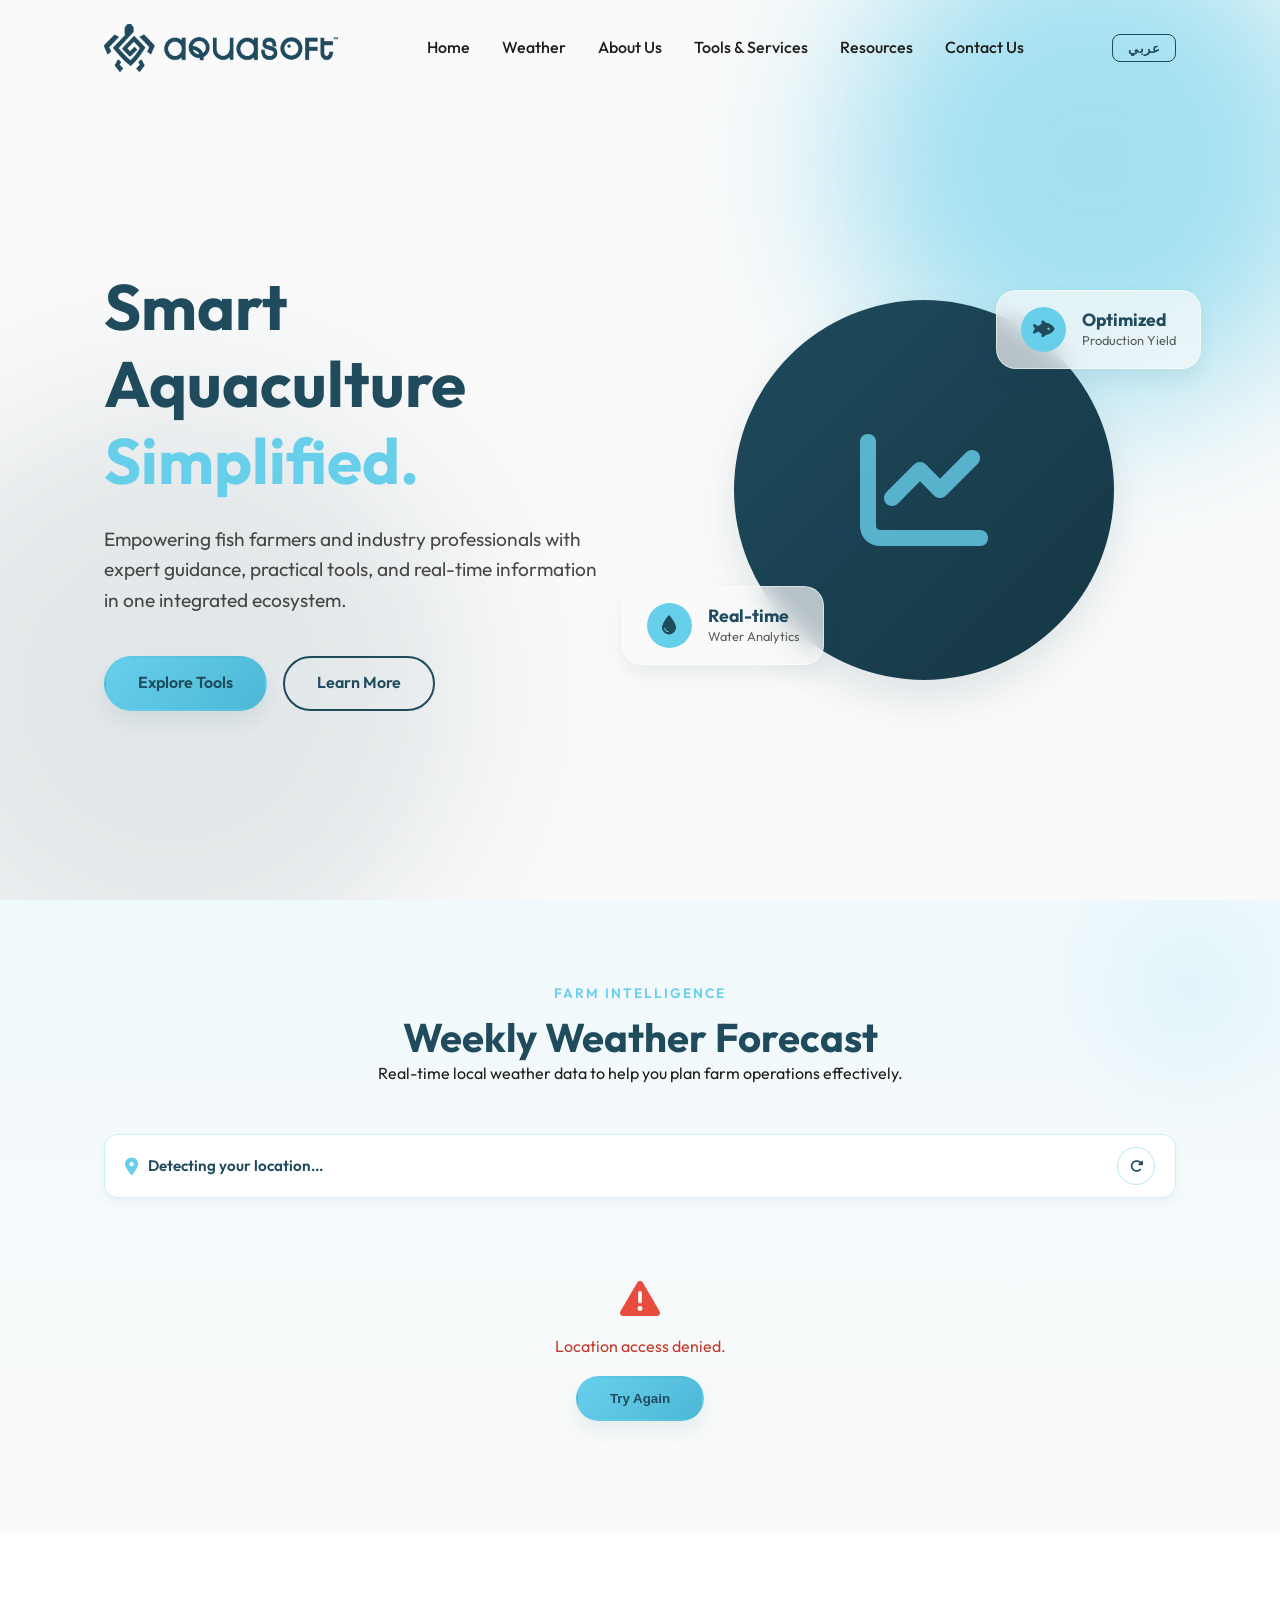
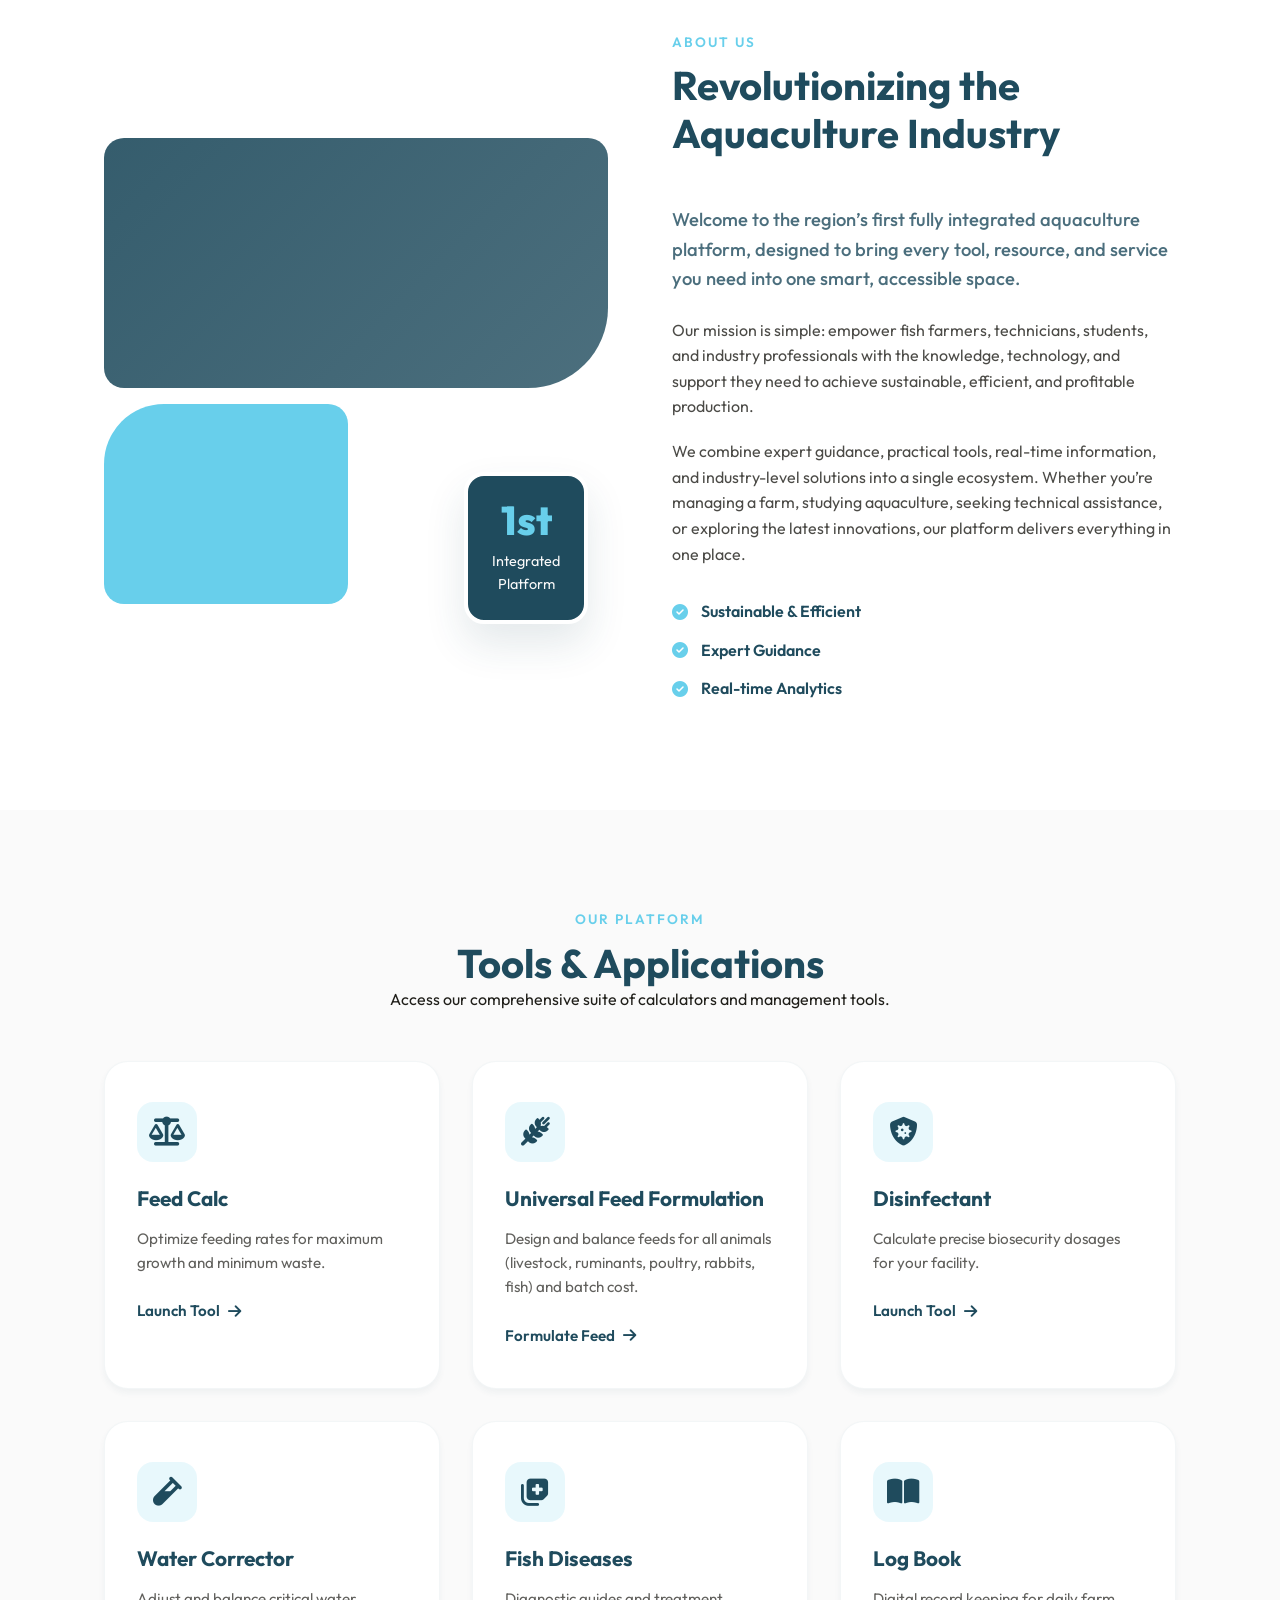
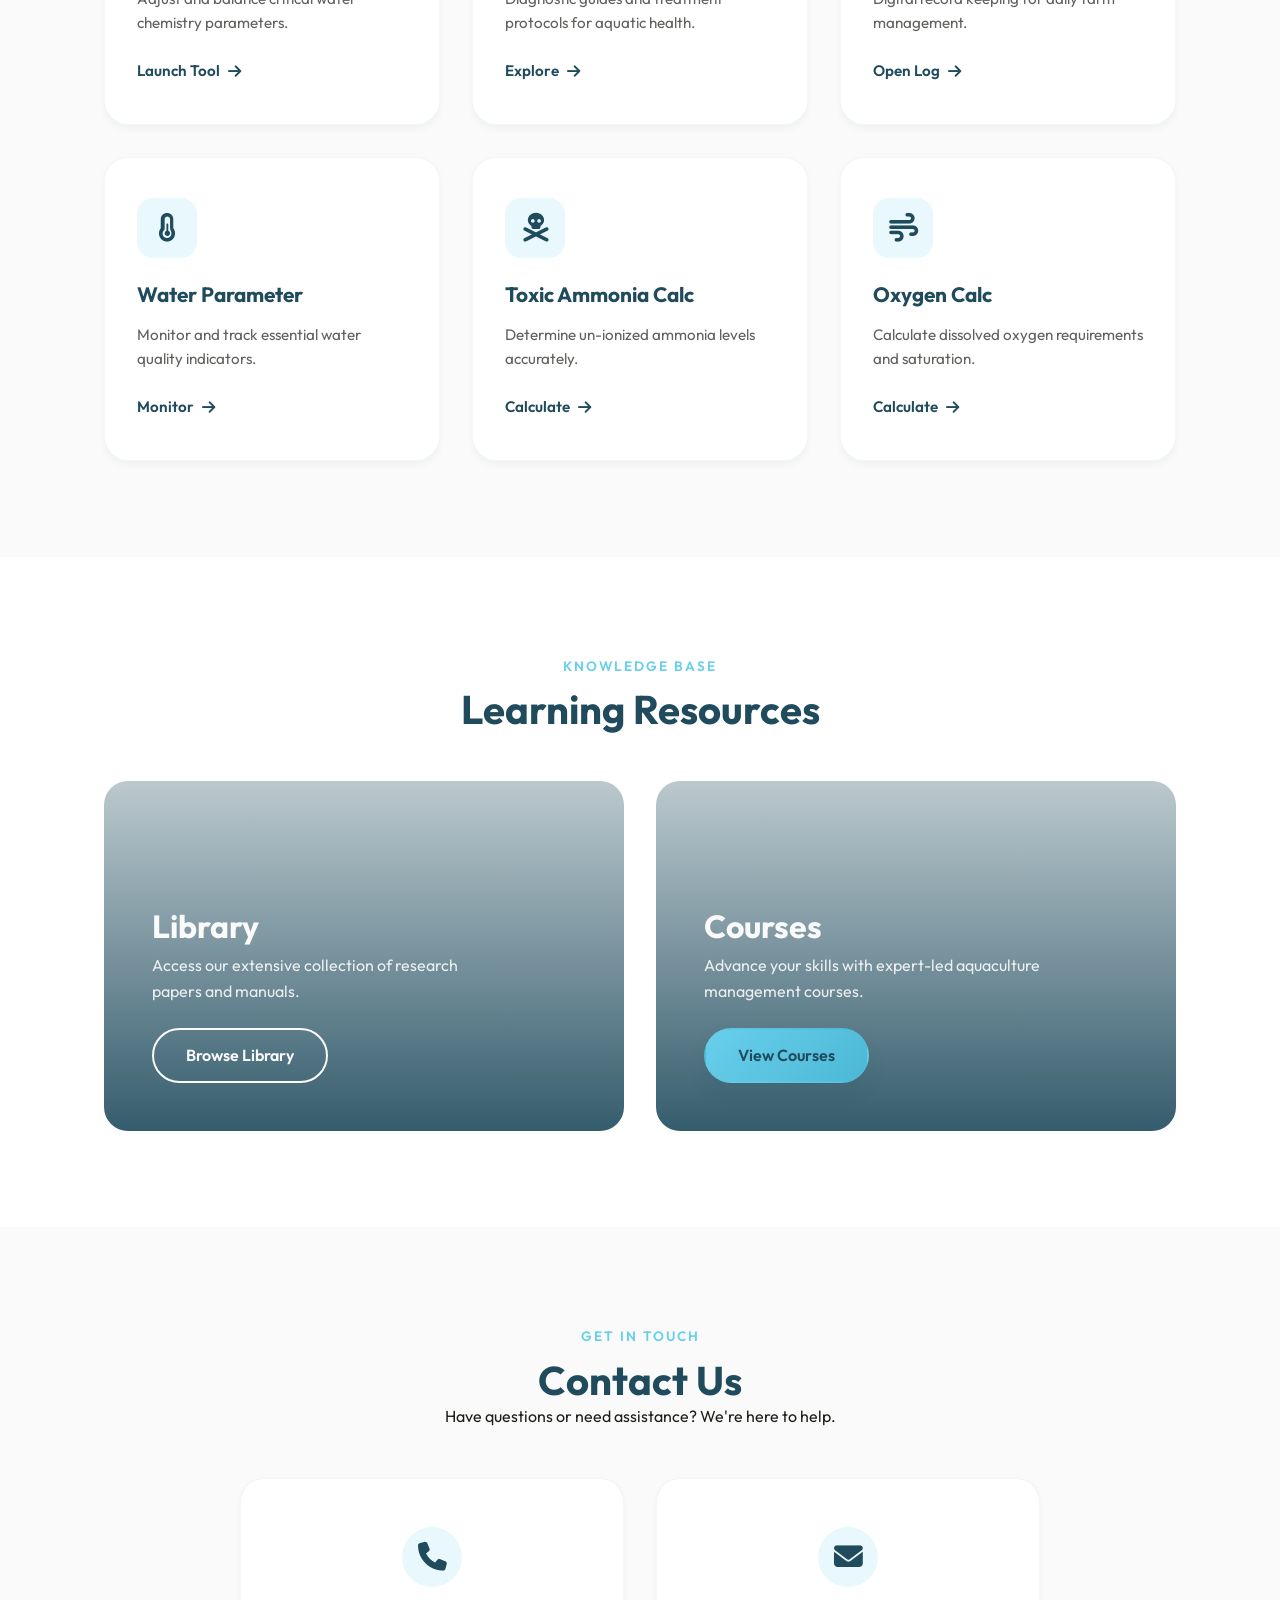
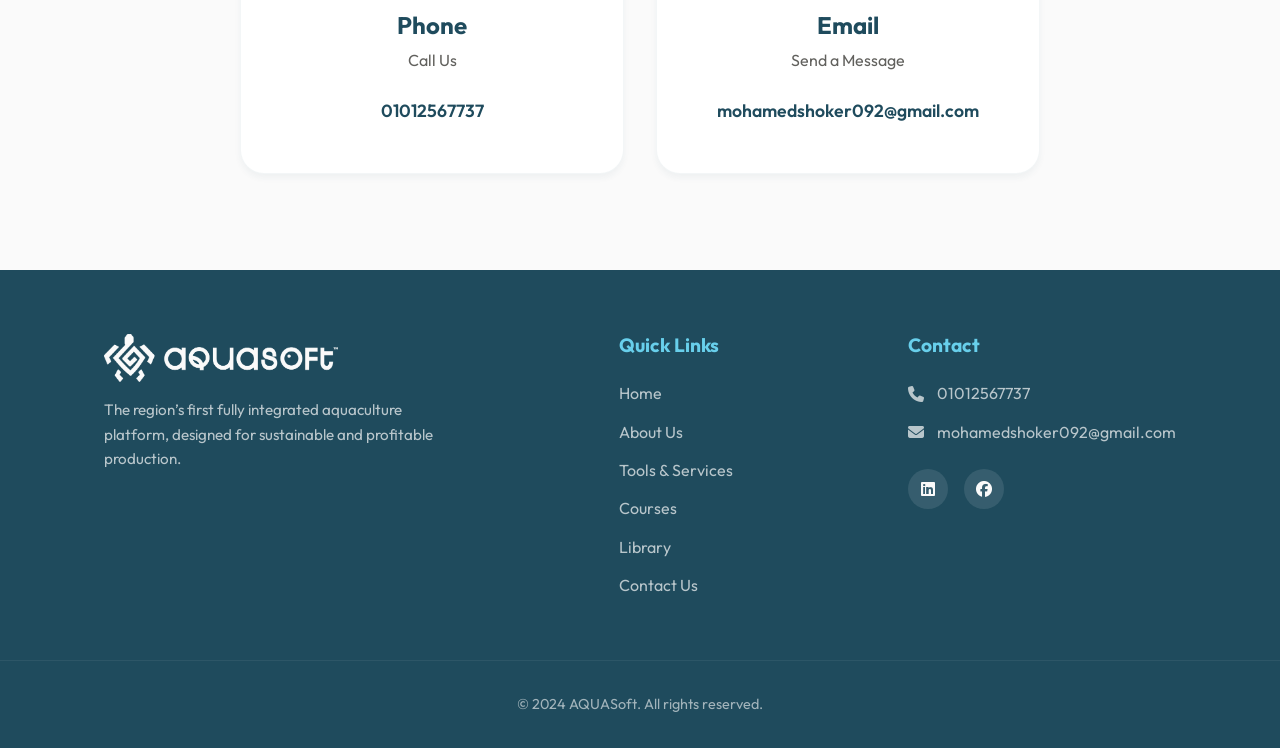
<file: index.html>
<!DOCTYPE html>
<html lang="en">

<head>
    <meta charset="UTF-8">
    <meta name="viewport" content="width=device-width, initial-scale=1.0">
    <title>AQUASoft | Integrated Aquaculture Platform</title>
    <meta name="description"
        content="The region's first fully integrated aquaculture platform for fish farmers, technicians, students, and industry professionals.">
    <link rel="preconnect" href="https://fonts.googleapis.com">
    <link rel="preconnect" href="https://fonts.gstatic.com" crossorigin>
    <link href="https://fonts.googleapis.com/css2?family=Outfit:wght@300;400;500;600;700;800&display=swap"
        rel="stylesheet">
    <link href="https://fonts.googleapis.com/css2?family=Tajawal:wght@300;400;500;700;800&display=swap"
        rel="stylesheet">
    <!-- PWA Setup -->
    <link rel="manifest" href="manifest.json">
    <meta name="theme-color" content="#1F4B5D">
    <link rel="apple-touch-icon" href="icons/icon-192x192.png">
    <link rel="stylesheet" href="style.css">
    <!-- FontAwesome for icons -->
    <link rel="stylesheet" href="https://cdnjs.cloudflare.com/ajax/libs/font-awesome/6.4.0/css/all.min.css">

</head>

<body>
    <!-- Navbar -->
    <nav class="navbar">
        <div class="container nav-container">
            <a href="#" class="logo">
                <img src="images/in ob.png" alt="AQUASoft Logo" class="site-logo">
            </a>
            <ul class="nav-links">
                <li><a href="#home" data-i18n="nav_home">Home</a></li>
                <li><a href="#weather" data-i18n="nav_weather">Weather</a></li>
                <li><a href="#about" data-i18n="nav_about">About Us</a></li>
                <li><a href="#tools" data-i18n="nav_tools">Tools &amp; Services</a></li>
                <li><a href="#resources" data-i18n="nav_resources">Resources</a></li>
                <li><a href="#contact" data-i18n="nav_contact">Contact Us</a></li>
            </ul>
            <div class="nav-actions">
                <!-- PWA Install Button -->
                <button id="pwa-install-btn" class="btn-pwa-install">
                    <i class="fa-solid fa-download"></i>
                    <span data-i18n="pwa_install">Install App</span>
                </button>
                <!-- Language Toggle -->
                <div class="lang-switcher">
                    <button id="lang-toggle" class="btn btn-outline"
                        style="padding: 5px 15px; font-size: 13px; font-weight: 700;">&#1593;&#1585;&#1576;&#1610;</button>
                </div>
            </div>
            <div class="mobile-menu-btn">
                <i class="fa-solid fa-bars"></i>
            </div>
        </div>
    </nav>

    <!-- Hero Section -->
    <section id="home" class="hero">
        <div class="hero-bg-shapes">
            <div class="shape shape-1"></div>
            <div class="shape shape-2"></div>
        </div>
        <div class="container hero-content">
            <div class="hero-text">
                <h1 data-i18n="hero_title">Smart Aquaculture <span>Simplified.</span></h1>
                <p data-i18n="hero_desc">Empowering fish farmers and industry professionals with expert guidance,
                    practical tools, and real-time information in one integrated ecosystem.</p>
                <div class="hero-actions">
                    <a href="#tools" class="btn btn-primary" data-i18n="btn_explore">Explore Tools</a>
                    <a href="#about" class="btn btn-outline" data-i18n="btn_learn">Learn More</a>
                </div>
            </div>
            <div class="hero-image-wrapper">
                <div class="glass-card main-stats-card">
                    <div class="stat-icon"><i class="fa-solid fa-fish-fins"></i></div>
                    <div class="stat-info">
                        <h3 data-i18n="stat1_title">Optimized</h3>
                        <p data-i18n="stat1_desc">Production Yield</p>
                    </div>
                </div>
                <div class="glass-card secondary-stats-card">
                    <div class="stat-icon"><i class="fa-solid fa-droplet"></i></div>
                    <div class="stat-info">
                        <h3 data-i18n="stat2_title">Real-time</h3>
                        <p data-i18n="stat2_desc">Water Analytics</p>
                    </div>
                </div>
                <div class="hero-visual-circle">
                    <i class="fa-solid fa-chart-line placeholder-icon"></i>
                </div>
            </div>
        </div>
    </section>

    <!-- Weather Section -->
    <section id="weather" class="weather-section">
        <div class="container">
            <div class="section-header center">
                <span class="subtitle" data-i18n="weather_subtitle">Farm Intelligence</span>
                <h2 data-i18n="weather_title">Weekly Weather Forecast</h2>
                <p data-i18n="weather_desc">Real-time local weather data to help you plan farm operations effectively.</p>
            </div>

            <!-- Location Bar -->
            <div class="weather-location-bar">
                <div id="weather-location-info">
                    <i class="fa-solid fa-location-dot"></i>
                    <span id="weather-location-text" data-i18n="weather_detecting">Detecting your location...</span>
                </div>
                <button id="weather-refresh-btn" class="btn-weather-refresh" title="Refresh">
                    <i class="fa-solid fa-rotate-right"></i>
                </button>
            </div>

            <!-- Loading State -->
            <div id="weather-loading" class="weather-loading">
                <div class="weather-spinner"></div>
                <p data-i18n="weather_loading">Loading weather data...</p>
            </div>

            <!-- Error State -->
            <div id="weather-error" class="weather-error" style="display:none;">
                <i class="fa-solid fa-triangle-exclamation"></i>
                <p id="weather-error-msg" data-i18n="weather_error">Could not retrieve weather data. Please allow location access.</p>
                <button id="weather-retry-btn" class="btn btn-primary" data-i18n="weather_retry">Try Again</button>
            </div>

            <!-- Weather Cards -->
            <div id="weather-cards" class="weather-cards-grid" style="display:none;"></div>

            <!-- Weather Summary Bar -->
            <div id="weather-summary" class="weather-summary-bar" style="display:none;">
                <div class="summary-item">
                    <i class="fa-solid fa-temperature-high"></i>
                    <div>
                        <span class="summary-label" data-i18n="w_avg_temp">Avg. Temperature</span>
                        <span id="w-avg-temp" class="summary-value">--</span>
                    </div>
                </div>
                <div class="summary-item">
                    <i class="fa-solid fa-cloud-rain"></i>
                    <div>
                        <span class="summary-label" data-i18n="w_total_rain">Total Rainfall</span>
                        <span id="w-total-rain" class="summary-value">--</span>
                    </div>
                </div>
                <div class="summary-item">
                    <i class="fa-solid fa-wind"></i>
                    <div>
                        <span class="summary-label" data-i18n="w_avg_wind">Avg. Wind Speed</span>
                        <span id="w-avg-wind" class="summary-value">--</span>
                    </div>
                </div>
                <div class="summary-item">
                    <i class="fa-solid fa-sun"></i>
                    <div>
                        <span class="summary-label" data-i18n="w_uv">Max UV Index</span>
                        <span id="w-max-uv" class="summary-value">--</span>
                    </div>
                </div>
            </div>
        </div>
    </section>

    <!-- About Us Section -->
    <section id="about" class="about">
        <div class="container about-container">
            <div class="about-image">
                <div class="image-grid">
                    <div class="grid-item img-1"></div>
                    <div class="grid-item img-2"></div>
                </div>
                <div class="experience-badge">
                    <span data-i18n="badge_span">1st</span>
                    <p data-i18n="badge_p">Integrated<br>Platform</p>
                </div>
            </div>
            <div class="about-text">
                <div class="section-header">
                    <span class="subtitle" data-i18n="about_subtitle">About Us</span>
                    <h2 data-i18n="about_title">Revolutionizing the Aquaculture Industry</h2>
                </div>
                <p class="lead-text" data-i18n="about_lead">Welcome to the region's first fully integrated aquaculture
                    platform, designed to bring every tool, resource, and service you need into one smart, accessible space.
                </p>
                <p data-i18n="about_p1">Our mission is simple: empower fish farmers, technicians, students, and industry
                    professionals with the knowledge, technology, and support they need to achieve sustainable, efficient,
                    and profitable production.</p>
                <p data-i18n="about_p2">We combine expert guidance, practical tools, real-time information, and
                    industry-level solutions into a single ecosystem. Whether you're managing a farm, studying aquaculture,
                    seeking technical assistance, or exploring the latest innovations, our platform delivers everything in
                    one place.</p>

                <ul class="features-list">
                    <li data-i18n="feat1"><i class="fa-solid fa-circle-check"></i> Sustainable &amp; Efficient</li>
                    <li data-i18n="feat2"><i class="fa-solid fa-circle-check"></i> Expert Guidance</li>
                    <li data-i18n="feat3"><i class="fa-solid fa-circle-check"></i> Real-time Analytics</li>
                </ul>
            </div>
        </div>
    </section>

    <!-- Tools Section -->
    <section id="tools" class="tools">
        <div class="container">
            <div class="section-header center">
                <span class="subtitle" data-i18n="tools_subtitle">Our Platform</span>
                <h2 data-i18n="tools_title">Tools &amp; Applications</h2>
                <p data-i18n="tools_desc">Access our comprehensive suite of calculators and management tools.</p>
            </div>

            <div class="tools-grid">
                <!-- Feed Calc -->
                <a href="tools/feed.html" class="tool-card">
                    <div class="tool-icon"><i class="fa-solid fa-scale-balanced"></i></div>
                    <h3 data-i18n="tool1_title">Feed Calc</h3>
                    <p data-i18n="tool1_desc">Optimize feeding rates for maximum growth and minimum waste.</p>
                    <span class="tool-link" data-i18n="tool1_link">Launch Tool <i class="fa-solid fa-arrow-right"></i></span>
                </a>

                <!-- Universal Feed Formulation -->
                <a href="tools/feed-formulation.html" class="tool-card">
                    <div class="tool-icon"><i class="fa-solid fa-wheat-awn"></i></div>
                    <h3 data-i18n="tool_formulation_title">Universal Feed Formulation</h3>
                    <p data-i18n="tool_formulation_desc">Design and balance feeds for all animals (livestock, ruminants, poultry, rabbits, fish) and batch cost.</p>
                    <span class="tool-link" data-i18n="tool_formulation_link">Formulate Feed <i class="fa-solid fa-arrow-right"></i></span>
                </a>

                <!-- Disinfectant -->
                <a href="tools/disinfectans.html" class="tool-card">
                    <div class="tool-icon"><i class="fa-solid fa-shield-virus"></i></div>
                    <h3 data-i18n="tool2_title">Disinfectant</h3>
                    <p data-i18n="tool2_desc">Calculate precise biosecurity dosages for farm protection.</p>
                    <span class="tool-link" data-i18n="tool2_link">Launch Tool <i class="fa-solid fa-arrow-right"></i></span>
                </a>

                <!-- Water Corrector -->
                <a href="tools/water-corrector.html" class="tool-card">
                    <div class="tool-icon"><i class="fa-solid fa-vial"></i></div>
                    <h3 data-i18n="tool3_title">Water Corrector</h3>
                    <p data-i18n="tool3_desc">Adjust and balance critical water chemistry parameters.</p>
                    <span class="tool-link" data-i18n="tool3_link">Launch Tool <i class="fa-solid fa-arrow-right"></i></span>
                </a>

                <!-- Fish Diseases -->
                <a href="tools/coming-soon.html" class="tool-card">
                    <div class="tool-icon"><i class="fa-solid fa-notes-medical"></i></div>
                    <h3 data-i18n="tool4_title">Fish Diseases</h3>
                    <p data-i18n="tool4_desc">Diagnostic guides and treatment protocols for aquatic health.</p>
                    <span class="tool-link" data-i18n="tool4_link">Explore <i class="fa-solid fa-arrow-right"></i></span>
                </a>

                <!-- Log Book -->
                <a href="tools/log-book.html" class="tool-card">
                    <div class="tool-icon"><i class="fa-solid fa-book-open"></i></div>
                    <h3 data-i18n="tool5_title">Log Book</h3>
                    <p data-i18n="tool5_desc">Digital record keeping for daily farm management.</p>
                    <span class="tool-link" data-i18n="tool5_link">Open Log <i class="fa-solid fa-arrow-right"></i></span>
                </a>

                <!-- Water Parameter -->
                <a href="tools/water-parameter.html" class="tool-card">
                    <div class="tool-icon"><i class="fa-solid fa-temperature-half"></i></div>
                    <h3 data-i18n="tool6_title">Water Parameter</h3>
                    <p data-i18n="tool6_desc">Monitor and track essential water quality indicators.</p>
                    <span class="tool-link" data-i18n="tool6_link">Monitor <i class="fa-solid fa-arrow-right"></i></span>
                </a>

                <!-- Toxic Ammonia Calc -->
                <a href="tools/ammonia.html" class="tool-card">
                    <div class="tool-icon"><i class="fa-solid fa-skull-crossbones"></i></div>
                    <h3 data-i18n="tool7_title">Toxic Ammonia Calc</h3>
                    <p data-i18n="tool7_desc">Determine un-ionized ammonia levels accurately.</p>
                    <span class="tool-link" data-i18n="tool7_link">Calculate <i class="fa-solid fa-arrow-right"></i></span>
                </a>

                <!-- Oxygen Calc -->
                <a href="tools/oxygen.html" class="tool-card">
                    <div class="tool-icon"><i class="fa-solid fa-wind"></i></div>
                    <h3 data-i18n="tool8_title">Oxygen Calc</h3>
                    <p data-i18n="tool8_desc">Calculate dissolved oxygen requirements for your fish stock.</p>
                    <span class="tool-link" data-i18n="tool8_link">Calculate <i class="fa-solid fa-arrow-right"></i></span>
                </a>
            </div>
        </div>
    </section>

    <!-- Resources Section -->
    <section id="resources" class="resources">
        <div class="container">
            <div class="section-header center">
                <span class="subtitle" data-i18n="res_subtitle">Knowledge Base</span>
                <h2 data-i18n="res_title">Learning Resources</h2>
            </div>
            <div class="resources-grid">
                <div class="resource-card">
                    <div class="resource-bg lib-bg"></div>
                    <div class="resource-content">
                        <h3 data-i18n="res1_title">Library</h3>
                        <p data-i18n="res1_desc">Access our extensive collection of research papers, manuals, and
                            industry guides.</p>
                        <a href="tools/library.html" class="btn btn-outline btn-light" data-i18n="res1_link">Browse Library</a>
                    </div>
                </div>
                <div class="resource-card">
                    <div class="resource-bg course-bg"></div>
                    <div class="resource-content">
                        <h3 data-i18n="res2_title">Courses</h3>
                        <p data-i18n="res2_desc">Advance your skills with expert-led courses in aquaculture management.</p>
                        <a href="tools/course.html" class="btn btn-primary" data-i18n="res2_link">View Courses</a>
                    </div>
                </div>
            </div>
        </div>
    </section>

    <!-- Contact Section -->
    <section id="contact" class="contact">
        <div class="container contact-container">
            <div class="section-header center">
                <span class="subtitle" data-i18n="contact_subtitle">Get In Touch</span>
                <h2 data-i18n="contact_title">Contact Us</h2>
                <p data-i18n="contact_desc">Have questions or need assistance? We're here to help.</p>
            </div>
            <div class="contact-cards">
                <div class="contact-card">
                    <div class="contact-icon"><i class="fa-solid fa-phone"></i></div>
                    <h3 data-i18n="contact1_title">Phone</h3>
                    <p data-i18n="contact1_desc">Give us a call</p>
                    <a href="tel:01012567737" class="contact-link">01012567737</a>
                </div>
                <div class="contact-card">
                    <div class="contact-icon"><i class="fa-solid fa-envelope"></i></div>
                    <h3 data-i18n="contact2_title">Email</h3>
                    <p data-i18n="contact2_desc">Send us a message</p>
                    <a href="mailto:mohamedshoker092@gmail.com" class="contact-link">mohamedshoker092@gmail.com</a>
                </div>
            </div>
        </div>
    </section>

    <!-- Footer -->
    <footer>
        <div class="container footer-container">
            <div class="footer-brand">
                <a href="#" class="logo footer-logo">
                    <img src="images/in white.png" alt="AQUASoft Logo" class="site-logo">
                </a>
                <p data-i18n="footer_desc">The region's first fully integrated aquaculture platform, designed for sustainable and profitable production.</p>
            </div>
            <div class="footer-links">
                <h4 data-i18n="footer_quick">Quick Links</h4>
                <ul>
                    <li><a href="#home" data-i18n="nav_home">Home</a></li>
                    <li><a href="#about" data-i18n="nav_about">About Us</a></li>
                    <li><a href="#tools" data-i18n="nav_tools">Tools &amp; Services</a></li>
                    <li><a href="tools/course.html" data-i18n="res2_title">Courses</a></li>
                    <li><a href="tools/library.html" data-i18n="res1_title">Library</a></li>
                    <li><a href="#contact" data-i18n="nav_contact">Contact Us</a></li>
                </ul>
            </div>
            <div class="footer-contact">
                <h4 data-i18n="footer_contact">Contact</h4>
                <p><i class="fa-solid fa-phone"></i> 01012567737</p>
                <p><i class="fa-solid fa-envelope"></i> mohamedshoker092@gmail.com</p>
                <div class="social-links">
                    <a href="https://www.linkedin.com/in/mohamed-karam-0a1b27256/" target="_blank"><i class="fa-brands fa-linkedin"></i></a>
                    <a href="https://www.facebook.com/mesh.mohamed.karam?locale=ar_AR" target="_blank"><i class="fa-brands fa-facebook"></i></a>
                </div>
            </div>
        </div>
        <div class="footer-bottom">
            <p data-i18n="footer_rights">&copy; 2024 AQUASoft. All rights reserved.</p>
        </div>
    </footer>

    <script src="translations.js"></script>
    <script src="script.js"></script>
</body>

</html>
</file>
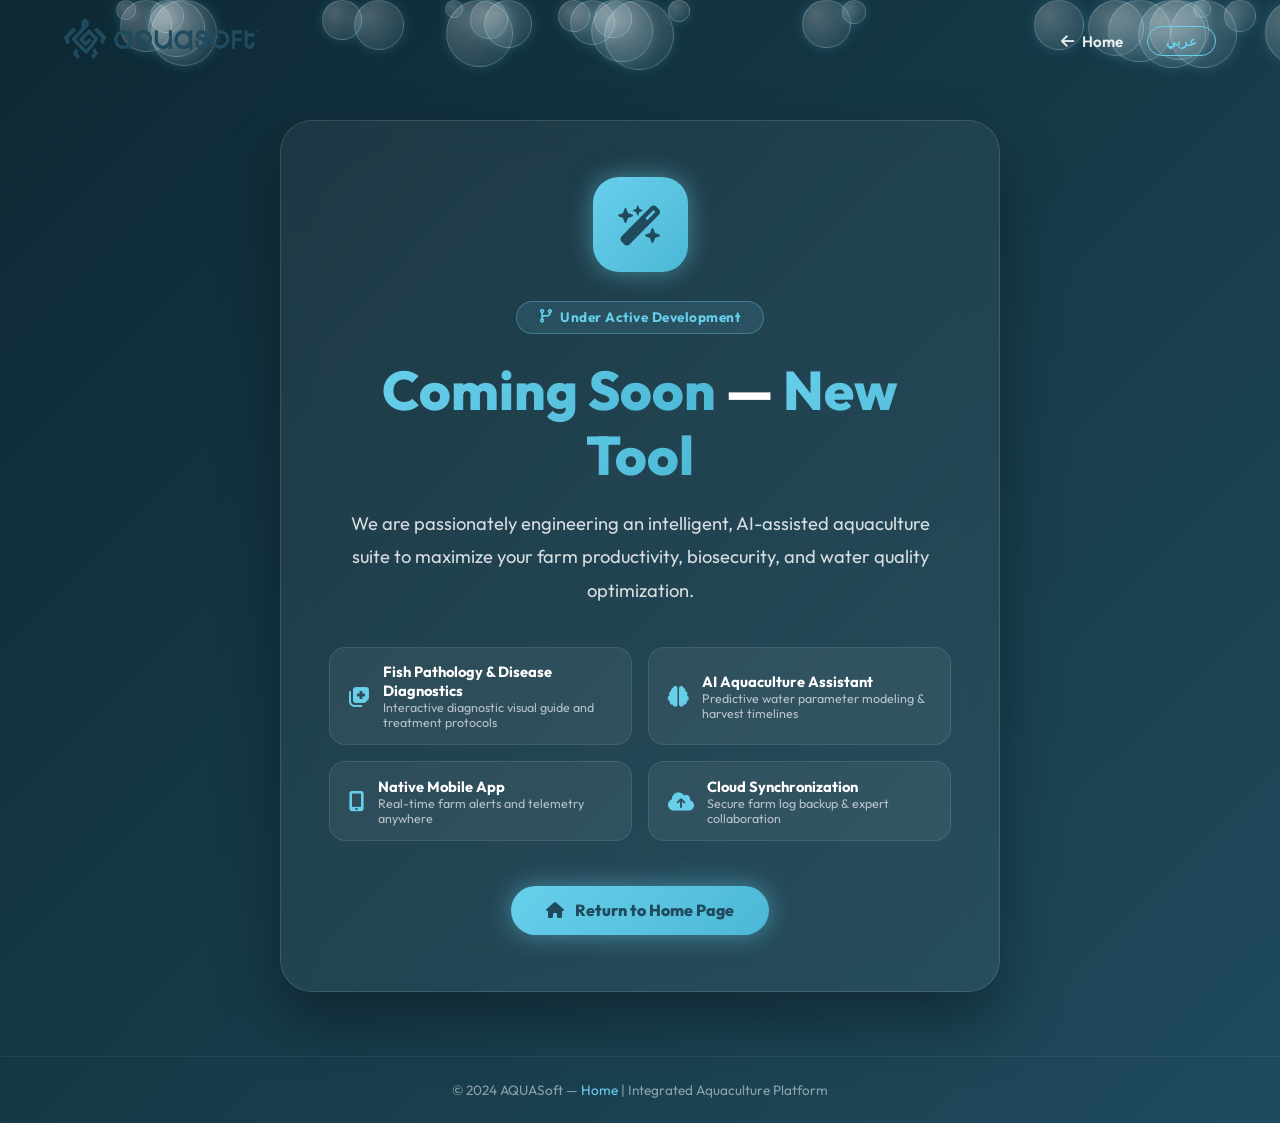
<file: tools/coming-soon.html>
<!DOCTYPE html>
<html lang="ar" dir="rtl">
<head>
  <link rel="manifest" href="../manifest.json">
  <meta name="theme-color" content="#1F4B5D">
  <link rel="apple-touch-icon" href="../icons/icon-192x192.png">
  <meta charset="UTF-8">
  <meta name="viewport" content="width=device-width, initial-scale=1.0">
  <title>AQUASoft | قريباً - أداة قادمة</title>

  <!-- Fonts -->
  <link rel="preconnect" href="https://fonts.googleapis.com">
  <link rel="preconnect" href="https://fonts.gstatic.com" crossorigin>
  <link href="https://fonts.googleapis.com/css2?family=Outfit:wght@300;400;500;600;700;800&display=swap" rel="stylesheet">
  <link href="https://fonts.googleapis.com/css2?family=Tajawal:wght@300;400;500;700;800&display=swap" rel="stylesheet">

  <!-- FontAwesome -->
  <link rel="stylesheet" href="https://cdnjs.cloudflare.com/ajax/libs/font-awesome/6.4.0/css/all.min.css">

  <style>
    /* ===== Design Tokens (matching AQUASoft theme) ===== */
    :root {
      --color-ocean-blue: #1F4B5D;
      --color-aqua: #68CFEB;
      --color-soft-white: #FAFAFA;
      --color-charcoal: #1F1E19;
      --gradient-primary: linear-gradient(135deg, #1F4B5D 0%, #153644 100%);
      --gradient-accent: linear-gradient(135deg, #68CFEB 0%, #4cb8d6 100%);
      --shadow-sm: 0 4px 6px rgba(31, 75, 93, 0.05);
      --shadow-md: 0 10px 20px rgba(31, 75, 93, 0.08);
      --shadow-lg: 0 20px 40px rgba(31, 75, 93, 0.12);
      --shadow-glow: 0 0 25px rgba(104, 207, 235, 0.5);
      --transition: 0.3s cubic-bezier(0.4, 0, 0.2, 1);
    }

    * {
      margin: 0;
      padding: 0;
      box-sizing: border-box;
    }

    body {
      font-family: 'Tajawal', sans-serif;
      background: linear-gradient(135deg, #0d2833 0%, #153644 40%, #1F4B5D 100%);
      color: #fff;
      min-height: 100vh;
      display: flex;
      flex-direction: column;
      justify-content: space-between;
      position: relative;
      overflow-x: hidden;
    }

    body.ltr {
      font-family: 'Outfit', sans-serif;
    }

    a { text-decoration: none; color: inherit; transition: var(--transition); }

    /* ===== Animated Water Bubbles ===== */
    .bubbles-container {
      position: fixed;
      top: 0; left: 0;
      width: 100%; height: 100%;
      overflow: hidden;
      z-index: 1;
      pointer-events: none;
    }

    .bubble {
      position: absolute;
      border-radius: 50%;
      background: radial-gradient(circle at 30% 30%, rgba(255, 255, 255, 0.25), rgba(104, 207, 235, 0.08));
      border: 1px solid rgba(255, 255, 255, 0.18);
      box-shadow: 0 0 12px rgba(104, 207, 235, 0.2);
      animation: floatUp linear infinite;
    }

    @keyframes floatUp {
      0% {
        transform: translateY(105vh) scale(0.3);
        opacity: 0;
      }
      15% {
        opacity: 0.45;
      }
      85% {
        opacity: 0.45;
      }
      100% {
        transform: translateY(-80px) scale(1);
        opacity: 0;
      }
    }

    /* ===== Navbar ===== */
    .navbar {
      position: fixed;
      top: 0; left: 0; right: 0;
      z-index: 1000;
      padding: 1.2rem 0;
      transition: var(--transition);
      background: transparent;
    }

    .navbar.scrolled {
      background: rgba(21, 54, 68, 0.85);
      backdrop-filter: blur(12px);
      box-shadow: 0 4px 20px rgba(0,0,0,0.25);
      padding: 0.8rem 0;
    }

    .nav-container {
      max-width: 1300px;
      margin: 0 auto;
      padding: 0 5%;
      display: flex;
      align-items: center;
      justify-content: space-between;
    }

    .logo img {
      height: 40px;
      width: auto;
    }

    .nav-right {
      display: flex;
      align-items: center;
      gap: 1.5rem;
    }

    .back-btn {
      display: flex;
      align-items: center;
      gap: 0.5rem;
      color: rgba(255,255,255,0.9);
      font-weight: 600;
      font-size: 0.95rem;
      transition: var(--transition);
    }

    .back-btn:hover {
      color: var(--color-aqua);
      transform: translateX(-3px);
    }

    html[dir="ltr"] .back-btn:hover {
      transform: translateX(3px);
    }

    #lang-toggle {
      padding: 6px 18px;
      font-size: 13px;
      font-weight: 700;
      border: 1.5px solid var(--color-aqua);
      background: transparent;
      color: var(--color-aqua);
      border-radius: 50px;
      cursor: pointer;
      transition: var(--transition);
      font-family: inherit;
      letter-spacing: 0.3px;
    }

    #lang-toggle:hover {
      background: var(--color-aqua);
      color: var(--color-ocean-blue);
    }

    /* ===== Main Hero Center Section ===== */
    .main-section {
      position: relative;
      z-index: 10;
      display: flex;
      align-items: center;
      justify-content: center;
      padding: 7.5rem 5% 4rem;
      min-height: calc(100vh - 80px);
    }

    .coming-card {
      background: rgba(255, 255, 255, 0.05);
      backdrop-filter: blur(16px);
      -webkit-backdrop-filter: blur(16px);
      border: 1px solid rgba(255, 255, 255, 0.12);
      border-radius: 32px;
      padding: 3.5rem 3rem;
      max-width: 720px;
      width: 100%;
      text-align: center;
      box-shadow: 0 30px 60px rgba(0, 0, 0, 0.35);
      animation: cardFade 0.8s ease-out;
    }

    @keyframes cardFade {
      from { opacity: 0; transform: translateY(30px); }
      to   { opacity: 1; transform: translateY(0); }
    }

    .icon-halo {
      width: 95px;
      height: 95px;
      margin: 0 auto 1.8rem;
      border-radius: 26px;
      background: var(--gradient-accent);
      display: flex;
      align-items: center;
      justify-content: center;
      font-size: 2.5rem;
      color: var(--color-ocean-blue);
      box-shadow: var(--shadow-glow);
      animation: pulseGlow 3s infinite alternate ease-in-out;
    }

    @keyframes pulseGlow {
      from { transform: scale(1); box-shadow: 0 0 20px rgba(104, 207, 235, 0.4); }
      to   { transform: scale(1.05); box-shadow: 0 0 35px rgba(104, 207, 235, 0.8); }
    }

    .hero-badge {
      display: inline-flex;
      align-items: center;
      gap: 0.5rem;
      background: rgba(104, 207, 235, 0.12);
      border: 1px solid rgba(104, 207, 235, 0.35);
      color: var(--color-aqua);
      padding: 0.4rem 1.4rem;
      border-radius: 50px;
      font-size: 0.85rem;
      font-weight: 700;
      letter-spacing: 0.5px;
      margin-bottom: 1.5rem;
    }

    .coming-card h1 {
      font-size: clamp(2.3rem, 5vw, 3.4rem);
      font-weight: 800;
      margin-bottom: 1.2rem;
      line-height: 1.2;
    }

    .coming-card h1 span {
      background: var(--gradient-accent);
      -webkit-background-clip: text;
      -webkit-text-fill-color: transparent;
      background-clip: text;
    }

    .coming-card p.lead {
      color: rgba(255, 255, 255, 0.82);
      font-size: 1.15rem;
      line-height: 1.8;
      max-width: 580px;
      margin: 0 auto 2.5rem;
    }

    /* ===== Upcoming Feature Badges ===== */
    .features-grid {
      display: grid;
      grid-template-columns: repeat(auto-fit, minmax(240px, 1fr));
      gap: 1rem;
      margin-bottom: 2.8rem;
    }

    .feature-pill {
      background: rgba(255, 255, 255, 0.06);
      border: 1px solid rgba(255, 255, 255, 0.1);
      border-radius: 16px;
      padding: 0.9rem 1.2rem;
      display: flex;
      align-items: center;
      gap: 0.8rem;
      text-align: right;
      transition: var(--transition);
    }

    html[dir="ltr"] .feature-pill {
      text-align: left;
    }

    .feature-pill:hover {
      background: rgba(104, 207, 235, 0.12);
      border-color: rgba(104, 207, 235, 0.4);
      transform: translateY(-2px);
    }

    .feature-pill i {
      font-size: 1.3rem;
      color: var(--color-aqua);
      flex-shrink: 0;
    }

    .feature-pill-title {
      font-weight: 700;
      font-size: 0.92rem;
      color: #fff;
    }

    .feature-pill-desc {
      font-size: 0.78rem;
      color: rgba(255, 255, 255, 0.65);
    }

    /* ===== Actions ===== */
    .btn-return-home {
      display: inline-flex;
      align-items: center;
      gap: 0.7rem;
      background: var(--gradient-accent);
      color: var(--color-ocean-blue);
      font-weight: 800;
      font-size: 1rem;
      padding: 0.9rem 2.2rem;
      border-radius: 50px;
      box-shadow: var(--shadow-glow);
      transition: var(--transition);
    }

    .btn-return-home:hover {
      transform: translateY(-3px);
      box-shadow: 0 0 30px rgba(104, 207, 235, 0.8);
      color: #0c2d3a;
    }

    /* ===== Footer ===== */
    .page-footer {
      position: relative;
      z-index: 10;
      text-align: center;
      padding: 1.5rem;
      font-size: 0.85rem;
      color: rgba(255, 255, 255, 0.5);
      border-top: 1px solid rgba(255, 255, 255, 0.06);
    }

    .page-footer a { color: var(--color-aqua); }

    @media (max-width: 600px) {
      .coming-card { padding: 2.5rem 1.5rem; }
      .features-grid { grid-template-columns: 1fr; }
    }
  </style>
</head>
<body>

  <!-- Bubbles Canvas -->
  <div class="bubbles-container" id="bubblesContainer"></div>

  <!-- Navbar -->
  <nav class="navbar" id="navbar">
    <div class="nav-container">
      <a href="../index.html" class="logo">
        <img src="../images/in ob.png" alt="AQUASoft Logo">
      </a>
      <div class="nav-right">
        <a href="../index.html" class="back-btn" id="back-link">
          <i class="fa-solid fa-arrow-right" id="back-icon"></i>
          <span data-i18n="back">الصفحة الرئيسية</span>
        </a>
        <button id="lang-toggle">English</button>
      </div>
    </div>
  </nav>

  <!-- Main Content -->
  <main class="main-section">
    <div class="coming-card">
      <div class="icon-halo">
        <i class="fa-solid fa-wand-magic-sparkles"></i>
      </div>

      <div class="hero-badge">
        <i class="fa-solid fa-code-branch"></i>
        <span data-i18n="badge_text">قيد التطوير والبرمجة</span>
      </div>

      <h1>
        <span data-i18n="title_part1">قريباً</span> &mdash; <span data-i18n="title_part2">أداة جديدة</span>
      </h1>

      <p class="lead" data-i18n="lead_desc">
        نعمل بكل شغف على تطوير وإطلاق مجموعة من الأنظمة التفاعلية والذكية المدعومة بالذكاء الاصطناعي لرفع كفاءة وإنتاجية مزرعتك المائية إلى أعلى المستويات.
      </p>

      <!-- Features Preview Grid -->
      <div class="features-grid">
        <div class="feature-pill">
          <i class="fa-solid fa-notes-medical"></i>
          <div>
            <div class="feature-pill-title" data-i18n="feat1_title">تشخيص أمراض الأسماك</div>
            <div class="feature-pill-desc" data-i18n="feat1_desc">دليل تشخيصي تفاعلي بالصور وبروتوكولات العلاج</div>
          </div>
        </div>

        <div class="feature-pill">
          <i class="fa-solid fa-brain"></i>
          <div>
            <div class="feature-pill-title" data-i18n="feat2_title">مساعد الذكاء الاصطناعي</div>
            <div class="feature-pill-desc" data-i18n="feat2_desc">تحليلات تنبؤية لمؤشرات المياه ومواعيد الحصاد</div>
          </div>
        </div>

        <div class="feature-pill">
          <i class="fa-solid fa-mobile-screen-button"></i>
          <div>
            <div class="feature-pill-title" data-i18n="feat3_title">تطبيق الهواتف الذكية</div>
            <div class="feature-pill-desc" data-i18n="feat3_desc">إدارة وتنبيهات فورية لمزرعتك من أي مكان</div>
          </div>
        </div>

        <div class="feature-pill">
          <i class="fa-solid fa-cloud-arrow-up"></i>
          <div>
            <div class="feature-pill-title" data-i18n="feat4_title">المزامنة السحابية</div>
            <div class="feature-pill-desc" data-i18n="feat4_desc">حفظ السجلات ومشاركتها مع فريق العمل والخبراء</div>
          </div>
        </div>
      </div>

      <!-- Return Button -->
      <div>
        <a href="../index.html" class="btn-return-home">
          <i class="fa-solid fa-house"></i>
          <span data-i18n="btn_return">العودة إلى الصفحة الرئيسية</span>
        </a>
      </div>
    </div>
  </main>

  <!-- Footer -->
  <footer class="page-footer">
    <p>&copy; 2024 AQUASoft &mdash; <a href="../index.html" data-i18n="footer_home">الصفحة الرئيسية</a> | Integrated Aquaculture Platform</p>
  </footer>

  <script>
    // ============================================================
    // TRANSLATIONS DICTIONARY
    // ============================================================
    const t = {
      ar: {
        back: 'الصفحة الرئيسية',
        badge_text: 'قيد التطوير والبرمجة',
        title_part1: 'قريباً',
        title_part2: 'أداة جديدة',
        lead_desc: 'نعمل بكل شغف على تطوير وإطلاق مجموعة من الأنظمة التفاعلية والذكية المدعومة بالذكاء الاصطناعي لرفع كفاءة وإنتاجية مزرعتك المائية إلى أعلى المستويات.',
        feat1_title: 'تشخيص أمراض الأسماك',
        feat1_desc: 'دليل تشخيصي تفاعلي بالصور وبروتوكولات العلاج',
        feat2_title: 'مساعد الذكاء الاصطناعي',
        feat2_desc: 'تحليلات تنبؤية لمؤشرات المياه ومواعيد الحصاد',
        feat3_title: 'تطبيق الهواتف الذكية',
        feat3_desc: 'إدارة وتنبيهات فورية لمزرعتك من أي مكان',
        feat4_title: 'المزامنة السحابية',
        feat4_desc: 'حفظ السجلات ومشاركتها مع فريق العمل والخبراء',
        btn_return: 'العودة إلى الصفحة الرئيسية',
        footer_home: 'الصفحة الرئيسية'
      },
      en: {
        back: 'Home',
        badge_text: 'Under Active Development',
        title_part1: 'Coming Soon',
        title_part2: 'New Tool',
        lead_desc: 'We are passionately engineering an intelligent, AI-assisted aquaculture suite to maximize your farm productivity, biosecurity, and water quality optimization.',
        feat1_title: 'Fish Pathology & Disease Diagnostics',
        feat1_desc: 'Interactive diagnostic visual guide and treatment protocols',
        feat2_title: 'AI Aquaculture Assistant',
        feat2_desc: 'Predictive water parameter modeling & harvest timelines',
        feat3_title: 'Native Mobile App',
        feat3_desc: 'Real-time farm alerts and telemetry anywhere',
        feat4_title: 'Cloud Synchronization',
        feat4_desc: 'Secure farm log backup & expert collaboration',
        btn_return: 'Return to Home Page',
        footer_home: 'Home'
      }
    };

    // ============================================================
    // STATE & LOGIC
    // ============================================================
    let currentLang = localStorage.getItem('aqasoft_lang') || 'ar';

    function applyLang(lang) {
      currentLang = lang;
      localStorage.setItem('aqasoft_lang', lang);

      const isAr = lang === 'ar';
      document.documentElement.lang = lang;
      document.documentElement.dir = isAr ? 'rtl' : 'ltr';
      document.body.classList.toggle('ltr', !isAr);

      document.getElementById('lang-toggle').textContent = isAr ? 'English' : 'عربي';

      const backIcon = document.getElementById('back-icon');
      if (backIcon) {
        backIcon.className = isAr ? 'fa-solid fa-arrow-right' : 'fa-solid fa-arrow-left';
      }

      // Translate tagged elements
      document.querySelectorAll('[data-i18n]').forEach(el => {
        const key = el.getAttribute('data-i18n');
        if (t[lang] && t[lang][key] !== undefined) {
          el.innerHTML = t[lang][key];
        }
      });
    }

    document.getElementById('lang-toggle').addEventListener('click', () => {
      applyLang(currentLang === 'ar' ? 'en' : 'ar');
    });

    // ============================================================
    // BUBBLES GENERATOR
    // ============================================================
    function createBubbles() {
      const container = document.getElementById('bubblesContainer');
      const bubbleCount = 28;
      for (let i = 0; i < bubbleCount; i++) {
        const b = document.createElement('div');
        b.className = 'bubble';
        const size = Math.random() * 65 + 15;
        const posX = Math.random() * 100;
        const duration = Math.random() * 10 + 7;
        const delay = Math.random() * 12;

        b.style.width = `${size}px`;
        b.style.height = `${size}px`;
        b.style.left = `${posX}%`;
        b.style.animationDuration = `${duration}s`;
        b.style.animationDelay = `${delay}s`;

        container.appendChild(b);
      }
    }

    window.addEventListener('scroll', () => {
      document.getElementById('navbar').classList.toggle('scrolled', window.scrollY > 30);
    });

    // Init
    createBubbles();
    applyLang(currentLang);
  </script>
</body>
</html>
</file>
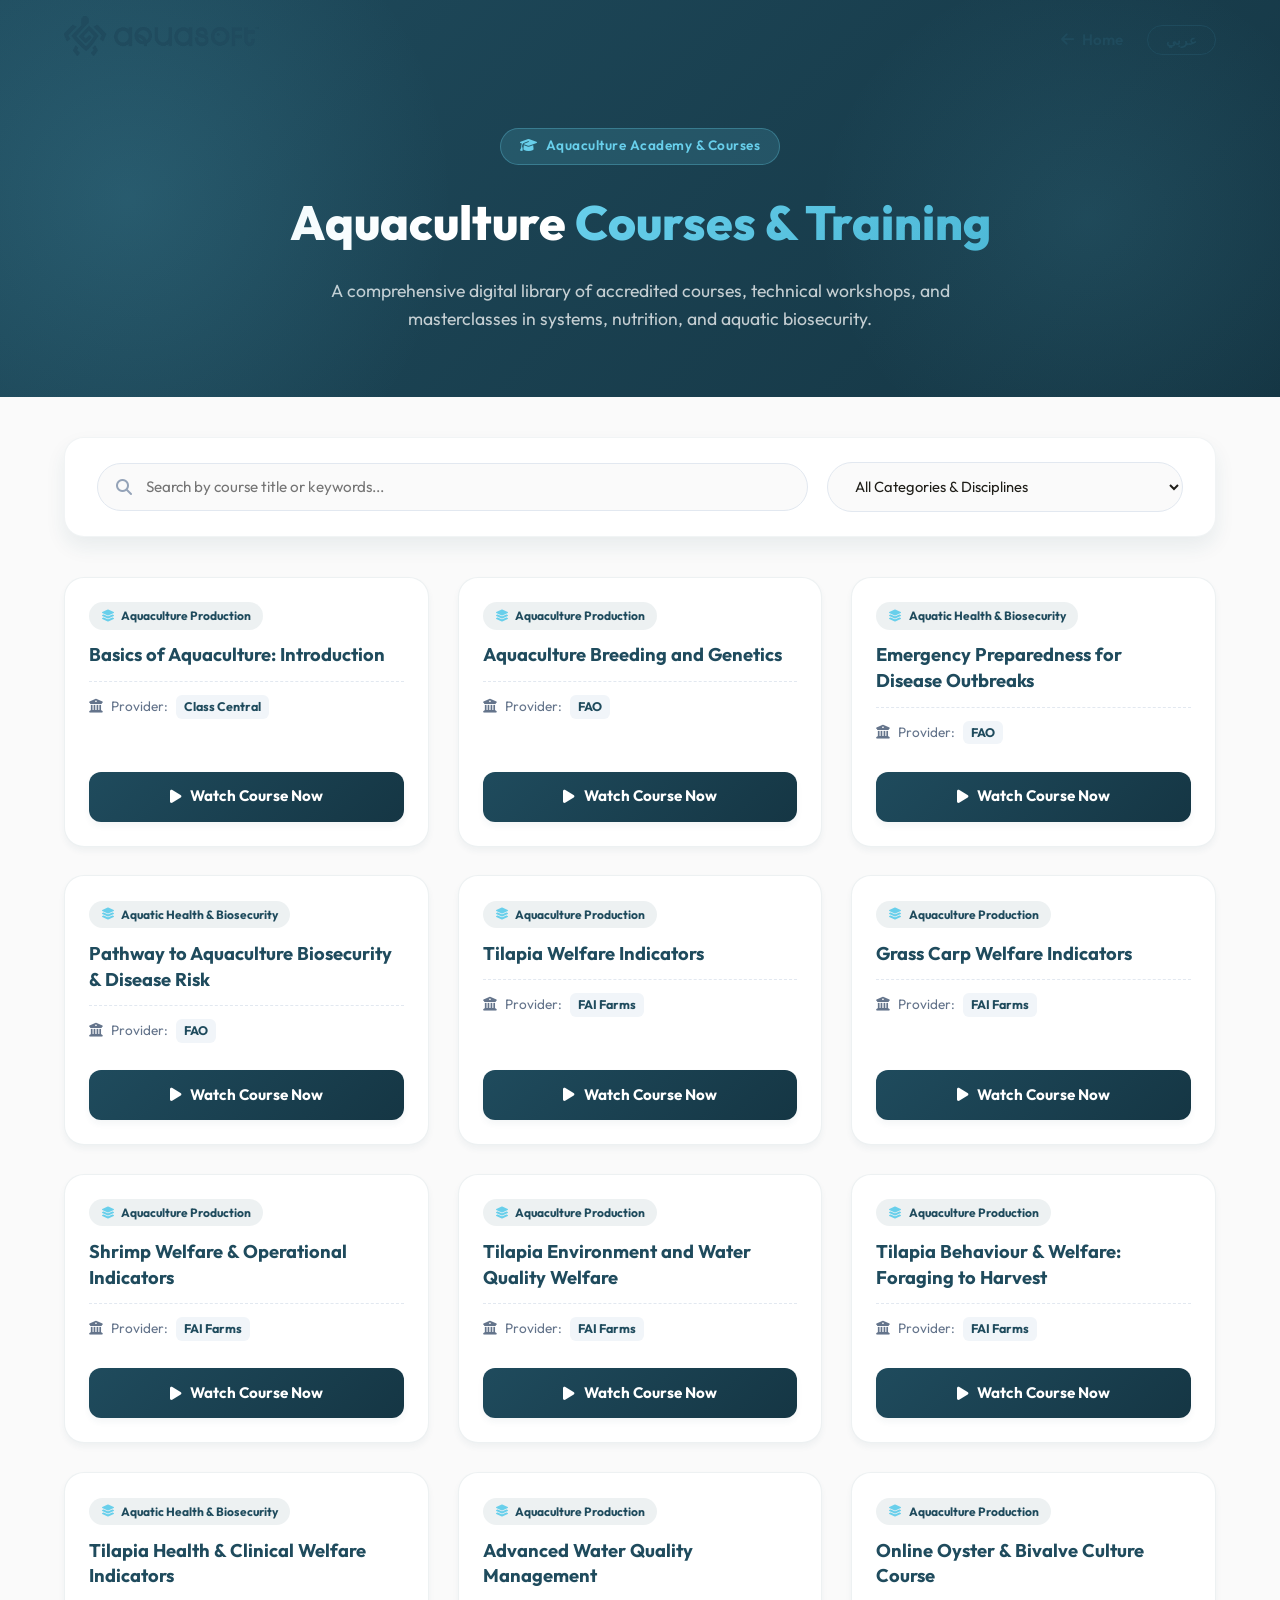
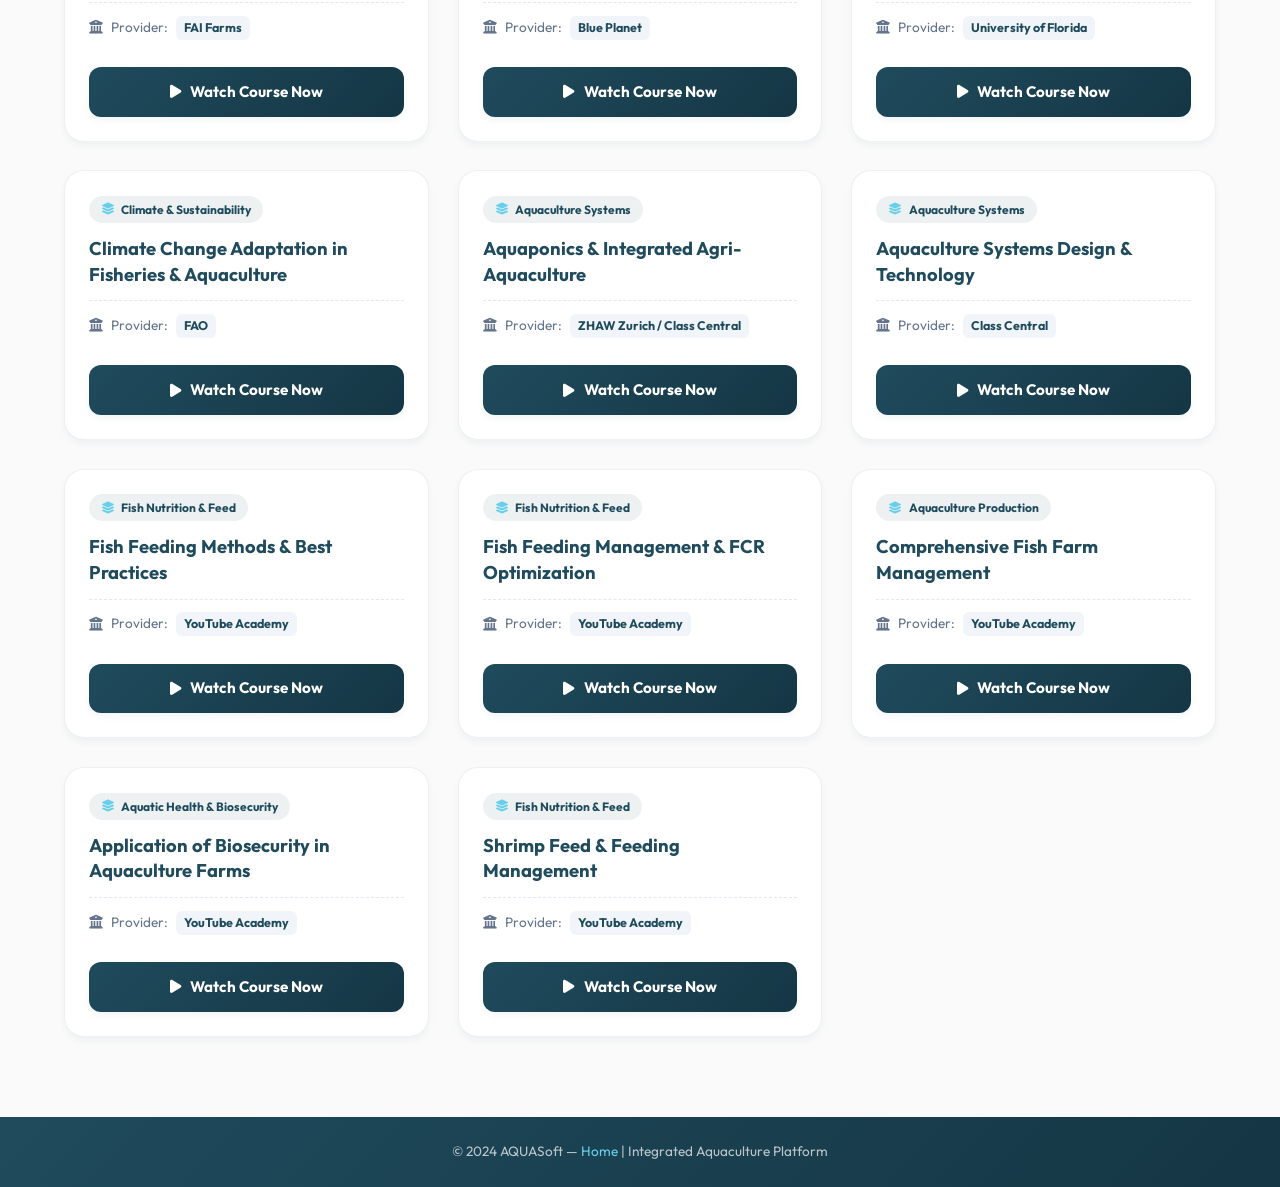
<file: tools/course.html>
<!DOCTYPE html>
<html lang="ar" dir="rtl">
<head>
  <link rel="manifest" href="../manifest.json">
  <meta name="theme-color" content="#1F4B5D">
  <link rel="apple-touch-icon" href="../icons/icon-192x192.png">
  <meta charset="UTF-8">
  <meta name="viewport" content="width=device-width, initial-scale=1.0">
  <title>AQUASoft | دورات الاستزراع المائي</title>

  <!-- Fonts -->
  <link rel="preconnect" href="https://fonts.googleapis.com">
  <link rel="preconnect" href="https://fonts.gstatic.com" crossorigin>
  <link href="https://fonts.googleapis.com/css2?family=Outfit:wght@300;400;500;600;700;800&display=swap" rel="stylesheet">
  <link href="https://fonts.googleapis.com/css2?family=Tajawal:wght@300;400;500;700;800&display=swap" rel="stylesheet">

  <!-- FontAwesome -->
  <link rel="stylesheet" href="https://cdnjs.cloudflare.com/ajax/libs/font-awesome/6.4.0/css/all.min.css">

  <style>
    /* ===== Design Tokens (matching AQUASoft theme) ===== */
    :root {
      --color-ocean-blue: #1F4B5D;
      --color-aqua: #68CFEB;
      --color-soft-white: #FAFAFA;
      --color-charcoal: #1F1E19;
      --gradient-primary: linear-gradient(135deg, #1F4B5D 0%, #153644 100%);
      --gradient-accent: linear-gradient(135deg, #68CFEB 0%, #4cb8d6 100%);
      --shadow-sm: 0 4px 6px rgba(31, 75, 93, 0.05);
      --shadow-md: 0 10px 20px rgba(31, 75, 93, 0.08);
      --shadow-lg: 0 20px 40px rgba(31, 75, 93, 0.12);
      --shadow-glow: 0 0 20px rgba(104, 207, 235, 0.4);
      --transition: 0.3s cubic-bezier(0.4, 0, 0.2, 1);
    }

    * {
      margin: 0;
      padding: 0;
      box-sizing: border-box;
    }

    html { scroll-behavior: smooth; }

    body {
      font-family: 'Tajawal', sans-serif;
      background: var(--color-soft-white);
      color: var(--color-charcoal);
      line-height: 1.6;
      min-height: 100vh;
      overflow-x: hidden;
    }

    body.ltr {
      font-family: 'Outfit', sans-serif;
    }

    a { text-decoration: none; color: inherit; transition: var(--transition); }
    ul { list-style: none; }

    /* ===== Navbar ===== */
    .navbar {
      position: fixed;
      top: 0; left: 0; right: 0;
      z-index: 1000;
      padding: 1rem 0;
      transition: var(--transition);
      background: transparent;
    }

    .navbar.scrolled {
      background: rgba(250, 250, 250, 0.95);
      backdrop-filter: blur(10px);
      box-shadow: var(--shadow-sm);
      padding: 0.7rem 0;
    }

    .nav-container {
      max-width: 1300px;
      margin: 0 auto;
      padding: 0 5%;
      display: flex;
      align-items: center;
      justify-content: space-between;
    }

    .logo img {
      height: 40px;
      width: auto;
    }

    .nav-right {
      display: flex;
      align-items: center;
      gap: 1.5rem;
    }

    .back-btn {
      display: flex;
      align-items: center;
      gap: 0.5rem;
      color: var(--color-ocean-blue);
      font-weight: 600;
      font-size: 0.95rem;
      transition: var(--transition);
    }

    .back-btn:hover { opacity: 0.75; }

    #lang-toggle {
      padding: 6px 18px;
      font-size: 13px;
      font-weight: 700;
      border: 1.5px solid var(--color-ocean-blue);
      background: transparent;
      color: var(--color-ocean-blue);
      border-radius: 50px;
      cursor: pointer;
      transition: var(--transition);
      font-family: inherit;
      letter-spacing: 0.3px;
    }

    #lang-toggle:hover {
      background: var(--color-ocean-blue);
      color: #fff;
    }

    /* ===== Page Hero ===== */
    .page-hero {
      background: var(--gradient-primary);
      padding: 8rem 5% 4rem;
      text-align: center;
      position: relative;
      overflow: hidden;
    }

    .page-hero::before {
      content: '';
      position: absolute;
      top: -50%; left: -20%;
      width: 60%;
      height: 200%;
      background: radial-gradient(ellipse, rgba(104,207,235,0.15) 0%, transparent 60%);
      pointer-events: none;
    }

    .page-hero::after {
      content: '';
      position: absolute;
      bottom: -30%; right: -10%;
      width: 50%;
      height: 150%;
      background: radial-gradient(ellipse, rgba(104,207,235,0.1) 0%, transparent 60%);
      pointer-events: none;
    }

    .hero-badge {
      display: inline-flex;
      align-items: center;
      gap: 0.5rem;
      background: rgba(104, 207, 235, 0.15);
      border: 1px solid rgba(104, 207, 235, 0.3);
      color: var(--color-aqua);
      padding: 0.4rem 1.2rem;
      border-radius: 50px;
      font-size: 0.85rem;
      font-weight: 600;
      letter-spacing: 0.5px;
      margin-bottom: 1.2rem;
    }

    .page-hero h1 {
      color: #fff;
      font-size: clamp(2rem, 5vw, 3rem);
      font-weight: 800;
      margin-bottom: 1rem;
    }

    .page-hero h1 span {
      background: var(--gradient-accent);
      -webkit-background-clip: text;
      -webkit-text-fill-color: transparent;
      background-clip: text;
    }

    .page-hero p {
      color: rgba(255,255,255,0.75);
      font-size: 1.1rem;
      max-width: 650px;
      margin: 0 auto;
    }

    /* ===== Main Content Layout ===== */
    .main-content {
      max-width: 1300px;
      margin: 0 auto;
      padding: 2.5rem 5% 5rem;
    }

    /* ===== Search & Filter Controls ===== */
    .controls-card {
      background: #fff;
      border-radius: 20px;
      padding: 1.5rem 2rem;
      box-shadow: var(--shadow-md);
      border: 1px solid rgba(31, 75, 93, 0.06);
      margin-bottom: 2.5rem;
      display: flex;
      gap: 1.2rem;
      flex-wrap: wrap;
      align-items: center;
      justify-content: space-between;
    }

    .search-box {
      flex: 2;
      min-width: 260px;
      position: relative;
    }

    .search-box i {
      position: absolute;
      top: 50%;
      right: 1.2rem;
      transform: translateY(-50%);
      color: #94a3b8;
      font-size: 1rem;
    }

    html[dir="ltr"] .search-box i {
      right: auto;
      left: 1.2rem;
    }

    .search-box input {
      width: 100%;
      padding: 0.85rem 3rem 0.85rem 1.2rem;
      border-radius: 50px;
      border: 1.5px solid #e2e8f0;
      font-size: 0.95rem;
      font-family: inherit;
      color: var(--color-charcoal);
      background: var(--color-soft-white);
      transition: var(--transition);
      outline: none;
    }

    html[dir="ltr"] .search-box input {
      padding: 0.85rem 1.2rem 0.85rem 3rem;
    }

    .search-box input:focus {
      border-color: var(--color-aqua);
      box-shadow: 0 0 0 3px rgba(104, 207, 235, 0.2);
      background: #fff;
    }

    .filter-box {
      flex: 1;
      min-width: 220px;
    }

    .filter-box select {
      width: 100%;
      padding: 0.85rem 1.4rem;
      border-radius: 50px;
      border: 1.5px solid #e2e8f0;
      font-size: 0.92rem;
      font-family: inherit;
      color: var(--color-charcoal);
      background: var(--color-soft-white);
      transition: var(--transition);
      outline: none;
      cursor: pointer;
    }

    .filter-box select:focus {
      border-color: var(--color-aqua);
      box-shadow: 0 0 0 3px rgba(104, 207, 235, 0.2);
    }

    /* ===== Courses Grid ===== */
    .courses-grid {
      display: grid;
      grid-template-columns: repeat(auto-fill, minmax(340px, 1fr));
      gap: 1.8rem;
    }

    .course-card {
      background: #fff;
      border-radius: 20px;
      box-shadow: var(--shadow-sm);
      border: 1px solid rgba(31, 75, 93, 0.08);
      overflow: hidden;
      display: flex;
      flex-direction: column;
      justify-content: space-between;
      transition: var(--transition);
      position: relative;
    }

    .course-card:hover {
      transform: translateY(-6px);
      box-shadow: var(--shadow-lg);
      border-color: rgba(104, 207, 235, 0.4);
    }

    .course-header {
      padding: 1.5rem 1.5rem 0.5rem;
    }

    .category-badge {
      display: inline-flex;
      align-items: center;
      gap: 0.4rem;
      padding: 4px 12px;
      border-radius: 50px;
      font-size: 0.75rem;
      font-weight: 700;
      background: rgba(31, 75, 93, 0.08);
      color: var(--color-ocean-blue);
      margin-bottom: 0.8rem;
    }

    .course-title {
      font-size: 1.15rem;
      font-weight: 700;
      color: var(--color-ocean-blue);
      line-height: 1.4;
      margin-bottom: 0.5rem;
    }

    .course-source-bar {
      display: flex;
      align-items: center;
      gap: 0.5rem;
      font-size: 0.85rem;
      color: #64748b;
      margin-top: 0.8rem;
      padding-top: 0.8rem;
      border-top: 1px dashed #e2e8f0;
    }

    .source-tag {
      font-weight: 700;
      color: var(--color-ocean-blue);
      background: #f1f5f9;
      padding: 2px 8px;
      border-radius: 6px;
      font-size: 0.78rem;
    }

    .course-footer {
      padding: 1.2rem 1.5rem 1.5rem;
    }

    .btn-watch {
      display: flex;
      align-items: center;
      justify-content: center;
      gap: 0.6rem;
      width: 100%;
      padding: 0.8rem 1.2rem;
      background: var(--gradient-primary);
      color: #fff;
      border-radius: 12px;
      font-weight: 700;
      font-size: 0.95rem;
      transition: var(--transition);
      box-shadow: var(--shadow-sm);
    }

    .btn-watch:hover {
      background: var(--gradient-accent);
      color: var(--color-ocean-blue);
      box-shadow: var(--shadow-glow);
    }

    .empty-state {
      grid-column: 1 / -1;
      text-align: center;
      padding: 4rem 1rem;
      color: #64748b;
    }

    .empty-state i {
      font-size: 3rem;
      color: #cbd5e1;
      margin-bottom: 1rem;
    }

    /* ===== Footer ===== */
    .page-footer {
      background: var(--gradient-primary);
      color: rgba(255,255,255,0.7);
      text-align: center;
      padding: 1.5rem;
      font-size: 0.85rem;
    }

    .page-footer a { color: var(--color-aqua); }
  </style>
</head>
<body>

  <!-- Navbar -->
  <nav class="navbar" id="navbar">
    <div class="nav-container">
      <a href="../index.html" class="logo">
        <img src="../images/in ob.png" alt="AQUASoft Logo">
      </a>
      <div class="nav-right">
        <a href="../index.html" class="back-btn" id="back-link">
          <i class="fa-solid fa-arrow-right" id="back-icon"></i>
          <span data-i18n="back">الصفحة الرئيسية</span>
        </a>
        <button id="lang-toggle">English</button>
      </div>
    </div>
  </nav>

  <!-- Page Hero -->
  <section class="page-hero">
    <div class="hero-badge">
      <i class="fa-solid fa-graduation-cap"></i>
      <span data-i18n="hero_badge">أكاديمية ودورات الاستزراع المائي</span>
    </div>
    <h1 data-i18n="page_title">دورات <span>الاستزراع المائي والتدريب</span></h1>
    <p data-i18n="page_subtitle">مكتبة رقمية شاملة من الدورات التدريبية المعتمدة والمحاضرات العلمية المتخصصة في نظم الاستزراع، التغذية، والأمان الحيوي.</p>
  </section>

  <!-- Main Content -->
  <main class="main-content">

    <!-- Search & Filter Controls -->
    <div class="controls-card">
      <div class="search-box">
        <i class="fa-solid fa-magnifying-glass"></i>
        <input type="text" id="searchInput" placeholder="ابحث باسم الدورة أو الكلمات المفتاحية..." data-placeholder-ar="ابحث باسم الدورة أو الكلمات المفتاحية..." data-placeholder-en="Search by course title or keywords...">
      </div>

      <div class="filter-box">
        <select id="categoryFilter">
          <option value="all" data-i18n="cat_all">جميع الفئات والتخصصات</option>
          <option value="systems" data-i18n="cat_systems">أنظمة الاستزراع المائي (RAS & Aquaponics)</option>
          <option value="production" data-i18n="cat_production">إنتاج وإدارة المزارع السمكية</option>
          <option value="disease" data-i18n="cat_disease">أمراض الأسماك والأمان الحيوي</option>
          <option value="nutrition" data-i18n="cat_nutrition">تغذية الأسماك وإدارة الأعلاف</option>
          <option value="other" data-i18n="cat_other">التغير المناخي والاستدامة</option>
        </select>
      </div>
    </div>

    <!-- Courses Grid -->
    <div class="courses-grid" id="courseList">
      <!-- Dynamically filled by JavaScript -->
    </div>

  </main>

  <!-- Footer -->
  <footer class="page-footer">
    <p>&copy; 2024 AQUASoft &mdash; <a href="../index.html" data-i18n="footer_home">الصفحة الرئيسية</a> | Integrated Aquaculture Platform</p>
  </footer>

  <script>
    // ============================================================
    // TRANSLATIONS DICTIONARY
    // ============================================================
    const t = {
      ar: {
        back: 'الصفحة الرئيسية',
        hero_badge: 'أكاديمية ودورات الاستزراع المائي',
        page_title: 'دورات <span>الاستزراع المائي والتدريب</span>',
        page_subtitle: 'مكتبة رقمية شاملة من الدورات التدريبية المعتمدة والمحاضرات العلمية المتخصصة في نظم الاستزراع، التغذية، والأمان الحيوي.',
        cat_all: 'جميع الفئات والتخصصات',
        cat_systems: 'أنظمة الاستزراع المائي (RAS & Aquaponics)',
        cat_production: 'إنتاج وإدارة المزارع السمكية',
        cat_disease: 'أمراض الأسماك والأمان الحيوي',
        cat_nutrition: 'تغذية الأسماك وإدارة الأعلاف',
        cat_other: 'التغير المناخي والاستدامة',
        btn_watch: 'شاهد الدورة الآن',
        lbl_source: 'الجهة المنظمة:',
        empty_title: 'لم يتم العثور على دورات تطابق بحثك',
        empty_sub: 'يرجى تجربة كلمات بحث أخرى أو تغيير الفئة المختارة.',
        footer_home: 'الصفحة الرئيسية'
      },
      en: {
        back: 'Home',
        hero_badge: 'Aquaculture Academy & Courses',
        page_title: 'Aquaculture <span>Courses & Training</span>',
        page_subtitle: 'A comprehensive digital library of accredited courses, technical workshops, and masterclasses in systems, nutrition, and aquatic biosecurity.',
        cat_all: 'All Categories & Disciplines',
        cat_systems: 'Aquaculture Systems (RAS & Aquaponics)',
        cat_production: 'Aquaculture Production & Management',
        cat_disease: 'Aquatic Health & Biosecurity',
        cat_nutrition: 'Fish Nutrition & Feed Management',
        cat_other: 'Climate Change & Sustainability',
        btn_watch: 'Watch Course Now',
        lbl_source: 'Provider:',
        empty_title: 'No matching courses found',
        empty_sub: 'Try adjusting your search keywords or switching category filters.',
        footer_home: 'Home'
      }
    };

    // ============================================================
    // COURSES DATABASE
    // ============================================================
    const courses = [
      {
        titleAr: "أساسيات الاستزراع المائي (Introduction to Aquaculture)",
        titleEn: "Basics of Aquaculture: Introduction",
        categoryKey: "production",
        categoryAr: "إنتاج وإدارة المزارع السمكية",
        categoryEn: "Aquaculture Production",
        file: "https://www.classcentral.com/classroom/youtube-aquaculture-introduction-to-aquaculture-179653",
        source: "Class Central"
      },
      {
        titleAr: "التحسين الوراثي والتفريخ في المزارع المائية",
        titleEn: "Aquaculture Breeding and Genetics",
        categoryKey: "production",
        categoryAr: "إنتاج وإدارة المزارع السمكية",
        categoryEn: "Aquaculture Production",
        file: "https://elearning.fao.org/course/view.php?id=1259",
        source: "FAO"
      },
      {
        titleAr: "الجاهزية للطوارئ وإدارة تفشي الأمراض في المزارع",
        titleEn: "Emergency Preparedness for Disease Outbreaks",
        categoryKey: "disease",
        categoryAr: "أمراض الأسماك والأمان الحيوي",
        categoryEn: "Aquatic Health & Biosecurity",
        file: "https://elearning.fao.org/course/view.php?id=1197",
        source: "FAO"
      },
      {
        titleAr: "مسار الأمان الحيوي وإدارة المخاطر المرضية في سلاسل الإمداد",
        titleEn: "Pathway to Aquaculture Biosecurity & Disease Risk",
        categoryKey: "disease",
        categoryAr: "أمراض الأسماك والأمان الحيوي",
        categoryEn: "Aquatic Health & Biosecurity",
        file: "https://elearning.fao.org/course/view.php?id=979",
        source: "FAO"
      },
      {
        titleAr: "مؤشرات رعاية وصحة سمك البلطي النيلي",
        titleEn: "Tilapia Welfare Indicators",
        categoryKey: "production",
        categoryAr: "إنتاج وإدارة المزارع السمكية",
        categoryEn: "Aquaculture Production",
        file: "https://enterprise.faifarms.com/catalog/tilapia-welfare-indicators",
        source: "FAI Farms"
      },
      {
        titleAr: "مؤشرات رعاية مبروك الحشائش (Grass Carp)",
        titleEn: "Grass Carp Welfare Indicators",
        categoryKey: "production",
        categoryAr: "إنتاج وإدارة المزارع السمكية",
        categoryEn: "Aquaculture Production",
        file: "https://enterprise.faifarms.com/catalog/4e23227c9ec3c027661920f1385fc832",
        source: "FAI Farms"
      },
      {
        titleAr: "مؤشرات جودة ورعاية استزراع الجمبري / الروبيان",
        titleEn: "Shrimp Welfare & Operational Indicators",
        categoryKey: "production",
        categoryAr: "إنتاج وإدارة المزارع السمكية",
        categoryEn: "Aquaculture Production",
        file: "https://enterprise.faifarms.com/catalog/shrimp-welfare-indicators-2023-en",
        source: "FAI Farms"
      },
      {
        titleAr: "بيئة البلطي وجودة المياه في الأحواض",
        titleEn: "Tilapia Environment and Water Quality Welfare",
        categoryKey: "production",
        categoryAr: "إنتاج وإدارة المزارع السمكية",
        categoryEn: "Aquaculture Production",
        file: "https://enterprise.faifarms.com/catalog/tilapia-environmental-welfare",
        source: "FAI Farms"
      },
      {
        titleAr: "سلوك البلطي: من التغذية إلى الحصاد الإنساني",
        titleEn: "Tilapia Behaviour & Welfare: Foraging to Harvest",
        categoryKey: "production",
        categoryAr: "إنتاج وإدارة المزارع السمكية",
        categoryEn: "Aquaculture Production",
        file: "https://enterprise.faifarms.com/catalog/tilapia-behaviour-welfare-2023-en",
        source: "FAI Farms"
      },
      {
        titleAr: "مؤشرات الصحة والأمراض لأسماك البلطي",
        titleEn: "Tilapia Health & Clinical Welfare Indicators",
        categoryKey: "disease",
        categoryAr: "أمراض الأسماك والأمان الحيوي",
        categoryEn: "Aquatic Health & Biosecurity",
        file: "https://enterprise.faifarms.com/catalog/tilapia-health-welfare-2023-en",
        source: "FAI Farms"
      },
      {
        titleAr: "دورة إدارة جودة المياه المتقدمة (Water Quality)",
        titleEn: "Advanced Water Quality Management",
        categoryKey: "production",
        categoryAr: "إنتاج وإدارة المزارع السمكية",
        categoryEn: "Aquaculture Production",
        file: "https://app.blueplanetacademy.com/courses/5c4bd047-4fc9-4b4b-a41d-54f22d3cea42/variants/e31e79b7-218c-46d1-8c75-e9409e83b4e5",
        source: "Blue Planet"
      },
      {
        titleAr: "استزراع المحار والرخويات البحرية (Oyster Culture)",
        titleEn: "Online Oyster & Bivalve Culture Course",
        categoryKey: "production",
        categoryAr: "إنتاج وإدارة المزارع السمكية",
        categoryEn: "Aquaculture Production",
        file: "https://oyster-culture.teachable.com/p/online-oyster-course",
        source: "University of Florida"
      },
      {
        titleAr: "التغير المناخي وتأثيره على قطاع المصايد والاستزراع",
        titleEn: "Climate Change Adaptation in Fisheries & Aquaculture",
        categoryKey: "other",
        categoryAr: "التغير المناخي والاستدامة",
        categoryEn: "Climate & Sustainability",
        file: "https://elearning.fao.org/course/view.php?id=579",
        source: "FAO"
      },
      {
        titleAr: "الزراعة التكاملية مع الأسماك (Aquaponics Systems)",
        titleEn: "Aquaponics & Integrated Agri-Aquaculture",
        categoryKey: "systems",
        categoryAr: "أنظمة الاستزراع المائي",
        categoryEn: "Aquaculture Systems",
        file: "https://www.classcentral.com/course/food-science-zhaw-zurich-university-of-applied-sc-21911",
        source: "ZHAW Zurich / Class Central"
      },
      {
        titleAr: "تصميم وهندسة أنظمة الاستزراع المائي المكثف",
        titleEn: "Aquaculture Systems Design & Technology",
        categoryKey: "systems",
        categoryAr: "أنظمة الاستزراع المائي",
        categoryEn: "Aquaculture Systems",
        file: "https://www.classcentral.com/course/food-science-zhaw-zurich-university-of-applied-sc-21911",
        source: "Class Central"
      },
      {
        titleAr: "طرق وأساليب تغذية الأسماك في المزارع",
        titleEn: "Fish Feeding Methods & Best Practices",
        categoryKey: "nutrition",
        categoryAr: "تغذية الأسماك وإدارة الأعلاف",
        categoryEn: "Fish Nutrition & Feed",
        file: "https://youtu.be/mQKMt-TF9DU?si=JTTYtQcF_0e_IOhK",
        source: "YouTube Academy"
      },
      {
        titleAr: "إدارة التغذية ومعدلات التحويل الغذائي (FCR)",
        titleEn: "Fish Feeding Management & FCR Optimization",
        categoryKey: "nutrition",
        categoryAr: "تغذية الأسماك وإدارة الأعلاف",
        categoryEn: "Fish Nutrition & Feed",
        file: "https://youtu.be/BI8tMcU7POk?si=skMRpaLmKtLAMsYy",
        source: "YouTube Academy"
      },
      {
        titleAr: "الإدارة التشغيلية الشاملة لمزارع الأسماك",
        titleEn: "Comprehensive Fish Farm Management",
        categoryKey: "production",
        categoryAr: "إنتاج وإدارة المزارع السمكية",
        categoryEn: "Aquaculture Production",
        file: "https://youtu.be/bCmuOqq-km8?si=0X98pKiY3TpYyjLm",
        source: "YouTube Academy"
      },
      {
        titleAr: "تطبيق بروتوكولات الأمان الحيوي والوقاية في المزارع",
        titleEn: "Application of Biosecurity in Aquaculture Farms",
        categoryKey: "disease",
        categoryAr: "أمراض الأسماك والأمان الحيوي",
        categoryEn: "Aquatic Health & Biosecurity",
        file: "https://youtu.be/srap-zxXmfM?si=yz84rvQvGWm6zcUm",
        source: "YouTube Academy"
      },
      {
        titleAr: "إدارة وتغذية مزارع الجمبري والروبيان المكثف",
        titleEn: "Shrimp Feed & Feeding Management",
        categoryKey: "nutrition",
        categoryAr: "تغذية الأسماك وإدارة الأعلاف",
        categoryEn: "Fish Nutrition & Feed",
        file: "https://youtu.be/FZ1uuUZAVfk?si=Il_g3J39RfopwKuR",
        source: "YouTube Academy"
      }
    ];

    // ============================================================
    // STATE & LOGIC
    // ============================================================
    let currentLang = localStorage.getItem('aqasoft_lang') || 'ar';

    function applyLang(lang) {
      currentLang = lang;
      localStorage.setItem('aqasoft_lang', lang);

      const isAr = lang === 'ar';
      document.documentElement.lang = lang;
      document.documentElement.dir = isAr ? 'rtl' : 'ltr';
      document.body.classList.toggle('ltr', !isAr);

      document.getElementById('lang-toggle').textContent = isAr ? 'English' : 'عربي';

      const backIcon = document.getElementById('back-icon');
      if (backIcon) {
        backIcon.className = isAr ? 'fa-solid fa-arrow-right' : 'fa-solid fa-arrow-left';
      }

      // Translate tagged elements
      document.querySelectorAll('[data-i18n]').forEach(el => {
        const key = el.getAttribute('data-i18n');
        if (t[lang] && t[lang][key] !== undefined) {
          el.innerHTML = t[lang][key];
        }
      });

      // Translate search placeholder
      const searchInput = document.getElementById('searchInput');
      searchInput.placeholder = isAr ? searchInput.getAttribute('data-placeholder-ar') : searchInput.getAttribute('data-placeholder-en');

      // Retranslate select options
      document.querySelectorAll('#categoryFilter option[data-i18n]').forEach(opt => {
        const key = opt.getAttribute('data-i18n');
        if (key && t[lang][key]) opt.textContent = t[lang][key];
      });

      displayCourses();
    }

    document.getElementById('lang-toggle').addEventListener('click', () => {
      applyLang(currentLang === 'ar' ? 'en' : 'ar');
    });

    // ============================================================
    // DISPLAY COURSES
    // ============================================================
    function displayCourses() {
      const courseContainer = document.getElementById("courseList");
      const searchTerm = document.getElementById("searchInput").value.trim().toLowerCase();
      const selectedCategory = document.getElementById("categoryFilter").value;
      const lang = currentLang;
      const isAr = lang === 'ar';

      courseContainer.innerHTML = "";

      const filtered = courses.filter(course => {
        const titleMatch = (course.titleAr.toLowerCase().includes(searchTerm)) || (course.titleEn.toLowerCase().includes(searchTerm));
        const catMatch = selectedCategory === "all" || course.categoryKey === selectedCategory;
        return titleMatch && catMatch;
      });

      if (filtered.length === 0) {
        courseContainer.innerHTML = `
          <div class="empty-state">
            <i class="fa-solid fa-folder-open"></i>
            <h3>${t[lang].empty_title}</h3>
            <p>${t[lang].empty_sub}</p>
          </div>
        `;
        return;
      }

      filtered.forEach(course => {
        const title = isAr ? course.titleAr : course.titleEn;
        const category = isAr ? course.categoryAr : course.categoryEn;

        const card = document.createElement("div");
        card.className = "course-card";

        card.innerHTML = `
          <div class="course-header">
            <div class="category-badge">
              <i class="fa-solid fa-layer-group" style="color: var(--color-aqua);"></i>
              ${category}
            </div>
            <h3 class="course-title">${title}</h3>
            <div class="course-source-bar">
              <i class="fa-solid fa-building-columns"></i>
              <span>${t[lang].lbl_source}</span>
              <span class="source-tag">${course.source}</span>
            </div>
          </div>
          <div class="course-footer">
            <a href="${course.file}" target="_blank" rel="noopener noreferrer" class="btn-watch">
              <i class="fa-solid fa-play"></i>
              <span>${t[lang].btn_watch}</span>
            </a>
          </div>
        `;

        courseContainer.appendChild(card);
      });
    }

    document.getElementById("searchInput").addEventListener("input", displayCourses);
    document.getElementById("categoryFilter").addEventListener("change", displayCourses);

    window.addEventListener('scroll', () => {
      document.getElementById('navbar').classList.toggle('scrolled', window.scrollY > 50);
    });

    // Init
    applyLang(currentLang);
  </script>
</body>
</html>
</file>
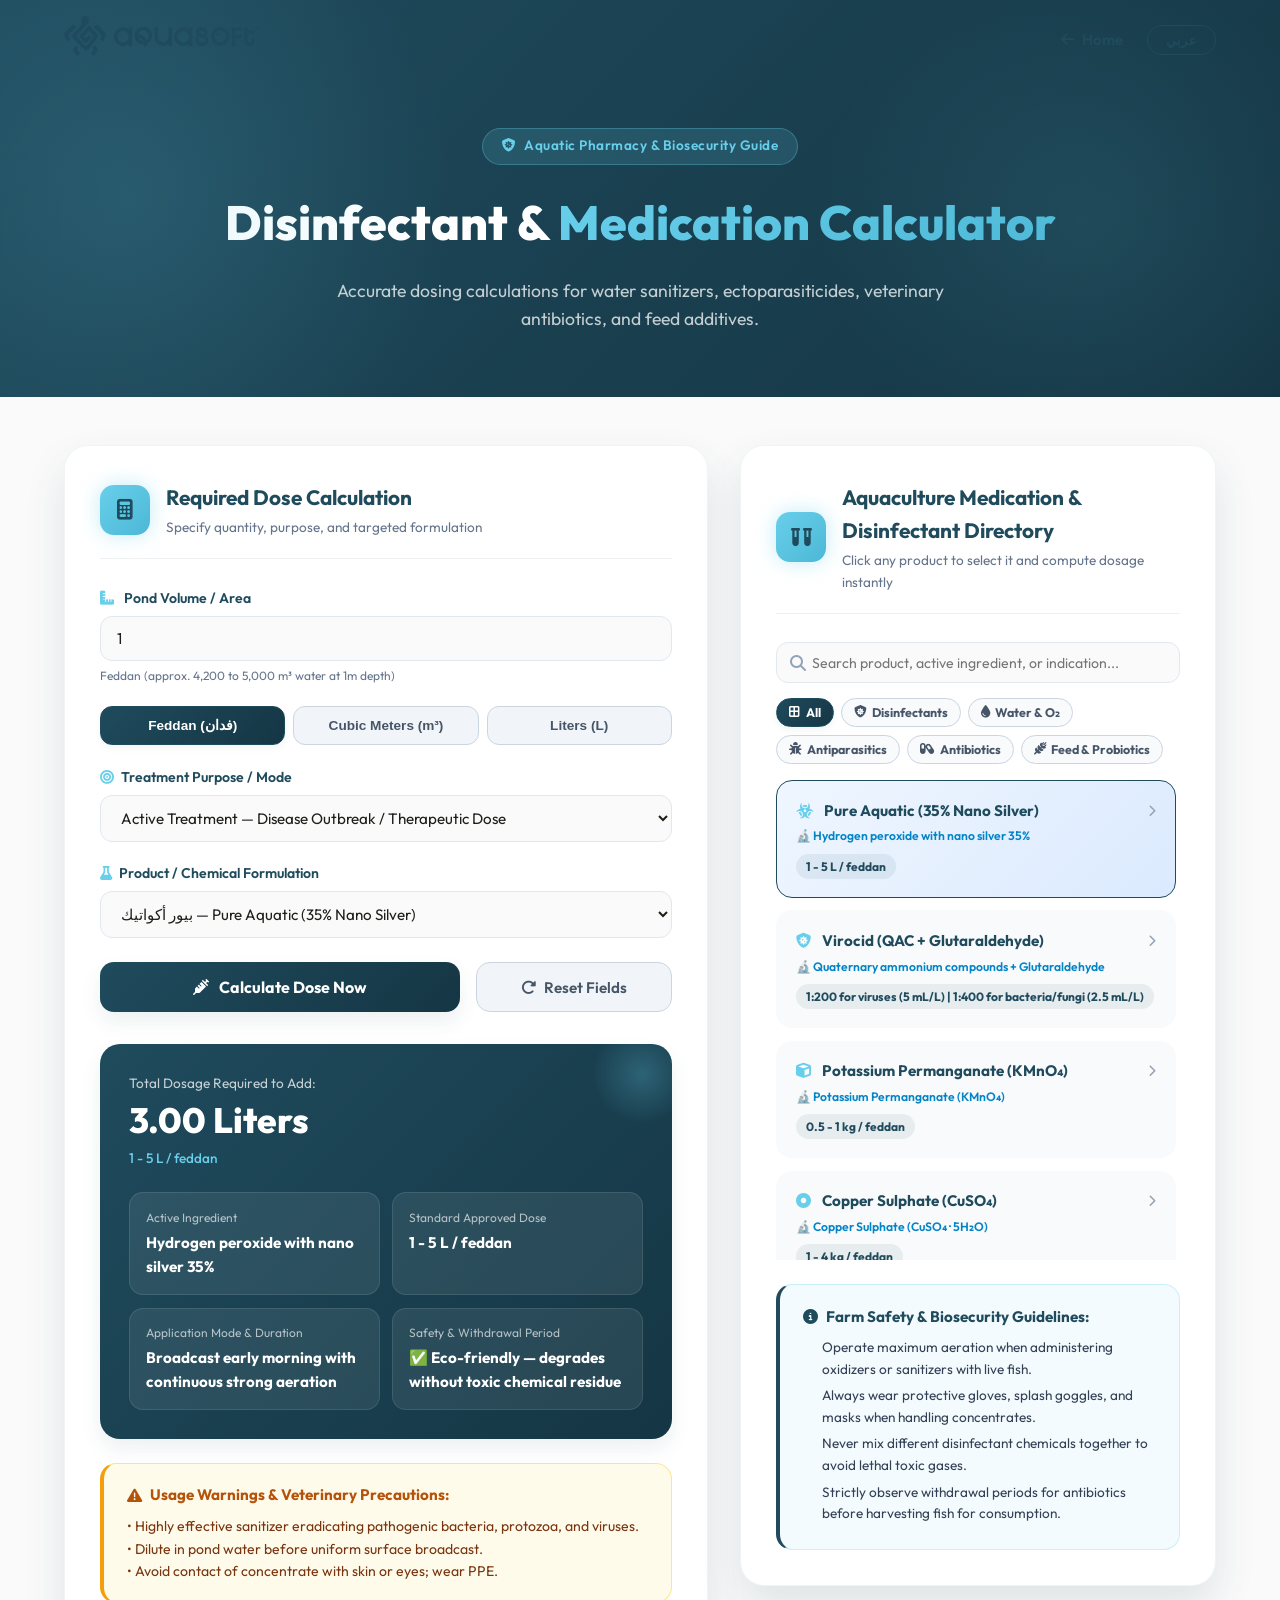
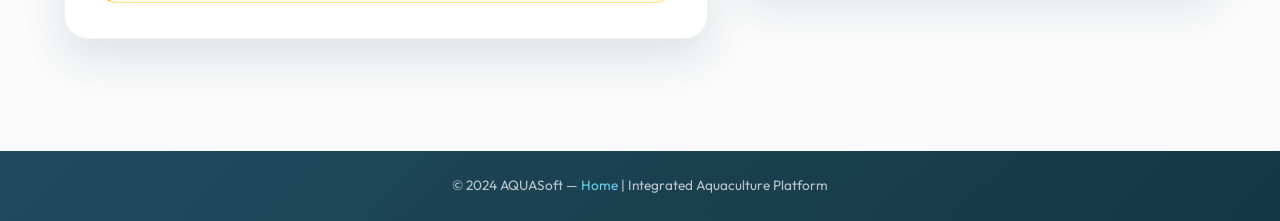
<file: tools/disinfectans.html>
<!DOCTYPE html>
<html lang="ar" dir="rtl">
<head>
  <link rel="manifest" href="../manifest.json">
  <meta name="theme-color" content="#1F4B5D">
  <link rel="apple-touch-icon" href="../icons/icon-192x192.png">
  <meta charset="UTF-8">
  <meta name="viewport" content="width=device-width, initial-scale=1.0">
  <title>AQUASoft | حاسبة المطهرات</title>

  <!-- Fonts -->
  <link rel="preconnect" href="https://fonts.googleapis.com">
  <link rel="preconnect" href="https://fonts.gstatic.com" crossorigin>
  <link href="https://fonts.googleapis.com/css2?family=Outfit:wght@300;400;500;600;700;800&display=swap" rel="stylesheet">
  <link href="https://fonts.googleapis.com/css2?family=Tajawal:wght@300;400;500;700;800&display=swap" rel="stylesheet">

  <!-- FontAwesome -->
  <link rel="stylesheet" href="https://cdnjs.cloudflare.com/ajax/libs/font-awesome/6.4.0/css/all.min.css">

  <style>
    /* ===== Design Tokens (matching AQUASoft theme) ===== */
    :root {
      --color-ocean-blue: #1F4B5D;
      --color-aqua: #68CFEB;
      --color-soft-white: #FAFAFA;
      --color-charcoal: #1F1E19;
      --gradient-primary: linear-gradient(135deg, #1F4B5D 0%, #153644 100%);
      --gradient-accent: linear-gradient(135deg, #68CFEB 0%, #4cb8d6 100%);
      --shadow-sm: 0 4px 6px rgba(31, 75, 93, 0.05);
      --shadow-md: 0 10px 20px rgba(31, 75, 93, 0.08);
      --shadow-lg: 0 20px 40px rgba(31, 75, 93, 0.12);
      --shadow-glow: 0 0 20px rgba(104, 207, 235, 0.4);
      --transition: 0.3s cubic-bezier(0.4, 0, 0.2, 1);
      --color-danger: #e53e3e;
      --color-warning: #d97706;
      --color-safe: #059669;
    }

    * {
      margin: 0;
      padding: 0;
      box-sizing: border-box;
    }

    html { scroll-behavior: smooth; }

    body {
      font-family: 'Tajawal', sans-serif;
      background: var(--color-soft-white);
      color: var(--color-charcoal);
      line-height: 1.6;
      min-height: 100vh;
      overflow-x: hidden;
    }

    body.ltr {
      font-family: 'Outfit', sans-serif;
    }

    a { text-decoration: none; color: inherit; transition: var(--transition); }
    ul { list-style: none; }

    /* ===== Navbar ===== */
    .navbar {
      position: fixed;
      top: 0; left: 0; right: 0;
      z-index: 1000;
      padding: 1rem 0;
      transition: var(--transition);
      background: transparent;
    }

    .navbar.scrolled {
      background: rgba(250, 250, 250, 0.95);
      backdrop-filter: blur(10px);
      box-shadow: var(--shadow-sm);
      padding: 0.7rem 0;
    }

    .nav-container {
      max-width: 1300px;
      margin: 0 auto;
      padding: 0 5%;
      display: flex;
      align-items: center;
      justify-content: space-between;
    }

    .logo img {
      height: 40px;
      width: auto;
    }

    .nav-right {
      display: flex;
      align-items: center;
      gap: 1.5rem;
    }

    .back-btn {
      display: flex;
      align-items: center;
      gap: 0.5rem;
      color: var(--color-ocean-blue);
      font-weight: 600;
      font-size: 0.95rem;
      transition: var(--transition);
    }

    .back-btn:hover { opacity: 0.75; }

    #lang-toggle {
      padding: 6px 18px;
      font-size: 13px;
      font-weight: 700;
      border: 1.5px solid var(--color-ocean-blue);
      background: transparent;
      color: var(--color-ocean-blue);
      border-radius: 50px;
      cursor: pointer;
      transition: var(--transition);
      font-family: inherit;
      letter-spacing: 0.3px;
    }

    #lang-toggle:hover {
      background: var(--color-ocean-blue);
      color: #fff;
    }

    /* ===== Page Hero ===== */
    .page-hero {
      background: var(--gradient-primary);
      padding: 8rem 5% 4rem;
      text-align: center;
      position: relative;
      overflow: hidden;
    }

    .page-hero::before {
      content: '';
      position: absolute;
      top: -50%; left: -20%;
      width: 60%;
      height: 200%;
      background: radial-gradient(ellipse, rgba(104,207,235,0.15) 0%, transparent 60%);
      pointer-events: none;
    }

    .page-hero::after {
      content: '';
      position: absolute;
      bottom: -30%; right: -10%;
      width: 50%;
      height: 150%;
      background: radial-gradient(ellipse, rgba(104,207,235,0.1) 0%, transparent 60%);
      pointer-events: none;
    }

    .hero-badge {
      display: inline-flex;
      align-items: center;
      gap: 0.5rem;
      background: rgba(104, 207, 235, 0.15);
      border: 1px solid rgba(104, 207, 235, 0.3);
      color: var(--color-aqua);
      padding: 0.4rem 1.2rem;
      border-radius: 50px;
      font-size: 0.85rem;
      font-weight: 600;
      letter-spacing: 0.5px;
      margin-bottom: 1.2rem;
    }

    .page-hero h1 {
      color: #fff;
      font-size: clamp(2rem, 5vw, 3rem);
      font-weight: 800;
      margin-bottom: 1rem;
    }

    .page-hero h1 span {
      background: var(--gradient-accent);
      -webkit-background-clip: text;
      -webkit-text-fill-color: transparent;
      background-clip: text;
    }

    .page-hero p {
      color: rgba(255,255,255,0.75);
      font-size: 1.1rem;
      max-width: 650px;
      margin: 0 auto;
    }

    /* ===== Main Content Layout ===== */
    .main-content {
      max-width: 1300px;
      margin: 0 auto;
      padding: 3rem 5% 5rem;
    }

    .two-columns {
      display: grid;
      grid-template-columns: 1.15fr 0.85fr;
      gap: 2rem;
      align-items: start;
    }

    @media (max-width: 950px) {
      .two-columns {
        grid-template-columns: 1fr;
      }
    }

    /* ===== Cards Style ===== */
    .card {
      background: #fff;
      border-radius: 24px;
      padding: 2.2rem;
      box-shadow: var(--shadow-lg);
      border: 1px solid rgba(31, 75, 93, 0.06);
      margin-bottom: 2rem;
    }

    .card-header-bar {
      display: flex;
      align-items: center;
      gap: 1rem;
      margin-bottom: 1.8rem;
      padding-bottom: 1.2rem;
      border-bottom: 1px solid rgba(31, 75, 93, 0.08);
    }

    .card-icon {
      width: 50px;
      height: 50px;
      background: var(--gradient-accent);
      border-radius: 14px;
      display: flex;
      align-items: center;
      justify-content: center;
      font-size: 1.3rem;
      color: var(--color-ocean-blue);
      flex-shrink: 0;
      box-shadow: var(--shadow-glow);
    }

    .card-header-bar h2, .card-header-bar h3 {
      font-size: 1.3rem;
      color: var(--color-ocean-blue);
      font-weight: 700;
    }

    .card-header-bar p {
      color: #64748b;
      font-size: 0.85rem;
      margin-top: 0.15rem;
    }

    /* ===== Form Inputs ===== */
    .input-group {
      margin-bottom: 1.3rem;
    }

    .input-group label {
      display: block;
      font-weight: 600;
      color: var(--color-ocean-blue);
      font-size: 0.88rem;
      margin-bottom: 0.4rem;
    }

    .input-group label i {
      color: var(--color-aqua);
      margin-left: 0.4rem;
    }

    html[dir="ltr"] .input-group label i {
      margin-left: 0;
      margin-right: 0.4rem;
    }

    .input-group input,
    .input-group select {
      width: 100%;
      padding: 0.75rem 1rem;
      border-radius: 12px;
      border: 1.5px solid #e2e8f0;
      font-size: 0.95rem;
      font-family: inherit;
      color: var(--color-charcoal);
      background: var(--color-soft-white);
      transition: var(--transition);
      outline: none;
    }

    .input-group input:focus,
    .input-group select:focus {
      border-color: var(--color-aqua);
      box-shadow: 0 0 0 3px rgba(104, 207, 235, 0.2);
      background: #fff;
    }

    .unit-hint {
      font-size: 0.75rem;
      color: #64748b;
      margin-top: 0.3rem;
    }

    /* ===== Unit Selector Pills ===== */
    .unit-selector {
      display: flex;
      gap: 0.5rem;
      margin-bottom: 1.3rem;
      flex-wrap: wrap;
    }

    .unit-btn {
      flex: 1;
      min-width: 85px;
      padding: 0.65rem 0.75rem;
      text-align: center;
      background: #f1f5f9;
      border: 1.5px solid #cbd5e1;
      border-radius: 12px;
      cursor: pointer;
      font-size: 0.85rem;
      font-weight: 600;
      color: #475569;
      transition: var(--transition);
    }

    .unit-btn.active {
      background: var(--gradient-primary);
      color: #fff;
      border-color: var(--color-ocean-blue);
      box-shadow: var(--shadow-sm);
    }

    .unit-btn:hover:not(.active) {
      background: #e2e8f0;
      color: var(--color-ocean-blue);
    }

    /* Category Filter Pills & Search */
    .category-pills {
      display: flex;
      flex-wrap: wrap;
      gap: 0.45rem;
      margin-bottom: 1rem;
    }

    .cat-pill {
      padding: 0.4rem 0.75rem;
      border-radius: 50px;
      font-size: 0.78rem;
      font-weight: 700;
      border: 1px solid #cbd5e1;
      background: #f8fafc;
      color: #475569;
      cursor: pointer;
      transition: var(--transition);
      display: inline-flex;
      align-items: center;
      gap: 0.35rem;
      font-family: inherit;
    }

    .cat-pill:hover {
      background: #e2e8f0;
      color: var(--color-ocean-blue);
    }

    .cat-pill.active {
      background: var(--gradient-primary);
      color: #fff;
      border-color: var(--color-ocean-blue);
      box-shadow: var(--shadow-sm);
    }

    .search-box-wrap {
      position: relative;
      margin-bottom: 0.9rem;
    }

    .search-box-wrap input {
      width: 100%;
      padding: 0.65rem 2.2rem 0.65rem 1rem;
      border-radius: 12px;
      border: 1.5px solid #e2e8f0;
      font-size: 0.88rem;
      outline: none;
      transition: var(--transition);
      background: var(--color-soft-white);
      font-family: inherit;
    }

    html[dir="ltr"] .search-box-wrap input {
      padding: 0.65rem 1rem 0.65rem 2.2rem;
    }

    .search-box-wrap input:focus {
      border-color: var(--color-aqua);
      box-shadow: 0 0 0 3px rgba(104, 207, 235, 0.2);
      background: #fff;
    }

    .search-box-wrap i {
      position: absolute;
      top: 50%;
      transform: translateY(-50%);
      right: 0.85rem;
      color: #94a3b8;
    }

    html[dir="ltr"] .search-box-wrap i {
      right: auto;
      left: 0.85rem;
    }

    .card-active-sub {
      font-size: 0.76rem;
      color: #0284c7;
      font-weight: 600;
      margin-top: 0.2rem;
    }

    /* ===== Action Buttons ===== */
    .actions-row {
      display: flex;
      gap: 1rem;
      margin-top: 1.5rem;
    }

    .btn-calc {
      flex: 2;
      padding: 0.9rem 1.5rem;
      background: var(--gradient-primary);
      color: #fff;
      border: none;
      border-radius: 14px;
      font-size: 1rem;
      font-weight: 700;
      cursor: pointer;
      transition: var(--transition);
      font-family: inherit;
      display: flex;
      align-items: center;
      justify-content: center;
      gap: 0.6rem;
      box-shadow: var(--shadow-md);
    }

    .btn-calc:hover {
      transform: translateY(-2px);
      box-shadow: 0 12px 24px rgba(31, 75, 93, 0.25);
    }

    .btn-reset {
      flex: 1;
      padding: 0.9rem 1.2rem;
      background: #f1f5f9;
      color: #475569;
      border: 1.5px solid #cbd5e1;
      border-radius: 14px;
      font-size: 0.95rem;
      font-weight: 600;
      cursor: pointer;
      transition: var(--transition);
      font-family: inherit;
      display: flex;
      align-items: center;
      justify-content: center;
      gap: 0.5rem;
    }

    .btn-reset:hover {
      background: #e2e8f0;
      color: var(--color-ocean-blue);
    }

    /* ===== Calculation Results Box ===== */
    .result-box-container {
      background: linear-gradient(135deg, #1F4B5D 0%, #153644 100%);
      border-radius: 20px;
      padding: 1.8rem;
      color: #fff;
      margin-top: 2rem;
      position: relative;
      overflow: hidden;
      box-shadow: var(--shadow-md);
    }

    .result-box-container::before {
      content: '';
      position: absolute;
      top: -20px; right: -20px;
      width: 100px; height: 100px;
      background: radial-gradient(circle, rgba(104, 207, 235, 0.25) 0%, transparent 70%);
      pointer-events: none;
    }

    .result-title-label {
      font-size: 0.85rem;
      color: rgba(255, 255, 255, 0.75);
      margin-bottom: 0.3rem;
    }

    .result-main-value {
      font-size: 2.2rem;
      font-weight: 800;
      color: #fff;
      line-height: 1.2;
    }

    .result-sub-desc {
      font-size: 0.85rem;
      color: var(--color-aqua);
      margin-top: 0.4rem;
      font-weight: 500;
    }

    .info-grid {
      display: grid;
      grid-template-columns: repeat(2, 1fr);
      gap: 0.8rem;
      margin-top: 1.4rem;
    }

    @media (max-width: 500px) {
      .info-grid {
        grid-template-columns: 1fr;
      }
    }

    .info-item {
      background: rgba(255, 255, 255, 0.08);
      padding: 0.9rem 1rem;
      border-radius: 14px;
      border: 1px solid rgba(255, 255, 255, 0.1);
    }

    .info-item-label {
      font-size: 0.75rem;
      color: rgba(255, 255, 255, 0.65);
    }

    .info-item-value {
      font-size: 0.95rem;
      font-weight: 700;
      color: #fff;
      margin-top: 0.25rem;
    }

    /* ===== Chemical Warning Box ===== */
    .warning-box {
      background: #fffbeb;
      border: 1px solid #fde68a;
      border-right: 4px solid #f59e0b;
      padding: 1.2rem 1.4rem;
      border-radius: 16px;
      margin-top: 1.5rem;
    }

    html[dir="ltr"] .warning-box {
      border-right: 1px solid #fde68a;
      border-left: 4px solid #f59e0b;
    }

    .warning-box h4 {
      color: #b45309;
      font-size: 0.95rem;
      margin-bottom: 0.5rem;
      display: flex;
      align-items: center;
      gap: 0.5rem;
    }

    .warning-box p {
      font-size: 0.88rem;
      color: #78350f;
      line-height: 1.6;
    }

    /* ===== Disinfectant Interactive List ===== */
    .disinfectant-list {
      max-height: 480px;
      overflow-y: auto;
      padding-left: 4px;
    }

    html[dir="ltr"] .disinfectant-list {
      padding-left: 0;
      padding-right: 4px;
    }

    .disinfectant-card {
      background: #f8fafc;
      border-radius: 16px;
      padding: 1.1rem 1.2rem;
      margin-bottom: 0.8rem;
      cursor: pointer;
      transition: var(--transition);
      border: 1.5px solid transparent;
    }

    .disinfectant-card:hover {
      transform: translateX(-4px);
      background: #f1f5f9;
      border-color: rgba(104, 207, 235, 0.4);
    }

    html[dir="ltr"] .disinfectant-card:hover {
      transform: translateX(4px);
    }

    .disinfectant-card.selected {
      border-color: var(--color-ocean-blue);
      background: linear-gradient(135deg, #eff6ff, #dbeafe);
    }

    .disinfectant-name-row {
      font-size: 0.95rem;
      font-weight: 700;
      color: var(--color-ocean-blue);
      display: flex;
      align-items: center;
      justify-content: space-between;
    }

    .disinfectant-details-row {
      font-size: 0.8rem;
      color: #64748b;
      margin-top: 0.5rem;
      display: flex;
      flex-wrap: wrap;
      gap: 0.8rem;
      align-items: center;
    }

    .badge-pill {
      display: inline-block;
      background: rgba(31, 75, 93, 0.08);
      color: var(--color-ocean-blue);
      padding: 3px 10px;
      border-radius: 20px;
      font-size: 0.75rem;
      font-weight: 700;
    }

    /* ===== General Biosecurity Card ===== */
    .biosecurity-box {
      background: rgba(104, 207, 235, 0.08);
      border: 1px solid rgba(104, 207, 235, 0.3);
      border-right: 4px solid var(--color-ocean-blue);
      padding: 1.2rem 1.4rem;
      border-radius: 16px;
      margin-top: 1.5rem;
    }

    html[dir="ltr"] .biosecurity-box {
      border-right: 1px solid rgba(104, 207, 235, 0.3);
      border-left: 4px solid var(--color-ocean-blue);
    }

    .biosecurity-box h4 {
      color: var(--color-ocean-blue);
      font-size: 0.95rem;
      margin-bottom: 0.5rem;
      display: flex;
      align-items: center;
      gap: 0.5rem;
    }

    .biosecurity-box ul {
      padding-right: 1.2rem;
      font-size: 0.85rem;
      color: #334155;
      line-height: 1.6;
    }

    html[dir="ltr"] .biosecurity-box ul {
      padding-right: 0;
      padding-left: 1.2rem;
    }

    .biosecurity-box li {
      margin-bottom: 0.3rem;
    }

    /* ===== Footer ===== */
    .page-footer {
      background: var(--gradient-primary);
      color: rgba(255,255,255,0.7);
      text-align: center;
      padding: 1.5rem;
      font-size: 0.85rem;
    }

    .page-footer a { color: var(--color-aqua); }

    @media (max-width: 640px) {
      .card { padding: 1.5rem; }
      .actions-row { flex-direction: column; }
      .page-hero { padding: 7rem 5% 3rem; }
    }
  </style>
</head>
<body>

  <!-- Navbar -->
  <nav class="navbar" id="navbar">
    <div class="nav-container">
      <a href="../index.html" class="logo">
        <img src="../images/in ob.png" alt="AQUASoft Logo">
      </a>
      <div class="nav-right">
        <a href="../index.html" class="back-btn" id="back-link">
          <i class="fa-solid fa-arrow-right" id="back-icon"></i>
          <span data-i18n="back">الصفحة الرئيسية</span>
        </a>
        <button id="lang-toggle">English</button>
      </div>
    </div>
  </nav>

  <!-- Page Hero -->
  <section class="page-hero">
    <div class="hero-badge">
      <i class="fa-solid fa-shield-virus"></i>
      <span data-i18n="hero_badge">دليل التعقيم والأمن الحيوي</span>
    </div>
    <h1 data-i18n="page_title">حاسبة <span>المطهرات والمعقمات</span></h1>
    <p data-i18n="page_subtitle">حساب الجرعات الدقيقة للمطهرات الكيميائية المستخدمة في تعقيم الأحواض، علاج الأسماك، وتطهير المعدات.</p>
  </section>

  <!-- Main Content -->
  <main class="main-content">
    <div class="two-columns">

      <!-- Left Column: Calculator Form & Results -->
      <div class="column-calculator">
        <div class="card">
          <div class="card-header-bar">
            <div class="card-icon">
              <i class="fa-solid fa-calculator"></i>
            </div>
            <div>
              <h2 data-i18n="calc_title">حساب الجرعة المطلوبة</h2>
              <p data-i18n="calc_sub">حدد الحجم والغرض ونوع المادة المطهرة</p>
            </div>
          </div>

          <div class="input-group">
            <label for="volume" id="volumeLabel"><i class="fa-solid fa-ruler-combined"></i><span data-i18n="lbl_volume">حجم الحوض / المساحة</span></label>
            <input type="number" id="volume" placeholder="1" data-placeholder-ar="1" data-placeholder-en="1" value="1" min="0" step="any">
            <div class="unit-hint" id="unitHint" data-i18n="hint_feddan">فدان (حوالي 4200 إلى 5000 م³ ماء)</div>
          </div>

          <div class="unit-selector" id="unitSelector">
            <!-- Dynamically populated based on substance type -->
            <button type="button" class="unit-btn active" data-unit="feddan" id="unitBtnFeddan" data-i18n="unit_btn_feddan">فدان (Feddan)</button>
            <button type="button" class="unit-btn" data-unit="m3" id="unitBtnM3" data-i18n="unit_btn_m3">متر مكعب (م³)</button>
            <button type="button" class="unit-btn" data-unit="liter" id="unitBtnL" data-i18n="unit_btn_liter">لتر (L)</button>
          </div>

          <div class="input-group">
            <label for="purpose"><i class="fa-solid fa-bullseye"></i><span data-i18n="lbl_purpose">الغرض / نوع المعاملة</span></label>
            <select id="purpose">
              <option value="treatment" data-i18n="opt_treatment">علاج — إصابة قائمة بالأسماك / جرعة علاجية</option>
              <option value="preventive" data-i18n="opt_preventive">تطهير وقائي — تعقيم دوري / جرعة وقائية</option>
              <option value="empty" data-i18n="opt_empty">تطهير حوض فارغ — قبل التشغيل والزراعة</option>
              <option value="equipment" data-i18n="opt_equipment">تطهير معدات وأدوات وشباك وحاضنات</option>
            </select>
          </div>

          <div class="input-group">
            <label for="disinfectantSelect"><i class="fa-solid fa-flask"></i><span data-i18n="lbl_chemical">المادة أو المستحضر المطلوب</span></label>
            <select id="disinfectantSelect">
              <optgroup label="🧪 مطهرات ومعقمات مائية | Water Disinfectants">
                <option value="pure_aquatic" selected>بيور أكواتيك — Pure Aquatic (35% Nano Silver)</option>
                <option value="virocid">فيروسيد — Virocid (QAC + Glutaraldehyde)</option>
                <option value="potassium">برمنجنات البوتاسيوم — Potassium Permanganate (KMnO₄)</option>
                <option value="copper">كبريتات النحاس — Copper Sulphate (CuSO₄)</option>
                <option value="tannic">حمض التانيك — Tannic Acid</option>
                <option value="formalin">فورمالين — Formalin 37%</option>
                <option value="chlorine">الكلورين — Chlorine / NaOCl</option>
                <option value="iodine">اليود / بيتادين — Povidone-Iodine</option>
                <option value="salt">ملح الطعام — Salt (NaCl)</option>
                <option value="malachite">مالاكيت جرين — Malachite Green (زينة فقط)</option>
              </optgroup>
              <optgroup label="💧 معالجات المياه والأكسجين | Water Quality & O₂">
                <option value="oxyguard">أوكسي جارد — Oxyguard (بيركربونات الصوديوم 95%)</option>
                <option value="yucca">أكوا يوكا — Aqua Yucca (طارد الأمونيا)</option>
                <option value="prot_w">برو W — Prot W (بروبيوتيك معالجة الأحواض)</option>
              </optgroup>
              <optgroup label="🐛 مضادات الطفيليات | Antiparasitics">
                <option value="butox">بيوتوكس — Butox (دلتامثرين لقمل السمك والإيزوبودا)</option>
                <option value="aquazin">أكوازين — Aquazin (مضاد طفيلي واسع)</option>
              </optgroup>
              <optgroup label="💊 مضادات حيوية بيطرية | Veterinary Antibiotics">
                <option value="oxytetracycline">أوكسي فيت — Oxyvet (أوكسي تتراسيكلين 50-55 مجم/كجم)</option>
                <option value="florfenicol">فلورفينيكول — Florfenicol (50 مجم/كجم)</option>
                <option value="neomycin">نيومايسين سلفات — Neomycin Sulfate (50 مجم/كجم)</option>
                <option value="erythromycin">إريثرومايسين — Erythromycin (50 مجم/كجم)</option>
              </optgroup>
              <optgroup label="🌾 إضافات الأعلاف والبروبيوتيك | Feed Additives & Probiotics">
                <option value="vitamin_c">فيتامين C — Vitamin C (مضاد الإجهاد الحراري)</option>
                <option value="prot_f">بروت F — Prot F (بروبيوتيك ومحسن هضم وتحويل)</option>
                <option value="min_mix">مين مكس — Min Mix (معادن ومضادات أكسدة ومناعة)</option>
                <option value="grofast">جروفست — Grofast (محفز نمو وبيتاجلوكان)</option>
                <option value="mold_nil">مولد نيل دراي — Mold Nil Dry (مضاد سموم فطرية)</option>
                <option value="oxy_nil">أوكسي نيل دراي — Oxy Nil Dry (مضاد أكسدة للعلف)</option>
              </optgroup>
            </select>
          </div>

          <div class="actions-row">
            <button class="btn-calc" id="calculateBtn">
              <i class="fa-solid fa-syringe"></i>
              <span data-i18n="btn_calc">احسب الجرعة الآن</span>
            </button>
            <button class="btn-reset" id="resetBtn">
              <i class="fa-solid fa-rotate-right"></i>
              <span data-i18n="btn_reset">مسح الحقول</span>
            </button>
          </div>

          <!-- Dynamic Result Box -->
          <div class="result-box-container" id="resultsBox">
            <div class="result-title-label" data-i18n="res_dose_title">الجرعة الكلية المطلوبة لإضافتها:</div>
            <div class="result-main-value" id="doseAmount">—</div>
            <div class="result-sub-desc" id="doseUnit"></div>

            <div class="info-grid">
              <div class="info-item">
                <div class="info-item-label" data-i18n="info_active">المادة الفعالة</div>
                <div class="info-item-value" id="activeIng">—</div>
              </div>
              <div class="info-item">
                <div class="info-item-label" data-i18n="info_conc">الجرعة المعتمدة</div>
                <div class="info-item-value" id="concentration">—</div>
              </div>
              <div class="info-item">
                <div class="info-item-label" data-i18n="info_duration">مدة المعاملة وطريقة الإضافة</div>
                <div class="info-item-value" id="duration">—</div>
              </div>
              <div class="info-item">
                <div class="info-item-label" data-i18n="info_safety">مستوى الأمان وفترة السحب</div>
                <div class="info-item-value" id="safety">—</div>
              </div>
            </div>
          </div>

          <!-- Warning Alerts for Chemical -->
          <div class="warning-box" id="warningBox">
            <h4>
              <i class="fa-solid fa-triangle-exclamation"></i>
              <span data-i18n="warn_title">تنبيهات الاستخدام والأمان:</span>
            </h4>
            <p id="warningText"></p>
          </div>
        </div>
      </div>

      <!-- Right Column: Disinfectants Catalog & Biosecurity Tips -->
      <div class="column-catalog">
        <div class="card">
          <div class="card-header-bar">
            <div class="card-icon">
              <i class="fa-solid fa-vials"></i>
            </div>
            <div>
              <h3 data-i18n="catalog_title">دليل الأدوية والكيماويات والمطهرات</h3>
              <p data-i18n="catalog_sub">اضغط على أي مستحضر لاختياره وحساب جرعته فوراً</p>
            </div>
          </div>

          <!-- Search Bar -->
          <div class="search-box-wrap">
            <i class="fa-solid fa-magnifying-glass"></i>
            <input type="text" id="chemSearch" placeholder="بحث عن مادة، اسم تجاري، أو استخدام..." oninput="onSearchInput()">
          </div>

          <!-- Category Filter Pills -->
          <div class="category-pills" id="categoryPills">
            <button type="button" class="cat-pill active" data-cat="all" onclick="filterCategory('all')"><i class="fa-solid fa-border-all"></i> <span data-i18n="cat_all">الكل</span></button>
            <button type="button" class="cat-pill" data-cat="disinfectant" onclick="filterCategory('disinfectant')"><i class="fa-solid fa-shield-virus"></i> <span data-i18n="cat_disinfectant">مطهرات ومعقمات</span></button>
            <button type="button" class="cat-pill" data-cat="water" onclick="filterCategory('water')"><i class="fa-solid fa-droplet"></i> <span data-i18n="cat_water">جودة مياه وأكسجين</span></button>
            <button type="button" class="cat-pill" data-cat="parasite" onclick="filterCategory('parasite')"><i class="fa-solid fa-bug"></i> <span data-i18n="cat_parasite">مضادات طفيليات</span></button>
            <button type="button" class="cat-pill" data-cat="antibiotic" onclick="filterCategory('antibiotic')"><i class="fa-solid fa-capsules"></i> <span data-i18n="cat_antibiotic">مضادات حيوية</span></button>
            <button type="button" class="cat-pill" data-cat="feed" onclick="filterCategory('feed')"><i class="fa-solid fa-wheat-awn"></i> <span data-i18n="cat_feed">إضافات وبروبيوتيك</span></button>
          </div>

          <div class="disinfectant-list" id="disinfectantList">
            <!-- Dynamically populated -->
          </div>

          <!-- General Guidelines Box -->
          <div class="biosecurity-box">
            <h4>
              <i class="fa-solid fa-circle-info"></i>
              <span data-i18n="bio_header">إرشادات السلامة والأمن الحيوي:</span>
            </h4>
            <ul>
              <li data-i18n="bio_tip_1">تأكد من تهوية المكان جيداً عند استخدام المطهرات الكيميائية سريعة التطاير.</li>
              <li data-i18n="bio_tip_2">ارتدِ القفازات والنظارات الواقية والكمامة عند التعامل مع المركزات.</li>
              <li data-i18n="bio_tip_3">يُمنع خلط أنواع مختلفة من المطهرات الكيميائية معاً لتفادي التفاعلات السامة.</li>
              <li data-i18n="bio_tip_4">توقف عن إطعام الأسماك قبل العلاج بـ 24 ساعة لتقليل استهلاك الأكسجين.</li>
            </ul>
          </div>
        </div>
      </div>

    </div>
  </main>

  <!-- Footer -->
  <footer class="page-footer">
    <p>&copy; 2024 AQUASoft &mdash; <a href="../index.html" data-i18n="footer_home">الصفحة الرئيسية</a> | Integrated Aquaculture Platform</p>
  </footer>

  <script>

    // ============================================================
    // TRANSLATIONS DICTIONARY
    // ============================================================
    const t = {
      ar: {
        back: 'الصفحة الرئيسية',
        hero_badge: 'دليل الأدوية والتعقيم والأمن الحيوي',
        page_title: 'حاسبة <span>المطهرات والأدوية البيطرية</span>',
        page_subtitle: 'حساب الجرعات الدقيقة للمطهرات والمعالجات المائية، مضادات الطفيليات، المضادات الحيوية، وإضافات الأعلاف.',
        calc_title: 'حساب الجرعة المطلوبة',
        calc_sub: 'حدد الحجم / الكمية والغرض والمستحضر المطلوب',
        lbl_volume: 'حجم الحوض / المساحة',
        lbl_volume_pond: 'حجم الحوض / مساحته',
        lbl_biomass: 'إجمالي وزن الأسماك المستهدفة (الكتلة الحية)',
        lbl_feed_batch: 'كمية تشغيلة العلف المراد خلطها',
        hint_feddan: 'فدان (حوالي 4200 إلى 5000 م³ ماء عند عمق 1م)',
        hint_m3: 'المتر المكعب (م³) — 1 م³ = 1000 لتر',
        hint_liter: 'اللتر (L) — 1000 لتر = 1 متر مكعب',
        hint_kg_fish: 'إجمالي الوزن الحي للأسماك بالكيلوجرام (كجم)',
        hint_ton_fish: 'إجمالي وزن الأسماك بالطن (1 طن = 1000 كجم)',
        hint_kg_feed: 'كمية العلف بالكيلوجرام المراد رش الإضافة عليها',
        hint_ton_feed: 'كمية العلف بالطن (1 طن علف = 1000 كجم)',
        unit_btn_feddan: 'فدان (Feddan)',
        unit_btn_m3: 'متر مكعب (م³)',
        unit_btn_liter: 'لتر (L)',
        unit_btn_kg: 'كجم (kg)',
        unit_btn_ton: 'طن (Ton)',
        lbl_purpose: 'الغرض / نوع المعاملة',
        opt_treatment: 'علاج — إصابة قائمة بالأسماك / جرعة علاجية',
        opt_preventive: 'تطهير وقائي — تعقيم دوري / جرعة وقائية',
        opt_empty: 'تطهير حوض فارغ — قبل التشغيل والزراعة',
        opt_equipment: 'تطهير معدات وأدوات وشباك وحاضنات',
        lbl_chemical: 'المادة أو المستحضر المطلوب',
        btn_calc: 'احسب الجرعة الآن',
        btn_reset: 'مسح الحقول',
        res_dose_title: 'الجرعة الكلية المطلوبة لإضافتها:',
        info_active: 'المادة الفعالة',
        info_conc: 'الجرعة المعتمدة',
        info_duration: 'طريقة الإضافة والمدة',
        info_safety: 'مستوى الأمان وفترة السحب',
        warn_title: 'تنبيهات الاستخدام والأمان البيطري:',
        catalog_title: 'دليل الأدوية والكيماويات والمطهرات',
        catalog_sub: 'اضغط على أي مستحضر لاختياره وحساب جرعته فوراً',
        bio_header: 'إرشادات السلامة والأمن الحيوي المزرعي:',
        bio_tip_1: 'تأكد من تشغيل التهوية القصوى عند استخدام المؤكسدات أو المطهرات في وجود الأسماك.',
        bio_tip_2: 'ارتدِ القفازات والنظارات الواقية والكمامة عند التعامل مع المركزات الكيميائية والأحماض.',
        bio_tip_3: 'يُمنع خلط أنواع مختلفة من المطهرات الكيميائية معاً لتفادي انبعاث غازات سامة مميتة.',
        bio_tip_4: 'التزم بفترات السحب البيطرية للمضادات الحيوية قبل حصاد الأسماك للاستهلاك الآدمي.',
        footer_home: 'الصفحة الرئيسية',
        err_volume: '⚠️ أدخل قيمة عددية صحيحة موجبة',
        cat_all: 'الكل',
        cat_disinfectant: 'مطهرات ومعقمات',
        cat_water: 'جودة مياه وأكسجين',
        cat_parasite: 'مضادات طفيليات',
        cat_antibiotic: 'مضادات حيوية',
        cat_feed: 'إضافات وبروبيوتيك',
        search_placeholder: 'بحث عن مادة، اسم تجاري، أو استخدام...',
        unit_gram: 'جرام (جم)',
        unit_mg: 'ملجم (مجم)',
        unit_kg: 'كجم',
        unit_ton: 'طن',
        unit_mgl: 'ملغم/لتر',
        unit_gl: 'جرام/لتر',
        unit_liter_abbr: 'لتر',
        unit_ml: 'مل (سم³)'
      },
      en: {
        back: 'Home',
        hero_badge: 'Aquatic Pharmacy & Biosecurity Guide',
        page_title: 'Disinfectant & <span>Medication Calculator</span>',
        page_subtitle: 'Accurate dosing calculations for water sanitizers, ectoparasiticides, veterinary antibiotics, and feed additives.',
        calc_title: 'Required Dose Calculation',
        calc_sub: 'Specify quantity, purpose, and targeted formulation',
        lbl_volume: 'Pond Volume / Quantity',
        lbl_volume_pond: 'Pond Volume / Area',
        lbl_biomass: 'Target Fish Biomass (Total Weight)',
        lbl_feed_batch: 'Feed Batch Quantity to Treat',
        hint_feddan: 'Feddan (approx. 4,200 to 5,000 m³ water at 1m depth)',
        hint_m3: 'Cubic Meters (m³) — 1 m³ = 1,000 Liters',
        hint_liter: 'Liters (L) — 1,000 Liters = 1 Cubic Meter',
        hint_kg_fish: 'Total live fish biomass in kilograms (kg)',
        hint_ton_fish: 'Total live fish biomass in tons (1 ton = 1,000 kg)',
        hint_kg_feed: 'Feed batch size in kilograms (kg)',
        hint_ton_feed: 'Feed batch size in metric tons (1 ton = 1,000 kg)',
        unit_btn_feddan: 'Feddan (فدان)',
        unit_btn_m3: 'Cubic Meters (m³)',
        unit_btn_liter: 'Liters (L)',
        unit_btn_kg: 'Kilograms (kg)',
        unit_btn_ton: 'Metric Tons (Ton)',
        lbl_purpose: 'Treatment Purpose / Mode',
        opt_treatment: 'Active Treatment — Disease Outbreak / Therapeutic Dose',
        opt_preventive: 'Preventive Disinfection — Routine Sanitization',
        opt_empty: 'Empty Pond / Tank Pre-stocking Sanitization',
        opt_equipment: 'Equipment, Nets & Hatchery Tool Sanitization',
        lbl_chemical: 'Product / Chemical Formulation',
        btn_calc: 'Calculate Dose Now',
        btn_reset: 'Reset Fields',
        res_dose_title: 'Total Dosage Required to Add:',
        info_active: 'Active Ingredient',
        info_conc: 'Standard Approved Dose',
        info_duration: 'Application Mode & Duration',
        info_safety: 'Safety & Withdrawal Period',
        warn_title: 'Usage Warnings & Veterinary Precautions:',
        catalog_title: 'Aquaculture Medication & Disinfectant Directory',
        catalog_sub: 'Click any product to select it and compute dosage instantly',
        bio_header: 'Farm Safety & Biosecurity Guidelines:',
        bio_tip_1: 'Operate maximum aeration when administering oxidizers or sanitizers with live fish.',
        bio_tip_2: 'Always wear protective gloves, splash goggles, and masks when handling concentrates.',
        bio_tip_3: 'Never mix different disinfectant chemicals together to avoid lethal toxic gases.',
        bio_tip_4: 'Strictly observe withdrawal periods for antibiotics before harvesting fish for consumption.',
        footer_home: 'Home',
        err_volume: '⚠️ Please enter a valid positive value',
        cat_all: 'All',
        cat_disinfectant: 'Disinfectants',
        cat_water: 'Water & O₂',
        cat_parasite: 'Antiparasitics',
        cat_antibiotic: 'Antibiotics',
        cat_feed: 'Feed & Probiotics',
        search_placeholder: 'Search product, active ingredient, or indication...',
        unit_gram: 'grams (g)',
        unit_mg: 'mg',
        unit_kg: 'kg',
        unit_ton: 'tons',
        unit_mgl: 'mg/L',
        unit_gl: 'g/L',
        unit_liter_abbr: 'Liters',
        unit_ml: 'mL'
      }
    };

    // ============================================================
    // DIRECTORY DATABASE (25 PRODUCTS)
    // ============================================================
    const disinfectants = {
      // --- 1. DISINFECTANTS & WATER SANITIZERS ---
      pure_aquatic: {
        category: 'disinfectant',
        nameAr: 'بيور أكواتيك (Pure Aquatic)',
        nameEn: 'Pure Aquatic (35% Nano Silver)',
        activeAr: 'بيروكسيد الهيدروجين مع نانو الفضة 35%',
        activeEn: 'Hydrogen peroxide with nano silver 35%',
        icon: 'fa-solid fa-biohazard',
        calcType: 'pond',
        doseStandardAr: '1 - 5 لتر / فدان',
        doseStandardEn: '1 - 5 L / feddan',
        treatmentDosePerFeddan: 3.0,
        preventiveDosePerFeddan: 1.5,
        durationAr: 'يُرش في الصباح الباكر مع تشغيل التهوية القصوى',
        durationEn: 'Broadcast early morning with continuous strong aeration',
        safetyAr: '✅ آمن وصديق للبيئة — يتحلل دون متبقيات كيميائية ضارة',
        safetyEn: '✅ Eco-friendly — degrades without toxic chemical residue',
        warningAr: '• مطهر ومؤكسد فعال للتخلص من البكتيريا والطفيليات والفيروسات.\n• يفضل تخفيفه بماء الحوض ورشه بالتساوي على كامل السطح.\n• تجنب ملامسة المركز للجلد أو العينين، وارتدِ معدات الوقاية.',
        warningEn: '• Highly effective sanitizer eradicating pathogenic bacteria, protozoa, and viruses.\n• Dilute in pond water before uniform surface broadcast.\n• Avoid contact of concentrate with skin or eyes; wear PPE.'
      },
      virocid: {
        category: 'disinfectant',
        nameAr: 'فيروسيد (Virocid)',
        nameEn: 'Virocid (QAC + Glutaraldehyde)',
        activeAr: 'مركبات الأمونيوم الرباعية + جلوترالدهيد',
        activeEn: 'Quaternary ammonium compounds + Glutaraldehyde',
        icon: 'fa-solid fa-shield-virus',
        calcType: 'dilution',
        doseStandardAr: '1:200 للفيروسات (5 مل/لتر) | 1:400 للبكتيريا والفطريات (2.5 مل/لتر)',
        doseStandardEn: '1:200 for viruses (5 mL/L) | 1:400 for bacteria/fungi (2.5 mL/L)',
        virusDoseMlPerL: 5.0,
        bacteriaDoseMlPerL: 2.5,
        durationAr: '15 - 30 دقيقة للشباك والمعدات والأحواض الفارغة',
        durationEn: '15 - 30 minutes immersion for nets, gear, and empty tanks',
        safetyAr: '⚠️ مطهر أمن حيوي خارجي — لا يُخلط مع العلف',
        safetyEn: '⚠️ External biosecurity sanitizer — not for feed addition',
        warningAr: '• مطهر فعال واسع المجال مثبت الكفاءة ضد الفيروسات، البكتيريا، الفطريات، والخمائر.\n• مثالي لتعقيم مغاطس الأقدام، الشباك، المفرخات، والمعدات والأحواض الفارغة.\n• تشطف المعدات بالماء النظيف بعد انتهاء فترة التطهير.',
        warningEn: '• Broad-spectrum certified veterinary sanitizer active against aquatic viruses, bacteria, fungi, and yeasts.\n• Ideal for footbaths, harvest nets, hatcheries, empty ponds, and vehicle disinfection.\n• Rinse equipment with fresh water after sanitation.'
      },
      potassium: {
        category: 'disinfectant',
        nameAr: 'برمنجنات البوتاسيوم (Potassium Permanganate)',
        nameEn: 'Potassium Permanganate (KMnO₄)',
        activeAr: 'KMNO₄ (99%)',
        activeEn: 'Potassium Permanganate (KMnO₄)',
        icon: 'fa-solid fa-cube',
        calcType: 'pond',
        doseStandardAr: '0.5 - 1 كجم / فدان',
        doseStandardEn: '0.5 - 1 kg / feddan',
        treatmentDosePerFeddan: 1.0,
        preventiveDosePerFeddan: 0.5,
        durationAr: '4 - 6 ساعات حتى يتحول اللون للبني الخفيف',
        durationEn: '4 - 6 hours until purple color turns wine/brown',
        safetyAr: '⚠️ مؤكسد قوي — يتطلب مراقبة مستمرة للون والأكسجين',
        safetyEn: '⚠️ Strong oxidizer — requires continuous DO and color monitoring',
        warningAr: '• تحسين جودة المياه وأكسدة المواد العضوية والقضاء على الطفيليات الخارجية (تريكودينا، كوستيا، الفطريات).\n• يُذاب تماماً ويوزع مع تشغيل البدالات في الصباح الباكر.\n• يمكن تحييد أي متبقي سريعاً باستخدام ثيوسلفات الصوديوم إذا لوحظ إجهاد على الأسماك.',
        warningEn: '• Improves water quality, oxidizes organic load, and eradicates external parasites (Trichodina, Costia, gill fungi).\n• Fully dissolve and broadcast early morning with strong paddlewheel aeration.\n• Neutralize promptly with sodium thiosulfate if fish exhibit piping or stress.'
      },
      copper: {
        category: 'disinfectant',
        nameAr: 'كبريتات النحاس (Copper Sulphate)',
        nameEn: 'Copper Sulphate (CuSO₄)',
        activeAr: 'COPPER SULPHATE (CuSO₄ · 5H₂O)',
        activeEn: 'Copper Sulphate (CuSO₄ · 5H₂O)',
        icon: 'fa-solid fa-circle-dot',
        calcType: 'pond',
        doseStandardAr: '1 - 4 كجم / فدان',
        doseStandardEn: '1 - 4 kg / feddan',
        treatmentDosePerFeddan: 2.0,
        preventiveDosePerFeddan: 1.0,
        durationAr: '24 - 48 ساعة حسب قلوية الماء الكلية',
        durationEn: '24 - 48 hours depending on total alkalinity',
        safetyAr: '🚨 ممنوع نهائياً في أحواض الجمبري والقشريات والماء عذب القلوية',
        safetyEn: '🚨 Strictly lethal to all shrimp, crustaceans, and in soft water (<50 ppm CaCO3)',
        warningAr: '• يستخدم للتعقيم والقضاء على الطفيليات الخارجية والتحكم في ازدهار الطحالب الخضراء المزرقة الضارة.\n• تزداد سميته بشدة عندما تقل قلوية الماء الكلية عن 50 ملغم/لتر.\n• احرص على تشغيل التهوية القصوى لأن تحلل الطحالب يستهلك الأكسجين الذائب.',
        warningEn: '• Disinfects water, eradicates protozoan parasites, and controls cyanobacteria algal blooms.\n• Toxicity increases drastically in soft water where total alkalinity < 50 mg/L CaCO3.\n• Run maximum aeration as decaying algal blooms rapidly consume dissolved oxygen.'
      },
      tannic: {
        category: 'disinfectant',
        nameAr: 'حمض التانيك (Tannic Acid)',
        nameEn: 'Tannic Acid',
        activeAr: 'Tannic acid',
        activeEn: 'Tannic acid',
        icon: 'fa-solid fa-vial',
        calcType: 'water_ppm',
        doseStandardAr: '0.05 - 0.25 جم / م³',
        doseStandardEn: '0.05 - 0.25 g / m³',
        treatmentPpm: 0.25,
        preventivePpm: 0.05,
        durationAr: 'معاملة مائية قصيرة أو غمر بيض تفريخ (3-5 دقائق)',
        durationEn: 'Short water bath or 3-5 min egg desticking rinse',
        safetyAr: '✅ آمن في التركيزات المعتمدة',
        safetyEn: '✅ Safe at recommended concentrations',
        warningAr: '• يعمل على تطهير المياه والتخلص من الندبات والمواد العضوية العالقة.\n• يُستخدم بكفاءة في المفرخات لإزالة التصاق بيض الأسماك لتفادي اختناقه وتسهيل تحضينه.\n• اضبط الجرعة بدقة لتفادي خفض درجة حموضة الماء (pH).',
        warningEn: '• Disinfects water, binds suspended organic matter, and clears turbidity.\n• Applied in fish hatcheries as an egg de-sticking agent to prevent clump suffocation.\n• Measure accurately to avoid sudden drop in water pH.'
      },
      formalin: {
        category: 'disinfectant',
        nameAr: 'فورمالين (Formalin 37%)',
        nameEn: 'Formalin 37%',
        activeAr: 'فورمالدهيد 37% (Formaldehyde)',
        activeEn: 'Formaldehyde 37%',
        icon: 'fa-solid fa-vial-circle-check',
        calcType: 'water_ppm',
        doseStandardAr: '15 - 25 ملغم/لتر (علاج) | 200 ملغم/لتر (حوض فارغ)',
        doseStandardEn: '15 - 25 mg/L (treatment) | 200 mg/L (empty pond)',
        treatmentPpm: 25.0,
        preventivePpm: 15.0,
        durationAr: '30 - 60 دقيقة في وجود الأسماك | 24 ساعة للحوض الفارغ',
        durationEn: '30 - 60 min with fish | 24 hrs for empty pond',
        safetyAr: '⚠️ شديد السمية — يستهلك الأكسجين بشدة',
        safetyEn: '⚠️ Highly toxic — severely depletes dissolved oxygen',
        warningAr: '• فعال ضد طفيليات الخياشيم والجلد (Costia, Trichodina, Flukes).\n• يستهلك الأكسجين المذاب بمعدل 1 ملغم/لتر لكل 5 ملغم/لتر فورمالين، لذا يلزم أقصى تهوية.\n• لا تستخدم العبوات التي بها رواسب بيضاء (البارافورمالدهيد السام).',
        warningEn: '• Highly effective against external gill/skin flukes, Costia, and Trichodina.\n• Consumes dissolved oxygen (1 mg/L DO per 5 mg/L formalin) — run maximum aeration.\n• Never use bottles with white paraformaldehyde precipitate.'
      },
      chlorine: {
        category: 'disinfectant',
        nameAr: 'الكلورين (Chlorine / NaOCl)',
        nameEn: 'Chlorine (Sodium Hypochlorite)',
        activeAr: 'هيبوكلوريت الصوديوم / كلور حر نشط',
        activeEn: 'Sodium Hypochlorite / Free Available Chlorine',
        icon: 'fa-solid fa-droplet',
        calcType: 'water_ppm',
        doseStandardAr: '50 - 100 ملغم/لتر (حوض فارغ ومعدات)',
        doseStandardEn: '50 - 100 mg/L (empty pond & gear)',
        treatmentPpm: 50.0,
        preventivePpm: 20.0,
        durationAr: '12 - 24 ساعة ثم المعادلة التامة بثيوسلفات الصوديوم',
        durationEn: '12 - 24 hrs followed by complete dechlorination',
        safetyAr: '🚨 قاتل وفتاك بالأسماك الحية — للأحواض الفارغة والمعدات فقط',
        safetyEn: '🚨 Lethal to live fish — sanitize empty systems and gear only',
        warningAr: '• يُمنع استخدامه بوجود الأسماك مطلقاً.\n• يجب معادلة بقايا الكلور تماماً وفحص صفر كلور قبل إنزال أي زريعة أو أسماك.\n• يُمنع خلطه مع الأحماض لتفادي انبعاث غاز الكلور السام الخانق.',
        warningEn: '• Never apply in tanks containing live fish or larvae.\n• Neutralize completely with sodium thiosulfate and verify zero residual before stocking.\n• Never mix with acids to prevent toxic chlorine gas emissions.'
      },
      iodine: {
        category: 'disinfectant',
        nameAr: 'اليود / بيتادين (Povidone-Iodine)',
        nameEn: 'Povidone-Iodine',
        activeAr: 'بوفيدون يودين نشط 10%',
        activeEn: 'Povidone-Iodine (Active Iodine 10%)',
        icon: 'fa-solid fa-briefcase-medical',
        calcType: 'water_ppm',
        doseStandardAr: '10 - 25 ملغم/لتر (حمامات وجروح) | 50-100 ملغم/لتر (بيض ومعدات)',
        doseStandardEn: '10 - 25 mg/L (wounds & baths) | 50-100 mg/L (eggs & gear)',
        treatmentPpm: 25.0,
        preventivePpm: 10.0,
        durationAr: '10 - 15 دقيقة لبيض الأسماك ومس موضعي للجروح',
        durationEn: '10 - 15 min for fish eggs or topical lesion swab',
        safetyAr: '✅ آمن وممتاز لتعقيم بيض الأسماك في المفرخات',
        safetyEn: '✅ Safe and ideal for egg disinfection and wound antisepsis',
        warningAr: '• المعيار البيطري لتعقيم بيض الأسماك وتطهير الجروح والتقرحات البكتيرية السطحية.\n• يقل مفعوله في المياه ذات الحمل العضوي المرتفع.\n• اضبط درجة حموضة ماء التعقيم قريباً من pH 7.0.',
        warningEn: '• Gold standard for fish egg disinfection in hatcheries and superficial ulcer swabbing.\n• Activity diminishes in water with heavy organic debris.\n• Maintain pH near 7.0 during egg sanitation.'
      },
      salt: {
        category: 'disinfectant',
        nameAr: 'ملح الطعام (Sodium Chloride - NaCl)',
        nameEn: 'Sodium Chloride (Common Salt)',
        activeAr: 'كلوريد الصوديوم النقي (NaCl)',
        activeEn: 'Sodium Chloride (NaCl)',
        icon: 'fa-solid fa-cubes-stacked',
        calcType: 'water_ppm',
        doseStandardAr: '1 - 3 كجم/م³ (حمام دائم) | 10 - 25 كجم/م³ (غمر 5-15 دقيقة)',
        doseStandardEn: '1 - 3 g/L (continuous) | 10 - 25 g/L (5-15 min dip)',
        treatmentPpm: 15000.0, // 15 g/L
        preventivePpm: 2000.0,  // 2 g/L
        durationAr: 'حمام دائم (1-3 جم/لتر) أو غمر قصير (5-15 دقيقة)',
        durationEn: 'Continuous bath (1-3 g/L) or short immersion (5-15 min)',
        safetyAr: '✅ آمن جداً — دعم أسموزي وعلاج طفيليات',
        safetyEn: '✅ Very safe — osmotic stabilizer and anti-parasitic',
        warningAr: '• يخفف الإجهاد الأسموزي ويمنع دخول النتريت السام إلى دم الأسماك عبر الخياشيم.\n• فعال ضد الفطريات والطفيليات وحيدات الخلية (Ich, Chilodonella, Costia).\n• استخدم ملحاً صخرياً أو بحرياً خالياً من اليود ومضادات التكتل الكيميائية.',
        warningEn: '• Alleviates osmotic stress and blocks branchial nitrite (NO2) uptake.\n• Effective against Ich, Chilodonella, and protozoan ectoparasites.\n• Use pure non-iodized salt free from synthetic anti-caking additives.'
      },
      malachite: {
        category: 'disinfectant',
        nameAr: 'مالاكيت جرين (Malachite Green)',
        nameEn: 'Malachite Green',
        activeAr: 'Malachite Green oxalate',
        activeEn: 'Malachite Green oxalate',
        icon: 'fa-solid fa-leaf',
        calcType: 'water_ppm',
        doseStandardAr: '0.1 - 0.2 ملغم/لتر (أحواض زينة وتفريخ فقط)',
        doseStandardEn: '0.1 - 0.2 mg/L (ornamentals & broodstock only)',
        treatmentPpm: 0.2,
        preventivePpm: 0.1,
        durationAr: '30 - 60 دقيقة في أحواض الزينة المغلقة',
        durationEn: '30 - 60 min bath in closed ornamental systems',
        safetyAr: '🔴 محظور تماماً لأسماك المائدة والاستهلاك الآدمي',
        safetyEn: '🔴 Strictly prohibited in commercial food fish',
        warningAr: '• مادة محظورة دولياً في استزراع أسماك الاستهلاك الآدمي بسبب بقائها بالأنسجة.\n• يقتصر الاستخدام فقط على أسماك الزينة أو أمهات التفريخ غير المخصصة للأكل.\n• يصبغ الأسطح والمعدات باللون الأخضر.',
        warningEn: '• Internationally banned in food fish aquaculture due to tissue residue persistence.\n• Restricted exclusively to ornamental aquariums and non-food broodstock.\n• Strongly dyes equipment and plastic containers.'
      },

      // --- 2. WATER CONDITIONERS & OXYGEN ---
      oxyguard: {
        category: 'water',
        nameAr: 'أوكسي جارد (Oxyguard)',
        nameEn: 'Oxyguard (Sodium Percarbonate 95%)',
        activeAr: 'Sodium percarbonate 95% (بيركربونات الصوديوم)',
        activeEn: 'Sodium percarbonate 95%',
        icon: 'fa-solid fa-wind',
        calcType: 'pond',
        doseStandardAr: '2 كجم (أو لتر) / فدان',
        doseStandardEn: '2 kg (or L) / feddan',
        treatmentDosePerFeddan: 2.0,
        preventiveDosePerFeddan: 1.0,
        durationAr: 'إضافة فورية عند هبوط الأكسجين الذائب عن 3 ملغم/لتر',
        durationEn: 'Immediate emergency broadcast when DO < 3 mg/L',
        safetyAr: '✅ آمن وسريع المفعول لإنقاذ الأسماك من الاختناق',
        safetyEn: '✅ Safe rapid oxygen release preventing fish suffocation',
        warningAr: '• تعويض الأكسجين السريع بالحوض خاصة عند انخفاض الأكسجين الذائب في الماء عن 3 مجم/لتر.\n• يساهم في أكسدة وتطهير رواسب قاع الحوض وتثبيط البكتيريا اللاهوائية الضارة.\n• يُوزع بانتظام على مساحة الحوض مع التركيز على أماكن تجمع الأسماك.',
        warningEn: '• Emergency DO generator releasing pure oxygen on contact when levels drop below 3 mg/L.\n• Oxidizes benthic sediment sludge and suppresses anaerobic pathogens.\n• Broadcast evenly with focus around aerators and fish clusters.'
      },
      yucca: {
        category: 'water',
        nameAr: 'أكوا يوكا (Aqua Yucca)',
        nameEn: 'Aqua Yucca (Ammonia Binder)',
        activeAr: 'Yucca schidigera extract (مستخلص نبات اليوكا سكيجديرا)',
        activeEn: 'Yucca schidigera extract',
        icon: 'fa-solid fa-seedling',
        calcType: 'pond',
        doseStandardAr: '250 مل / فدان',
        doseStandardEn: '250 ml / feddan',
        treatmentDosePerFeddan: 0.25,
        preventiveDosePerFeddan: 0.15,
        durationAr: 'يُخفف بماء الحوض ويُرش بالتساوي في فترات نشاط الغازات',
        durationEn: 'Dilute in pond water and broadcast across surface',
        safetyAr: '✅ مستخلص طبيعي 100% — آمن تماماً للأسماك والجمبري',
        safetyEn: '✅ 100% Natural — completely safe for fish and shrimp',
        warningAr: '• التخلص الفوري من الأمونيا الحرة السامة وتحسين جودة مياه الحوض بيولوجياً.\n• يقلل تركيز غاز كبريتيد الهيدروجين الخانق ويحسن تنفس وشهية الأسماك.\n• يُكرر استخدامه عند ارتفاع قراءات الأمونيا الكلية في الماء.',
        warningEn: '• Rapid binder of unionized toxic ammonia (NH3) and hydrogen sulfide gases.\n• Enhances overall water quality and aquatic animal welfare.\n• Repeat application as necessary based on water ammonia testing.'
      },
      prot_w: {
        category: 'water',
        nameAr: 'برو W (Prot W - بروبيوتيك الأحواض)',
        nameEn: 'Prot W (Pond Water Probiotic)',
        activeAr: 'Bacillus subtilis + Bacillus licheniformis',
        activeEn: 'Bacillus subtilis + Bacillus licheniformis',
        icon: 'fa-solid fa-bacteria',
        calcType: 'pond',
        doseStandardAr: '150 جم تخميرة قبل الزراعة بيومين + 50 جم كل 15 أو 30 يوم / فدان',
        doseStandardEn: '150 g pre-stocking fermentation + 50 g every 15-30 days / feddan',
        treatmentDosePerFeddan: 0.15,
        preventiveDosePerFeddan: 0.05,
        durationAr: 'تخمير 12-24 ساعة مع العسل والتهوية ثم إضافته صباحاً',
        durationEn: 'Aerate 12-24 hrs with molasses then apply in morning sun',
        safetyAr: '✅ بكتيريا نافعة حيوية — تحافظ على التوازن الميكروبي الطبيعي',
        safetyEn: '✅ Beneficial live probiotic bacteria — restores balance',
        warningAr: '• يحفز نمو الطحالب المفيدة ويمنع نمو الضارة في الحوض ويحد من استخدام المضادات والكيماويات.\n• يحمي الأسماك من الأمراض البيئية مثل زيادة الأمونيا والبيولوجية مثل STREPT, VIBRIO, AEROMONAS.\n• يُفضل توزيعه مع تشغيل البدالات لضمان انتشار البكتيريا في كامل عمود الماء.',
        warningEn: '• Stimulates beneficial algae while suppressing harmful blooms, minimizing chemical/antibiotic use.\n• Protects from environmental ammonia spikes and bacterial pathogens (Streptococcus, Vibrio, Aeromonas).\n• Broadcast with paddlewheels on to disperse spore-formers through water column.'
      },

      // --- 3. ANTIPARASITICS ---
      butox: {
        category: 'parasite',
        nameAr: 'بيوتوكس (Butox - دلتامثرين)',
        nameEn: 'Butox (Deltamethrin 25)',
        activeAr: 'Deltamethrin 25 (دلتامثرين 2.5%)',
        activeEn: 'Deltamethrin 25 (2.5%)',
        icon: 'fa-solid fa-bug',
        calcType: 'pond',
        doseStandardAr: '250 مل / 7.5 فدان (~ 33.3 مل / فدان)',
        doseStandardEn: '250 ml / 7.5 feddan (~ 33.3 ml / feddan)',
        treatmentDosePerFeddan: 0.03333,
        preventiveDosePerFeddan: 0.02,
        durationAr: 'معاملة مائية مسائية أو صباحية مع تشغيل التهوية',
        durationEn: 'Broadcast treatment with vigorous aeration operating',
        safetyAr: '⚠️ مبيد طفيليات متخصص — يُحظر مطلقاً استخدامه لأحواض الجمبري والقشريات',
        safetyEn: '⚠️ Potent ectoparasiticide — highly lethal to all shrimp and crustaceans',
        warningAr: '• علاج فعال وحاسم للطفيليات والقشريات الخارجية مثل قمل السمك (Lice / Argulus) والإيزوبودا (Isopoda).\n• ممنوع نهائياً ومطلقاً في أحواض الجمبري وسرطان البحر.\n• يُخفف في برميل ماء حوض ويوزع بانتظام على السطح مع التهوية.',
        warningEn: '• Decisive treatment against fish lice (Argulus), Lernaea, and parasitic Isopods.\n• Absolutely lethal to shrimp and crabs — never apply to crustacean ponds.\n• Dilute in a barrel of pond water and distribute evenly with aerators running.'
      },
      aquazin: {
        category: 'parasite',
        nameAr: 'أكوازين (Aquazin)',
        nameEn: 'Aquazin (Antiparasitic)',
        activeAr: 'Nidroxyzone semicarbazone derivative',
        activeEn: 'Nidroxyzone semicarbazone derivative',
        icon: 'fa-solid fa-shield-halved',
        calcType: 'biomass',
        doseStandardAr: '30 مجم / كجم وزن حي للأسماك',
        doseStandardEn: '30 mg / kg fish body weight',
        treatmentMgPerKg: 30.0,
        preventiveMgPerKg: 15.0,
        durationAr: 'يُخلط مع العلف اليومي لمدة 5 - 7 أيام متتالية',
        durationEn: 'Mix with daily feed for 5 - 7 consecutive days',
        safetyAr: '⚠️ علاج تخصصي مضاد للطفيليات — فترة سحب 14 يوماً',
        safetyEn: '⚠️ Specialized antiparasitic — 14-day withdrawal period',
        warningAr: '• مضاد طفيلي واسع المدى للسيطرة على الطفيليات المعوية والبروتوزوا الممرضة في الأسماك.\n• يُخلط بالعلف مع مادة لاصقة (زيت سمك) ويُجفف في الظل قبل التغذية.\n• لا تزيد عن الجرعة المقررة لحماية الكبد والجهاز الهضمي.',
        warningEn: '• Specialized antiparasitic chemotherapeutic targeting protozoan infections and systemic parasites.\n• Coat feed with fish oil or starch binder and dry in shade before feeding.\n• Do not exceed recommended dosage to protect fish liver function.'
      },

      // --- 4. VETERINARY ANTIBIOTICS ---
      oxytetracycline: {
        category: 'antibiotic',
        nameAr: 'أوكسي فيت (Oxyvet - Oxytetracycline)',
        nameEn: 'Oxyvet (Oxytetracycline)',
        activeAr: 'Oxytetracycline (أوكسي تتراسيكلين)',
        activeEn: 'Oxytetracycline',
        icon: 'fa-solid fa-capsules',
        calcType: 'biomass',
        doseStandardAr: '50 - 55 مجم / كجم وزن حي للأسماك لمدة 10 أيام',
        doseStandardEn: '50 - 55 mg / kg fish body weight for 10 days',
        treatmentMgPerKg: 55.0,
        preventiveMgPerKg: 30.0,
        durationAr: 'يومياً مع العلف لمدة 10 أيام متتالية دون انقطاع',
        durationEn: 'Daily with feed for 10 consecutive days without interruption',
        safetyAr: '⚠️ مضاد حيوي علاجي — فترة سحب إلزامية 21 يوماً قبل الحصاد',
        safetyEn: '⚠️ Prescription antibiotic — mandatory 21-day withdrawal period',
        warningAr: '• مضاد حيوي واسع المجال لعلاج التسمم الدموي البكتيري، تعفن الزعانف، ومرض الكولومنارس.\n• يجب استكمال كورس العلاج كاملاً (10 أيام) لمنع تكوّن سلالات بكتيرية مقاومة.\n• يُخلط بزيت السمك كمادة لاصقة على كمية علف تعادل 1-1.5% من وزن الأسماك لضمان استهلاك الجرعة بالكامل.',
        warningEn: '• Broad-spectrum antibiotic treating bacterial septicemia, fin rot, and Columnaris.\n• Complete the entire 10-day course to prevent bacterial resistance development.\n• Top-dress using fish oil onto 1-1.5% body weight feed ration to ensure full consumption.'
      },
      florfenicol: {
        category: 'antibiotic',
        nameAr: 'فلورفينيكول (Florfenicol)',
        nameEn: 'Florfenicol',
        activeAr: 'Florfenicol (فلورفينيكول بيطري)',
        activeEn: 'Florfenicol',
        icon: 'fa-solid fa-pills',
        calcType: 'biomass',
        doseStandardAr: '50 مجم / كجم وزن حي للأسماك لمدة 10 أيام',
        doseStandardEn: '50 mg / kg fish body weight for 10 days',
        treatmentMgPerKg: 50.0,
        preventiveMgPerKg: 25.0,
        durationAr: 'يومياً لمدة 10 أيام متتالية مع العلف',
        durationEn: 'Daily for 10 consecutive days top-dressed on feed',
        safetyAr: '⚠️ مضاد حيوي بيطري قوي — فترة سحب 15 - 21 يوماً',
        safetyEn: '⚠️ Powerful veterinary antibiotic — 15 to 21-day withdrawal',
        warningAr: '• مضاد حيوي واسع المجال فعال وفائق الكفاءة ضد التسمم الدموي، إيروموناس، فيبريو، وإدواردسيلا.\n• يتميز بامتصاص معوي سريع ومستوى تركيز نسيجي عالٍ داخل الأسماك.\n• يُمنع استخدامه لأسماك التفريخ الحاملة للبيض.',
        warningEn: '• Broad-spectrum antibiotic active against Aeromoniasis, Vibriosis, and Edwardsiella tarda.\n• Exhibits rapid intestinal absorption and high tissue bioavailability.\n• Avoid administering to gravid spawning broodstock.'
      },
      neomycin: {
        category: 'antibiotic',
        nameAr: 'نيومايسين سلفات (Neomycin Sulfate 20%)',
        nameEn: 'Neomycin Sulfate 20%',
        activeAr: 'Neomycin (نيومايسين سلفات)',
        activeEn: 'Neomycin',
        icon: 'fa-solid fa-tablets',
        calcType: 'biomass',
        doseStandardAr: '50 مجم / كجم وزن حي للأسماك',
        doseStandardEn: '50 mg / kg fish body weight',
        treatmentMgPerKg: 50.0,
        preventiveMgPerKg: 25.0,
        durationAr: 'يومياً مع العلف لمدة 5 - 7 أيام متتالية',
        durationEn: 'Daily with feed for 5 - 7 consecutive days',
        safetyAr: '⚠️ فترة سحب 20 يوماً قبل الحصاد والتسويق',
        safetyEn: '⚠️ Observe 20-day withdrawal period prior to harvest',
        warningAr: '• مضاد حيوي واسع المجال لعلاج العدوى الداخلية والالتهابات المعوية في الجهاز الهضمي.\n• ضعيف الامتصاص الجهازي مما يجعله عالي التركيز والفعالية داخل تجويف الأمعاء.\n• يُقدم مع الوجبة الصباحية الأولى للأسماك.',
        warningEn: '• Broad-spectrum antibiotic for controlling internal systemic and intestinal bacterial enteritis.\n• Minimal systemic absorption ensures maximum therapeutic concentration in gut lumen.\n• Administer with the first morning feeding.'
      },
      erythromycin: {
        category: 'antibiotic',
        nameAr: 'إريثرومايسين (Erythromycin Thiocyanate)',
        nameEn: 'Erythromycin Thiocyanate',
        activeAr: 'Erythromycin (إريثرومايسين ثيوسيانات)',
        activeEn: 'Erythromycin',
        icon: 'fa-solid fa-prescription-bottle-medical',
        calcType: 'biomass',
        doseStandardAr: '50 مجم / كجم وزن حي للأسماك',
        doseStandardEn: '50 mg / kg fish body weight',
        treatmentMgPerKg: 50.0,
        preventiveMgPerKg: 25.0,
        durationAr: 'يومياً مع العلف لمدة 7 - 10 أيام متتالية',
        durationEn: 'Daily with feed for 7 - 10 consecutive days',
        safetyAr: '⚠️ فترة سحب 14 - 21 يوماً قبل الاستهلاك الآدمي',
        safetyEn: '⚠️ 14 to 21-day withdrawal period prior to food consumption',
        warningAr: '• مضاد حيوي واسع المجال متخصص ضد البكتيريا موجبة الجرام (Streptococcus, Renibacterium BKD).\n• خيار مثالي لعلاج أمراض الكلى البكتيرية والتهاب العيون والتسمم السبحاني في البلطي والأسماك البحرية.\n• اخلطه بمادة لاصقة على العلف الطازج.',
        warningEn: '• Broad-spectrum antibiotic active against Gram-positive Streptococcus and Bacterial Kidney Disease.\n• Highly effective for Streptococcosis eye cloudiness and exophthalmia in tilapia and marine fish.\n• Coat uniformly onto feed using oil binder.'
      },

      // --- 5. FEED ADDITIVES & PROBIOTICS ---
      vitamin_c: {
        category: 'feed',
        nameAr: 'فيتامين C (Vitamin C)',
        nameEn: 'Vitamin C (Ascorbic Acid)',
        activeAr: 'Vitamin C (Ascorbic acid 99% مغلف)',
        activeEn: 'Vitamin C',
        icon: 'fa-solid fa-lemon',
        calcType: 'feed',
        doseStandardAr: '1 جم / كجم علف (1 كجم / طن)',
        doseStandardEn: '1 g / kg feed (1 kg / ton)',
        treatmentGPerKg: 2.0,
        preventiveGPerKg: 1.0,
        durationAr: 'يومياً طوال فترات الصيف وارتفاع درجات الحرارة والإجهاد',
        durationEn: 'Daily throughout hot summer months and handling stress',
        safetyAr: '✅ آمن 100% — بدون أي فترة سحب',
        safetyEn: '✅ 100% Safe — zero withdrawal period',
        warningAr: '• يستخدم في الإجهاد الحراري حيث يحفز مركز تنظيم الحرارة ورافع مناعة ويزيد من مقاومة الأسماك للأمراض ويقلل من معدل الوفيات.\n• يقلل من آثار السموم البيئية ويساعد في التئام الجروح وتجديد الأنسجة الخيشومية.\n• يُفضل استخدام النوع المغلف المقاوم للرطوبة ودرجات حرارة تصنيع العلف.',
        warningEn: '• Anti-thermal stress agent stimulating thermoregulation center and phagocytic activity.\n• Increases resistance to pathogens and significantly reduces summer mortality.\n• Prefer coated/protected ascorbic acid to preserve stability against heat and moisture.'
      },
      prot_f: {
        category: 'feed',
        nameAr: 'بروت F (Prot F - بروبيوتيك علفي)',
        nameEn: 'Prot F (Feed Probiotic)',
        activeAr: 'Bacillus subtilis - pumilis - licheniformis',
        activeEn: 'Bacillus subtilis - pumilis - licheniformis',
        icon: 'fa-solid fa-bowl-rice',
        calcType: 'feed',
        doseStandardAr: '200 - 500 جم / طن علف',
        doseStandardEn: '200 - 500 g / ton feed',
        treatmentGPerKg: 0.5, // 500 g/ton
        preventiveGPerKg: 0.25, // 250 g/ton
        durationAr: 'يُخلط مع العلف اليومي بصفة مستمرة أو دورية',
        durationEn: 'Mix with daily feed continuously or in 2-week pulses',
        safetyAr: '✅ بروبيوتيك حيوي بيولوجي — آمن وطبيعي تماماً',
        safetyEn: '✅ Natural biogenic probiotic — completely safe',
        warningAr: '• زيادة معدل الهضم والامتصاص وتقوية الجهاز المناعي في أمعاء الأسماك.\n• ينتج عدداً من المركبات القاتلة للميكروبات الضارة وأحماض دهنية و Vit B complex لتحسين معدل التحويل الغذائي (FCR).\n• يُخلط بالتساوي مع العلف باستخدام مادة لاصقة مائية أو زيت سمك.',
        warningEn: '• Enhances digestion and absorption, strengthening mucosal intestinal immunity.\n• Produces antimicrobial metabolites, beneficial fatty acids, and Vit B complex to optimize FCR.\n• Top-dress uniformly using fish oil or water binder.'
      },
      min_mix: {
        category: 'feed',
        nameAr: 'مين مكس (Min Mix)',
        nameEn: 'Min Mix (Minerals & BHT)',
        activeAr: 'Zinc-selenium-manganese-copper-iron-BHT',
        activeEn: 'Zinc-selenium-manganese-copper-iron-BHT',
        icon: 'fa-solid fa-gem',
        calcType: 'feed',
        doseStandardAr: '1 - 2 جم / كجم علف (1 - 2 كجم / طن)',
        doseStandardEn: '1 - 2 g / kg feed (1 - 2 kg / ton)',
        treatmentGPerKg: 2.0,
        preventiveGPerKg: 1.0,
        durationAr: 'مع العلف اليومي أثناء مواسم النمو السريع وتغير الفصول',
        durationEn: 'Daily on feed during high growth phases and seasonal shifts',
        safetyAr: '✅ معادن نادرة ومضادات أكسدة آمنة ومغذية',
        safetyEn: '✅ Safe nutritional micro-minerals and antioxidants',
        warningAr: '• رافع مناعة ويقلل معدل الوفيات ويزيد معدل التحويل ومحفز نمو ويقلل الإجهاد.\n• يسرع التئام الجروح وتكوين القشور ويقلل تشوهات العمود الفقري في الأسماك.\n• يدعم كفاءة التحويل الغذائي ويحسن جودة لحم الأسماك والجمبري.',
        warningEn: '• Immune booster reducing mortality, improving FCR, promoting growth, and alleviating stress.\n• Essential trace mineral premix preventing skeletal deformities and promoting skin/scale healing.\n• Upgrades metabolic feed conversion and muscle quality.'
      },
      grofast: {
        category: 'feed',
        nameAr: 'جروفست (Grofast)',
        nameEn: 'Grofast (Growth & Immunity)',
        activeAr: 'Nucleic acids-frictional peptides-B glucan-mannan-organic acids',
        activeEn: 'Nucleic acids-frictional peptides-B glucan-mannan-organic acids',
        icon: 'fa-solid fa-arrow-up-right-dots',
        calcType: 'feed',
        doseStandardAr: '0.5 - 1 كجم / طن علف',
        doseStandardEn: '0.5 - 1 kg / ton feed',
        treatmentGPerKg: 1.0, // 1 kg/ton
        preventiveGPerKg: 0.5, // 0.5 kg/ton
        durationAr: 'يُضاف مع العلف لمدة 10 - 15 يوماً شهرياً',
        durationEn: 'Top-dressed on feed for 10 - 15 days monthly',
        safetyAr: '✅ محفز بيولوجي مناعي فائق الأمان',
        safetyEn: '✅ Natural immuno-stimulant — highly safe',
        warningAr: '• محفز نمو ورافع مناعة ومحفز للهضم والامتصاص.\n• ينشط كرات الدم البيضاء ويكافح العدوى الانتهازية بفضل البيتاجلوكان والمانان.\n• غني بالأحماض النووية والببتيدات التي تسرع تجديد خلايا الأمعاء والزعانف.',
        warningEn: '• Growth promoter, immune booster, and stimulant for digestion and absorption.\n• Activates cellular immunity and suppresses gut pathogens via Beta-glucans and MOS.\n• Rich in nucleotides and functional peptides accelerating tissue and mucosal renewal.'
      },
      mold_nil: {
        category: 'feed',
        nameAr: 'مولد نيل دراي (Mold Nil Dry)',
        nameEn: 'Mold Nil Dry (Toxin Binder)',
        activeAr: 'Citric acid-sorbic acid-ca propionate-ca sulphate',
        activeEn: 'Citric acid-sorbic acid-ca propionate-ca sulphate',
        icon: 'fa-solid fa-shield',
        calcType: 'feed',
        doseStandardAr: '0.5 - 1 كجم / طن علف',
        doseStandardEn: '0.5 - 1 kg / ton feed',
        treatmentGPerKg: 1.0,
        preventiveGPerKg: 0.5,
        durationAr: 'يُخلط مع العلف أثناء التصنيع أو يُرش على العلف المخزن',
        durationEn: 'Mix during feed manufacturing or top-dress on stored feed',
        safetyAr: '✅ أحماض عضوية آمنة ومطهرة للجهاز الهضمي',
        safetyEn: '✅ Safe food-grade organic acids & mycotoxin binder',
        warningAr: '• مضاد سموم وأكسدة للعلف يمنع نمو وتكاثر الأعفان والفطريات في العلف المخزن.\n• يحمي كبد وخياشيم الأسماك من أضرار سموم الأفلاتوكسين الناتجة عن رطوبة التخزين.\n• يحسن صحة القناة الهضمية ويخفض درجة حموضة الأمعاء لطرد البكتيريا الضارة.',
        warningEn: '• Toxin binder and feed antioxidant preventing mold proliferation in stored feeds.\n• Protects fish hepatopancreas and gills from aflatoxicosis in humid storage conditions.\n• Promotes gut health by optimizing intestinal pH to suppress pathogenic flora.'
      },
      oxy_nil: {
        category: 'feed',
        nameAr: 'اوكسي نيل دراي (Oxy Nil Dry)',
        nameEn: 'Oxy Nil Dry (Feed Antioxidant)',
        activeAr: 'Ethoxyquin-BHA-citric acid-orthophosphoric-lecithin-ca carbonate-sepiolite-SiO2',
        activeEn: 'Ethoxyquin-BHA-citric acid-orthophosphoric-lecithin-ca carbonate-sepiolite-SiO2',
        icon: 'fa-solid fa-snowflake',
        calcType: 'feed',
        doseStandardAr: '200 - 500 جم / طن علف',
        doseStandardEn: '200 - 500 g / ton feed',
        treatmentGPerKg: 0.5, // 500 g/ton
        preventiveGPerKg: 0.25, // 250 g/ton
        durationAr: 'يُخلط مع خلطات العلف لحماية الدهون والزيوت من التزنخ',
        durationEn: 'Blend with feed batches to protect lipids from rancidity',
        safetyAr: '✅ مضاد أكسدة علفي صناعي قياسي ومعتمد',
        safetyEn: '✅ Certified standard feed antioxidant complex',
        warningAr: '• إضافات أعلاف ومضاد أكسدة ويزيد من معدل الامتصاص والهضم.\n• يحمي زيوت الأسماك الغنية بأوميجا-3 من التزنخ وفقدان القيمة الغذائية.\n• يحتوي على الليسيثين لتحسين استحلاب وامتصاص الدهون والفيتامينات الذائبة في الدهن.',
        warningEn: '• Feed additives and antioxidant; enhances nutrient absorption and digestion.\n• Preserves marine lipids from oxidative rancidity, maintaining Omega-3 fatty acid value.\n• Contains lecithin to enhance lipid emulsification and bio-absorption.'
      }
    };

    const disinfectantOrder = [
      'pure_aquatic', 'virocid', 'potassium', 'copper', 'tannic', 'formalin', 'chlorine', 'iodine', 'salt', 'malachite',
      'oxyguard', 'yucca', 'prot_w',
      'butox', 'aquazin',
      'oxytetracycline', 'florfenicol', 'neomycin', 'erythromycin',
      'vitamin_c', 'prot_f', 'min_mix', 'grofast', 'mold_nil', 'oxy_nil'
    ];

    // ============================================================
    // STATE & LOGIC
    // ============================================================
    let currentLang = localStorage.getItem('aqasoft_lang') || 'ar';
    let currentCategory = 'all';
    let searchQuery = '';
    let currentUnit = 'feddan';

    function getSelectedChemical() {
      const select = document.getElementById('disinfectantSelect');
      return select ? select.value : 'pure_aquatic';
    }

    // Adapt unit selector based on chemical calculation type
    function updateUnitSelectorUI(chemKey) {
      const chem = disinfectants[chemKey] || disinfectants.pure_aquatic;
      const type = chem.calcType;
      const selector = document.getElementById('unitSelector');
      const volumeLabel = document.getElementById('volumeLabel');
      const isAr = currentLang === 'ar';

      let buttonsHtml = '';
      if (type === 'biomass') {
        volumeLabel.innerHTML = `<i class="fa-solid fa-fish"></i> <span>${t[currentLang].lbl_biomass}</span>`;
        if (currentUnit !== 'kg' && currentUnit !== 'ton') currentUnit = 'kg';
        buttonsHtml = `
          <button type="button" class="unit-btn ${currentUnit === 'kg' ? 'active' : ''}" data-unit="kg">${t[currentLang].unit_btn_kg}</button>
          <button type="button" class="unit-btn ${currentUnit === 'ton' ? 'active' : ''}" data-unit="ton">${t[currentLang].unit_btn_ton}</button>
        `;
      } else if (type === 'feed') {
        volumeLabel.innerHTML = `<i class="fa-solid fa-wheat-awn"></i> <span>${t[currentLang].lbl_feed_batch}</span>`;
        if (currentUnit !== 'kg' && currentUnit !== 'ton') currentUnit = 'ton';
        buttonsHtml = `
          <button type="button" class="unit-btn ${currentUnit === 'ton' ? 'active' : ''}" data-unit="ton">${t[currentLang].unit_btn_ton}</button>
          <button type="button" class="unit-btn ${currentUnit === 'kg' ? 'active' : ''}" data-unit="kg">${t[currentLang].unit_btn_kg}</button>
        `;
      } else {
        volumeLabel.innerHTML = `<i class="fa-solid fa-ruler-combined"></i> <span>${t[currentLang].lbl_volume_pond}</span>`;
        if (currentUnit !== 'feddan' && currentUnit !== 'm3' && currentUnit !== 'liter') {
          currentUnit = (type === 'pond') ? 'feddan' : 'm3';
        }
        buttonsHtml = `
          <button type="button" class="unit-btn ${currentUnit === 'feddan' ? 'active' : ''}" data-unit="feddan">${t[currentLang].unit_btn_feddan}</button>
          <button type="button" class="unit-btn ${currentUnit === 'm3' ? 'active' : ''}" data-unit="m3">${t[currentLang].unit_btn_m3}</button>
          <button type="button" class="unit-btn ${currentUnit === 'liter' ? 'active' : ''}" data-unit="liter">${t[currentLang].unit_btn_liter}</button>
        `;
      }

      selector.innerHTML = buttonsHtml;
      selector.querySelectorAll('.unit-btn').forEach(btn => {
        btn.addEventListener('click', () => switchUnit(btn.getAttribute('data-unit')));
      });

      updateHintText();
    }

    function updateHintText() {
      const hint = document.getElementById('unitHint');
      const chem = disinfectants[getSelectedChemical()] || disinfectants.pure_aquatic;
      const type = chem.calcType;
      const lang = currentLang;

      if (type === 'biomass') {
        hint.textContent = currentUnit === 'ton' ? t[lang].hint_ton_fish : t[lang].hint_kg_fish;
      } else if (type === 'feed') {
        hint.textContent = currentUnit === 'ton' ? t[lang].hint_ton_feed : t[lang].hint_kg_feed;
      } else {
        if (currentUnit === 'feddan') hint.textContent = t[lang].hint_feddan;
        else if (currentUnit === 'm3') hint.textContent = t[lang].hint_m3;
        else hint.textContent = t[lang].hint_liter;
      }
    }

    function switchUnit(unit) {
      if (currentUnit === unit) return;
      const volumeInput = document.getElementById('volume');
      const val = parseFloat(volumeInput.value);

      if (!isNaN(val) && val > 0) {
        if (currentUnit === 'feddan' && unit === 'm3') volumeInput.value = (val * 4200).toFixed(0);
        else if (currentUnit === 'm3' && unit === 'feddan') volumeInput.value = (val / 4200).toFixed(2);
        else if (currentUnit === 'm3' && unit === 'liter') volumeInput.value = (val * 1000).toFixed(0);
        else if (currentUnit === 'liter' && unit === 'm3') volumeInput.value = (val / 1000).toFixed(2);
        else if (currentUnit === 'ton' && unit === 'kg') volumeInput.value = (val * 1000).toFixed(0);
        else if (currentUnit === 'kg' && unit === 'ton') volumeInput.value = (val / 1000).toFixed(3);
      }

      currentUnit = unit;
      document.querySelectorAll('#unitSelector .unit-btn').forEach(b => {
        b.classList.toggle('active', b.getAttribute('data-unit') === unit);
      });
      updateHintText();
      calculateDose();
    }

    // Category Filter Function
    function filterCategory(cat) {
      currentCategory = cat;
      document.querySelectorAll('.cat-pill').forEach(pill => {
        pill.classList.toggle('active', pill.getAttribute('data-cat') === cat);
      });
      loadDisinfectantList();
    }

    // Search Input Function
    function onSearchInput() {
      searchQuery = document.getElementById('chemSearch').value.trim().toLowerCase();
      loadDisinfectantList();
    }

    // Catalog Builder
    function loadDisinfectantList() {
      const listContainer = document.getElementById('disinfectantList');
      listContainer.innerHTML = '';
      const isAr = currentLang === 'ar';
      const selectedKey = getSelectedChemical();

      let visibleCount = 0;
      disinfectantOrder.forEach(key => {
        const d = disinfectants[key];
        if (!d) return;

        // Category filter
        if (currentCategory !== 'all' && d.category !== currentCategory) return;

        // Search query filter
        if (searchQuery) {
          const matchAr = d.nameAr.toLowerCase().includes(searchQuery) || d.activeAr.toLowerCase().includes(searchQuery) || d.warningAr.toLowerCase().includes(searchQuery);
          const matchEn = d.nameEn.toLowerCase().includes(searchQuery) || d.activeEn.toLowerCase().includes(searchQuery) || d.warningEn.toLowerCase().includes(searchQuery);
          if (!matchAr && !matchEn) return;
        }

        visibleCount++;
        const card = document.createElement('div');
        card.className = `disinfectant-card ${key === selectedKey ? 'selected' : ''}`;
        card.setAttribute('data-key', key);

        const name = isAr ? d.nameAr : d.nameEn;
        const active = isAr ? d.activeAr : d.activeEn;
        const dose = isAr ? d.doseStandardAr : d.doseStandardEn;

        card.innerHTML = `
          <div class="disinfectant-name-row">
            <span><i class="${d.icon}" style="color: var(--color-aqua); margin-${isAr ? 'left' : 'right'}: 8px;"></i> ${name}</span>
            <i class="fa-solid fa-chevron-${isAr ? 'left' : 'right'}" style="font-size: 12px; color: #94a3b8;"></i>
          </div>
          <div class="card-active-sub">🔬 ${active}</div>
          <div class="disinfectant-details-row">
            <span class="badge-pill">${dose}</span>
          </div>
        `;

        card.addEventListener('click', () => {
          document.querySelectorAll('.disinfectant-card').forEach(c => c.classList.remove('selected'));
          card.classList.add('selected');
          const sel = document.getElementById('disinfectantSelect');
          if (sel) {
            sel.value = key;
            updateUnitSelectorUI(key);
            calculateDose();
          }
        });

        listContainer.appendChild(card);
      });

      if (visibleCount === 0) {
        listContainer.innerHTML = `<div style="text-align:center; padding: 2rem; color:#94a3b8; font-size:0.9rem;">${isAr ? 'لا توجد نتائج مطابقة للبحث' : 'No matching formulations found'}</div>`;
      }
    }

    // ============================================================
    // CALCULATION ENGINE
    // ============================================================
    function calculateDose() {
      const volumeInput = document.getElementById('volume');
      let val = parseFloat(volumeInput.value);
      const purpose = document.getElementById('purpose').value;
      const key = getSelectedChemical();
      const chem = disinfectants[key];
      const isAr = currentLang === 'ar';
      const lang = currentLang;

      if (!chem) return;

      if (isNaN(val) || val <= 0) {
        document.getElementById('doseAmount').innerHTML = t[lang].err_volume;
        document.getElementById('doseUnit').innerHTML = '';
        return;
      }

      let doseStr = '';
      const type = chem.calcType;

      // 1. POND FEDDAN BASED CALCULATION
      if (type === 'pond') {
        const ratePerFeddan = (purpose === 'treatment') ? chem.treatmentDosePerFeddan : chem.preventiveDosePerFeddan;
        let feddans = val;
        if (currentUnit === 'm3') feddans = val / 4200;
        else if (currentUnit === 'liter') feddans = val / 4200000;

        const totalQty = feddans * ratePerFeddan;

        // Determine if it's liquid or powder
        const isLiquid = (key === 'pure_aquatic' || key === 'yucca' || key === 'butox');

        if (isLiquid) {
          if (totalQty >= 1.0) {
            doseStr = `${totalQty.toFixed(2)} ${t[lang].unit_liter_abbr}`;
          } else {
            const ml = totalQty * 1000;
            doseStr = `${ml >= 10 ? ml.toFixed(1) : ml.toFixed(2)} ${t[lang].unit_ml}`;
          }
        } else {
          if (totalQty >= 1.0) {
            doseStr = `${totalQty.toFixed(2)} ${t[lang].unit_kg}`;
          } else {
            const grams = totalQty * 1000;
            doseStr = `${grams.toFixed(1)} ${t[lang].unit_gram}`;
          }
        }
      }

      // 2. DILUTION BASED CALCULATION (e.g. Virocid)
      else if (type === 'dilution') {
        let liters = val;
        if (currentUnit === 'm3') liters = val * 1000;
        else if (currentUnit === 'feddan') liters = val * 4200 * 1000;

        const mlPerLiter = (purpose === 'treatment') ? chem.virusDoseMlPerL : chem.bacteriaDoseMlPerL;
        const totalMl = liters * mlPerLiter;

        if (totalMl >= 1000) {
          doseStr = `${(totalMl / 1000).toFixed(2)} ${t[lang].unit_liter_abbr}`;
        } else {
          doseStr = `${totalMl.toFixed(1)} ${t[lang].unit_ml}`;
        }
      }

      // 3. WATER PPM / MG/L BASED CALCULATION
      else if (type === 'water_ppm') {
        let liters = val;
        if (currentUnit === 'feddan') liters = val * 4200 * 1000;
        else if (currentUnit === 'm3') liters = val * 1000;

        const ppm = (purpose === 'treatment') ? chem.treatmentPpm : chem.preventivePpm;
        const totalMg = liters * ppm;

        if (totalMg >= 1000000) {
          doseStr = `${(totalMg / 1000000).toFixed(2)} ${t[lang].unit_kg}`;
        } else if (totalMg >= 1000) {
          doseStr = `${(totalMg / 1000).toFixed(2)} ${t[lang].unit_gram}`;
        } else {
          doseStr = `${totalMg.toFixed(1)} ${t[lang].unit_mg}`;
        }
      }

      // 4. BIOMASS MG/KG BASED CALCULATION (Antibiotics & Aquazin)
      else if (type === 'biomass') {
        let kgFish = val;
        if (currentUnit === 'ton') kgFish = val * 1000;

        const mgPerKg = (purpose === 'treatment') ? chem.treatmentMgPerKg : chem.preventiveMgPerKg;
        const totalMg = kgFish * mgPerKg;

        if (totalMg >= 1000000) {
          doseStr = `${(totalMg / 1000000).toFixed(2)} ${t[lang].unit_kg}`;
        } else if (totalMg >= 1000) {
          doseStr = `${(totalMg / 1000).toFixed(1)} ${t[lang].unit_gram}`;
        } else {
          doseStr = `${totalMg.toFixed(0)} ${t[lang].unit_mg}`;
        }
      }

      // 5. FEED ADDITIVE G/KG OR G/TON CALCULATION
      else if (type === 'feed') {
        let kgFeed = val;
        if (currentUnit === 'ton') kgFeed = val * 1000;

        const gPerKg = (purpose === 'treatment') ? chem.treatmentGPerKg : chem.preventiveGPerKg;
        const totalGrams = kgFeed * gPerKg;

        if (totalGrams >= 1000) {
          doseStr = `${(totalGrams / 1000).toFixed(2)} ${t[lang].unit_kg}`;
        } else if (totalGrams >= 1.0) {
          doseStr = `${totalGrams.toFixed(1)} ${t[lang].unit_gram}`;
        } else {
          doseStr = `${(totalGrams * 1000).toFixed(0)} ${t[lang].unit_mg}`;
        }
      }

      // Output Results to Card
      document.getElementById('doseAmount').textContent = doseStr;
      document.getElementById('doseUnit').textContent = isAr ? chem.doseStandardAr : chem.doseStandardEn;
      document.getElementById('activeIng').textContent = isAr ? chem.activeAr : chem.activeEn;
      document.getElementById('concentration').textContent = isAr ? chem.doseStandardAr : chem.doseStandardEn;
      document.getElementById('duration').textContent = isAr ? chem.durationAr : chem.durationEn;
      document.getElementById('safety').textContent = isAr ? chem.safetyAr : chem.safetyEn;
      document.getElementById('warningText').innerHTML = (isAr ? chem.warningAr : chem.warningEn).replace(/\n/g, '<br>');

      // Highlight active card in catalog list
      document.querySelectorAll('.disinfectant-card').forEach(c => {
        c.classList.toggle('selected', c.getAttribute('data-key') === key);
      });
    }

    // ============================================================
    // LANGUAGE SYSTEM
    // ============================================================
    function applyLang(lang) {
      currentLang = lang;
      localStorage.setItem('aqasoft_lang', lang);
      const isAr = lang === 'ar';

      document.documentElement.lang = lang;
      document.documentElement.dir = isAr ? 'rtl' : 'ltr';
      document.body.classList.toggle('ltr', !isAr);

      document.getElementById('lang-toggle').textContent = isAr ? 'English' : 'عربي';

      const backIcon = document.getElementById('back-icon');
      if (backIcon) {
        backIcon.className = isAr ? 'fa-solid fa-arrow-right' : 'fa-solid fa-arrow-left';
      }

      // Translate tagged elements
      document.querySelectorAll('[data-i18n]').forEach(el => {
        const key = el.getAttribute('data-i18n');
        if (t[lang] && t[lang][key] !== undefined) {
          el.innerHTML = t[lang][key];
        }
      });

      // Translate search placeholder
      const searchInput = document.getElementById('chemSearch');
      if (searchInput) {
        searchInput.placeholder = t[lang].search_placeholder;
      }

      updateUnitSelectorUI(getSelectedChemical());
      loadDisinfectantList();
      calculateDose();
    }

    document.getElementById('lang-toggle').addEventListener('click', () => {
      applyLang(currentLang === 'ar' ? 'en' : 'ar');
    });

    function resetForm() {
      const chemKey = 'pure_aquatic';
      document.getElementById('disinfectantSelect').value = chemKey;
      document.getElementById('purpose').value = 'treatment';
      currentUnit = 'feddan';
      document.getElementById('volume').value = '1';
      document.getElementById('chemSearch').value = '';
      searchQuery = '';
      currentCategory = 'all';
      document.querySelectorAll('.cat-pill').forEach(p => p.classList.toggle('active', p.getAttribute('data-cat') === 'all'));

      updateUnitSelectorUI(chemKey);
      loadDisinfectantList();
      calculateDose();
    }

    // Event listeners
    document.getElementById('calculateBtn').addEventListener('click', calculateDose);
    document.getElementById('resetBtn').addEventListener('click', resetForm);
    document.getElementById('volume').addEventListener('input', calculateDose);
    document.getElementById('purpose').addEventListener('change', calculateDose);
    document.getElementById('disinfectantSelect').addEventListener('change', (e) => {
      updateUnitSelectorUI(e.target.value);
      calculateDose();
      // Scroll card into view in catalog
      const card = document.querySelector(`.disinfectant-card[data-key="${e.target.value}"]`);
      if (card) card.scrollIntoView({ behavior: 'smooth', block: 'nearest' });
    });

    window.addEventListener('scroll', () => {
      document.getElementById('navbar').classList.toggle('scrolled', window.scrollY > 50);
    });

    // Initialize
    updateUnitSelectorUI('pure_aquatic');
    applyLang(currentLang);

  </script>
</body>
</html>
</file>
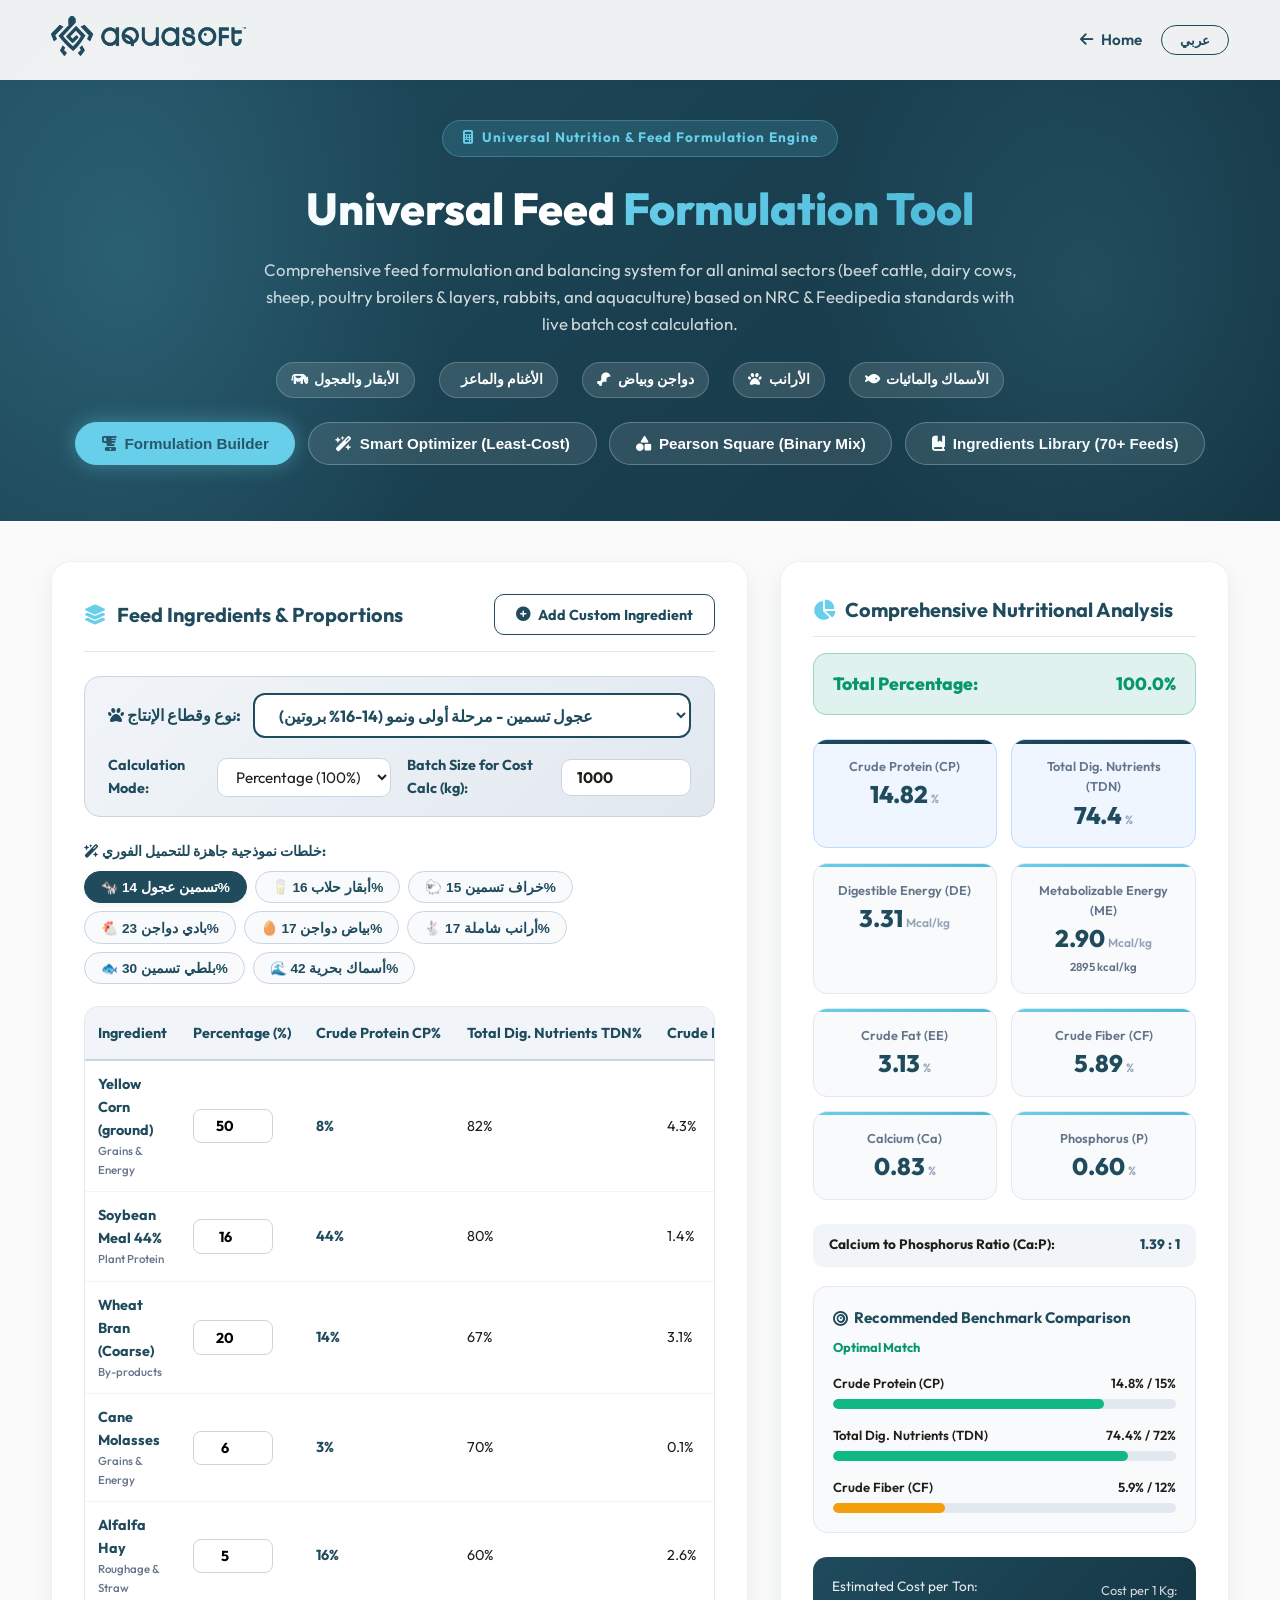
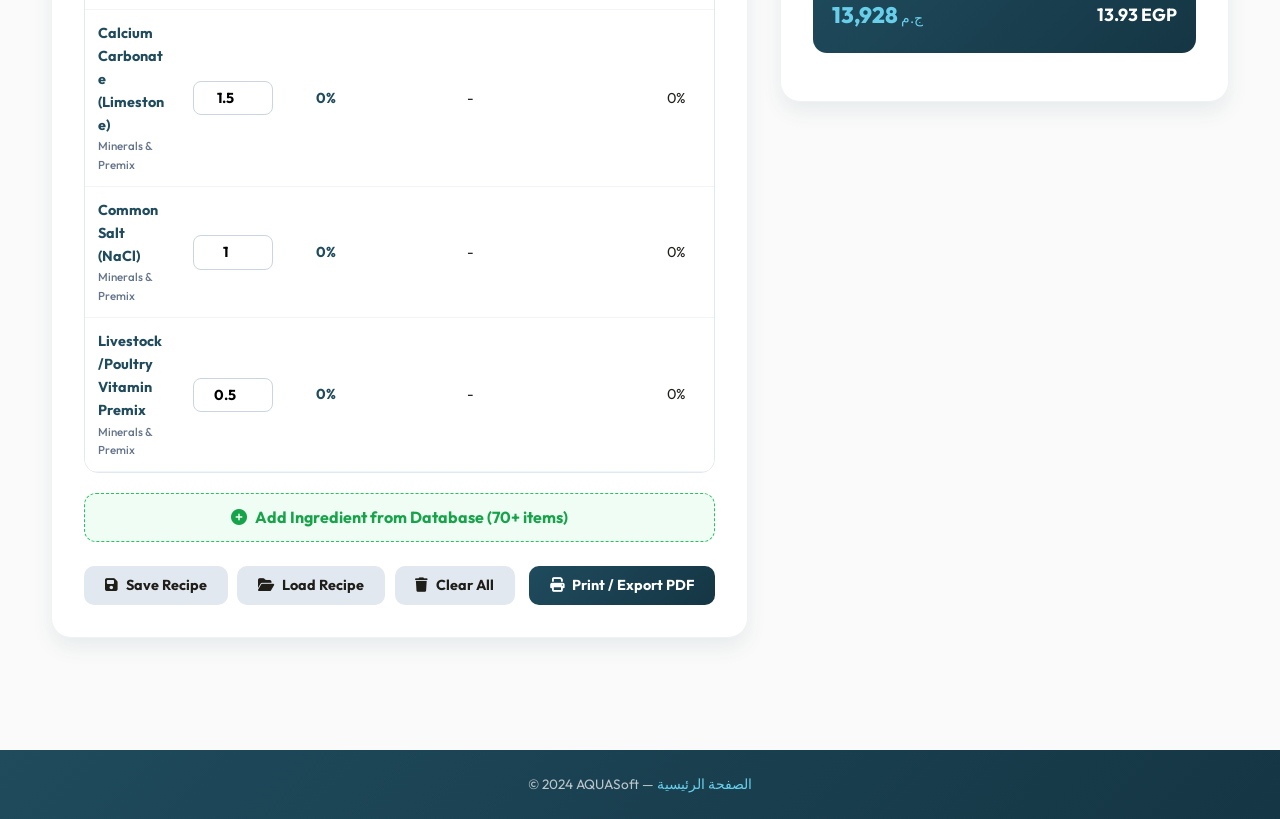
<file: tools/feed-formulation.html>
﻿<!DOCTYPE html>
<html lang="ar" dir="rtl">

<head>
  <link rel="manifest" href="../manifest.json">
  <meta name="theme-color" content="#1F4B5D">
  <link rel="apple-touch-icon" href="../icons/icon-192x192.png">
  <meta charset="UTF-8">
  <meta name="viewport" content="width=device-width, initial-scale=1.0">
  <title>AQUASoft | أداة تركيب وموازنة علائق الأعلاف العامة (ماشية، دواجن، أرانب، أسماك)</title>
  <link rel="preconnect" href="https://fonts.googleapis.com">
  <link rel="preconnect" href="https://fonts.gstatic.com" crossorigin>
  <link href="https://fonts.googleapis.com/css2?family=Outfit:wght@300;400;500;600;700;800&display=swap"
    rel="stylesheet">
  <link href="https://fonts.googleapis.com/css2?family=Tajawal:wght@300;400;500;700;800&display=swap" rel="stylesheet">
  <link rel="stylesheet" href="https://cdnjs.cloudflare.com/ajax/libs/font-awesome/6.4.0/css/all.min.css">
  <style>
    :root {
      --color-ocean-blue: #1F4B5D;
      --color-aqua: #68CFEB;
      --color-soft-white: #FAFAFA;
      --color-charcoal: #1F1E19;
      --gradient-primary: linear-gradient(135deg, #1F4B5D 0%, #153644 100%);
      --gradient-accent: linear-gradient(135deg, #68CFEB 0%, #4cb8d6 100%);
      --shadow-sm: 0 4px 6px rgba(31, 75, 93, 0.05);
      --shadow-md: 0 10px 20px rgba(31, 75, 93, 0.08);
      --shadow-lg: 0 20px 40px rgba(31, 75, 93, 0.12);
      --shadow-glow: 0 0 20px rgba(104, 207, 235, 0.4);
      --transition: 0.3s cubic-bezier(0.4, 0, 0.2, 1);
      --color-danger: #e53e3e;
      --color-warning: #d97706;
      --color-safe: #059669;
      --color-info: #0284c7;
    }

    * {
      margin: 0;
      padding: 0;
      box-sizing: border-box;
    }

    html {
      scroll-behavior: smooth;
      max-width: 100%;
      overflow-x: hidden;
    }

    body {
      font-family: 'Tajawal', sans-serif;
      background: var(--color-soft-white);
      color: var(--color-charcoal);
      line-height: 1.6;
      min-height: 100vh;
      min-height: 100dvh;
      max-width: 100%;
      overflow-x: clip;
      position: relative;
    }

    body.ltr {
      font-family: 'Outfit', sans-serif;
    }

    a {
      text-decoration: none;
      color: inherit;
      transition: var(--transition);
    }

    /* Navbar */
    .navbar {
      position: fixed;
      top: 0;
      left: 0;
      right: 0;
      z-index: 1000;
      padding: 1rem 0;
      transition: var(--transition);
      background: rgba(250, 250, 250, 0.95);
      backdrop-filter: blur(10px);
      box-shadow: var(--shadow-sm);
    }

    .nav-container {
      max-width: 1320px;
      margin: 0 auto;
      padding: 0 4%;
      display: flex;
      align-items: center;
      justify-content: space-between;
    }

    .logo img {
      height: 40px;
      width: auto;
    }

    .nav-right {
      display: flex;
      align-items: center;
      gap: 1.2rem;
    }

    .back-btn {
      display: flex;
      align-items: center;
      gap: .5rem;
      color: var(--color-ocean-blue);
      font-weight: 600;
      font-size: .95rem;
    }

    .back-btn:hover {
      color: var(--color-aqua);
    }

    #lang-toggle {
      padding: 6px 18px;
      font-size: 13px;
      font-weight: 700;
      border: 1.5px solid var(--color-ocean-blue);
      background: transparent;
      color: var(--color-ocean-blue);
      border-radius: 50px;
      cursor: pointer;
      transition: var(--transition);
      font-family: inherit;
    }

    #lang-toggle:hover {
      background: var(--color-ocean-blue);
      color: #fff;
    }

    /* Page Hero */
    .page-hero {
      background: var(--gradient-primary);
      padding: 7.5rem 5% 3.5rem;
      text-align: center;
      position: relative;
      overflow: hidden;
      color: #fff;
    }

    .page-hero::before {
      content: '';
      position: absolute;
      top: -50%;
      left: -20%;
      width: 60%;
      height: 200%;
      background: radial-gradient(ellipse, rgba(104, 207, 235, .18) 0%, transparent 60%);
      pointer-events: none;
    }

    .page-hero::after {
      content: '';
      position: absolute;
      bottom: -30%;
      right: -10%;
      width: 50%;
      height: 150%;
      background: radial-gradient(ellipse, rgba(104, 207, 235, .12) 0%, transparent 60%);
      pointer-events: none;
    }

    .hero-badge {
      display: inline-flex;
      align-items: center;
      gap: .5rem;
      background: rgba(104, 207, 235, .15);
      border: 1px solid rgba(104, 207, 235, .3);
      color: var(--color-aqua);
      padding: .4rem 1.2rem;
      border-radius: 50px;
      font-size: .85rem;
      font-weight: 700;
      letter-spacing: 1px;
      margin-bottom: 1rem;
    }

    .page-hero h1 {
      font-size: clamp(1.9rem, 4.5vw, 2.8rem);
      font-weight: 800;
      margin-bottom: .8rem;
    }

    .page-hero h1 span {
      background: var(--gradient-accent);
      -webkit-background-clip: text;
      -webkit-text-fill-color: transparent;
      background-clip: text;
    }

    .page-hero p {
      color: rgba(255, 255, 255, .8);
      font-size: 1.05rem;
      max-width: 760px;
      margin: 0 auto 1.5rem;
    }

    /* Sector Badges Row in Hero */
    .sector-icons {
      display: flex;
      justify-content: center;
      gap: 1.5rem;
      flex-wrap: wrap;
      margin-bottom: 1.5rem;
    }

    .sector-tag {
      display: inline-flex;
      align-items: center;
      gap: .4rem;
      background: rgba(255, 255, 255, .12);
      padding: .4rem .9rem;
      border-radius: 30px;
      font-size: .85rem;
      font-weight: 700;
      color: #fff;
      border: 1px solid rgba(255, 255, 255, .2);
    }

    /* Tab Navigation */
    .tabs-wrapper {
      display: flex;
      justify-content: center;
      gap: .8rem;
      flex-wrap: wrap;
      margin-top: 1.2rem;
    }

    .tab-btn {
      padding: .75rem 1.6rem;
      border-radius: 50px;
      font-weight: 700;
      font-size: .95rem;
      border: 1px solid rgba(255, 255, 255, .25);
      background: rgba(255, 255, 255, .1);
      color: #fff;
      cursor: pointer;
      transition: var(--transition);
      display: flex;
      align-items: center;
      gap: .5rem;
    }

    .tab-btn:hover {
      background: rgba(255, 255, 255, .2);
    }

    .tab-btn.active {
      background: var(--color-aqua);
      color: var(--color-ocean-blue);
      border-color: var(--color-aqua);
      box-shadow: var(--shadow-glow);
    }

    /* Main Container */
    .main-content {
      max-width: 1320px;
      margin: 0 auto;
      padding: 2.5rem 4% 5rem;
    }

    .tab-pane {
      display: none;
    }

    .tab-pane.active {
      display: block;
      animation: fadeUp .35s ease forwards;
    }

    @keyframes fadeUp {
      from {
        opacity: 0;
        transform: translateY(15px);
      }

      to {
        opacity: 1;
        transform: translateY(0);
      }
    }

    /* Formulation Layout */
    .formulation-grid {
      display: grid;
      grid-template-columns: minmax(0, 1.55fr) minmax(0, 1fr);
      gap: 2rem;
      align-items: start;
    }

    .formulation-main,
    .formulation-sidebar,
    .optimizer-grid>div {
      min-width: 0;
    }

    @media (max-width: 1180px) {
      .formulation-grid {
        grid-template-columns: minmax(0, 1fr);
      }
    }

    /* Cards */
    .card {
      background: #fff;
      border-radius: 20px;
      padding: 2rem;
      box-shadow: var(--shadow-md);
      border: 1px solid rgba(31, 75, 93, .07);
      margin-bottom: 2rem;
    }

    .card-title-bar {
      display: flex;
      justify-content: space-between;
      align-items: center;
      flex-wrap: wrap;
      gap: 1rem;
      margin-bottom: 1.5rem;
      padding-bottom: 1rem;
      border-bottom: 1px solid #e2e8f0;
    }

    .card-title-bar h2,
    .card-title-bar h3 {
      font-size: 1.25rem;
      color: var(--color-ocean-blue);
      display: flex;
      align-items: center;
      gap: .6rem;
    }

    .card-title-bar h2 i,
    .card-title-bar h3 i {
      color: var(--color-aqua);
    }

    /* Animal Sector Selector Bar */
    .sector-selector-bar {
      background: linear-gradient(135deg, #f1f5f9, #e2e8f0);
      padding: 1rem 1.4rem;
      border-radius: 16px;
      margin-bottom: 1.5rem;
      display: flex;
      align-items: center;
      justify-content: space-between;
      flex-wrap: wrap;
      gap: 1rem;
      border: 1.5px solid #cbd5e1;
    }

    .sector-selector-bar>* {
      min-width: 0;
    }

    .sector-group {
      display: flex;
      align-items: center;
      gap: .8rem;
      flex-wrap: wrap;
      flex: 1 1 100%;
    }

    .sector-selector-bar>.control-item {
      flex: 1 1 240px;
    }

    .sector-selector-bar>.control-item label {
      white-space: normal;
    }

    .sector-selector-bar>.control-item input {
      flex: 0 0 130px;
      width: 130px;
    }

    .sector-selector-bar>.control-item select {
      flex: 1 1 auto;
    }

    .sector-group label {
      font-weight: 800;
      color: var(--color-ocean-blue);
      font-size: 1rem;
    }

    .sector-group select {
      flex: 1 1 260px;
      min-width: 0;
      max-width: 100%;
      padding: .6rem 1.2rem;
      border-radius: 12px;
      border: 2px solid var(--color-ocean-blue);
      font-weight: 700;
      font-size: 1rem;
      font-family: inherit;
      background: #fff;
      color: var(--color-ocean-blue);
      outline: none;
      cursor: pointer;
    }

    .sector-group select:focus {
      border-color: var(--color-aqua);
      box-shadow: 0 0 0 3px rgba(104, 207, 235, .25);
    }

    /* Preset selector pills categorized */
    .preset-section {
      margin-bottom: 1.4rem;
    }

    .preset-label {
      font-size: .85rem;
      font-weight: 800;
      color: var(--color-ocean-blue);
      display: block;
      margin-bottom: .5rem;
    }

    .preset-pills {
      display: flex;
      flex-wrap: wrap;
      gap: .5rem;
    }

    .preset-pill {
      padding: .45rem 1rem;
      border-radius: 30px;
      font-size: .85rem;
      font-weight: 700;
      background: #f8fafc;
      color: var(--color-ocean-blue);
      border: 1.5px solid #cbd5e1;
      cursor: pointer;
      transition: var(--transition);
      display: inline-flex;
      align-items: center;
      gap: .4rem;
    }

    .preset-pill:hover {
      background: rgba(104, 207, 235, .2);
      border-color: var(--color-aqua);
      transform: translateY(-1px);
    }

    .preset-pill.active {
      background: var(--color-ocean-blue);
      color: #fff;
      border-color: var(--color-ocean-blue);
      box-shadow: var(--shadow-sm);
    }

    /* Top Controls Bar */
    .controls-bar {
      display: flex;
      flex-wrap: wrap;
      gap: 1rem;
      align-items: center;
      justify-content: space-between;
      background: #f8fafc;
      padding: 1.2rem;
      border-radius: 16px;
      margin-bottom: 1.5rem;
      border: 1px solid #e2e8f0;
    }

    .control-item {
      display: flex;
      align-items: center;
      gap: .6rem;
    }

    .control-item label {
      font-size: .9rem;
      font-weight: 700;
      color: var(--color-ocean-blue);
      white-space: nowrap;
    }

    .control-item select,
    .control-item input {
      min-width: 0;
      max-width: 100%;
      padding: .5rem .9rem;
      border-radius: 10px;
      border: 1.5px solid #cbd5e1;
      font-size: .95rem;
      font-family: inherit;
      background: #fff;
      color: var(--color-charcoal);
      outline: none;
    }

    .control-item select:focus,
    .control-item input:focus {
      border-color: var(--color-aqua);
      box-shadow: 0 0 0 3px rgba(104, 207, 235, .2);
    }

    /* Ingredients Table */
    .table-scroll-hint {
      display: none;
      align-items: center;
      justify-content: center;
      gap: .5rem;
      font-size: .78rem;
      font-weight: 700;
      color: #64748b;
      background: #f1f5f9;
      border: 1px dashed #cbd5e1;
      border-radius: 10px;
      padding: .45rem .8rem;
      margin-bottom: .6rem;
      text-align: center;
    }

    .table-container {
      position: relative;
      width: 100%;
      max-width: 100%;
      overflow-x: auto;
      -webkit-overflow-scrolling: touch;
      overscroll-behavior-x: contain;
      margin-bottom: 1.2rem;
      border-radius: 14px;
      border: 1px solid #e2e8f0;
      background: #fff;
      scrollbar-width: thin;
      scrollbar-color: var(--color-aqua) #f1f5f9;
    }

    .table-container::-webkit-scrollbar {
      height: 6px;
    }

    .table-container::-webkit-scrollbar-track {
      background: #f1f5f9;
      border-radius: 4px;
    }

    .table-container::-webkit-scrollbar-thumb {
      background: #cbd5e1;
      border-radius: 4px;
    }

    .table-container::-webkit-scrollbar-thumb:hover {
      background: var(--color-aqua);
    }

    .recipe-table {
      width: 100%;
      border-collapse: collapse;
      text-align: right;
      font-size: .9rem;
    }

    body.ltr .recipe-table {
      text-align: left;
    }

    .recipe-table th {
      background: #f1f5f9;
      color: var(--color-ocean-blue);
      padding: .9rem .8rem;
      font-weight: 700;
      border-bottom: 2px solid #cbd5e1;
      white-space: nowrap;
    }

    .recipe-table td {
      padding: .75rem .8rem;
      border-bottom: 1px solid #f1f5f9;
      vertical-align: middle;
    }

    .recipe-table tr:hover {
      background: #f8fafc;
    }

    .recipe-table input[type="number"] {
      width: 80px;
      padding: .45rem .6rem;
      border-radius: 8px;
      border: 1.5px solid #cbd5e1;
      font-size: .9rem;
      text-align: center;
      font-family: inherit;
      outline: none;
      font-weight: 700;
    }

    .recipe-table input[type="number"]:focus {
      border-color: var(--color-aqua);
      box-shadow: 0 0 0 2px rgba(104, 207, 235, .2);
    }

    .recipe-table input.recipe-price-input {
      width: 90px;
    }

    .pearson-inputs-grid {
      display: grid;
      grid-template-columns: 1fr 1fr;
      gap: 1.5rem;
      margin-bottom: 1.5rem;
    }

    .opt-preset-row {
      display: flex;
      gap: .8rem;
      flex-wrap: wrap;
      margin-top: .4rem;
      width: 100%;
    }

    .opt-section-header {
      display: flex;
      justify-content: space-between;
      align-items: center;
      flex-wrap: wrap;
      gap: .6rem;
      margin-bottom: .6rem;
    }

    .custom-name-grid {
      display: grid;
      grid-template-columns: minmax(0, 1.5fr) minmax(0, 1fr);
      gap: 1rem;
    }

    .opt-btn-group {
      display: flex;
      gap: .4rem;
      flex-wrap: wrap;
    }

    .opt-preset-select {
      flex: 1 1 260px;
      min-width: 0;
    }

    .inline-warn {
      display: none;
      align-items: center;
      gap: .6rem;
      background: #fffbeb;
      border: 1px solid #fde68a;
      color: #92400e;
      padding: .8rem 1rem;
      border-radius: 12px;
      font-weight: 700;
      font-size: .9rem;
      margin-bottom: 1rem;
    }

    .inline-warn.show {
      display: flex;
    }

    .pearson-results.dim {
      opacity: .45;
    }

    .ing-name-cell {
      font-weight: 700;
      color: var(--color-ocean-blue);
      display: flex;
      flex-direction: column;
      overflow-wrap: anywhere;
    }

    .ing-category-tag {
      font-size: .72rem;
      color: #64748b;
      font-weight: 500;
    }

    .delete-btn {
      color: #ef4444;
      background: rgba(239, 68, 68, .1);
      border: none;
      width: 32px;
      height: 32px;
      border-radius: 8px;
      cursor: pointer;
      display: inline-flex;
      align-items: center;
      justify-content: center;
      transition: var(--transition);
    }

    .delete-btn:hover {
      background: #ef4444;
      color: #fff;
    }

    /* Add ingredient row button */
    .btn-add-ing {
      background: #f0fdf4;
      border: 1.5px dashed #22c55e;
      color: #16a34a;
      padding: .85rem 1.4rem;
      border-radius: 12px;
      font-size: 1rem;
      font-weight: 700;
      cursor: pointer;
      width: 100%;
      display: flex;
      align-items: center;
      justify-content: center;
      gap: .5rem;
      transition: var(--transition);
      margin-bottom: 1.5rem;
      font-family: inherit;
    }

    .btn-add-ing:hover {
      background: #dcfce7;
      border-color: #16a34a;
      transform: translateY(-1px);
    }

    /* Action Buttons Row */
    .actions-row {
      display: flex;
      flex-wrap: wrap;
      gap: .8rem;
      justify-content: space-between;
    }

    .btn-action {
      padding: .65rem 1.3rem;
      border-radius: 10px;
      font-size: .9rem;
      font-weight: 700;
      cursor: pointer;
      display: inline-flex;
      align-items: center;
      gap: .5rem;
      border: none;
      transition: var(--transition);
      font-family: inherit;
    }

    .btn-primary-action {
      background: var(--gradient-primary);
      color: #fff;
    }

    .btn-primary-action:hover {
      transform: translateY(-2px);
      box-shadow: var(--shadow-md);
    }

    .btn-secondary-action {
      background: #e2e8f0;
      color: var(--color-charcoal);
    }

    .btn-secondary-action:hover {
      background: #cbd5e1;
    }

    .btn-outline-action {
      background: transparent;
      border: 1.5px solid var(--color-ocean-blue);
      color: var(--color-ocean-blue);
    }

    .btn-outline-action:hover {
      background: var(--color-ocean-blue);
      color: #fff;
    }

    /* Results Dashboard (Sticky Sidebar) */
    .summary-sticky {
      position: static;
    }

    @media (min-width: 1181px) and (min-height: 760px) {
      .summary-sticky {
        position: sticky;
        top: 90px;
      }
    }

    .total-badge-bar {
      display: flex;
      align-items: center;
      justify-content: space-between;
      padding: 1rem 1.2rem;
      border-radius: 14px;
      margin-bottom: 1.5rem;
      font-weight: 800;
      font-size: 1.1rem;
    }

    .total-badge-bar.perfect {
      background: rgba(5, 150, 105, .12);
      color: #059669;
      border: 1.5px solid rgba(5, 150, 105, .3);
    }

    .total-badge-bar.warning {
      background: rgba(217, 119, 6, .12);
      color: #d97706;
      border: 1.5px solid rgba(217, 119, 6, .3);
    }

    .total-badge-bar.danger {
      background: rgba(229, 62, 62, .12);
      color: #dc2626;
      border: 1.5px solid rgba(229, 62, 62, .3);
    }

    /* Nutrients Metric Cards */
    .nutrients-grid {
      display: grid;
      grid-template-columns: 1fr 1fr;
      gap: .9rem;
      margin-bottom: 1.5rem;
    }

    .metric-card {
      background: #f8fafc;
      border-radius: 14px;
      padding: 1rem;
      border: 1px solid #e2e8f0;
      text-align: center;
      transition: var(--transition);
      position: relative;
      overflow: hidden;
    }

    .metric-card:hover {
      transform: translateY(-3px);
      box-shadow: var(--shadow-sm);
      border-color: var(--color-aqua);
    }

    .metric-card::before {
      content: '';
      position: absolute;
      top: 0;
      left: 0;
      right: 0;
      height: 3px;
      background: var(--gradient-accent);
    }

    .metric-card.highlight::before {
      background: var(--gradient-primary);
      height: 4px;
    }

    .metric-card.highlight {
      background: #eff6ff;
      border-color: #bfdbfe;
    }

    .metric-name {
      font-size: .8rem;
      color: #64748b;
      font-weight: 600;
      display: block;
      margin-bottom: .3rem;
    }

    .metric-val {
      font-size: 1.5rem;
      font-weight: 800;
      color: var(--color-ocean-blue);
      line-height: 1.1;
    }

    .metric-unit {
      font-size: .75rem;
      color: #94a3b8;
      font-weight: 600;
    }

    .metric-subval {
      font-size: .72rem;
      color: #64748b;
      display: block;
      margin-top: .2rem;
      font-weight: 600;
    }

    /* Target Comparison Progress Bars */
    .target-box {
      background: #f8fafc;
      border-radius: 14px;
      padding: 1.2rem;
      border: 1px solid #e2e8f0;
      margin-bottom: 1.5rem;
    }

    .target-header {
      display: flex;
      justify-content: space-between;
      align-items: center;
      flex-wrap: wrap;
      gap: .4rem .8rem;
      margin-bottom: 1rem;
    }

    .target-header h4 {
      font-size: .95rem;
      color: var(--color-ocean-blue);
      font-weight: 700;
      display: flex;
      align-items: center;
      gap: .4rem;
    }

    .progress-group {
      margin-bottom: 1rem;
    }

    .progress-group:last-child {
      margin-bottom: 0;
    }

    .progress-labels {
      display: flex;
      justify-content: space-between;
      gap: .5rem;
      font-size: .82rem;
      font-weight: 600;
      margin-bottom: .3rem;
    }

    .progress-bar-bg {
      background: #e2e8f0;
      height: 10px;
      border-radius: 20px;
      overflow: hidden;
      position: relative;
    }

    .progress-fill {
      height: 100%;
      border-radius: 20px;
      transition: width .5s ease;
      background: var(--gradient-accent);
    }

    .progress-fill.match {
      background: #10b981;
    }

    .progress-fill.low {
      background: #f59e0b;
    }

    .progress-fill.high {
      background: #3b82f6;
    }

    /* Cost Box */
    .cost-card {
      background: linear-gradient(135deg, #1F4B5D 0%, #153644 100%);
      color: #fff;
      border-radius: 14px;
      padding: 1.2rem;
      display: flex;
      justify-content: space-between;
      align-items: center;
      margin-bottom: 1rem;
    }

    .cost-val {
      font-size: 1.4rem;
      font-weight: 800;
      color: var(--color-aqua);
    }

    /* Pearson Square View */
    .pearson-card {
      max-width: 850px;
      margin: 0 auto;
    }

    .pearson-layout {
      display: grid;
      grid-template-columns: minmax(0, 1fr) minmax(0, 1.2fr) minmax(0, 1fr);
      gap: 1.5rem;
      align-items: center;
      margin: 2.5rem 0;
      position: relative;
    }

    @media (max-width: 768px) {
      .pearson-layout {
        grid-template-columns: minmax(0, 1fr);
        gap: 1rem;
      }
    }

    .pearson-source-box {
      background: #f8fafc;
      border: 1.5px solid #cbd5e1;
      border-radius: 14px;
      padding: 1.2rem;
      text-align: center;
    }

    .pearson-center-box {
      background: var(--gradient-primary);
      color: #fff;
      border-radius: 20px;
      padding: 1.8rem 1.2rem;
      text-align: center;
      box-shadow: var(--shadow-glow);
    }

    .pearson-center-box h3 {
      color: var(--color-aqua);
      font-size: 1.8rem;
      font-weight: 800;
    }

    .pearson-result-box {
      background: #ecfdf5;
      border: 1.5px solid #a7f3d0;
      border-radius: 14px;
      padding: 1.2rem;
      text-align: center;
      color: #065f46;
      font-weight: 700;
    }

    .pearson-result-val {
      font-size: 1.8rem;
      font-weight: 800;
      color: #059669;
    }

    /* Library / Database View */
    .db-filter-bar {
      display: flex;
      gap: 1rem;
      flex-wrap: wrap;
      margin-bottom: 1.5rem;
    }

    .db-search {
      flex: 1;
      min-width: 260px;
      padding: .75rem 1.2rem;
      border-radius: 12px;
      border: 1.5px solid #cbd5e1;
      font-size: 1rem;
      font-family: inherit;
      outline: none;
    }

    .db-search:focus {
      border-color: var(--color-aqua);
    }

    .db-cat-select {
      padding: .75rem 1.2rem;
      border-radius: 12px;
      border: 1.5px solid #cbd5e1;
      font-size: .95rem;
      font-family: inherit;
      background: #fff;
      outline: none;
    }

    .db-table th {
      background: var(--color-ocean-blue);
      color: #fff;
      padding: .8rem;
    }

    .db-badge {
      display: inline-block;
      padding: .2rem .6rem;
      border-radius: 20px;
      font-size: .75rem;
      font-weight: 700;
    }

    .db-badge.energy {
      background: #fef3c7;
      color: #92400e;
    }

    .db-badge.protein {
      background: #dcfce7;
      color: #166534;
    }

    .db-badge.byproduct {
      background: #e0f2fe;
      color: #0369a1;
    }

    .db-badge.roughage {
      background: #f3e8ff;
      color: #6b21a8;
    }

    .db-badge.mineral {
      background: #fee2e2;
      color: #991b1b;
    }

    .db-badge.marine {
      background: #ccfbf1;
      color: #115e59;
    }

    /* Optimizer Styles */
    .optimizer-grid {
      display: grid;
      grid-template-columns: minmax(0, 1.2fr) minmax(0, 1fr);
      gap: 1.8rem;
    }

    @media (max-width: 992px) {
      .optimizer-grid {
        grid-template-columns: minmax(0, 1fr);
      }
    }

    .opt-target-row {
      display: grid;
      grid-template-columns: repeat(auto-fit, minmax(140px, 1fr));
      gap: 1rem;
      margin-bottom: 1rem;
    }

    .opt-target-item {
      background: #f8fafc;
      border: 1px solid #e2e8f0;
      border-radius: 12px;
      padding: .9rem;
    }

    .opt-target-item label {
      display: block;
      font-size: .8rem;
      font-weight: 700;
      color: var(--color-ocean-blue);
      margin-bottom: .4rem;
    }

    .opt-target-item input {
      width: 100%;
      padding: .5rem .7rem;
      border-radius: 8px;
      border: 1.5px solid #cbd5e1;
      font-weight: 700;
      font-size: 1rem;
      color: var(--color-ocean-blue);
      text-align: center;
      outline: none;
    }

    .opt-target-item input:focus {
      border-color: var(--color-aqua);
    }

    .opt-ing-select-list {
      max-height: 360px;
      overflow-y: auto;
      border: 1px solid #e2e8f0;
      border-radius: 12px;
      padding: .5rem;
      background: #fff;
      margin-bottom: 1rem;
    }

    .opt-ing-row {
      display: flex;
      flex-wrap: wrap;
      align-items: center;
      justify-content: space-between;
      padding: .6rem .8rem;
      border-bottom: 1px solid #f1f5f9;
      border-radius: 8px;
      transition: var(--transition);
      gap: .6rem;
    }

    .opt-ing-row:hover {
      background: #f8fafc;
    }

    .opt-ing-label {
      display: flex;
      align-items: center;
      gap: .6rem;
      flex: 1 1 220px;
      min-width: 0;
      cursor: pointer;
      font-weight: 600;
      font-size: .88rem;
      color: var(--color-charcoal);
    }

    .opt-ing-label input[type="checkbox"] {
      width: 18px;
      height: 18px;
      flex: none;
      accent-color: var(--color-ocean-blue);
    }

    .opt-ing-limits {
      display: flex;
      flex-wrap: wrap;
      align-items: center;
      gap: .4rem;
      font-size: .78rem;
      color: #64748b;
    }

    .opt-ing-limits input {
      width: 55px;
      padding: .25rem .4rem;
      border-radius: 6px;
      border: 1px solid #cbd5e1;
      font-size: .8rem;
      text-align: center;
      font-weight: 700;
    }

    .opt-run-btn {
      width: 100%;
      padding: 1rem;
      border-radius: 14px;
      background: linear-gradient(135deg, #10b981 0%, #059669 100%);
      color: #fff;
      border: none;
      font-size: 1.1rem;
      font-weight: 800;
      cursor: pointer;
      display: flex;
      align-items: center;
      justify-content: center;
      gap: .6rem;
      transition: var(--transition);
      box-shadow: 0 4px 12px rgba(16, 185, 129, .25);
    }

    .opt-run-btn:hover {
      transform: translateY(-2px);
      box-shadow: 0 6px 18px rgba(16, 185, 129, .35);
      filter: brightness(1.05);
    }

    .opt-status-box {
      padding: 1rem;
      border-radius: 12px;
      margin-top: 1rem;
      font-weight: 700;
      font-size: .9rem;
      display: none;
    }

    .opt-status-box.success {
      background: #ecfdf5;
      border: 1px solid #a7f3d0;
      color: #065f46;
      display: flex;
      align-items: center;
      gap: .6rem;
    }

    .opt-status-box.warn {
      background: #fffbeb;
      border: 1px solid #fde68a;
      color: #92400e;
      display: flex;
      align-items: center;
      gap: .6rem;
    }

    .opt-status-box.error {
      background: #fef2f2;
      border: 1px solid #fecaca;
      color: #991b1b;
      display: flex;
      align-items: center;
      gap: .6rem;
    }

    /* Modal for choosing ingredient */
    .modal-overlay {
      position: fixed;
      top: 0;
      left: 0;
      right: 0;
      bottom: 0;
      background: rgba(0, 0, 0, .6);
      z-index: 9999;
      display: none;
      align-items: center;
      justify-content: center;
      padding: 1rem;
    }

    .modal-overlay.open {
      display: flex;
      animation: fadeIn .25s ease;
    }

    @keyframes fadeIn {
      from {
        opacity: 0;
      }

      to {
        opacity: 1;
      }
    }

    .modal-box {
      background: #fff;
      border-radius: 20px;
      max-width: 850px;
      width: 100%;
      max-height: 90vh;
      max-height: 90dvh;
      display: flex;
      flex-direction: column;
      overflow: hidden;
      box-shadow: var(--shadow-lg);
    }

    .modal-header {
      padding: 1.2rem 1.8rem;
      background: var(--gradient-primary);
      color: #fff;
      display: flex;
      justify-content: space-between;
      align-items: center;
    }

    .modal-header h3 {
      font-size: 1.2rem;
      color: #fff;
    }

    .modal-close {
      background: transparent;
      border: none;
      color: #fff;
      font-size: 1.4rem;
      cursor: pointer;
    }

    .modal-body {
      padding: 1.5rem;
      overflow-y: auto;
      overscroll-behavior: contain;
      -webkit-overflow-scrolling: touch;
    }

    body.modal-open {
      overflow: hidden;
    }

    .modal-search-wrap {
      padding: 1rem 1.5rem;
      background: #f8fafc;
      border-bottom: 1px solid #e2e8f0;
    }

    .modal-actions {
      margin-top: 1.5rem;
      display: flex;
      justify-content: flex-end;
      flex-wrap: wrap;
      gap: .8rem;
    }

    .modal-close {
      width: 40px;
      height: 40px;
      flex: none;
      line-height: 1;
    }

    .modal-ing-item {
      display: flex;
      justify-content: space-between;
      align-items: center;
      padding: .9rem 1rem;
      border-bottom: 1px solid #f1f5f9;
      cursor: pointer;
      transition: var(--transition);
      border-radius: 10px;
    }

    .modal-ing-item:hover {
      background: #f8fafc;
      transform: translateX(-4px);
    }

    body.ltr .modal-ing-item:hover {
      transform: translateX(4px);
    }

    .modal-ing-specs {
      font-size: .85rem;
      color: #64748b;
    }

    .modal-btn-select {
      background: var(--gradient-accent);
      color: var(--color-ocean-blue);
      border: none;
      padding: .4rem .9rem;
      border-radius: 8px;
      font-weight: 700;
      font-size: .85rem;
      cursor: pointer;
    }

    /* Custom ingredient form */
    .custom-form-grid {
      display: grid;
      grid-template-columns: repeat(auto-fit, minmax(130px, 1fr));
      gap: 1rem;
      margin-top: 1rem;
    }

    .custom-group label {
      display: block;
      font-size: .8rem;
      font-weight: 700;
      color: var(--color-ocean-blue);
      margin-bottom: .3rem;
    }

    .custom-group input,
    .custom-group select {
      width: 100%;
      min-width: 0;
      padding: .5rem .7rem;
      border-radius: 8px;
      border: 1px solid #cbd5e1;
      font-size: .9rem;
      font-family: inherit;
    }

    /* ===== RESPONSIVE DESIGN FOR ALL SCREEN SIZES ===== */

    /* Laptops & Desktops (≤1200px) */
    @media (max-width: 1200px) {
      .formulation-grid {
        gap: 1.4rem;
      }

      .card {
        padding: 1.6rem;
        border-radius: 18px;
      }

      .optimizer-grid {
        gap: 1.4rem;
      }

      .sector-selector-bar {
        padding: .9rem 1.1rem;
        gap: .8rem;
      }

      .tabs-wrapper {
        gap: .5rem;
      }

      .tab-btn {
        padding: .7rem 1.2rem;
        font-size: .9rem;
      }
    }

    /* Large Tablets Portrait (≤992px) */
    @media (max-width: 992px) {
      .page-hero {
        padding: 6.5rem 1.5rem 2.5rem;
      }

      .page-hero h1 {
        font-size: clamp(1.6rem, 5vw, 2.3rem);
      }

      .formulation-grid {
        gap: 1.5rem;
      }

      .optimizer-grid {
        gap: 1.5rem;
      }

      .main-content {
        padding: 1.5rem 1rem 3.5rem;
      }

      /* Scrollable tabs bar with touch cues */
      .tabs-wrapper {
        flex-wrap: nowrap;
        justify-content: flex-start;
        overflow-x: auto;
        -webkit-overflow-scrolling: touch;
        scroll-snap-type: x mandatory;
        padding: .4rem .3rem .8rem;
        gap: .5rem;
        scrollbar-width: thin;
        scrollbar-color: var(--color-aqua) rgba(255, 255, 255, .15);
      }

      .tabs-wrapper::-webkit-scrollbar {
        height: 5px;
      }

      .tabs-wrapper::-webkit-scrollbar-track {
        background: rgba(255, 255, 255, .12);
        border-radius: 6px;
      }

      .tabs-wrapper::-webkit-scrollbar-thumb {
        background: var(--color-aqua);
        border-radius: 6px;
      }

      .tab-btn {
        flex: 0 0 auto;
        scroll-snap-align: start;
        padding: .65rem 1.1rem;
        font-size: .88rem;
        white-space: nowrap;
      }

      /* Full-width sector selector bar */
      .sector-selector-bar {
        flex-direction: column;
        align-items: stretch;
        gap: .8rem;
        padding: 1rem;
      }

      .sector-group,
      .control-item {
        flex-direction: column;
        align-items: stretch;
        width: 100%;
        gap: .35rem;
      }

      .sector-group select,
      .control-item select,
      .control-item input {
        flex: none;
        width: 100% !important;
        min-height: 44px;
        font-size: .95rem;
      }

      #batchSizeContainer input {
        width: 100% !important;
      }

      /* Nutrients grid: 4 columns on tablet when sidebar drops to full width */
      .nutrients-grid {
        grid-template-columns: repeat(4, 1fr);
        gap: .75rem;
      }

      /* Database filters */
      .db-filter-bar {
        flex-direction: column;
        gap: .75rem;
      }

      .db-search,
      .db-cat-select {
        width: 100%;
        min-width: 0;
        min-height: 44px;
      }
    }

    /* Tablet & Mobile Devices (≤768px) */
    @media (max-width: 768px) {

      /* Navbar */
      .navbar {
        padding: .65rem 0;
      }

      .nav-container {
        padding: 0 .9rem;
        gap: .75rem;
      }

      .logo img {
        height: 32px;
      }

      .nav-right {
        gap: .6rem;
      }

      .back-btn {
        font-size: .82rem;
      }

      #lang-toggle {
        padding: 5px 14px;
        font-size: 12px;
      }

      /* Hero */
      .page-hero {
        padding: 5.2rem .85rem 2rem;
      }

      .hero-badge {
        font-size: .75rem;
        padding: .35rem .75rem;
        max-width: 96%;
        text-align: center;
        justify-content: center;
      }

      .page-hero h1 {
        font-size: clamp(1.4rem, 6vw, 1.95rem);
        line-height: 1.32;
      }

      .page-hero p {
        font-size: clamp(.84rem, 2.8vw, .95rem);
        line-height: 1.65;
        max-width: 96%;
        margin-bottom: 1.2rem;
      }

      .sector-icons {
        gap: .4rem;
        margin-bottom: 1.2rem;
      }

      .sector-tag {
        font-size: .72rem;
        padding: .3rem .65rem;
      }

      /* Main content */
      .main-content {
        padding: 1rem .75rem 3rem;
      }

      .card {
        border-radius: 14px;
        padding: 1.1rem;
        margin-bottom: 1.2rem;
      }

      .card-title-bar {
        flex-direction: column;
        align-items: stretch;
        gap: .75rem;
        margin-bottom: 1rem;
        padding-bottom: .75rem;
      }

      .card-title-bar h2,
      .card-title-bar h3 {
        font-size: 1.05rem;
        line-height: 1.4;
        word-break: break-word;
      }

      .card-title-bar button,
      .card-title-bar .btn-action {
        width: 100%;
        justify-content: center;
        white-space: normal;
        text-align: center;
      }

      /* Preset pills */
      .preset-pills {
        gap: .4rem;
      }

      .preset-pill {
        padding: .38rem .7rem;
        font-size: .78rem;
      }

      /* Table scroll hint & responsive styling */
      .table-scroll-hint {
        display: flex;
      }

      .recipe-table {
        min-width: 580px;
      }

      .recipe-table th,
      .recipe-table td {
        padding: .55rem .45rem;
        font-size: .82rem;
      }

      .recipe-table input[type="number"] {
        width: 68px;
        padding: .35rem .3rem;
        font-size: .83rem;
        min-height: 34px;
      }

      .recipe-table input.recipe-price-input {
        width: 78px;
        font-size: .83rem;
        min-height: 34px;
      }

      .db-table {
        min-width: 680px;
      }

      /* Buttons */
      .btn-add-ing {
        padding: .8rem 1rem;
        font-size: clamp(.82rem, 3vw, .92rem);
        text-align: center;
        justify-content: center;
        min-height: 44px;
      }

      .actions-row {
        display: flex;
        flex-direction: column;
        gap: .6rem;
        width: 100%;
      }

      .actions-row>div {
        display: grid !important;
        grid-template-columns: repeat(3, 1fr) !important;
        gap: .45rem !important;
        width: 100% !important;
      }

      .btn-action {
        justify-content: center;
        padding: .65rem .4rem;
        font-size: .82rem;
        min-height: 42px;
      }

      .btn-primary-action {
        width: 100%;
        justify-content: center;
        padding: .75rem 1rem;
      }

      /* Sidebar dashboard */
      .total-badge-bar {
        font-size: .95rem;
        padding: .8rem 1rem;
        gap: .6rem;
        flex-wrap: wrap;
      }

      .cost-card {
        padding: 1rem;
        flex-wrap: wrap;
        gap: .8rem;
      }

      .nutrients-grid {
        grid-template-columns: 1fr 1fr;
        gap: .6rem;
      }

      .metric-card {
        padding: .75rem .45rem;
        border-radius: 10px;
      }

      .metric-val {
        font-size: clamp(1.15rem, 4.5vw, 1.4rem);
      }

      .metric-name {
        font-size: .75rem;
        min-height: 26px;
        display: flex;
        align-items: center;
        justify-content: center;
      }

      .target-box {
        padding: .9rem;
        border-radius: 12px;
      }

      /* Pearson Square */
      .pearson-inputs-grid {
        grid-template-columns: 1fr !important;
        gap: .8rem !important;
        margin-bottom: 1rem;
      }

      .pearson-layout {
        grid-template-columns: 1fr !important;
        gap: .75rem;
        margin: 1.2rem 0;
      }

      .pearson-center-box {
        padding: 1.2rem 1rem;
        order: -1;
      }

      .pearson-center-box h3,
      .pearson-result-val {
        font-size: 1.45rem;
      }

      .pearson-card>div[style*="grid-template-columns:1fr 1fr"] {
        display: grid !important;
        grid-template-columns: 1fr !important;
        gap: .8rem !important;
      }

      /* Optimizer */
      .opt-preset-row {
        flex-direction: column;
        gap: .6rem;
      }

      #optSpeciesPreset {
        width: 100%;
        min-width: 0;
        min-height: 44px;
      }

      .opt-preset-row .btn-action {
        width: 100%;
        justify-content: center;
        min-height: 44px;
      }

      .opt-target-row {
        grid-template-columns: repeat(2, minmax(0, 1fr));
        gap: .6rem;
      }

      .opt-ing-row {
        flex-direction: column;
        align-items: stretch;
        gap: .45rem;
        padding: .65rem .75rem;
      }

      .opt-ing-label {
        width: 100%;
      }

      .opt-ing-limits {
        width: 100%;
        justify-content: flex-end;
        padding-top: .3rem;
        border-top: 1px dashed #f1f5f9;
      }

      .opt-ing-limits input {
        width: 56px;
        min-height: 34px;
      }

      .opt-run-btn {
        padding: .85rem 1rem;
        font-size: .98rem;
        min-height: 48px;
      }

      /* Modals */
      .modal-overlay {
        padding: .5rem;
      }

      .modal-box {
        max-height: calc(100dvh - 1rem);
        border-radius: 14px;
        width: 100%;
        max-width: 100%;
      }

      .modal-header {
        padding: .85rem 1rem;
      }

      .modal-header h3 {
        font-size: clamp(.92rem, 3.2vw, 1.05rem);
      }

      .modal-body {
        padding: .85rem;
      }

      .modal-ing-item {
        padding: .75rem .6rem;
        gap: .5rem;
        flex-direction: column;
        align-items: stretch;
      }

      .modal-ing-item>div:last-child {
        display: flex;
        justify-content: flex-end;
      }

      .modal-btn-select {
        width: 100%;
        text-align: center;
        padding: .55rem .8rem;
      }

      .custom-name-grid {
        grid-template-columns: 1fr;
        gap: .75rem;
      }

      .custom-form-grid {
        grid-template-columns: repeat(2, 1fr);
        gap: .75rem;
      }
    }

    /* Small Mobile Phones (≤440px) */
    @media (max-width: 440px) {
      .nav-container {
        padding: 0 .75rem;
      }

      .back-btn span {
        display: none;
      }

      .back-btn {
        width: 36px;
        height: 36px;
        justify-content: center;
        border: 1px solid #dbe4e8;
        border-radius: 50%;
      }

      .page-hero {
        padding: 4.8rem .65rem 1.6rem;
      }

      .main-content {
        padding: .85rem .5rem 2.5rem;
      }

      .card {
        padding: .9rem .75rem;
        border-radius: 12px;
      }

      .actions-row>div {
        grid-template-columns: 1fr !important;
      }

      .cost-card {
        flex-direction: column;
        align-items: stretch;
        text-align: center;
        gap: .6rem;
      }

      .cost-card>div:last-child {
        text-align: center !important;
        border-top: 1px solid rgba(255, 255, 255, .15);
        padding-top: .5rem;
      }

      .recipe-table {
        min-width: 500px;
      }

      .recipe-table th,
      .recipe-table td {
        padding: .45rem .35rem;
        font-size: .78rem;
      }

      .recipe-table input[type="number"] {
        width: 60px;
        font-size: .8rem;
        padding: .3rem .2rem;
      }

      .recipe-table input.recipe-price-input {
        width: 68px;
        font-size: .8rem;
        padding: .3rem .2rem;
      }

      .nutrients-grid {
        gap: .45rem;
      }

      .metric-card {
        padding: .65rem .35rem;
      }

      .metric-val {
        font-size: clamp(1.05rem, 4.5vw, 1.25rem);
      }

      .metric-name {
        font-size: .72rem;
      }

      .db-table {
        min-width: 600px;
      }

      .opt-target-row {
        grid-template-columns: 1fr 1fr;
        gap: .45rem;
      }

      .custom-form-grid {
        grid-template-columns: 1fr 1fr;
        gap: .5rem;
      }
    }

    /* Extra Small Mobile Devices (≤360px) */
    @media (max-width: 360px) {
      .opt-target-row {
        grid-template-columns: 1fr;
      }

      .custom-form-grid {
        grid-template-columns: 1fr;
      }

      .recipe-table {
        min-width: 470px;
      }

      .metric-card {
        padding: .55rem .25rem;
      }

      .metric-name {
        font-size: .68rem;
      }

      .metric-val {
        font-size: 1.05rem;
      }

      .total-badge-bar,
      .cost-card {
        padding: .75rem;
      }

      .tab-btn {
        padding: .55rem .85rem;
        font-size: .78rem;
      }
    }

    /* Landscape Phone */
    @media (max-width: 768px) and (orientation: landscape) {
      .page-hero {
        padding-top: 4.5rem;
        padding-bottom: 1.4rem;
      }

      .sector-icons {
        display: none;
      }

      .modal-box {
        max-height: calc(100dvh - .6rem);
      }
    }

    /* Print styling */
    @media print {

      .navbar,
      .page-hero,
      .tabs-wrapper,
      .controls-bar,
      .preset-section,
      .btn-add-ing,
      .actions-row,
      .modal-overlay {
        display: none !important;
      }

      .main-content {
        padding: 0;
      }

      .formulation-grid {
        display: block;
      }

      .card {
        box-shadow: none;
        border: 1px solid #ccc;
        page-break-inside: avoid;
      }

      .print-header {
        display: block !important;
        text-align: center;
        margin-bottom: 2rem;
      }
    }

    .print-header {
      display: none;
    }

    /* Footer */
    .page-footer {
      background: var(--gradient-primary);
      color: rgba(255, 255, 255, .7);
      text-align: center;
      padding: 1.5rem;
      font-size: .85rem;
    }

    .page-footer a {
      color: var(--color-aqua);
    }

    /* ===== RESPONSIVE ADDITIONS (v2) ===== */

    /* Big screens: use the extra room instead of a narrow strip */
    @media (min-width: 1800px) {
      html {
        font-size: 112.5%;
      }

      .nav-container,
      .main-content {
        max-width: 1560px;
      }
    }

    @media (min-width: 2400px) {
      html {
        font-size: 131.25%;
      }

      .nav-container,
      .main-content {
        max-width: 1800px;
      }
    }

    /* Touch devices: no sticky hover-lift */
    @media (hover: none) {

      .metric-card:hover,
      .preset-pill:hover,
      .btn-add-ing:hover,
      .btn-primary-action:hover,
      .opt-run-btn:hover,
      .modal-ing-item:hover {
        transform: none;
      }
    }

    @media (prefers-reduced-motion: reduce) {

      *,
      *::before,
      *::after {
        animation-duration: .01ms !important;
        transition-duration: .01ms !important;
        scroll-behavior: auto !important;
      }
    }

    /* Mini live summary (phones / tablets) */
    .mini-summary {
      display: none;
      position: fixed;
      left: 0;
      right: 0;
      bottom: 0;
      z-index: 900;
      background: var(--gradient-primary);
      color: #fff;
      padding: .55rem 1rem calc(.55rem + env(safe-area-inset-bottom, 0px));
      box-shadow: 0 -6px 20px rgba(0, 0, 0, .2);
      align-items: center;
      justify-content: space-between;
      gap: .75rem;
      cursor: pointer;
    }

    .ms-item {
      display: flex;
      flex-direction: column;
      align-items: center;
      line-height: 1.25;
      min-width: 0;
    }

    .ms-item span {
      font-size: .68rem;
      opacity: .8;
    }

    .ms-item b {
      font-size: .98rem;
      color: var(--color-aqua);
      white-space: nowrap;
    }

    #msTotal.warning {
      color: #fbbf24;
    }

    #msTotal.danger {
      color: #fca5a5;
    }

    #msTotal.perfect {
      color: #6ee7b7;
    }

    .mini-summary>i {
      color: var(--color-aqua);
    }

    @media (max-width: 992px) {
      body.show-mini:not(.summary-visible) .mini-summary {
        display: flex;
      }

      body.show-mini:not(.summary-visible) .page-footer {
        padding-bottom: 5rem;
      }
    }

    @media print {

      .mini-summary,
      .table-scroll-hint {
        display: none !important;
      }
    }

    /* Phones & small tablets: comfortable controls */
    @media (max-width: 768px) {

      /* 16px inputs stop iOS Safari from zooming the page on focus */
      input:not([type="checkbox"]):not([type="radio"]),
      select,
      textarea {
        font-size: 16px !important;
      }

      .delete-btn {
        width: 40px;
        height: 40px;
      }

      .modal-btn-select {
        min-height: 40px;
      }

      .opt-ing-label input[type="checkbox"] {
        width: 22px;
        height: 22px;
      }

      .modal-actions>.btn-action {
        flex: 1 1 140px;
        justify-content: center;
      }

      .opt-preset-select {
        flex: none;
        width: 100%;
      }

      .opt-ing-label {
        flex: none;
      }

      .opt-section-header {
        align-items: flex-start;
      }

      .opt-btn-group .btn-action {
        min-height: 40px;
      }

      .modal-search-wrap {
        padding: .75rem .85rem;
      }
    }

    /* 641-768px: scrollable tables keep a visible hint */
    @media (max-width: 640px) {
      .table-scroll-hint {
        display: none !important;
      }
    }

    /* ===== Tables become cards on phones ===== */
    @media screen and (max-width: 640px) {
      .tc-stack {
        overflow: visible;
        border: 0;
        background: transparent;
        border-radius: 0;
      }

      .recipe-table.stack {
        display: block;
        width: 100%;
        min-width: 0;
      }

      .recipe-table.stack thead {
        position: absolute;
        width: 1px;
        height: 1px;
        overflow: hidden;
        clip: rect(0 0 0 0);
        white-space: nowrap;
      }

      .recipe-table.stack tbody {
        display: block;
      }

      .recipe-table.stack tr {
        display: block;
        background: #fff;
        border: 1px solid #e2e8f0;
        border-radius: 12px;
        padding: .35rem .8rem;
        margin-bottom: .7rem;
        box-shadow: var(--shadow-sm);
      }

      .recipe-table.stack tr:hover {
        background: #fff;
      }

      .recipe-table.stack td {
        display: flex;
        align-items: center;
        justify-content: space-between;
        gap: .8rem;
        padding: .5rem 0;
        border-bottom: 1px dashed #e8eef3;
        text-align: end;
        font-size: .88rem;
      }

      .recipe-table.stack td:last-child {
        border-bottom: 0;
      }

      .recipe-table.stack td::before {
        content: attr(data-label);
        flex: 0 0 auto;
        font-size: .76rem;
        font-weight: 700;
        color: #64748b;
        text-align: start;
      }

      .recipe-table.stack td:first-child {
        justify-content: flex-start;
        text-align: start;
        font-size: .98rem;
        font-weight: 800;
        color: var(--color-ocean-blue);
        border-bottom: 1px solid #e2e8f0;
      }

      .recipe-table.stack td:first-child::before {
        display: none;
      }

      /* main recipe rows */
      .recipe-table.stack-recipe tr {
        display: grid;
        grid-template-columns: repeat(4, minmax(0, 1fr));
        gap: .55rem;
        padding: .8rem;
      }

      .recipe-table.stack-recipe td {
        flex-direction: column;
        align-items: stretch;
        justify-content: flex-start;
        gap: .25rem;
        padding: 0;
        border: 0;
        text-align: start;
      }

      .recipe-table.stack-recipe td::before {
        font-size: .72rem;
      }

      .recipe-table.stack-recipe td:nth-child(1) {
        grid-column: 1 / 4;
        grid-row: 1;
      }

      .recipe-table.stack-recipe td:nth-child(8) {
        grid-column: 4;
        grid-row: 1;
        align-items: flex-end;
      }

      .recipe-table.stack-recipe td:nth-child(8)::before {
        display: none;
      }

      .recipe-table.stack-recipe td:nth-child(2) {
        grid-column: 1 / 3;
        grid-row: 2;
      }

      .recipe-table.stack-recipe td:nth-child(7) {
        grid-column: 3 / 5;
        grid-row: 2;
      }

      .recipe-table.stack-recipe td:nth-child(n+3):nth-child(-n+6) {
        grid-row: 3;
        align-items: center;
        text-align: center;
        background: #f8fafc;
        border-radius: 10px;
        padding: .4rem .2rem;
        font-weight: 700;
      }

      .recipe-table.stack-recipe td:nth-child(n+3):nth-child(-n+6)::before {
        content: attr(data-short);
      }

      .recipe-table.stack-recipe td input,
      .recipe-table.stack-recipe td input.recipe-price-input {
        width: 100% !important;
        min-height: 44px;
        text-align: center;
      }

      /* library rows */
      .recipe-table.stack-db {
        min-width: 0;
      }

      .recipe-table.stack-db tr {
        display: grid;
        grid-template-columns: repeat(4, minmax(0, 1fr));
        gap: .45rem;
        padding: .75rem;
      }

      .recipe-table.stack-db td {
        flex-direction: column;
        align-items: center;
        justify-content: center;
        gap: .15rem;
        padding: .35rem .2rem;
        border: 0;
        border-radius: 10px;
        background: #f8fafc;
        text-align: center;
        font-size: .9rem;
        font-weight: 700;
      }

      .recipe-table.stack-db td::before {
        content: attr(data-short);
        font-size: .68rem;
      }

      .recipe-table.stack-db td:nth-child(1) {
        grid-column: 1 / 4;
        grid-row: 1;
        align-items: flex-start;
        text-align: start;
        background: none;
        padding: 0;
        border: 0;
        font-size: .98rem;
      }

      .recipe-table.stack-db td:nth-child(11) .modal-btn-select {
        min-width: 44px;
        padding: .4rem .7rem;
      }

      .recipe-table.stack-db td:nth-child(11) {
        grid-column: 4;
        grid-row: 1;
        align-items: flex-end;
        background: none;
        padding: 0;
      }

      .recipe-table.stack-db td:nth-child(2) {
        grid-column: 1 / -1;
        grid-row: 2;
        align-items: flex-start;
        background: none;
        padding: 0;
      }

      .recipe-table.stack-db td:nth-child(1)::before,
      .recipe-table.stack-db td:nth-child(2)::before,
      .recipe-table.stack-db td:nth-child(11)::before {
        display: none;
      }
    }

    /* In stacked (column) layouts a flex-basis would become a height */
    @media (max-width: 992px) {

      .sector-selector-bar>.control-item,
      .sector-group {
        flex: none;
      }

      .sector-selector-bar>.control-item input,
      .sector-selector-bar>.control-item select {
        flex: none;
        width: 100% !important;
      }
    }

    /* "CP%" must not flip to "%CP" inside RTL pages */
    .recipe-table.stack td::before {
      unicode-bidi: plaintext;
    }

    @media screen and (max-width: 640px) {

      .recipe-table.stack-recipe td:nth-child(n+3):nth-child(-n+6)::before,
      .recipe-table.stack-db td::before {
        direction: ltr;
        unicode-bidi: isolate;
      }
    }

    /* Tablets: species on its own row, mode + batch side by side */
    @media (min-width: 641px) and (max-width: 992px) {
      .sector-selector-bar {
        flex-direction: row;
        flex-wrap: wrap;
        align-items: flex-end;
      }

      .sector-selector-bar>.sector-group {
        flex: 1 1 100%;
      }

      .sector-selector-bar>.control-item {
        flex: 1 1 calc(50% - .5rem);
      }
    }

    /* very small phones: shrink the 4-up stat tiles a little */
    @media screen and (max-width: 360px) {

      .recipe-table.stack-recipe td:nth-child(n+3):nth-child(-n+6),
      .recipe-table.stack-db td {
        font-size: .82rem;
        padding: .3rem .1rem;
      }
    }
  </style>
</head>

<body class="show-mini">

  <!-- Navbar -->
  <nav class="navbar">
    <div class="nav-container">
      <a href="../index.html" class="logo"><img src="../images/in ob.png" alt="AQUASoft Logo"></a>
      <div class="nav-right">
        <a href="../index.html" class="back-btn">
          <i class="fa-solid fa-arrow-right" id="back-icon"></i>
          <span data-i18n="nav_home">الصفحة الرئيسية</span>
        </a>
        <button id="lang-toggle">English</button>
      </div>
    </div>
  </nav>

  <!-- Hero -->
  <section class="page-hero">
    <div class="hero-badge"><i class="fa-solid fa-calculator"></i> <span data-i18n="hero_badge">أداة احترافية عامة لجميع
        قطاعات الإنتاج والتغذية</span></div>
    <h1 data-i18n="hero_title">أداة تركيب وموازنة <span>علائق الأعلاف العامة</span></h1>
    <p data-i18n="hero_desc">النظام الشامل لتركيب وموازنة الأعلاف الحيوانية (عجول وماشية، أغنام، أبقار حلاب، دواجن تسمين
      وبياض، أرانب، وأسماك) وفق التحليلات المعملية وموسوعات NRC و Feedipedia مع حساب تكلفة الطن.</p>

    <div class="sector-icons">
      <span class="sector-tag"><i class="fa-solid fa-cow"></i> الأبقار والعجول</span>
      <span class="sector-tag"><i class="fa-solid fa-sheep"></i> الأغنام والماعز</span>
      <span class="sector-tag"><i class="fa-solid fa-drumstick-bite"></i> دواجن وبياض</span>
      <span class="sector-tag"><i class="fa-solid fa-paw"></i> الأرانب</span>
      <span class="sector-tag"><i class="fa-solid fa-fish"></i> الأسماك والمائيات</span>
    </div>

    <div class="tabs-wrapper">
      <button class="tab-btn active" onclick="switchTab('formulation')"><i class="fa-solid fa-blender"></i> <span
          data-i18n="tab_formulation">مصمم الخلطات الذكي</span></button>
      <button class="tab-btn" onclick="switchTab('optimizer')"><i class="fa-solid fa-wand-magic-sparkles"></i> <span
          data-i18n="tab_optimizer">المُحسِّن الذكي للعلائق (Least-Cost)</span></button>
      <button class="tab-btn" onclick="switchTab('pearson')"><i class="fa-solid fa-shapes"></i> <span
          data-i18n="tab_pearson">مربع بيرسون (الخلط الثنائي السريع)</span></button>
      <button class="tab-btn" onclick="switchTab('database')"><i class="fa-solid fa-book-bookmark"></i> <span
          data-i18n="tab_database">مكتبة وتحليل الخامات (70+ مادة)</span></button>
    </div>
  </section>

  <!-- Main Container -->
  <main class="main-content">

    <!-- Printable Header for export -->
    <div class="print-header">
      <h2>AQUASoft &mdash; تقرير تركيبة علف مخصصة</h2>
      <p id="print-meta"></p>
    </div>

    <!-- TAB 1: FORMULATION BUILDER -->
    <div id="tab-formulation" class="tab-pane active">
      <div class="formulation-grid">

        <!-- Left: Ingredients Table & Builder -->
        <div class="formulation-main">

          <div class="card">
            <div class="card-title-bar">
              <h2><i class="fa-solid fa-layer-group"></i> <span data-i18n="builder_title">مكونات وتناسب الخلطة العلفية</span></h2>
              <button class="btn-action btn-outline-action" onclick="openCustomModal()"><i
                  class="fa-solid fa-plus-circle"></i> <span data-i18n="btn_custom_ing">إضافة خامة مخصصة</span></button>
            </div>

            <!-- Animal Sector Selector -->
            <div class="sector-selector-bar">
              <div class="sector-group">
                <label><i class="fa-solid fa-paw"></i> نوع وقطاع الإنتاج:</label>
                <select id="targetSpecies" onchange="onSectorChanged()">
                  <optgroup label="🐄 المجترات وتسمين العجول والأبقار">
                    <option value="beef_grower">عجول تسمين - مرحلة أولى ونمو (14-16% بروتين)</option>
                    <option value="beef_finisher">عجول تسمين - مرحلة نهائية (11-13% بروتين)</option>
                    <option value="dairy_high">أبقار حلابة - إنتاج عالي (16-18% بروتين)</option>
                    <option value="dairy_dry">أبقار حلابة - جافة / متوسطة (12-14% بروتين)</option>
                  </optgroup>
                  <optgroup label="🐑 الأغنام والماعز">
                    <option value="sheep_fattening">خراف وجداء تسمين (14-16% بروتين)</option>
                    <option value="sheep_lactating">أغنام وماعز حلابة وعشار (13-15% بروتين)</option>
                  </optgroup>
                  <optgroup label="🐔 الدواجن والطيور">
                    <option value="broiler_starter">دواجن تسمين - بادي (0-10 أيام: 23% بروتين)</option>
                    <option value="broiler_grower">دواجن تسمين - نامي (11-24 يوم: 21.5% بروتين)</option>
                    <option value="broiler_finisher">دواجن تسمين - ناهي (25+ يوم: 19-20% بروتين)</option>
                    <option value="layers_peak">دجاج بياض - إنتاج بيض (17-18% بروتين، 4% كالسيوم)</option>
                  </optgroup>
                  <optgroup label="🐇 الأرانب">
                    <option value="rabbit_grower">أرانب تسمين وفطام (16-17% بروتين، 13% ألياف)</option>
                    <option value="rabbit_lactating">أرانب أمهات مرضعة (18-19% بروتين)</option>
                  </optgroup>
                  <optgroup label="🐟 الأسماك والأحياء المائية">
                    <option value="tilapia_growout">أسماك بلطي - تسمين (28-30% بروتين)</option>
                    <option value="tilapia_fingerling">أسماك بلطي - زريعة وإصبعيات (32-35% بروتين)</option>
                    <option value="marine_fish">أسماك بحرية (قاروص ودنيس: 42-45% بروتين)</option>
                    <option value="shrimp">جمبري فانامي (35-38% بروتين)</option>
                  </optgroup>
                </select>
              </div>

              <div class="control-item">
                <label data-i18n="lbl_mode">طريقة الحساب:</label>
                <select id="calcMode" onchange="toggleCalcMode()">
                  <option value="percent" data-i18n="opt_percent">نسب مئوية (100%)</option>
                  <option value="weight" data-i18n="opt_weight">أوزان تشغيلة (كجم / طن)</option>
                </select>
              </div>

              <div class="control-item" id="batchSizeContainer">
                <label id="lbl_batch_size_text" data-i18n="lbl_batch_size">حجم التشغيلة لحساب التكلفة (كجم):</label>
                <input type="number" id="batchSize" value="1000" min="1" step="50" oninput="recalculate()"
                  style="width:130px; font-weight:700;">
              </div>
            </div>

            <!-- Preset templates for all sectors -->
            <div class="preset-section">
              <span class="preset-label"><i class="fa-solid fa-wand-magic-sparkles"></i> خلطات نموذجية جاهزة للتحميل
                الفوري:</span>
              <div class="preset-pills">
                <button class="preset-pill active" onclick="loadPreset('beef_grower')">🐄 تسمين عجول 14%</button>
                <button class="preset-pill" onclick="loadPreset('dairy_high')">🥛 أبقار حلاب 16%</button>
                <button class="preset-pill" onclick="loadPreset('sheep_fattening')">🐑 خراف تسمين 15%</button>
                <button class="preset-pill" onclick="loadPreset('broiler_starter')">🐔 بادي دواجن 23%</button>
                <button class="preset-pill" onclick="loadPreset('layers_peak')">🥚 بياض دواجن 17%</button>
                <button class="preset-pill" onclick="loadPreset('rabbit_grower')">🐇 أرانب شاملة 17%</button>
                <button class="preset-pill" onclick="loadPreset('tilapia_growout')">🐟 بلطي تسمين 30%</button>
                <button class="preset-pill" onclick="loadPreset('marine_fish')">🌊 أسماك بحرية 42%</button>
              </div>
            </div>

            <!-- Table of selected ingredients -->
            <div class="table-scroll-hint"><i class="fa-solid fa-arrows-left-right"></i> <span
                data-i18n="hint_scroll">اسحب الجدول أفقياً للاطلاع على كامل الأعمدة وتعديل الكميات والأسعار ⟷</span>
            </div>
            <div class="table-container tc-stack">
              <table class="recipe-table stack stack-recipe">
                <thead>
                  <tr>
                    <th data-i18n="th_ingredient">مادة العلف</th>
                    <th id="th_amount_header" data-i18n="th_percentage">النسبة (%)</th>
                    <th data-i18n="th_protein">البروتين CP%</th>
                    <th data-i18n="th_energy">الطاقة TDN%</th>
                    <th data-i18n="th_fat">الدهن EE%</th>
                    <th data-i18n="th_fiber">الألياف CF%</th>
                    <th data-i18n="th_price">سعر الطن (ج.م)</th>
                    <th style="text-align:center;">إجراء</th>
                  </tr>
                </thead>
                <tbody id="recipeRows">
                  <!-- Dynamically populated rows -->
                </tbody>
              </table>
            </div>

            <!-- Add Row Button -->
            <button class="btn-add-ing" onclick="openIngModal()">
              <i class="fa-solid fa-plus-circle"></i> <span data-i18n="btn_add_from_db">اختيار خامة من قاعدة البيانات
                الشاملة (70+ مادة)</span>
            </button>

            <!-- Bottom Action Row -->
            <div class="actions-row">
              <div style="display:flex; gap:.6rem; flex-wrap:wrap;">
                <button class="btn-action btn-secondary-action" onclick="saveRecipeLocal()"><i
                    class="fa-solid fa-floppy-disk"></i> <span data-i18n="btn_save">حفظ التركيبة</span></button>
                <button class="btn-action btn-secondary-action" onclick="loadRecipePrompt()"><i
                    class="fa-solid fa-folder-open"></i> <span data-i18n="btn_load">استرجاع تركيبة</span></button>
                <button class="btn-action btn-secondary-action" onclick="clearRecipe()"><i
                    class="fa-solid fa-trash"></i> <span data-i18n="btn_clear">تفريغ</span></button>
              </div>
              <button class="btn-action btn-primary-action" onclick="window.print()"><i class="fa-solid fa-print"></i>
                <span data-i18n="btn_print">طباعة التقرير / PDF</span></button>
            </div>

          </div>
        </div>

        <!-- Right: Real-time Analysis Dashboard -->
        <div class="formulation-sidebar">
          <div class="summary-sticky">

            <div class="card">
              <div class="card-title-bar" style="margin-bottom:1rem; padding-bottom:.6rem;">
                <h3><i class="fa-solid fa-chart-pie"></i> <span data-i18n="summary_title">التحليل الكيماوي والغذائي الشامل</span>
                </h3>
              </div>

              <!-- Total percentage / weight badge -->
              <div id="totalBadge" class="total-badge-bar perfect">
                <span id="totalBadgeLabel">إجمالي النسبة:</span>
                <span id="totalBadgeValue">100%</span>
              </div>

              <!-- Primary Nutrients Grid -->
              <div class="nutrients-grid">
                <div class="metric-card highlight">
                  <span class="metric-name" data-i18n="metric_cp">البروتين الخام (CP)</span>
                  <span class="metric-val" id="resCP">0.00</span>
                  <span class="metric-unit">%</span>
                </div>

                <div class="metric-card highlight">
                  <span class="metric-name" data-i18n="metric_tdn">المواد المهضومة (TDN)</span>
                  <span class="metric-val" id="resTDN">0.00</span>
                  <span class="metric-unit">%</span>
                </div>

                <div class="metric-card">
                  <span class="metric-name" data-i18n="metric_de">الطاقة المهضومة (DE)</span>
                  <span class="metric-val" id="resDE">0.00</span>
                  <span class="metric-unit">Mcal/kg</span>
                </div>

                <div class="metric-card">
                  <span class="metric-name" data-i18n="metric_me">الطاقة الممثلة (ME)</span>
                  <span class="metric-val" id="resME">0.00</span>
                  <span class="metric-unit">Mcal/kg</span>
                  <span class="metric-subval" id="resMEKcal">0 kcal/kg</span>
                </div>

                <div class="metric-card">
                  <span class="metric-name" data-i18n="metric_ee">الدهن الخام (EE)</span>
                  <span class="metric-val" id="resEE">0.00</span>
                  <span class="metric-unit">%</span>
                </div>

                <div class="metric-card">
                  <span class="metric-name" data-i18n="metric_cf">الألياف الخام (CF)</span>
                  <span class="metric-val" id="resCF">0.00</span>
                  <span class="metric-unit">%</span>
                </div>

                <div class="metric-card">
                  <span class="metric-name" data-i18n="metric_ca">الكالسيوم (Ca)</span>
                  <span class="metric-val" id="resCa">0.00</span>
                  <span class="metric-unit">%</span>
                </div>

                <div class="metric-card">
                  <span class="metric-name" data-i18n="metric_p">الفوسفور (P)</span>
                  <span class="metric-val" id="resP">0.00</span>
                  <span class="metric-unit">%</span>
                </div>
              </div>

              <!-- Ca:P Ratio -->
              <div
                style="background:#f1f5f9; padding:.65rem 1rem; border-radius:10px; font-size:.85rem; font-weight:700; display:flex; justify-content:space-between; margin-bottom:1.2rem;">
                <span data-i18n="lbl_cap_ratio">نسبة الكالسيوم للفوسفور (Ca:P):</span>
                <span id="resCaPRatio" style="color:var(--color-ocean-blue); font-weight:800;">1 : 1</span>
              </div>

              <!-- Target Comparison Progress Bars -->
              <div class="target-box">
                <div class="target-header">
                  <h4><i class="fa-solid fa-bullseye"></i> <span data-i18n="lbl_target_match">المقارنة مع الاحتياجات
                      الموصى بها</span></h4>
                  <span id="targetStatusText" style="font-size:.8rem; font-weight:700; color:#059669;">مطابق</span>
                </div>

                <div class="progress-group">
                  <div class="progress-labels">
                    <span data-i18n="metric_cp">البروتين الخام (CP)</span>
                    <span id="targetProteinText">0% / 14%</span>
                  </div>
                  <div class="progress-bar-bg">
                    <div class="progress-fill" id="progProtein" style="width:0%;"></div>
                  </div>
                </div>

                <div class="progress-group">
                  <div class="progress-labels">
                    <span data-i18n="metric_tdn">المواد المهضومة (TDN)</span>
                    <span id="targetTDNText">0% / 72%</span>
                  </div>
                  <div class="progress-bar-bg">
                    <div class="progress-fill" id="progTDN" style="width:0%;"></div>
                  </div>
                </div>

                <div class="progress-group">
                  <div class="progress-labels">
                    <span data-i18n="metric_cf">الألياف الخام (CF)</span>
                    <span id="targetFiberText">0% / 12%</span>
                  </div>
                  <div class="progress-bar-bg">
                    <div class="progress-fill" id="progFiber" style="width:0%;"></div>
                  </div>
                </div>
              </div>

              <!-- Cost Box -->
              <div class="cost-card">
                <div>
                  <span style="font-size:.85rem; opacity:.9; display:block;" data-i18n="lbl_cost_ton">التكلفة التقديرية
                    للطن:</span>
                  <span class="cost-val" id="resCostTon">0</span> <span
                    style="font-size:.9rem; color:var(--color-aqua);">ج.م</span>
                </div>
                <div style="text-align:end;">
                  <span style="font-size:.8rem; opacity:.8; display:block;" data-i18n="lbl_cost_kg">سعر الكيلو:</span>
                  <span style="font-size:1.1rem; font-weight:700; color:#fff;" id="resCostKg">0.00 ج.م</span>
                </div>
              </div>

            </div>

          </div>
        </div>

      </div>
    </div>

    <!-- TAB 2: PEARSON SQUARE -->
    <div id="tab-pearson" class="tab-pane">
      <div class="card pearson-card">
        <div class="card-title-bar">
          <h2><i class="fa-solid fa-shapes"></i> <span data-i18n="pearson_title">مربع بيرسون لموازنة خامتين
              علفيتين</span></h2>
        </div>
        <p style="color:#64748b; font-size:.95rem; margin-bottom:1.5rem;" data-i18n="pearson_desc">
          طريقة علمية سريعة ومعتمدة لحساب نسبة الخلط الدقيقة بين مادتين (أو خليطين: مصدر طاقة منخفض البروتين كالذرة +
          مصدر بروتيني عالي كالصويا) للوصول إلى نسبة بروتين مستهدفة لأي حيوان أو قطاع إنتاج.
        </p>

        <div class="pearson-inputs-grid">
          <div class="control-item" style="display:block;">
            <label style="display:block; margin-bottom:.4rem; font-weight:700;" data-i18n="lbl_pearson_batch">حجم الدفعة
              المطلوبة (كجم):</label>
            <input type="number" id="pearsonBatch" value="1000" min="10" oninput="calcPearson()"
              style="width:100%; padding:.65rem 1rem; border-radius:10px; border:1.5px solid #cbd5e1; font-weight:700;">
          </div>
          <div class="control-item" style="display:block;">
            <label style="display:block; margin-bottom:.4rem; font-weight:700;" data-i18n="lbl_pearson_target">البروتين
              المطلوب تحقيقه (%):</label>
            <input type="number" id="pearsonTarget" value="16" min="1" max="70" step="0.5" oninput="calcPearson()"
              style="width:100%; padding:.65rem 1rem; border-radius:10px; border:1.5px solid #cbd5e1; font-weight:700; color:var(--color-ocean-blue); font-size:1.1rem;">
          </div>
        </div>

        <div class="inline-warn" id="pearsonWarn" role="alert"><i class="fa-solid fa-triangle-exclamation"></i> <span id="pearsonWarnText"></span></div>

        <div class="pearson-layout pearson-results" id="pearsonLayout">
          <!-- Feed 1 (High Protein) -->
          <div class="pearson-source-box">
            <span style="font-size:.8rem; font-weight:700; color:#64748b; display:block; margin-bottom:.4rem;">المصدر
              البروتيني (العالي)</span>
            <select id="pearsonIng1" onchange="calcPearson()"
              style="width:100%; padding:.5rem; border-radius:8px; border:1px solid #cbd5e1; font-weight:700; font-family:inherit; margin-bottom:.6rem;"></select>
            <div style="font-size:1.2rem; font-weight:800; color:var(--color-ocean-blue);"><span
                id="pIng1Val">44</span>% بروتين</div>
          </div>

          <!-- Center Target -->
          <div class="pearson-center-box">
            <span style="font-size:.85rem; letter-spacing:1px; text-transform:uppercase;">البروتين المستهدف</span>
            <h3 id="pTargetDisplay">16%</h3>
            <span style="font-size:.78rem; opacity:.85;">مربع بيرسون</span>
          </div>

          <!-- Feed 2 (Low Protein / Energy) -->
          <div class="pearson-source-box">
            <span style="font-size:.8rem; font-weight:700; color:#64748b; display:block; margin-bottom:.4rem;">مصدر
              الطاقة (المنخفض)</span>
            <select id="pearsonIng2" onchange="calcPearson()"
              style="width:100%; padding:.5rem; border-radius:8px; border:1px solid #cbd5e1; font-weight:700; font-family:inherit; margin-bottom:.6rem;"></select>
            <div style="font-size:1.2rem; font-weight:800; color:var(--color-ocean-blue);"><span id="pIng2Val">8</span>%
              بروتين</div>
          </div>
        </div>

        <!-- Pearson Results Table -->
        <div class="table-container tc-stack pearson-results" id="pearsonTableWrap">
          <table class="recipe-table stack">
            <thead>
              <tr>
                <th>مادة العلف</th>
                <th>الأجزاء النسبية</th>
                <th>النسبة المئوية (%)</th>
                <th>الوزن المطلوب (كجم)</th>
              </tr>
            </thead>
            <tbody>
              <tr>
                <td id="pResName1" style="font-weight:700; color:var(--color-ocean-blue);">كسب صويا 44%</td>
                <td id="pResParts1" style="font-weight:800;">8 أجزاء</td>
                <td id="pResPct1" style="font-weight:800; color:#059669; font-size:1.1rem;">22.2%</td>
                <td id="pResWeight1" style="font-weight:800; font-size:1.1rem;">222 كجم</td>
              </tr>
              <tr>
                <td id="pResName2" style="font-weight:700; color:var(--color-ocean-blue);">الذرة الصفراء (مجروشة)</td>
                <td id="pResParts2" style="font-weight:800;">28 جزء</td>
                <td id="pResPct2" style="font-weight:800; color:#059669; font-size:1.1rem;">77.8%</td>
                <td id="pResWeight2" style="font-weight:800; font-size:1.1rem;">778 كجم</td>
              </tr>
              <tr style="background:#f1f5f9; font-weight:800;">
                <td>الإجمالي</td>
                <td id="pResTotalParts">36 جزء</td>
                <td>100%</td>
                <td id="pResTotalWeight">1000 كجم</td>
              </tr>
            </tbody>
          </table>
        </div>

        <div style="margin-top:1.5rem; text-align:center;">
          <button class="btn-action btn-primary-action" onclick="applyPearsonToFormulation()">
            <i class="fa-solid fa-arrow-left"></i> تطبيق هذه النسب في مصمم الخلتات الرئيسي
          </button>
        </div>
      </div>
    </div>

    <!-- TAB 2: SMART LEAST-COST OPTIMIZER -->
    <div id="tab-optimizer" class="tab-pane">
      <div class="card" style="margin-bottom:1.5rem;">
        <div class="card-title-bar">
          <h2><i class="fa-solid fa-wand-magic-sparkles"></i> <span data-i18n="opt_title">المُحسِّن الذكي للعلائق وأقل
              تكلفة (Least-Cost Feed Solver)</span></h2>
          <span style="font-size:.85rem; color:#64748b; font-weight:600;"><i class="fa-solid fa-microchip"></i> خوارزمية
            ذكية لموازنة النسب الغذائية بنسبة 100% وبأقل تكلفة للطن</span>
        </div>
        <p style="color:#64748b; font-size:.95rem; margin-bottom:1.5rem;" data-i18n="opt_desc">
          حدد مواصفات ونسب المواد الغذائية المطلوبة بدقة (بروتين، طاقة، ألياف، دهن، معادن)، وحدد الخامات المتوفرة لديك
          في المستودع بأسعارها، لتقوم الأداة بحساب <strong>أفضل توليفة علفية متوازنة تماماً 100% وبأقل تكلفة مالية
            ممكنة</strong>.
        </p>

        <!-- Quick Load Sector Standard -->
        <div class="sector-selector-bar" style="margin-bottom:1.5rem;">
          <div class="sector-group" style="width:100%;">
            <label><i class="fa-solid fa-bolt"></i> تحميل الاحتياجات القياسية لقطاع محدد تلقائياً:</label>
            <div class="opt-preset-row">
              <select id="optSpeciesPreset" class="opt-preset-select"
                onchange="loadOptimizerTargetsFromSpecies()">
                <option value="">-- اختر نوع الحيوان لجلب المعايير الموصى بها --</option>
                <optgroup label="🐄 تسمين وأبقار حلابة">
                  <option value="beef_grower">عجول تسمين - مرحلة أولى ونمو (14-16% بروتين)</option>
                  <option value="beef_finisher">عجول تسمين - مرحلة نهائية (11.5-13.5% بروتين)</option>
                  <option value="dairy_high">أبقار حلابة عالية الإدرار (16-18% بروتين)</option>
                  <option value="dairy_dry">أبقار حلابة جافة (12-14% بروتين)</option>
                </optgroup>
                <optgroup label="🐑 أغنام وماعز">
                  <option value="sheep_fattening">خراف وجداء تسمين (14-16% بروتين)</option>
                  <option value="sheep_lactating">أغنام وماعز حلابة (13-15% بروتين)</option>
                </optgroup>
                <optgroup label="🐔 دواجن وطيور">
                  <option value="broiler_starter">دواجن تسمين بادي (23% بروتين)</option>
                  <option value="broiler_grower">دواجن تسمين نامي (21.5% بروتين)</option>
                  <option value="broiler_finisher">دواجن تسمين ناهي (19.5% بروتين)</option>
                  <option value="layers_peak">دجاج بياض إنتاج بيض (17.5% بروتين)</option>
                </optgroup>
                <optgroup label="🐇 أرانب">
                  <option value="rabbit_grower">أرانب تسمين وفطام (16.5% بروتين، 13% ألياف)</option>
                  <option value="rabbit_lactating">أرانب أمهات مرضعة (18.5% بروتين)</option>
                </optgroup>
                <optgroup label="🐟 أسماك ومائيات">
                  <option value="tilapia_growout">بلطي نيلي تسمين (30% بروتين)</option>
                  <option value="tilapia_fingerling">بلطي نيلي إصبعيات (34% بروتين)</option>
                  <option value="marine_fish">أسماك بحرية قاروص ودنيس (43% بروتين)</option>
                  <option value="shrimp">جمبري فانامي (36% بروتين)</option>
                </optgroup>
              </select>
              <button class="btn-action btn-outline-action" onclick="loadOptimizerTargetsFromSpecies()"><i
                  class="fa-solid fa-arrows-rotate"></i> تطبيق الاحتياجات القياسية</button>
            </div>
          </div>
        </div>

        <div class="optimizer-grid">
          <!-- Left: Nutrient Targets & Settings -->
          <div>
            <h3 style="font-size:1.05rem; color:var(--color-ocean-blue); margin-bottom:.8rem;"><i
                class="fa-solid fa-bullseye"></i> 1. تحديد نسب المواد الغذائية المستهدفة للخلطة (%):</h3>

            <div class="opt-target-row">
              <div class="opt-target-item">
                <label>البروتين الخام الأدنى (CP%):</label>
                <input type="number" id="opt_cp_min" value="14.0" step="0.5" min="5" max="60">
              </div>
              <div class="opt-target-item">
                <label>البروتين الخام الأقصى (CP%):</label>
                <input type="number" id="opt_cp_max" value="16.0" step="0.5" min="5" max="60">
              </div>
              <div class="opt-target-item">
                <label>الطاقة الأدنى (TDN%):</label>
                <input type="number" id="opt_tdn_min" value="70.0" step="1" min="40" max="95">
              </div>
            </div>

            <div class="opt-target-row">
              <div class="opt-target-item">
                <label>الألياف الخام القصوى (CF%):</label>
                <input type="number" id="opt_cf_max" value="12.0" step="0.5" min="1" max="40">
              </div>
              <div class="opt-target-item">
                <label>الدهن الخام الأقصى (EE%):</label>
                <input type="number" id="opt_ee_max" value="6.0" step="0.5" min="1" max="25">
              </div>
              <div class="opt-target-item">
                <label>الكالسيوم الأدنى (Ca%):</label>
                <input type="number" id="opt_ca_min" value="0.70" step="0.05" min="0" max="5">
              </div>
              <div class="opt-target-item">
                <label>الفوسفور الأدنى (P%):</label>
                <input type="number" id="opt_p_min" value="0.45" step="0.05" min="0" max="5">
              </div>
            </div>

            <!-- Ingredients Selection for Solver -->
            <div style="margin-top:1.5rem;">
              <div class="opt-section-header">
                <h3 style="font-size:1.05rem; color:var(--color-ocean-blue);"><i class="fa-solid fa-boxes-stacked"></i>
                  2. الخامات المتاحة والحد الأدنى/الأقصى لكل خامة (%):</h3>
                <div class="opt-btn-group">
                  <button class="btn-action btn-secondary-action" style="padding:.3rem .7rem; font-size:.78rem;"
                    onclick="selectAllOptIngs(true)">تحديد الكل</button>
                  <button class="btn-action btn-secondary-action" style="padding:.3rem .7rem; font-size:.78rem;"
                    onclick="selectAllOptIngs(false)">إلغاء الكل</button>
                </div>
              </div>

              <div class="opt-ing-select-list" id="optIngList">
                <!-- Dynamically populated candidate ingredients -->
              </div>
            </div>

            <button class="opt-run-btn" onclick="runLeastCostOptimizer()">
              <i class="fa-solid fa-calculator"></i> حساب أفضل تركيبة متوازنة بأقل تكلفة للطن
            </button>

            <div id="optStatusBox" class="opt-status-box"></div>
          </div>

          <!-- Right: Solver Output and Recommended Formulation -->
          <div>
            <h3 style="font-size:1.05rem; color:var(--color-ocean-blue); margin-bottom:.8rem;"><i
                class="fa-solid fa-clipboard-check"></i> 3. نتيجة التركيبة المثلى المُقترحة:</h3>

            <div id="optResultsContainer" style="display:none;">
              <!-- Cost and Overview Card -->
              <div class="cost-card" style="margin-bottom:1.2rem;">
                <div>
                  <span style="font-size:.85rem; opacity:.9; display:block;">التكلفة التقديرية للطن:</span>
                  <span class="cost-val" id="optResCostTon">0</span> <span
                    style="font-size:.9rem; color:var(--color-aqua);">ج.م</span>
                </div>
                <div style="text-align:end;">
                  <span style="font-size:.8rem; opacity:.8; display:block;">سعر الكيلو:</span>
                  <span style="font-size:1.1rem; font-weight:700; color:#fff;" id="optResCostKg">0.00 ج.م</span>
                </div>
              </div>

              <!-- Nutrients Comparison Table -->
              <div class="table-container tc-stack" style="margin-bottom:1rem;">
                <table class="recipe-table stack" style="font-size:.85rem;">
                  <thead>
                    <tr>
                      <th>العنصر الغذائي</th>
                      <th>المستهدف</th>
                      <th>المُحقق في الخلطة</th>
                      <th>الحالة</th>
                    </tr>
                  </thead>
                  <tbody id="optNutrientsComparisonBody">
                    <!-- Populated dynamically -->
                  </tbody>
                </table>
              </div>

              <!-- Recommended Ingredients Table -->
              <h4 style="font-size:.95rem; color:var(--color-ocean-blue); margin-bottom:.5rem;"><i
                  class="fa-solid fa-list-ol"></i> نسب مكونات الخلطة (المجموع 100%):</h4>
              <div class="table-container tc-stack" style="margin-bottom:1.2rem;">
                <table class="recipe-table stack">
                  <thead>
                    <tr>
                      <th>مادة العلف</th>
                      <th>النسبة المقترحة (%)</th>
                      <th>كمية الطن (كجم)</th>
                      <th>سعر الطن (ج.م)</th>
                    </tr>
                  </thead>
                  <tbody id="optIngredientsResultBody">
                    <!-- Populated dynamically -->
                  </tbody>
                </table>
              </div>

              <div style="text-align:center;">
                <button class="btn-action btn-primary-action"
                  style="width:100%; justify-content:center; padding:.85rem;" onclick="applyOptimizerToFormulation()">
                  <i class="fa-solid fa-arrow-left"></i> تطبيق هذه التركيبة فوراً في مصمم الخلطات الرئيسي
                </button>
              </div>
            </div>

            <!-- Empty State before running -->
            <div id="optEmptyState"
              style="text-align:center; padding:3rem 1.5rem; background:#f8fafc; border-radius:14px; border:1.5px dashed #cbd5e1;">
              <i class="fa-solid fa-wand-magic-sparkles"
                style="font-size:3rem; color:var(--color-aqua); margin-bottom:1rem;"></i>
              <h4 style="color:var(--color-ocean-blue); margin-bottom:.5rem;">لم يتم تشغيل المحسن بعد</h4>
              <p style="color:#64748b; font-size:.9rem; max-width:340px; margin:0 auto;">
                اضبط نسب المواد الغذائية المستهدفة على اليسار، ثم اضغط على زر <strong>"حساب أفضل تركيبة متوازنة بأقل
                  تكلفة"</strong> لعرض النتائج هنا.
              </p>
            </div>
          </div>
        </div>

      </div>
    </div>

    <!-- TAB 4: INGREDIENTS DATABASE -->
    <div id="tab-database" class="tab-pane">
      <div class="card">
        <div class="card-title-bar">
          <h2><i class="fa-solid fa-book-bookmark"></i> <span data-i18n="db_title">مكتبة وتحليل الخامات العلفية المعتمدة
              (70+ خامة)</span></h2>
          <button class="btn-action btn-outline-action" onclick="openCustomModal()"><i class="fa-solid fa-plus"></i>
            إضافة خامة خاصة</button>
        </div>
        <p style="color:#64748b; font-size:.95rem; margin-bottom:1.5rem;" data-i18n="db_desc">
          بيانات تحليل الأعلاف المركزة والمالئة والمخلفات وفق الجداول المعملية المعتمدة وموسوعة الأعلاف العالمية
          Feedipedia ومقررات NRC لتغذية المجترات والدواجن والأرانب والأسماك:
        </p>

        <!-- Search & Filter Bar -->
        <div class="db-filter-bar">
          <input type="text" id="dbSearch" class="db-search"
            placeholder="ابحث باسم الخامة (مثلاً: ذرة، صويا، جلوتين، سمسم، دريس، ردة، تبن، خميرة، يوريا...)"
            oninput="filterDatabase()">
          <select id="dbCategory" class="db-cat-select" onchange="filterDatabase()">
            <option value="all">كل التصنيفات</option>
            <option value="energy">حبوب ومصادر طاقة</option>
            <option value="protein_plant">أكساب وبروتينات نباتية</option>
            <option value="byproduct">مخلفات مطاحن ومضارب وتصنيع</option>
            <option value="roughage">أعلاف مالئة وأتبان وقشور</option>
            <option value="marine">أعلاف ومساحيق مائية وحيوانية</option>
            <option value="mineral">إضافات وأملاح ومصادر معدنية</option>
          </select>
        </div>

        <!-- Database Table -->
        <div class="table-scroll-hint"><i class="fa-solid fa-arrows-left-right"></i> <span
            data-i18n="hint_scroll_db">اسحب الجدول أفقياً للاطلاع على كافة خامات ومواصفات قاعدة البيانات ⟷</span>
        </div>
        <div class="table-container tc-stack">
          <table class="recipe-table db-table stack stack-db">
            <thead>
              <tr>
                <th>مادة العلف</th>
                <th>التصنيف</th>
                <th>البروتين CP%</th>
                <th>المواد المهضومة TDN%</th>
                <th>الطاقة DE</th>
                <th>الطاقة ME</th>
                <th>الدهن EE%</th>
                <th>الألياف CF%</th>
                <th>الكالسيوم Ca%</th>
                <th>الفوسفور P%</th>
                <th>إجراء</th>
              </tr>
            </thead>
            <tbody id="databaseTableBody">
              <!-- Dynamically populated rows -->
            </tbody>
          </table>
        </div>
      </div>
    </div>

  </main>

  <!-- MODAL: CHOOSE INGREDIENT FROM DB -->
  <div class="modal-overlay" id="ingModal">
    <div class="modal-box">
      <div class="modal-header">
        <h3><i class="fa-solid fa-layer-group"></i> <span data-i18n="modal_title">اختيار خامة لإضافتها للخلطة</span></h3>
        <button class="modal-close" onclick="closeIngModal()" aria-label="Close">&times;</button>
      </div>
      <div class="modal-search-wrap">
        <input type="text" id="modalSearch" class="db-search" placeholder="ابحث في الخامات..."
          oninput="filterModalList()" style="width:100%; min-width:0;">
      </div>
      <div class="modal-body" id="modalIngList">
        <!-- List of items -->
      </div>
    </div>
  </div>

  <!-- MODAL: ADD CUSTOM INGREDIENT -->
  <div class="modal-overlay" id="customModal">
    <div class="modal-box" style="max-width:650px;">
      <div class="modal-header">
        <h3><i class="fa-solid fa-plus-circle"></i> إضافة خامة جديدة مخصصة</h3>
        <button class="modal-close" onclick="closeCustomModal()" aria-label="Close">&times;</button>
      </div>
      <div class="modal-body">
        <div class="custom-name-grid">
          <div class="custom-group">
            <label>اسم الخامة (عربي):</label>
            <input type="text" id="custNameAr" placeholder="مثال: مسحوق سمك مستورد 65%">
          </div>
          <div class="custom-group">
            <label>اسم الخامة (English):</label>
            <input type="text" id="custNameEn" placeholder="e.g. Fish Meal 65%">
          </div>
        </div>

        <div class="custom-group" style="margin-top:1rem;">
          <label>التصنيف:</label>
          <select id="custCategory">
            <option value="protein_plant">أكساب وبروتينات نباتية</option>
            <option value="energy">حبوب ومصادر طاقة</option>
            <option value="roughage">أعلاف مالئة وخشنة</option>
            <option value="byproduct">مخلفات تصنيع ومضارب</option>
            <option value="marine">أعلاف ومساحيق مائية وحيوانية</option>
            <option value="mineral">إضافات وأملاح ومصادر معدنية</option>
          </select>
        </div>

        <div class="custom-form-grid">
          <div class="custom-group">
            <label>البروتين CP%:</label>
            <input type="number" id="custCP" step="0.1" value="0">
          </div>
          <div class="custom-group">
            <label>المواد المهضومة TDN%:</label>
            <input type="number" id="custTDN" step="0.1" value="0">
          </div>
          <div class="custom-group">
            <label>الدهن EE%:</label>
            <input type="number" id="custEE" step="0.1" value="0">
          </div>
          <div class="custom-group">
            <label>الألياف CF%:</label>
            <input type="number" id="custCF" step="0.1" value="0">
          </div>
          <div class="custom-group">
            <label>طاقة مهضومة DE:</label>
            <input type="number" id="custDE" step="0.05" value="0">
          </div>
          <div class="custom-group">
            <label>طاقة ممثلة ME:</label>
            <input type="number" id="custME" step="0.05" value="0">
          </div>
          <div class="custom-group">
            <label>الكالسيوم Ca%:</label>
            <input type="number" id="custCa" step="0.01" value="0">
          </div>
          <div class="custom-group">
            <label>الفوسفور P%:</label>
            <input type="number" id="custP" step="0.01" value="0">
          </div>
          <div class="custom-group">
            <label>سعر الطن التقديري (ج.م):</label>
            <input type="number" id="custPrice" step="100" value="0">
          </div>
        </div>

        <div class="modal-actions">
          <button class="btn-action btn-secondary-action" onclick="closeCustomModal()">إلغاء</button>
          <button class="btn-action btn-primary-action" onclick="saveCustomIngredient()">حفظ الخامة في المكتبة</button>
        </div>
      </div>
    </div>
  </div>

  <footer class="page-footer">
    <p>&copy; 2024 AQUASoft &mdash; <a href="../index.html">الصفحة الرئيسية</a></p>
  </footer>

  <!-- Live summary bar (phones/tablets, formulation tab only) -->
  <div class="mini-summary" id="miniSummary" role="button" tabindex="0" onclick="scrollToSummary()"
    onkeydown="if(event.key==='Enter'||event.key===' '){event.preventDefault();scrollToSummary();}">
    <div class="ms-item"><span data-i18n="ms_total">الإجمالي</span><b id="msTotal" class="perfect">0%</b></div>
    <div class="ms-item"><span data-i18n="ms_cp">بروتين CP</span><b id="msCP">0.0%</b></div>
    <div class="ms-item"><span data-i18n="ms_cost">تكلفة الطن</span><b id="msCost">0</b></div>
    <i class="fa-solid fa-chevron-up"></i>
  </div>

  <!-- CORE JAVASCRIPT & UNIVERSAL NUTRITIONAL DATABASE -->
  <script>
    // ==========================================
    // COMPLETE INGREDIENTS DATABASE (From Images + Standards)
    // ==========================================
    const BASE_INGREDIENTS = [
      // جدول الأعلاف المركزة
      { id: "corn_yellow", name_ar: "الذرة الصفراء (مجروشة)", name_en: "Yellow Corn (ground)", category: "energy", tdn: 82, de: 3.8, me: 3.3, cp: 8.0, ee: 4.3, cf: 2.6, ca: 0.03, p: 0.29, default_price: 13500 },
      { id: "corn_white", name_ar: "الذرة البيضاء (مجروشة)", name_en: "White Corn (ground)", category: "energy", tdn: 82, de: 3.8, me: 3.3, cp: 8.5, ee: 4.2, cf: 2.6, ca: 0.03, p: 0.29, default_price: 13200 },
      { id: "sorghum", name_ar: "الذرة الرفيعة (سورجم)", name_en: "Sorghum", category: "energy", tdn: 80, de: 3.7, me: 3.2, cp: 11.0, ee: 3.4, cf: 2.8, ca: 0.03, p: 0.33, default_price: 13000 },
      { id: "barley", name_ar: "الشعير", name_en: "Barley", category: "energy", tdn: 84, de: 3.6, me: 3.1, cp: 11.0, ee: 2.1, cf: 5.7, ca: 0.05, p: 0.40, default_price: 12500 },
      { id: "wheat", name_ar: "القمح", name_en: "Wheat Grain", category: "energy", tdn: 85, de: 3.7, me: 3.25, cp: 10.0, ee: 2.0, cf: 2.9, ca: 0.04, p: 0.40, default_price: 14000 },
      { id: "broken_rice", name_ar: "كسر الأرز", name_en: "Broken Rice", category: "energy", tdn: 80, de: 3.7, me: 3.2, cp: 8.0, ee: 1.9, cf: 1.8, ca: 0.05, p: 0.28, default_price: 14500 },
      { id: "rice_germ", name_ar: "جرمة الأرز", name_en: "Rice Germ", category: "energy", tdn: 80, de: 3.7, me: 3.2, cp: 10.0, ee: 0.5, cf: 0.4, ca: 0.05, p: 0.32, default_price: 13500 },
      { id: "rice_bran_defatted", name_ar: "رجيع الكون (رجيع الأرز)", name_en: "Rice Bran (Polishing)", category: "byproduct", tdn: 70, de: 3.8, me: 2.67, cp: 12.7, ee: 11.0, cf: 12.8, ca: 0.07, p: 1.37, default_price: 11000 },
      { id: "glutofeed", name_ar: "الجلوتوفيد 16%", name_en: "Corn Gluten Feed 16%", category: "byproduct", tdn: 78, de: 3.3, me: 3.02, cp: 16.0, ee: 2.4, cf: 12.0, ca: 0.15, p: 1.10, default_price: 12000 },
      { id: "gluten_60", name_ar: "جلوتين الذرة 60%", name_en: "Corn Gluten Meal 60%", category: "protein_plant", tdn: 89, de: 4.25, me: 3.6, cp: 60.0, ee: 5.6, cf: 1.5, ca: 0.01, p: 0.50, default_price: 36000 },
      { id: "ddgs", name_ar: "دي دي جي إس (DDGS ذرة)", name_en: "Corn DDGS", category: "byproduct", tdn: 86, de: 3.9, me: 3.4, cp: 27.0, ee: 11.0, cf: 8.5, ca: 0.24, p: 0.96, default_price: 17000 },
      { id: "megalac", name_ar: "الميجالاك (دهن محمي للحلاب)", name_en: "Megalac (Protected Fat)", category: "energy", tdn: 177, de: 8.6, me: 8.23, cp: 0.0, ee: 84.0, cf: 0.0, ca: 10.0, p: 0.0, default_price: 45000 },
      { id: "full_fat_soya", name_ar: "فول فات صويا (معامل بالبثق)", name_en: "Full-fat Extruded Soya", category: "protein_plant", tdn: 90, de: 3.95, me: 3.7, cp: 35.0, ee: 18.0, cf: 6.0, ca: 0.25, p: 0.35, default_price: 27000 },
      { id: "wheat_bran_fine", name_ar: "الردة الناعمة (نخالة قمح)", name_en: "Wheat Bran (Fine)", category: "byproduct", tdn: 70, de: 3.1, me: 2.6, cp: 12.0, ee: 4.1, cf: 10.0, ca: 0.13, p: 1.40, default_price: 10500 },
      { id: "wheat_bran_coarse", name_ar: "الردة الخشنة (نخالة خشنة)", name_en: "Wheat Bran (Coarse)", category: "byproduct", tdn: 67, de: 3.0, me: 2.5, cp: 14.0, ee: 3.1, cf: 11.0, ca: 0.14, p: 1.60, default_price: 10000 },
      { id: "brewers_grain", name_ar: "تفل الشعير (مخلفات بيرة)", name_en: "Brewer's Grains", category: "byproduct", tdn: 73, de: 2.65, me: 2.2, cp: 14.0, ee: 8.0, cf: 20.0, ca: 0.12, p: 0.33, default_price: 8500 },
      { id: "sugar_beet_pulp", name_ar: "تفل بنجر السكر (مجفف)", name_en: "Sugar Beet Pulp (Dry)", category: "byproduct", tdn: 76, de: 3.44, me: 3.03, cp: 9.0, ee: 0.6, cf: 20.0, ca: 0.69, p: 0.10, default_price: 9000 },
      { id: "soya_meal_44", name_ar: "كسب صويا 44%", name_en: "Soybean Meal 44%", category: "protein_plant", tdn: 80, de: 3.35, me: 3.1, cp: 44.0, ee: 1.4, cf: 6.5, ca: 0.28, p: 0.60, default_price: 24000 },
      { id: "soya_meal_48", name_ar: "كسب صويا 48% (منزوع القشر)", name_en: "Soybean Meal 48% (Hi-Pro)", category: "protein_plant", tdn: 85, de: 3.6, me: 3.3, cp: 48.0, ee: 1.2, cf: 3.5, ca: 0.28, p: 0.65, default_price: 26000 },
      { id: "sunflower_28", name_ar: "كسب عباد الشمس 28%", name_en: "Sunflower Meal 28%", category: "protein_plant", tdn: 72, de: 2.85, me: 2.35, cp: 28.0, ee: 1.5, cf: 23.0, ca: 0.40, p: 1.10, default_price: 13500 },
      { id: "sunflower_32", name_ar: "كسب عباد الشمس 32%", name_en: "Sunflower Meal 32%", category: "protein_plant", tdn: 78, de: 3.2, me: 3.06, cp: 32.0, ee: 1.7, cf: 20.0, ca: 0.42, p: 1.14, default_price: 15500 },
      { id: "linseed_meal", name_ar: "كسب الكتان", name_en: "Linseed Meal", category: "protein_plant", tdn: 76, de: 3.25, me: 3.1, cp: 33.0, ee: 8.0, cf: 9.0, ca: 0.40, p: 0.10, default_price: 16500 },
      { id: "sesame_meal_solvent", name_ar: "كسب السمسم (استخلاص مذيب)", name_en: "Sesame Meal (Solvent)", category: "protein_plant", tdn: 78, de: 3.4, me: 2.98, cp: 44.0, ee: 2.6, cf: 10.0, ca: 0.92, p: 0.46, default_price: 19000 },
      { id: "sesame_meal_mech", name_ar: "كسب السمسم (عصر ميكانيكي)", name_en: "Sesame Meal (Mechanical)", category: "protein_plant", tdn: 78, de: 3.9, me: 3.2, cp: 40.0, ee: 11.3, cf: 7.3, ca: 1.70, p: 1.26, default_price: 21000 },
      { id: "sesame_whole", name_ar: "سمسم (حبوب كاملة)", name_en: "Sesame Seeds (Whole)", category: "protein_plant", tdn: 94, de: 4.0, me: 3.3, cp: 20.0, ee: 40.0, cf: 8.9, ca: 1.70, p: 0.62, default_price: 45000 },
      { id: "cottonseed_meal", name_ar: "مستخلص بذرة القطن بالقشر", name_en: "Cottonseed Meal (with hulls)", category: "protein_plant", tdn: 70, de: 3.4, me: 3.02, cp: 24.0, ee: 5.4, cf: 26.5, ca: 0.21, p: 1.16, default_price: 12000 },
      { id: "peanut_meal", name_ar: "كسب الفول السوداني", name_en: "Peanut Meal", category: "protein_plant", tdn: 82, de: 3.45, me: 3.21, cp: 42.0, ee: 2.1, cf: 7.0, ca: 0.26, p: 0.63, default_price: 21000 },
      { id: "faba_beans", name_ar: "الفول البلدي (مجروش)", name_en: "Faba Beans", category: "protein_plant", tdn: 82, de: 3.75, me: 3.2, cp: 25.0, ee: 1.5, cf: 9.0, ca: 0.15, p: 0.50, default_price: 18000 },
      { id: "broken_lentils", name_ar: "كسر العدس", name_en: "Broken Lentils", category: "protein_plant", tdn: 80, de: 3.45, me: 3.1, cp: 25.0, ee: 1.6, cf: 6.0, ca: 0.11, p: 0.40, default_price: 17500 },
      { id: "broken_chickpeas", name_ar: "كسر الحمص", name_en: "Broken Chickpeas", category: "protein_plant", tdn: 80, de: 3.5, me: 3.1, cp: 22.0, ee: 3.5, cf: 10.0, ca: 0.17, p: 0.39, default_price: 16500 },
      { id: "broken_lupine", name_ar: "كسر الترمس", name_en: "Broken Lupine", category: "protein_plant", tdn: 79, de: 3.5, me: 3.0, cp: 25.0, ee: 6.0, cf: 11.0, ca: 0.30, p: 0.43, default_price: 16000 },
      { id: "fenugreek", name_ar: "حبوب الحلبة", name_en: "Fenugreek Seeds", category: "protein_plant", tdn: 82, de: 3.8, me: 3.3, cp: 26.0, ee: 6.0, cf: 1.0, ca: 0.88, p: 0.30, default_price: 22000 },
      { id: "dry_bread", name_ar: "الخبز المجفف (العيش الناشف)", name_en: "Dried Bakery Waste", category: "energy", tdn: 82, de: 3.5, me: 3.1, cp: 10.0, ee: 1.1, cf: 4.0, ca: 0.18, p: 0.30, default_price: 11500 },
      { id: "wheat_flour", name_ar: "دقيق القمح (طحين)", name_en: "Wheat Flour", category: "energy", tdn: 88, de: 3.8, me: 3.3, cp: 8.0, ee: 2.0, cf: 4.0, ca: 0.18, p: 0.30, default_price: 15500 },

      // جدول الأعلاف المالئة والإضافات العلفية
      { id: "peanut_hulls", name_ar: "قشر الفول السوداني", name_en: "Peanut Hulls", category: "roughage", tdn: 22, de: 0.8, me: 0.6, cp: 6.5, ee: 1.5, cf: 60.0, ca: 0.24, p: 0.70, default_price: 3500 },
      { id: "soy_hulls", name_ar: "قشر الصويا", name_en: "Soybean Hulls", category: "roughage", tdn: 76, de: 2.9, me: 2.2, cp: 12.0, ee: 2.2, cf: 35.0, ca: 0.55, p: 0.16, default_price: 9500 },
      { id: "alfalfa_hay", name_ar: "دريس حجازي (برسيم حجازي)", name_en: "Alfalfa Hay", category: "roughage", tdn: 60, de: 2.1, me: 2.1, cp: 16.0, ee: 2.6, cf: 27.0, ca: 1.40, p: 0.20, default_price: 11000 },
      { id: "dry_clover", name_ar: "برسيم بلدي مجفف", name_en: "Dried Egyptian Clover", category: "roughage", tdn: 58, de: 2.5, me: 2.0, cp: 13.0, ee: 2.25, cf: 25.0, ca: 2.19, p: 0.26, default_price: 9000 },
      { id: "rice_hulls", name_ar: "سرسة الأرز", name_en: "Rice Hulls", category: "roughage", tdn: 14, de: 0.8, me: 0.7, cp: 3.0, ee: 1.1, cf: 43.0, ca: 0.09, p: 0.11, default_price: 2500 },
      { id: "rice_straw", name_ar: "قش الأرز", name_en: "Rice Straw", category: "roughage", tdn: 45, de: 1.6, me: 1.3, cp: 3.0, ee: 1.4, cf: 35.0, ca: 0.29, p: 0.09, default_price: 3000 },
      { id: "wheat_straw", name_ar: "تبن القمح", name_en: "Wheat Straw", category: "roughage", tdn: 45, de: 1.7, me: 1.2, cp: 3.0, ee: 1.4, cf: 41.0, ca: 0.18, p: 0.07, default_price: 4500 },
      { id: "ammoniated_straw", name_ar: "تبن معالج بالأمونيا (يوريا)", name_en: "Ammoniated Straw", category: "roughage", tdn: 52, de: 1.95, me: 1.75, cp: 8.0, ee: 1.4, cf: 40.0, ca: 0.18, p: 0.07, default_price: 5200 },
      { id: "barley_straw", name_ar: "تبن الشعير", name_en: "Barley Straw", category: "roughage", tdn: 50, de: 1.6, me: 1.45, cp: 3.5, ee: 1.2, cf: 40.0, ca: 0.46, p: 0.10, default_price: 4000 },
      { id: "bean_straw", name_ar: "تبن الفول", name_en: "Bean Straw", category: "roughage", tdn: 48, de: 1.85, me: 1.4, cp: 5.5, ee: 0.5, cf: 39.0, ca: 0.11, p: 0.11, default_price: 4200 },
      { id: "chickpea_straw", name_ar: "تبن الحمص", name_en: "Chickpea Straw", category: "roughage", tdn: 48, de: 1.7, me: 1.45, cp: 5.4, ee: 1.0, cf: 40.0, ca: 0.10, p: 0.16, default_price: 4000 },
      { id: "lentil_straw", name_ar: "تبن العدس", name_en: "Lentil Straw", category: "roughage", tdn: 50, de: 2.0, me: 1.7, cp: 6.5, ee: 1.0, cf: 34.5, ca: 0.19, p: 0.14, default_price: 4500 },
      { id: "clover_straw", name_ar: "تبن البرسيم البلدي", name_en: "Clover Straw", category: "roughage", tdn: 50, de: 1.7, me: 1.4, cp: 6.5, ee: 1.0, cf: 45.0, ca: 1.40, p: 0.12, default_price: 4500 },
      { id: "corn_stover", name_ar: "أعواد ذرة خضراء بدون كوز", name_en: "Corn Stover (Green)", category: "roughage", tdn: 62, de: 2.5, me: 2.1, cp: 6.0, ee: 1.9, cf: 32.0, ca: 0.36, p: 0.21, default_price: 3200 },
      { id: "legume_straw", name_ar: "تبن فاصوليا ولوبيا وبسلة", name_en: "Legume Straw (Pea/Bean)", category: "roughage", tdn: 52, de: 1.7, me: 1.57, cp: 8.0, ee: 1.0, cf: 34.0, ca: 1.40, p: 0.17, default_price: 4200 },
      { id: "peanut_vines", name_ar: "عروش الفول السوداني", name_en: "Peanut Vines", category: "roughage", tdn: 68, de: 2.3, me: 1.9, cp: 11.0, ee: 1.7, cf: 33.0, ca: 1.10, p: 0.15, default_price: 5500 },
      { id: "carrot_tops", name_ar: "عروش الجزر", name_en: "Carrot Tops", category: "roughage", tdn: 68, de: 2.8, me: 2.1, cp: 11.0, ee: 3.0, cf: 18.0, ca: 1.80, p: 0.45, default_price: 3500 },
      { id: "beet_tops", name_ar: "عروش بنجر السكر الأخضر", name_en: "Sugar Beet Tops", category: "roughage", tdn: 52, de: 2.5, me: 2.36, cp: 11.0, ee: 0.5, cf: 16.0, ca: 1.56, p: 0.20, default_price: 3000 },
      { id: "date_pits", name_ar: "نوى البلح (مطحون)", name_en: "Date Pits (Ground)", category: "byproduct", tdn: 70, de: 2.8, me: 2.25, cp: 7.5, ee: 3.2, cf: 12.0, ca: 0.12, p: 0.15, default_price: 6500 },
      { id: "sweet_potato", name_ar: "البطاطا (درنات مجففة)", name_en: "Sweet Potato (Dry)", category: "energy", tdn: 80, de: 3.52, me: 3.0, cp: 7.0, ee: 0.5, cf: 8.0, ca: 0.08, p: 0.24, default_price: 7500 },
      { id: "potato", name_ar: "البطاطس (درنات مجففة)", name_en: "Potatoes (Dry)", category: "energy", tdn: 80, de: 3.5, me: 2.85, cp: 8.0, ee: 0.5, cf: 7.0, ca: 0.06, p: 0.22, default_price: 7500 },
      { id: "orange_pulp", name_ar: "قشر البرتقال (مجفف)", name_en: "Citrus / Orange Pulp (Dry)", category: "byproduct", tdn: 74, de: 2.8, me: 2.6, cp: 6.0, ee: 3.4, cf: 11.0, ca: 0.77, p: 0.16, default_price: 6000 },
      { id: "olive_pomace", name_ar: "تفل الزيتون", name_en: "Olive Pomace", category: "byproduct", tdn: 40, de: 1.1, me: 0.9, cp: 5.0, ee: 8.0, cf: 40.0, ca: 1.20, p: 0.13, default_price: 3500 },
      { id: "corn_silage", name_ar: "سيلاج الذرة (أساس مادة جافة)", name_en: "Corn Silage (DM)", category: "roughage", tdn: 68, de: 2.58, me: 2.5, cp: 8.0, ee: 3.0, cf: 32.0, ca: 0.28, p: 0.20, default_price: 3800 },
      { id: "corn_cobs", name_ar: "كوالح الذرة (القوالح)", name_en: "Corn Cobs", category: "roughage", tdn: 50, de: 2.0, me: 1.6, cp: 2.5, ee: 0.4, cf: 36.2, ca: 0.12, p: 0.04, default_price: 2500 },
      { id: "bagasse", name_ar: "باجاس القصب (مصاصة)", name_en: "Sugarcane Bagasse", category: "roughage", tdn: 36, de: 1.5, me: 1.1, cp: 2.0, ee: 1.0, cf: 43.0, ca: 0.10, p: 0.05, default_price: 2000 },
      { id: "cane_molasses", name_ar: "مولاس القصب", name_en: "Cane Molasses", category: "energy", tdn: 70, de: 2.9, me: 2.4, cp: 3.0, ee: 0.1, cf: 0.0, ca: 0.70, p: 0.10, default_price: 7000 },
      { id: "cane_vinasse", name_ar: "فيناس القصب", name_en: "Cane Vinasse", category: "byproduct", tdn: 67, de: 2.8, me: 2.2, cp: 4.0, ee: 0.5, cf: 0.0, ca: 0.20, p: 0.18, default_price: 4500 },
      { id: "beet_molasses", name_ar: "مولاس البنجر", name_en: "Beet Molasses", category: "energy", tdn: 72, de: 3.0, me: 2.5, cp: 5.0, ee: 0.2, cf: 0.1, ca: 0.11, p: 0.03, default_price: 7200 },
      { id: "fodder_yeast", name_ar: "خميرة الأعلاف (مجففة)", name_en: "Fodder / Brewer's Yeast", category: "protein_plant", tdn: 79, de: 3.48, me: 3.07, cp: 46.9, ee: 1.0, cf: 2.9, ca: 0.16, p: 1.50, default_price: 28000 },
      { id: "urea", name_ar: "يوريا (نيتروجين غير بروتيني للمجترات فقط)", name_en: "Feed Urea (Ruminants NPN)", category: "mineral", tdn: 0, de: 0.0, me: 0.0, cp: 285.0, ee: 0.0, cf: 0.0, ca: 0.0, p: 0.0, default_price: 18000 },
      { id: "dcp", name_ar: "ثنائي فوسفات الكالسيوم (دايكالسيوم)", name_en: "Dicalcium Phosphate (DCP)", category: "mineral", tdn: 0, de: 0.0, me: 0.0, cp: 0.0, ee: 0.0, cf: 0.0, ca: 22.0, p: 19.3, default_price: 32000 },
      { id: "limestone", name_ar: "كربونات الكالسيوم (حجر جيري / بودرة بلاط)", name_en: "Calcium Carbonate (Limestone)", category: "mineral", tdn: 0, de: 0.0, me: 0.0, cp: 0.0, ee: 0.0, cf: 0.0, ca: 38.0, p: 0.0, default_price: 1500 },
      { id: "salt", name_ar: "ملح طعام نقي (كلوريد صوديوم)", name_en: "Common Salt (NaCl)", category: "mineral", tdn: 0, de: 0.0, me: 0.0, cp: 0.0, ee: 0.0, cf: 0.0, ca: 0.0, p: 0.0, default_price: 2000 },
      { id: "sodium_bicarb", name_ar: "بيكربونات صوديوم (كربونات للمجترات)", name_en: "Sodium Bicarbonate", category: "mineral", tdn: 0, de: 0.0, me: 0.0, cp: 0.0, ee: 0.0, cf: 0.0, ca: 0.0, p: 0.0, default_price: 18000 },

      // إضافات متخصصة للأعلاف المائية والدواجن
      { id: "fishmeal_local", name_ar: "مسحوق سمك محلي 60%", name_en: "Fish Meal (Local 60%)", category: "marine", tdn: 85, de: 4.2, me: 3.6, cp: 60.0, ee: 9.0, cf: 1.0, ca: 5.5, p: 3.2, default_price: 48000 },
      { id: "fishmeal_imported", name_ar: "مسحوق سمك مستورد 72%", name_en: "Fish Meal (Imported 72%)", category: "marine", tdn: 92, de: 4.6, me: 4.1, cp: 72.0, ee: 10.5, cf: 0.8, ca: 4.2, p: 2.8, default_price: 72000 },
      { id: "fish_oil", name_ar: "زيت سمك نقي", name_en: "Fish Oil", category: "energy", tdn: 180, de: 8.8, me: 8.4, cp: 0.0, ee: 99.0, cf: 0.0, ca: 0.0, p: 0.0, default_price: 65000 },
      { id: "veg_oil", name_ar: "زيت نباتي (صويا/ذرة)", name_en: "Vegetable Oil (Soy/Corn)", category: "energy", tdn: 175, de: 8.6, me: 8.2, cp: 0.0, ee: 99.0, cf: 0.0, ca: 0.0, p: 0.0, default_price: 52000 },
      { id: "premix_general", name_ar: "بريمكس فيتامينات ومعادن (ماشية ودواجن)", name_en: "Livestock/Poultry Vitamin Premix", category: "mineral", tdn: 0, de: 0.0, me: 0.0, cp: 0.0, ee: 0.0, cf: 0.0, ca: 12.0, p: 4.0, default_price: 65000 },
      { id: "premix_fish", name_ar: "بريمكس فيتامينات ومعادن أسماك", name_en: "Fish Vitamin & Mineral Premix", category: "mineral", tdn: 0, de: 0.0, me: 0.0, cp: 0.0, ee: 0.0, cf: 0.0, ca: 10.0, p: 5.0, default_price: 80000 },
      { id: "shrimp_meal", name_ar: "مسحوق جمبري", name_en: "Shrimp Meal", category: "marine", tdn: 75, de: 3.6, me: 3.1, cp: 45.0, ee: 6.0, cf: 13.0, ca: 6.5, p: 1.8, default_price: 34000 }
    ];

    // Load custom ingredients from LocalStorage
    let customIngredients = JSON.parse(localStorage.getItem('aquasoft_custom_ingredients') || '[]');
    function getAllIngredients() {
      return [...BASE_INGREDIENTS, ...customIngredients];
    }

    // ==========================================
    // COMPREHENSIVE MULTI-SPECIES TARGET STANDARDS
    // ==========================================
    const SPECIES_TARGETS = {
      // 🐄 Beef & Dairy Ruminants
      beef_grower: {
        name_ar: "عجول تسمين - مرحلة أولى ونمو",
        sector: "ruminant",
        cp_min: 14, cp_max: 16, cp_target: 15,
        tdn_min: 68, tdn_max: 75, tdn_target: 72,
        cf_min: 10, cf_max: 15, cf_target: 12,
        ee_max: 5, de_target: 3.1
      },
      beef_finisher: {
        name_ar: "عجول تسمين - مرحلة نهائية",
        sector: "ruminant",
        cp_min: 11.5, cp_max: 13.5, cp_target: 12.5,
        tdn_min: 72, tdn_max: 78, tdn_target: 75,
        cf_min: 8, cf_max: 12, cf_target: 10,
        ee_max: 6, de_target: 3.3
      },
      dairy_high: {
        name_ar: "أبقار حلاب - إنتاج عالي",
        sector: "ruminant",
        cp_min: 16, cp_max: 18, cp_target: 17,
        tdn_min: 72, tdn_max: 76, tdn_target: 74,
        cf_min: 14, cf_max: 18, cf_target: 16,
        ee_max: 6, de_target: 3.3
      },
      dairy_dry: {
        name_ar: "أبقار حلاب - جافة / متوسطة",
        sector: "ruminant",
        cp_min: 12, cp_max: 14, cp_target: 13,
        tdn_min: 64, tdn_max: 70, tdn_target: 67,
        cf_min: 16, cf_max: 22, cf_target: 18,
        ee_max: 4, de_target: 2.8
      },
      // 🐑 Sheep & Goats
      sheep_fattening: {
        name_ar: "خراف وجداء تسمين",
        sector: "sheep",
        cp_min: 14, cp_max: 16, cp_target: 15,
        tdn_min: 70, tdn_max: 76, tdn_target: 73,
        cf_min: 10, cf_max: 14, cf_target: 12,
        ee_max: 5, de_target: 3.2
      },
      sheep_lactating: {
        name_ar: "أغنام وماعز حلابة وعشار",
        sector: "sheep",
        cp_min: 13, cp_max: 15, cp_target: 14,
        tdn_min: 65, tdn_max: 72, tdn_target: 68,
        cf_min: 12, cf_max: 18, cf_target: 15,
        ee_max: 4, de_target: 2.9
      },
      // 🐔 Poultry
      broiler_starter: {
        name_ar: "دواجن تسمين - بادي (0-10 أيام)",
        sector: "poultry",
        cp_min: 22.5, cp_max: 24, cp_target: 23,
        tdn_min: 78, tdn_max: 85, tdn_target: 82,
        cf_min: 2, cf_max: 4, cf_target: 3.2,
        ee_max: 6, me_kcal_target: 3020
      },
      broiler_grower: {
        name_ar: "دواجن تسمين - نامي (11-24 يوم)",
        sector: "poultry",
        cp_min: 21, cp_max: 22.5, cp_target: 21.5,
        tdn_min: 80, tdn_max: 86, tdn_target: 83,
        cf_min: 2.5, cf_max: 4.5, cf_target: 3.5,
        ee_max: 7, me_kcal_target: 3120
      },
      broiler_finisher: {
        name_ar: "دواجن تسمين - ناهي (25+ يوم)",
        sector: "poultry",
        cp_min: 19, cp_max: 20.5, cp_target: 19.5,
        tdn_min: 82, tdn_max: 88, tdn_target: 84,
        cf_min: 2.5, cf_max: 4.5, cf_target: 3.5,
        ee_max: 8, me_kcal_target: 3200
      },
      layers_peak: {
        name_ar: "دجاج بياض - قمة الإنتاج",
        sector: "poultry",
        cp_min: 17, cp_max: 18.5, cp_target: 17.5,
        tdn_min: 75, tdn_max: 80, tdn_target: 78,
        cf_min: 3, cf_max: 5, cf_target: 4,
        ee_max: 5, ca_target: 3.8, p_target: 0.45
      },
      // 🐇 Rabbits
      rabbit_grower: {
        name_ar: "أرانب تسمين وفطام",
        sector: "rabbit",
        cp_min: 16, cp_max: 17.5, cp_target: 16.5,
        tdn_min: 65, tdn_max: 72, tdn_target: 68,
        cf_min: 12, cf_max: 15, cf_target: 13.5,
        ee_max: 4, de_target: 2.6
      },
      rabbit_lactating: {
        name_ar: "أرانب أمهات مرضعة",
        sector: "rabbit",
        cp_min: 18, cp_max: 19.5, cp_target: 18.5,
        tdn_min: 68, tdn_max: 74, tdn_target: 70,
        cf_min: 10, cf_max: 14, cf_target: 12,
        ee_max: 5, de_target: 2.75
      },
      // 🐟 Aquaculture
      tilapia_growout: {
        name_ar: "أسماك بلطي - تسمين",
        sector: "fish",
        cp_min: 28, cp_max: 30.5, cp_target: 30,
        tdn_min: 75, tdn_max: 82, tdn_target: 78,
        cf_min: 3, cf_max: 6, cf_target: 5,
        ee_max: 6, de_target: 3.0
      },
      tilapia_fingerling: {
        name_ar: "أسماك بلطي - إصبعيات",
        sector: "fish",
        cp_min: 32, cp_max: 35, cp_target: 34,
        tdn_min: 78, tdn_max: 85, tdn_target: 80,
        cf_min: 2.5, cf_max: 5, cf_target: 4,
        ee_max: 7, de_target: 3.2
      },
      marine_fish: {
        name_ar: "أسماك بحرية (قاروص/دنيس)",
        sector: "fish",
        cp_min: 42, cp_max: 45, cp_target: 43,
        tdn_min: 82, tdn_max: 90, tdn_target: 86,
        cf_min: 1, cf_max: 4, cf_target: 2.5,
        ee_max: 14, de_target: 3.8
      },
      shrimp: {
        name_ar: "جمبري فانامي",
        sector: "fish",
        cp_min: 35, cp_max: 38, cp_target: 36,
        tdn_min: 78, tdn_max: 86, tdn_target: 82,
        cf_min: 2, cf_max: 4, cf_target: 3,
        ee_max: 8, de_target: 3.4
      }
    };

    // ==========================================
    // PRESET FORMULATIONS FOR ALL ANIMAL SECTORS
    // ==========================================
    const PRESETS = {
      // 🐄 Beef Grow-out 14% CP (عجول تسمين)
      beef_grower: [
        { id: "corn_yellow", amount: 50, price: 13500 },
        { id: "soya_meal_44", amount: 16, price: 24000 },
        { id: "wheat_bran_coarse", amount: 20, price: 10000 },
        { id: "cane_molasses", amount: 6, price: 7000 },
        { id: "alfalfa_hay", amount: 5, price: 11000 },
        { id: "limestone", amount: 1.5, price: 1500 },
        { id: "salt", amount: 1.0, price: 2000 },
        { id: "premix_general", amount: 0.5, price: 65000 }
      ],
      // 🥛 Dairy High Yield 16-17% CP (أبقار حلاب)
      dairy_high: [
        { id: "corn_yellow", amount: 42, price: 13500 },
        { id: "soya_meal_44", amount: 22, price: 24000 },
        { id: "wheat_bran_fine", amount: 14, price: 10500 },
        { id: "ddgs", amount: 8, price: 17000 },
        { id: "cottonseed_meal", amount: 6, price: 12000 },
        { id: "cane_molasses", amount: 4, price: 7000 },
        { id: "sodium_bicarb", amount: 1.5, price: 18000 },
        { id: "limestone", amount: 1.5, price: 1500 },
        { id: "premix_general", amount: 1.0, price: 65000 }
      ],
      // 🐑 Sheep Fattening 15% CP (خراف تسمين)
      sheep_fattening: [
        { id: "corn_yellow", amount: 48, price: 13500 },
        { id: "barley", amount: 15, price: 12500 },
        { id: "soya_meal_44", amount: 18, price: 24000 },
        { id: "wheat_bran_fine", amount: 12, price: 10500 },
        { id: "cane_molasses", amount: 4, price: 7000 },
        { id: "limestone", amount: 1.5, price: 1500 },
        { id: "salt", amount: 1.0, price: 2000 },
        { id: "premix_general", amount: 0.5, price: 65000 }
      ],
      // 🐔 Broiler Starter 23% CP (دواجن بادي)
      broiler_starter: [
        { id: "corn_yellow", amount: 55, price: 13500 },
        { id: "soya_meal_48", amount: 36, price: 26000 },
        { id: "gluten_60", amount: 3, price: 36000 },
        { id: "veg_oil", amount: 2.5, price: 52000 },
        { id: "dcp", amount: 1.8, price: 32000 },
        { id: "limestone", amount: 1.2, price: 1500 },
        { id: "salt", amount: 0.3, price: 2000 },
        { id: "premix_general", amount: 0.2, price: 65000 }
      ],
      // 🥚 Layer Peak 17.5% CP, 4% Ca (دجاج بياض)
      layers_peak: [
        { id: "corn_yellow", amount: 58, price: 13500 },
        { id: "soya_meal_44", amount: 25, price: 24000 },
        { id: "wheat_bran_fine", amount: 5, price: 10500 },
        { id: "limestone", amount: 8.5, price: 1500 },
        { id: "dcp", amount: 1.8, price: 32000 },
        { id: "veg_oil", amount: 1.2, price: 52000 },
        { id: "salt", amount: 0.3, price: 2000 },
        { id: "premix_general", amount: 0.2, price: 65000 }
      ],
      // 🐇 Rabbit Grower 17% CP, 13% CF (أرانب شاملة)
      rabbit_grower: [
        { id: "alfalfa_hay", amount: 35, price: 11000 },
        { id: "barley", amount: 22, price: 12500 },
        { id: "wheat_bran_coarse", amount: 20, price: 10000 },
        { id: "soya_meal_44", amount: 16, price: 24000 },
        { id: "cane_molasses", amount: 4, price: 7000 },
        { id: "dcp", amount: 1.5, price: 32000 },
        { id: "salt", amount: 0.8, price: 2000 },
        { id: "premix_general", amount: 0.7, price: 65000 }
      ],
      // 🐟 Tilapia Grow-out 30% CP (بلطي تسمين)
      tilapia_growout: [
        { id: "corn_yellow", amount: 28, price: 13500 },
        { id: "soya_meal_44", amount: 42, price: 24000 },
        { id: "wheat_bran_fine", amount: 15, price: 10500 },
        { id: "gluten_60", amount: 6, price: 36000 },
        { id: "fishmeal_local", amount: 4, price: 48000 },
        { id: "veg_oil", amount: 2.5, price: 52000 },
        { id: "dcp", amount: 1.5, price: 32000 },
        { id: "premix_fish", amount: 1.0, price: 80000 }
      ],
      // 🌊 Marine Fish 42% CP (قاروص ودنيس)
      marine_fish: [
        { id: "fishmeal_imported", amount: 30, price: 72000 },
        { id: "soya_meal_48", amount: 30, price: 26000 },
        { id: "wheat_flour", amount: 15, price: 15500 },
        { id: "gluten_60", amount: 10, price: 36000 },
        { id: "fish_oil", amount: 9, price: 65000 },
        { id: "premix_fish", amount: 2, price: 80000 },
        { id: "dcp", amount: 2, price: 32000 },
        { id: "fodder_yeast", amount: 2, price: 28000 }
      ]
    };

    // State
    let currentRecipe = [];
    let currentLang = localStorage.getItem('aqasoft_lang') || 'ar';
    let previousCalcMode = 'percent';

    // ==========================================
    // INITIALIZATION & TAB SWITCHING
    // ==========================================
    window.addEventListener('DOMContentLoaded', () => {
      initPearsonDropdowns();
      initOptimizer();
      renderDatabaseTable();
      loadPreset('beef_grower');
      setupLanguage(currentLang);
      initSummaryObserver();
      initModalHelpers();
    });

    // Hide the mini bar while the real summary card is on screen
    function initSummaryObserver() {
      const target = document.querySelector('.formulation-sidebar');
      if (!target || !('IntersectionObserver' in window)) return;
      new IntersectionObserver(entries => {
        entries.forEach(e => document.body.classList.toggle('summary-visible', e.isIntersecting));
      }, { threshold: 0.15 }).observe(target);
    }

    function scrollToSummary() {
      const el = document.querySelector('.formulation-sidebar');
      if (el) el.scrollIntoView({ behavior: 'smooth', block: 'start' });
    }

    // Close modals with Esc / backdrop tap, lock page scroll while open
    function initModalHelpers() {
      document.querySelectorAll('.modal-overlay').forEach(ov => {
        ov.addEventListener('click', e => { if (e.target === ov) { ov.classList.remove('open'); syncModalLock(); } });
      });
      document.addEventListener('keydown', e => {
        if (e.key === 'Escape') {
          document.querySelectorAll('.modal-overlay.open').forEach(ov => ov.classList.remove('open'));
          syncModalLock();
        }
      });
    }

    function syncModalLock() {
      document.body.classList.toggle('modal-open', !!document.querySelector('.modal-overlay.open'));
    }

    // Copy header text into data-label / data-short so tables can render as cards on phones
    function applyTableLabels(root) {
      (root || document).querySelectorAll('table.stack').forEach(table => {
        const heads = Array.from(table.querySelectorAll('thead th')).map(th => th.textContent.trim());
        table.querySelectorAll('tbody tr').forEach(tr => {
          Array.from(tr.children).forEach((td, i) => {
            if (!heads[i]) return;
            td.setAttribute('data-label', heads[i]);
            td.setAttribute('data-short', heads[i].split(/\s+/).pop());
          });
        });
      });
    }

    function switchTab(tabId) {
      document.querySelectorAll('.tab-btn').forEach(btn => btn.classList.remove('active'));
      document.querySelectorAll('.tab-pane').forEach(p => p.classList.remove('active'));

      const btn = Array.from(document.querySelectorAll('.tab-btn')).find(b => (b.getAttribute('onclick') || '').includes("'" + tabId + "'"));
      if (btn) {
        btn.classList.add('active');
        // keep the selected tab visible inside the horizontally-scrolling tab bar
        const bar = btn.parentElement;
        if (bar && bar.scrollWidth > bar.clientWidth) {
          const target = btn.offsetLeft - (bar.clientWidth - btn.offsetWidth) / 2;
          bar.scrollTo({ left: target, behavior: 'smooth' });
        }
      }

      const pane = document.getElementById('tab-' + tabId);
      if (pane) pane.classList.add('active');

      document.body.classList.toggle('show-mini', tabId === 'formulation');

      // tabs live in the hero: if the user is scrolled far down, bring the new panel into view
      const bar = document.querySelector('.tabs-wrapper');
      if (bar) {
        const top = bar.getBoundingClientRect().top + window.scrollY - 80;
        if (window.scrollY > top + 40) window.scrollTo({ top: Math.max(0, top), behavior: 'smooth' });
      }
    }

    function onSectorChanged() {
      const speciesKey = document.getElementById('targetSpecies').value;
      if (PRESETS[speciesKey]) {
        loadPreset(speciesKey);
      } else {
        recalculate();
      }
    }

    // ==========================================
    // RECIPE BUILDER & CALCULATION LOGIC
    // ==========================================
    function loadPreset(key) {
      document.querySelectorAll('.preset-pill').forEach(p => {
        p.classList.toggle('active', (p.getAttribute('onclick') || '').includes("'" + key + "'"));
      });

      const preset = PRESETS[key];
      if (!preset) return;

      currentRecipe = JSON.parse(JSON.stringify(preset));
      const sel = document.getElementById('targetSpecies');
      if (sel && SPECIES_TARGETS[key]) sel.value = key;

      const mode = document.getElementById('calcMode') ? document.getElementById('calcMode').value : 'percent';
      if (mode === 'weight') {
        const batchSize = parseFloat(document.getElementById('batchSize').value) || 1000;
        currentRecipe.forEach(item => {
          item.amount = parseFloat((((item.amount || 0) / 100) * batchSize).toFixed(1));
        });
      }

      renderRecipeTable();
      recalculate();
    }

    function toggleCalcMode() {
      const mode = document.getElementById('calcMode').value;
      const thHeader = document.getElementById('th_amount_header');
      const batchLbl = document.getElementById('lbl_batch_size_text');
      const batchSizeInput = parseFloat(document.getElementById('batchSize').value) || 1000;

      if (mode === 'weight') {
        if (thHeader) thHeader.textContent = (currentLang === 'ar') ? 'الوزن (كجم)' : 'Weight (kg)';
        if (batchLbl) batchLbl.textContent = (currentLang === 'ar') ? 'إجمالي وزن التشغيلة (كجم):' : 'Total Batch Weight (kg):';

        // When switching from percent to weight mode:
        // convert each percentage into actual kilograms based on batchSize
        if (previousCalcMode === 'percent') {
          currentRecipe.forEach(item => {
            item.amount = parseFloat((((item.amount || 0) / 100) * batchSizeInput).toFixed(1));
          });
          renderRecipeTable();
        }
      } else {
        if (thHeader) thHeader.textContent = (currentLang === 'ar') ? 'النسبة (%)' : 'Percentage (%)';
        if (batchLbl) batchLbl.textContent = (currentLang === 'ar') ? 'حجم التشغيلة لحساب التكلفة (كجم):' : 'Batch Size for Cost Calc (kg):';

        // When switching from weight to percent mode:
        // convert kilograms into percentages based on total entered weight
        if (previousCalcMode === 'weight') {
          let totalWeight = 0;
          currentRecipe.forEach(item => totalWeight += (item.amount || 0));
          if (totalWeight > 0) {
            currentRecipe.forEach(item => {
              item.amount = parseFloat((((item.amount || 0) / totalWeight) * 100).toFixed(1));
            });
            renderRecipeTable();
          }
        }
      }

      previousCalcMode = mode;
      recalculate();
    }

    function renderRecipeTable() {
      const tbody = document.getElementById('recipeRows');
      tbody.innerHTML = '';

      const all = getAllIngredients();

      currentRecipe.forEach((item, index) => {
        const ing = all.find(x => x.id === item.id) || {
          name_ar: item.name_ar || 'خامة',
          name_en: item.name_en || 'Ingredient',
          category: 'energy', cp: item.cp || 0, de: item.de || 0,
          ee: item.ee || 0, cf: item.cf || 0, tdn: item.tdn || 0,
          ca: item.ca || 0, p: item.p || 0
        };

        const tr = document.createElement('tr');
        tr.innerHTML = `
          <td>
            <div class="ing-name-cell">
              <span>${currentLang === 'ar' ? ing.name_ar : ing.name_en}</span>
              <span class="ing-category-tag">${getCategoryName(ing.category)}</span>
            </div>
          </td>
          <td>
            <input type="number" min="0" max="100000" step="0.1" value="${item.amount}" oninput="updateItemAmount(${index}, this.value)">
          </td>
          <td style="font-weight:700; color:var(--color-ocean-blue);">${ing.cp}%</td>
          <td>${ing.tdn ? ing.tdn + '%' : '-'}</td>
          <td>${ing.ee}%</td>
          <td>${ing.cf}%</td>
          <td>
            <input type="number" min="0" step="100" value="${item.price || 0}" class="recipe-price-input" oninput="updateItemPrice(${index}, this.value)">
          </td>
          <td style="text-align:center;">
            <button class="delete-btn" onclick="removeIngredient(${index})" title="حذف الخامة"><i class="fa-solid fa-trash-can"></i></button>
          </td>
        `;
        tbody.appendChild(tr);
      });
      applyTableLabels(tbody.closest('table').parentElement);
    }

    function updateItemAmount(index, val) {
      currentRecipe[index].amount = parseFloat(val) || 0;
      recalculate();
    }

    function updateItemPrice(index, val) {
      currentRecipe[index].price = parseFloat(val) || 0;
      recalculate();
    }

    function removeIngredient(index) {
      currentRecipe.splice(index, 1);
      renderRecipeTable();
      recalculate();
    }

    function clearRecipe() {
      if (confirm(currentLang === 'ar' ? 'هل تريد بالتأكيد تفريغ مكونات الخلطة؟' : 'Clear all ingredients?')) {
        currentRecipe = [];
        renderRecipeTable();
        recalculate();
      }
    }

    function recalculate() {
      const mode = document.getElementById('calcMode').value;
      const batchSizeInput = parseFloat(document.getElementById('batchSize').value) || 1000;
      const all = getAllIngredients();

      let totalInput = 0;
      currentRecipe.forEach(item => totalInput += (item.amount || 0));

      let effectivePercents = [];
      let effectiveBatchWeight = batchSizeInput;

      if (mode === 'weight') {
        // In weight mode: item.amount is in kg.
        // Total entered weight is totalInput.
        effectiveBatchWeight = totalInput > 0 ? totalInput : batchSizeInput;

        // Update batch size input only if not actively focused so user typing isn't interrupted
        const batchEl = document.getElementById('batchSize');
        if (totalInput > 0 && document.activeElement !== batchEl) {
          batchEl.value = Math.round(totalInput);
        }

        effectivePercents = currentRecipe.map(item => ({
          item,
          pct: effectiveBatchWeight > 0 ? ((item.amount || 0) / effectiveBatchWeight) * 100 : 0
        }));
      } else {
        // In percent mode: item.amount is directly the percentage
        effectiveBatchWeight = batchSizeInput;
        effectivePercents = currentRecipe.map(item => ({ item, pct: item.amount || 0 }));
      }

      // Compute weighted nutritional metrics
      let sumCP = 0, sumDE = 0, sumME = 0, sumTDN = 0, sumEE = 0, sumCF = 0, sumCa = 0, sumP = 0;
      let totalBatchCost = 0;

      effectivePercents.forEach(({ item, pct }) => {
        const ing = all.find(x => x.id === item.id) || {
          cp: item.cp || 0, de: item.de || 0, me: item.me || 0,
          tdn: item.tdn || 0, ee: item.ee || 0, cf: item.cf || 0,
          ca: item.ca || 0, p: item.p || 0
        };

        const frac = pct / 100;
        sumCP += (ing.cp || 0) * frac;
        sumDE += (ing.de || 0) * frac;
        sumME += (ing.me || 0) * frac;
        sumTDN += (ing.tdn || 0) * frac;
        sumEE += (ing.ee || 0) * frac;
        sumCF += (ing.cf || 0) * frac;
        sumCa += (ing.ca || 0) * frac;
        sumP += (ing.p || 0) * frac;

        // Cost computation
        const pricePerKg = (item.price || 0) / 1000;
        const itemKg = mode === 'weight' ? (item.amount || 0) : ((pct / 100) * effectiveBatchWeight);
        totalBatchCost += itemKg * pricePerKg;
      });

      // Normalize if percent mode != 100
      let displayCP = sumCP;
      let displayDE = sumDE;
      let displayME = sumME;
      let displayTDN = sumTDN;
      let displayEE = sumEE;
      let displayCF = sumCF;
      let displayCa = sumCa;
      let displayP = sumP;

      if (mode === 'percent' && totalInput > 0 && Math.abs(totalInput - 100) > 0.05) {
        const factor = 100 / totalInput;
        displayCP = sumCP * factor;
        displayDE = sumDE * factor;
        displayME = sumME * factor;
        displayTDN = sumTDN * factor;
        displayEE = sumEE * factor;
        displayCF = sumCF * factor;
        displayCa = sumCa * factor;
        displayP = sumP * factor;
      }

      // Update DOM
      document.getElementById('resCP').textContent = displayCP.toFixed(2);
      document.getElementById('resTDN').textContent = displayTDN.toFixed(1);
      document.getElementById('resDE').textContent = displayDE.toFixed(2);
      document.getElementById('resME').textContent = displayME.toFixed(2);
      document.getElementById('resMEKcal').textContent = Math.round(displayME * 1000) + ' kcal/kg';
      document.getElementById('resEE').textContent = displayEE.toFixed(2);
      document.getElementById('resCF').textContent = displayCF.toFixed(2);
      document.getElementById('resCa').textContent = displayCa.toFixed(2);
      document.getElementById('resP').textContent = displayP.toFixed(2);

      // Ca:P Ratio
      if (displayP > 0) {
        const ratio = (displayCa / displayP).toFixed(2);
        document.getElementById('resCaPRatio').textContent = `${ratio} : 1`;
      } else {
        document.getElementById('resCaPRatio').textContent = '-';
      }

      // Total badge
      const badge = document.getElementById('totalBadge');
      const badgeLbl = document.getElementById('totalBadgeLabel');
      const badgeVal = document.getElementById('totalBadgeValue');

      if (mode === 'weight') {
        badgeLbl.textContent = (currentLang === 'ar') ? 'إجمالي وزن الخلطة:' : 'Total Batch Weight:';
        badgeVal.textContent = totalInput.toFixed(1) + ' ' + (currentLang === 'ar' ? 'كجم' : 'kg');
        badge.className = 'total-badge-bar perfect';
      } else {
        badgeLbl.textContent = (currentLang === 'ar') ? 'إجمالي النسبة:' : 'Total Percentage:';
        badgeVal.textContent = totalInput.toFixed(1) + '%';

        if (Math.abs(totalInput - 100) < 0.1) {
          badge.className = 'total-badge-bar perfect';
        } else if (totalInput < 100) {
          badge.className = 'total-badge-bar warning';
          badgeVal.textContent += (currentLang === 'ar' ? ` (متبقي ${(100 - totalInput).toFixed(1)}%)` : ` (left: ${(100 - totalInput).toFixed(1)}%)`);
        } else {
          badge.className = 'total-badge-bar danger';
          badgeVal.textContent += (currentLang === 'ar' ? ` (تجاوزت بـ ${(totalInput - 100).toFixed(1)}%)` : ` (+${(totalInput - 100).toFixed(1)}%)`);
        }
      }

      // Cost Calculation
      const costPerKg = effectiveBatchWeight > 0 ? (totalBatchCost / effectiveBatchWeight) : 0;
      const costPerTon = costPerKg * 1000;

      document.getElementById('resCostTon').textContent = Math.round(costPerTon).toLocaleString();
      document.getElementById('resCostKg').textContent = costPerKg.toFixed(2) + ' ' + (currentLang === 'ar' ? 'ج.م' : 'EGP');

      // Mini live summary
      const msTotal = document.getElementById('msTotal');
      if (msTotal) {
        msTotal.textContent = totalInput.toFixed(1) + (mode === 'weight' ? (currentLang === 'ar' ? ' كجم' : ' kg') : '%');
        msTotal.className = mode === 'weight' ? 'perfect' : badge.className.replace('total-badge-bar', '').trim();
        document.getElementById('msCP').textContent = displayCP.toFixed(1) + '%';
        document.getElementById('msCost').textContent = Math.round(costPerTon).toLocaleString();
      }

      updateTargetComparison(displayCP, displayTDN, displayCF);
    }

    function updateTargetComparison(cp, tdn, cf) {
      const speciesKey = document.getElementById('targetSpecies').value;
      const target = SPECIES_TARGETS[speciesKey];
      if (!target) return;

      if (cp === undefined) {
        cp = parseFloat(document.getElementById('resCP').textContent) || 0;
        tdn = parseFloat(document.getElementById('resTDN').textContent) || 0;
        cf = parseFloat(document.getElementById('resCF').textContent) || 0;
      }

      // Protein progress
      const pPct = Math.min(100, Math.max(0, (cp / (target.cp_target * 1.25)) * 100));
      const progP = document.getElementById('progProtein');
      progP.style.width = pPct + '%';
      document.getElementById('targetProteinText').textContent = `${cp.toFixed(1)}% / ${target.cp_target}%`;

      if (cp >= target.cp_min && cp <= target.cp_max) {
        progP.className = 'progress-fill match';
      } else if (cp < target.cp_min) {
        progP.className = 'progress-fill low';
      } else {
        progP.className = 'progress-fill high';
      }

      // TDN progress
      const tdnTarget = target.tdn_target || 75;
      const tdnPct = Math.min(100, Math.max(0, (tdn / (tdnTarget * 1.2)) * 100));
      const progTDN = document.getElementById('progTDN');
      progTDN.style.width = tdnPct + '%';
      document.getElementById('targetTDNText').textContent = `${tdn.toFixed(1)}% / ${tdnTarget}%`;

      if (tdn >= (target.tdn_min || 68) && tdn <= (target.tdn_max || 85)) {
        progTDN.className = 'progress-fill match';
      } else {
        progTDN.className = 'progress-fill low';
      }

      // Fiber progress
      const cfTarget = target.cf_target || target.cf_max || 12;
      const cfPct = Math.min(100, Math.max(0, (cf / (cfTarget * 1.5)) * 100));
      const progCF = document.getElementById('progFiber');
      progCF.style.width = cfPct + '%';
      document.getElementById('targetFiberText').textContent = `${cf.toFixed(1)}% / ${cfTarget}%`;

      if (target.cf_min && cf < target.cf_min) {
        progCF.className = 'progress-fill low'; // Ruminants & rabbits need minimum fiber!
      } else if (cf <= (target.cf_max || 15)) {
        progCF.className = 'progress-fill match';
      } else {
        progCF.className = 'progress-fill high';
      }

      // Overall status text
      const statusEl = document.getElementById('targetStatusText');
      if (cp >= target.cp_min && cp <= target.cp_max && cf <= (target.cf_max || 25)) {
        statusEl.textContent = (currentLang === 'ar') ? 'مطابقة للمعيار تماماً' : 'Optimal Match';
        statusEl.style.color = '#059669';
      } else if (cp < target.cp_min) {
        statusEl.textContent = (currentLang === 'ar') ? `البروتين أقل من الموصى به (${target.cp_min}%)` : `Protein low (<${target.cp_min}%)`;
        statusEl.style.color = '#d97706';
      } else if (cf > (target.cf_max || 25)) {
        statusEl.textContent = (currentLang === 'ar') ? `نسبة الألياف مرتفعة (> ${target.cf_max}%)` : `Fiber high (> ${target.cf_max}%)`;
        statusEl.style.color = '#dc2626';
      } else {
        statusEl.textContent = (currentLang === 'ar') ? 'مقبول' : 'Acceptable';
        statusEl.style.color = '#0284c7';
      }
    }

    // ==========================================
    // MODAL INGREDIENT PICKER
    // ==========================================
    function openIngModal() {
      document.getElementById('ingModal').classList.add('open');
      document.getElementById('modalSearch').value = '';
      filterModalList();
      syncModalLock();
    }

    function closeIngModal() {
      document.getElementById('ingModal').classList.remove('open');
      syncModalLock();
    }

    function filterModalList() {
      const q = document.getElementById('modalSearch').value.toLowerCase().trim();
      const list = document.getElementById('modalIngList');
      list.innerHTML = '';

      const all = getAllIngredients();
      const filtered = all.filter(item => {
        return item.name_ar.toLowerCase().includes(q) || item.name_en.toLowerCase().includes(q);
      });

      filtered.forEach(ing => {
        const isAlreadyAdded = currentRecipe.some(x => x.id === ing.id);
        const div = document.createElement('div');
        div.className = 'modal-ing-item';
        div.innerHTML = `
          <div>
            <div style="font-weight:700; color:var(--color-ocean-blue); font-size:1rem;">
              ${currentLang === 'ar' ? ing.name_ar : ing.name_en}
              ${isAlreadyAdded ? '<span style="font-size:.75rem; color:#059669; margin-inline-start:.4rem;">(مضافة بالفعل)</span>' : ''}
            </div>
            <div class="modal-ing-specs">
              ${getCategoryName(ing.category)} &bull; بروتين: <strong>${ing.cp}%</strong> &bull; TDN: <strong>${ing.tdn}%</strong> &bull; ألياف: ${ing.cf}% &bull; دهن: ${ing.ee}%
            </div>
          </div>
          <button class="modal-btn-select" onclick="addIngredientToRecipe('${ing.id}')">
            <i class="fa-solid fa-plus"></i> إضافة
          </button>
        `;
        list.appendChild(div);
      });
    }

    function addIngredientToRecipe(id) {
      const all = getAllIngredients();
      const ing = all.find(x => x.id === id);
      if (!ing) return;

      const mode = document.getElementById('calcMode') ? document.getElementById('calcMode').value : 'percent';
      const defaultIncrement = (mode === 'weight') ? 50 : 5;

      const existing = currentRecipe.find(x => x.id === id);
      if (existing) {
        existing.amount += defaultIncrement;
      } else {
        currentRecipe.push({
          id: ing.id,
          amount: defaultIncrement,
          price: ing.default_price || 15000
        });
      }

      closeIngModal();
      renderRecipeTable();
      recalculate();
    }

    // ==========================================
    // CUSTOM INGREDIENT MODAL
    // ==========================================
    function openCustomModal() {
      document.getElementById('customModal').classList.add('open');
      syncModalLock();
    }

    function closeCustomModal() {
      document.getElementById('customModal').classList.remove('open');
      syncModalLock();
    }

    function saveCustomIngredient() {
      const nameAr = document.getElementById('custNameAr').value.trim();
      const nameEn = document.getElementById('custNameEn').value.trim() || nameAr;
      if (!nameAr) {
        alert(currentLang === 'ar' ? 'يرجى كتابة اسم الخامة.' : 'Please enter ingredient name.');
        return;
      }

      const id = 'custom_' + Date.now();
      const item = {
        id: id,
        name_ar: nameAr,
        name_en: nameEn,
        category: document.getElementById('custCategory').value,
        cp: parseFloat(document.getElementById('custCP').value) || 0,
        tdn: parseFloat(document.getElementById('custTDN').value) || 0,
        ee: parseFloat(document.getElementById('custEE').value) || 0,
        cf: parseFloat(document.getElementById('custCF').value) || 0,
        de: parseFloat(document.getElementById('custDE').value) || 0,
        me: parseFloat(document.getElementById('custME').value) || 0,
        ca: parseFloat(document.getElementById('custCa').value) || 0,
        p: parseFloat(document.getElementById('custP').value) || 0,
        default_price: parseFloat(document.getElementById('custPrice').value) || 0,
        isCustom: true
      };

      customIngredients.push(item);
      localStorage.setItem('aquasoft_custom_ingredients', JSON.stringify(customIngredients));

      alert(currentLang === 'ar' ? 'تمت إضافة الخامة بنجاح إلى قاعدة البيانات!' : 'Ingredient added successfully!');
      closeCustomModal();
      renderDatabaseTable();

      // Automatically add to current recipe
      currentRecipe.push({ id: item.id, amount: 5, price: item.default_price });
      renderRecipeTable();
      recalculate();
    }

    // ==========================================
    // PEARSON SQUARE CALCULATOR
    // ==========================================
    function initPearsonDropdowns() {
      const sel1 = document.getElementById('pearsonIng1');
      const sel2 = document.getElementById('pearsonIng2');
      sel1.innerHTML = '';
      sel2.innerHTML = '';

      const all = getAllIngredients();

      all.forEach(ing => {
        const opt1 = document.createElement('option');
        opt1.value = ing.id;
        opt1.textContent = `${ing.name_ar} (${ing.cp}% بروتين)`;
        if (ing.id === 'soya_meal_44') opt1.selected = true;
        sel1.appendChild(opt1);

        const opt2 = document.createElement('option');
        opt2.value = ing.id;
        opt2.textContent = `${ing.name_ar} (${ing.cp}% بروتين)`;
        if (ing.id === 'corn_yellow') opt2.selected = true;
        sel2.appendChild(opt2);
      });

      calcPearson();
    }

    function calcPearson() {
      const id1 = document.getElementById('pearsonIng1').value;
      const id2 = document.getElementById('pearsonIng2').value;
      const target = parseFloat(document.getElementById('pearsonTarget').value) || 16;
      const batchWeight = parseFloat(document.getElementById('pearsonBatch').value) || 1000;

      const all = getAllIngredients();
      const ing1 = all.find(x => x.id === id1) || { name_ar: 'خامة 1', cp: 44 };
      const ing2 = all.find(x => x.id === id2) || { name_ar: 'خامة 2', cp: 8 };

      document.getElementById('pIng1Val').textContent = ing1.cp;
      document.getElementById('pIng2Val').textContent = ing2.cp;
      document.getElementById('pTargetDisplay').textContent = target + '%';

      const cp1 = ing1.cp;
      const cp2 = ing2.cp;

      const warn = document.getElementById('pearsonWarn');
      const dimEls = document.querySelectorAll('.pearson-results');
      if ((target > cp1 && target > cp2) || (target < cp1 && target < cp2)) {
        document.getElementById('pearsonWarnText').textContent = currentLang === 'ar' ? 'تنبيه: يجب أن تكون نسبة البروتين المستهدفة بين نسبتي الخامتين المختارتين.' : 'Target protein must be between the two selected ingredients.';
        warn.classList.add('show');
        dimEls.forEach(el => el.classList.add('dim'));
        return;
      }
      warn.classList.remove('show');
      dimEls.forEach(el => el.classList.remove('dim'));

      const parts1 = Math.abs(target - cp2);
      const parts2 = Math.abs(cp1 - target);
      const totalParts = parts1 + parts2;

      let pct1 = 0, pct2 = 0;
      if (totalParts > 0) {
        pct1 = (parts1 / totalParts) * 100;
        pct2 = (parts2 / totalParts) * 100;
      }

      const w1 = (pct1 / 100) * batchWeight;
      const w2 = (pct2 / 100) * batchWeight;

      document.getElementById('pResName1').textContent = ing1.name_ar;
      document.getElementById('pResParts1').textContent = parts1.toFixed(1) + ' جزء';
      document.getElementById('pResPct1').textContent = pct1.toFixed(1) + '%';
      document.getElementById('pResWeight1').textContent = Math.round(w1) + ' كجم';

      document.getElementById('pResName2').textContent = ing2.name_ar;
      document.getElementById('pResParts2').textContent = parts2.toFixed(1) + ' جزء';
      document.getElementById('pResPct2').textContent = pct2.toFixed(1) + '%';
      document.getElementById('pResWeight2').textContent = Math.round(w2) + ' كجم';

      document.getElementById('pResTotalParts').textContent = totalParts.toFixed(1) + ' جزء';
      document.getElementById('pResTotalWeight').textContent = batchWeight + ' كجم';
      applyTableLabels(document.getElementById('pearsonTableWrap'));
    }

    function applyPearsonToFormulation() {
      const id1 = document.getElementById('pearsonIng1').value;
      const id2 = document.getElementById('pearsonIng2').value;
      const all = getAllIngredients();
      const ing1 = all.find(x => x.id === id1);
      const ing2 = all.find(x => x.id === id2);

      const pct1Text = document.getElementById('pResPct1').textContent;
      const pct2Text = document.getElementById('pResPct2').textContent;
      const pct1 = parseFloat(pct1Text) || 50;
      const pct2 = parseFloat(pct2Text) || 50;

      currentRecipe = [
        { id: id1, amount: parseFloat(pct1.toFixed(1)), price: ing1.default_price || 15000 },
        { id: id2, amount: parseFloat(pct2.toFixed(1)), price: ing2.default_price || 15000 }
      ];

      switchTab('formulation');
      renderRecipeTable();
      recalculate();
    }

    // ==========================================
    // SMART LEAST-COST FEED OPTIMIZER (SOLVER)
    // ==========================================
    let lastOptimizedRecipe = [];

    function initOptimizer() {
      renderOptimizerCandidateList();
      loadOptimizerTargetsFromSpecies();
    }

    function loadOptimizerTargetsFromSpecies() {
      const sel = document.getElementById('optSpeciesPreset');
      const val = sel.value || 'beef_grower';
      const target = SPECIES_TARGETS[val];
      if (!target) return;

      document.getElementById('opt_cp_min').value = target.cp_min !== undefined ? target.cp_min : 14;
      document.getElementById('opt_cp_max').value = target.cp_max !== undefined ? target.cp_max : 16;
      document.getElementById('opt_tdn_min').value = target.tdn_min !== undefined ? target.tdn_min : 70;
      document.getElementById('opt_cf_max').value = target.cf_max !== undefined ? target.cf_max : 12;
      document.getElementById('opt_ee_max').value = target.ee_max !== undefined ? target.ee_max : 6;
      document.getElementById('opt_ca_min').value = target.ca_target !== undefined ? (target.ca_target * 0.8).toFixed(2) : 0.7;
      document.getElementById('opt_p_min').value = target.p_target !== undefined ? (target.p_target * 0.8).toFixed(2) : 0.45;
    }

    function renderOptimizerCandidateList() {
      const container = document.getElementById('optIngList');
      if (!container) return;
      container.innerHTML = '';

      const all = getAllIngredients();

      // Default common ingredients selected
      const defaultSelected = [
        'corn_yellow', 'soya_meal_44', 'soya_meal_48', 'wheat_bran_fine', 'wheat_bran_coarse',
        'gluten_60', 'alfalfa_hay', 'barley', 'cane_molasses', 'limestone', 'dcp', 'salt', 'premix_general'
      ];

      all.forEach((ing) => {
        const isChecked = defaultSelected.includes(ing.id);
        const row = document.createElement('div');
        row.className = 'opt-ing-row';
        row.innerHTML = `
          <label class="opt-ing-label">
            <input type="checkbox" id="opt_check_${ing.id}" ${isChecked ? 'checked' : ''} onchange="updateOptRowState('${ing.id}')">
            <span>
              <strong>${currentLang === 'ar' ? ing.name_ar : ing.name_en}</strong>
              <span style="font-size:.75rem; color:#64748b; margin-inline-start:.4rem;">(${ing.cp}% بروتين &bull; ${ing.tdn}% TDN &bull; ${(ing.default_price || 0).toLocaleString()} ج.م/طن)</span>
            </span>
          </label>
          <div class="opt-ing-limits" id="opt_limits_${ing.id}">
            <span>حد أدنى%:</span>
            <input type="number" id="opt_min_${ing.id}" value="${ing.id === 'premix_general' || ing.id === 'salt' ? 0.3 : 0}" min="0" max="100" step="0.5">
            <span>حد أقصى%:</span>
            <input type="number" id="opt_max_${ing.id}" value="${ing.id === 'salt' || ing.id === 'premix_general' ? 2 : (ing.id.includes('soya') ? 40 : (ing.id.includes('corn') ? 75 : 50))}" min="0" max="100" step="1">
          </div>
        `;
        container.appendChild(row);
      });
    }

    function selectAllOptIngs(select) {
      const all = getAllIngredients();
      all.forEach(ing => {
        const chk = document.getElementById(`opt_check_${ing.id}`);
        if (chk) chk.checked = select;
      });
    }

    function updateOptRowState(id) {
      const chk = document.getElementById(`opt_check_${id}`);
      const limits = document.getElementById(`opt_limits_${id}`);
      if (limits) limits.style.opacity = chk && chk.checked ? '1' : '0.4';
    }

    // Mathematical Optimization Engine (Multi-Constraint Least-Cost Solver)
    function runLeastCostOptimizer() {
      const statusBox = document.getElementById('optStatusBox');
      const resultsContainer = document.getElementById('optResultsContainer');
      const emptyState = document.getElementById('optEmptyState');

      const targetCPMin = parseFloat(document.getElementById('opt_cp_min').value) || 0;
      const targetCPMax = parseFloat(document.getElementById('opt_cp_max').value) || 999;
      const targetTDNMin = parseFloat(document.getElementById('opt_tdn_min').value) || 0;
      const targetCFMax = parseFloat(document.getElementById('opt_cf_max').value) || 999;
      const targetEEMax = parseFloat(document.getElementById('opt_ee_max').value) || 999;
      const targetCaMin = parseFloat(document.getElementById('opt_ca_min').value) || 0;
      const targetPMin = parseFloat(document.getElementById('opt_p_min').value) || 0;

      const all = getAllIngredients();
      const candidates = [];

      all.forEach(ing => {
        const chk = document.getElementById(`opt_check_${ing.id}`);
        if (chk && chk.checked) {
          const minVal = parseFloat(document.getElementById(`opt_min_${ing.id}`).value) || 0;
          const maxVal = parseFloat(document.getElementById(`opt_max_${ing.id}`).value) || 100;
          candidates.push({
            ing,
            min: Math.max(0, minVal),
            max: Math.min(100, Math.max(minVal, maxVal)),
            price: ing.default_price || 15000
          });
        }
      });

      if (candidates.length < 2) {
        statusBox.className = 'opt-status-box error';
        statusBox.style.display = 'flex';
        statusBox.innerHTML = '<i class="fa-solid fa-triangle-exclamation"></i> يرجى تحديد خامتَين على الأقل لتشغيل خوارزمية التحسين!';
        return;
      }

      // Optimization Algorithm: Iterative Gradient Projection & Penalized Simplex Search
      let bestWeights = null;
      let bestCost = Infinity;
      let bestPenalty = Infinity;
      let bestNutrients = null;

      const n = candidates.length;
      const iterations = 8000;

      // Ensure minimum requirements sum <= 100
      let totalMin = candidates.reduce((s, c) => s + c.min, 0);
      if (totalMin > 100) {
        statusBox.className = 'opt-status-box error';
        statusBox.style.display = 'flex';
        statusBox.innerHTML = `<i class="fa-solid fa-triangle-exclamation"></i> مجموع الحدود الدنيا للخامات (${totalMin.toFixed(1)}%) يتجاوز 100%! يرجى تقليل الحدود الدنيا.`;
        return;
      }

      function evaluateCandidate(weights) {
        let cp = 0, tdn = 0, cf = 0, ee = 0, ca = 0, p = 0, cost = 0;
        for (let i = 0; i < n; i++) {
          const w = weights[i];
          const ing = candidates[i].ing;
          const frac = w / 100;
          cp += (ing.cp || 0) * frac;
          tdn += (ing.tdn || 0) * frac;
          cf += (ing.cf || 0) * frac;
          ee += (ing.ee || 0) * frac;
          ca += (ing.ca || 0) * frac;
          p += (ing.p || 0) * frac;
          cost += frac * candidates[i].price;
        }

        let penalty = 0;
        // Protein constraint (crucial)
        if (cp < targetCPMin) penalty += (targetCPMin - cp) * 60000;
        if (cp > targetCPMax) penalty += (cp - targetCPMax) * 20000;
        // Energy TDN constraint
        if (tdn < targetTDNMin) penalty += (targetTDNMin - tdn) * 35000;
        // Fiber constraint
        if (cf > targetCFMax) penalty += (cf - targetCFMax) * 25000;
        // Fat constraint
        if (ee > targetEEMax) penalty += (ee - targetEEMax) * 15000;
        // Minerals
        if (ca < targetCaMin) penalty += (targetCaMin - ca) * 40000;
        if (p < targetPMin) penalty += (targetPMin - p) * 40000;

        return {
          penalty,
          score: cost + penalty,
          cost,
          nutrients: { cp, tdn, cf, ee, ca, p }
        };
      }

      // Initial heuristic distribution starting from normalized midpoints
      let currentWeights = candidates.map(c => c.min + (c.max - c.min) * 0.25);
      let curSum = currentWeights.reduce((a, b) => a + b, 0);
      if (curSum > 0) currentWeights = currentWeights.map(w => (w / curSum) * 100);

      // Clamp to bounds and rebalance
      function normalizeWeights(wArr) {
        let clamped = wArr.map((w, i) => Math.max(candidates[i].min, Math.min(candidates[i].max, w)));
        let sum = clamped.reduce((a, b) => a + b, 0);
        if (sum === 0) return clamped;
        return clamped.map(w => (w / sum) * 100);
      }

      currentWeights = normalizeWeights(currentWeights);
      let currentEval = evaluateCandidate(currentWeights);

      bestWeights = [...currentWeights];
      bestCost = currentEval.cost;
      bestPenalty = currentEval.penalty;
      bestNutrients = currentEval.nutrients;

      // Simulated Annealing / Adaptive Search
      let temp = 10.0;
      const coolingRate = 0.9985;

      for (let iter = 0; iter < iterations; iter++) {
        temp *= coolingRate;
        const testWeights = [...currentWeights];

        // Randomly pick two or three ingredients to exchange proportions
        const i1 = Math.floor(Math.random() * n);
        let i2 = Math.floor(Math.random() * n);
        while (i2 === i1 && n > 1) {
          i2 = Math.floor(Math.random() * n);
        }

        const delta = (Math.random() * 2 - 1) * Math.max(0.5, temp * 3);
        const prev1 = testWeights[i1];
        const prev2 = testWeights[i2];

        testWeights[i1] = Math.max(candidates[i1].min, Math.min(candidates[i1].max, prev1 + delta));
        testWeights[i2] = Math.max(candidates[i2].min, Math.min(candidates[i2].max, prev2 - delta));

        // Ensure sum is exactly 100
        const normalized = normalizeWeights(testWeights);
        const evalRes = evaluateCandidate(normalized);

        const currentScore = currentEval.score;
        const newScore = evalRes.score;

        if (newScore < currentScore || Math.random() < Math.exp((currentScore - newScore) / (temp * 1000 + 1))) {
          currentWeights = normalized;
          currentEval = evalRes;

          if (evalRes.score < (bestCost + bestPenalty)) {
            bestWeights = [...normalized];
            bestCost = evalRes.cost;
            bestPenalty = evalRes.penalty;
            bestNutrients = evalRes.nutrients;
          }
        }
      }

      // Prepare Results Table & Comparison
      lastOptimizedRecipe = [];
      const resIngredientsTbody = document.getElementById('optIngredientsResultBody');
      resIngredientsTbody.innerHTML = '';

      let finalSumPct = 0;
      bestWeights.forEach((pct, idx) => {
        const roundedPct = parseFloat(pct.toFixed(1));
        if (roundedPct > 0.05) {
          finalSumPct += roundedPct;
          const cand = candidates[idx];
          const kgAmount = (roundedPct / 100) * 1000;
          lastOptimizedRecipe.push({
            id: cand.ing.id,
            amount: roundedPct,
            price: cand.price
          });

          const tr = document.createElement('tr');
          tr.innerHTML = `
            <td style="font-weight:700; color:var(--color-ocean-blue);">${currentLang === 'ar' ? cand.ing.name_ar : cand.ing.name_en}</td>
            <td style="font-weight:800; color:#059669; font-size:1.05rem;">${roundedPct.toFixed(1)}%</td>
            <td style="font-weight:700;">${Math.round(kgAmount)} كجم</td>
            <td>${cand.price.toLocaleString()} ج.م</td>
          `;
          resIngredientsTbody.appendChild(tr);
        }
      });

      // Total row
      const trTotal = document.createElement('tr');
      trTotal.style.background = '#f1f5f9';
      trTotal.style.fontWeight = '800';
      trTotal.innerHTML = `
        <td>الإجمالي المتوازن</td>
        <td style="color:#059669; font-size:1.1rem;">${finalSumPct.toFixed(1)}%</td>
        <td>1000 كجم</td>
        <td>-</td>
      `;
      resIngredientsTbody.appendChild(trTotal);

      // Comparison Table
      const compBody = document.getElementById('optNutrientsComparisonBody');
      compBody.innerHTML = '';

      function addNutrientCompRow(name, targetText, achievedVal, unit, isMet) {
        const tr = document.createElement('tr');
        tr.innerHTML = `
          <td style="font-weight:700;">${name}</td>
          <td>${targetText}</td>
          <td style="font-weight:800; color:var(--color-ocean-blue);">${achievedVal.toFixed(2)}${unit}</td>
          <td>
            <span style="font-size:.8rem; font-weight:800; color:${isMet ? '#059669' : '#d97706'}; background:${isMet ? 'rgba(16,185,129,.12)' : 'rgba(217,119,6,.12)'}; padding:.2rem .5rem; border-radius:20px;">
              <i class="fa-solid ${isMet ? 'fa-circle-check' : 'fa-circle-exclamation'}"></i> ${isMet ? 'مطابق ومثالي' : 'قريب جداً'}
            </span>
          </td>
        `;
        compBody.appendChild(tr);
      }

      addNutrientCompRow('البروتين الخام (CP)', `${targetCPMin}% - ${targetCPMax}%`, bestNutrients.cp, '%', bestNutrients.cp >= (targetCPMin - 0.3) && bestNutrients.cp <= (targetCPMax + 0.5));
      addNutrientCompRow('الطاقة المهضومة (TDN)', `≥ ${targetTDNMin}%`, bestNutrients.tdn, '%', bestNutrients.tdn >= (targetTDNMin - 1.0));
      addNutrientCompRow('الألياف الخام (CF)', `≤ ${targetCFMax}%`, bestNutrients.cf, '%', bestNutrients.cf <= (targetCFMax + 1.0));
      addNutrientCompRow('الدهن الخام (EE)', `≤ ${targetEEMax}%`, bestNutrients.ee, '%', bestNutrients.ee <= (targetEEMax + 1.0));
      addNutrientCompRow('الكالسيوم (Ca)', `≥ ${targetCaMin}%`, bestNutrients.ca, '%', bestNutrients.ca >= (targetCaMin - 0.1));
      addNutrientCompRow('الفوسفور (P)', `≥ ${targetPMin}%`, bestNutrients.p, '%', bestNutrients.p >= (targetPMin - 0.1));

      // Cost card update
      document.getElementById('optResCostTon').textContent = Math.round(bestCost).toLocaleString();
      document.getElementById('optResCostKg').textContent = (bestCost / 1000).toFixed(2) + ' ' + (currentLang === 'ar' ? 'ج.م' : 'EGP');

      // Status box
      if (bestPenalty < 5000) {
        statusBox.className = 'opt-status-box success';
        statusBox.style.display = 'flex';
        statusBox.innerHTML = '<i class="fa-solid fa-circle-check"></i> تم التوصل إلى التركيبة المثالية بنجاح تام! محققة لجميع النسب الغذائية بأقل تكلفة ممكنة.';
      } else {
        statusBox.className = 'opt-status-box warn';
        statusBox.style.display = 'flex';
        statusBox.innerHTML = '<i class="fa-solid fa-triangle-exclamation"></i> تم إيجاد أقرب تركيبة ممكنة، يرجى توسيع نطاق الخامات المتاحة أو تعديل حدود الألياف/البروتين للحصول على تطابق 100%.';
      }

      emptyState.style.display = 'none';
      resultsContainer.style.display = 'block';
      applyTableLabels(resultsContainer);
    }

    function applyOptimizerToFormulation() {
      if (!lastOptimizedRecipe || lastOptimizedRecipe.length === 0) {
        alert(currentLang === 'ar' ? 'يرجى تشغيل المحسن أولاً لإيجاد التركيبة!' : 'Please run the optimizer first!');
        return;
      }

      currentRecipe = JSON.parse(JSON.stringify(lastOptimizedRecipe));
      switchTab('formulation');
      renderRecipeTable();
      recalculate();
    }

    // ==========================================
    // DATABASE TABLE RENDERING
    // ==========================================
    function renderDatabaseTable() {
      filterDatabase();
    }

    function filterDatabase() {
      const q = document.getElementById('dbSearch').value.toLowerCase().trim();
      const cat = document.getElementById('dbCategory').value;
      const tbody = document.getElementById('databaseTableBody');
      tbody.innerHTML = '';

      const all = getAllIngredients();
      const filtered = all.filter(ing => {
        const matchName = ing.name_ar.toLowerCase().includes(q) || ing.name_en.toLowerCase().includes(q);
        const matchCat = (cat === 'all' || ing.category === cat);
        return matchName && matchCat;
      });

      filtered.forEach(ing => {
        const tr = document.createElement('tr');
        tr.innerHTML = `
          <td style="font-weight:700; color:var(--color-ocean-blue);">${currentLang === 'ar' ? ing.name_ar : ing.name_en}</td>
          <td><span class="db-badge ${ing.category}">${getCategoryName(ing.category)}</span></td>
          <td style="font-weight:800; color:var(--color-ocean-blue);">${ing.cp}%</td>
          <td style="font-weight:700;">${ing.tdn ? ing.tdn + '%' : '-'}</td>
          <td>${ing.de || '-'}</td>
          <td>${ing.me || '-'}</td>
          <td>${ing.ee}%</td>
          <td>${ing.cf}%</td>
          <td>${ing.ca}%</td>
          <td>${ing.p}%</td>
          <td>
            <button class="modal-btn-select" onclick="addIngredientToRecipe('${ing.id}'); switchTab('formulation');" title="إضافة للخلطة">
              <i class="fa-solid fa-plus"></i>
            </button>
          </td>
        `;
        tbody.appendChild(tr);
      });
      applyTableLabels(tbody.closest('table').parentElement);
    }

    function getCategoryName(cat) {
      const mapAr = {
        energy: "حبوب وطاقة",
        protein_plant: "بروتين نباتي",
        byproduct: "مخلفات ومضارب",
        roughage: "أعلاف مالئة وأتبان",
        marine: "مساحيق وأعلاف مائية",
        mineral: "أملاح ومصادر معدنية"
      };
      const mapEn = {
        energy: "Grains & Energy",
        protein_plant: "Plant Protein",
        byproduct: "By-products",
        roughage: "Roughage & Straw",
        marine: "Marine & Fishmeal",
        mineral: "Minerals & Premix"
      };
      return currentLang === 'ar' ? (mapAr[cat] || cat) : (mapEn[cat] || cat);
    }

    // ==========================================
    // SAVE / LOAD / EXPORT
    // ==========================================
    function saveRecipeLocal() {
      const name = prompt(currentLang === 'ar' ? 'أدخل اسماً لحفظ هذه التركيبة:' : 'Enter a name for this recipe:', 'تركيبة علف ' + new Date().toLocaleDateString('ar-EG'));
      if (!name) return;

      const saved = JSON.parse(localStorage.getItem('aquasoft_saved_recipes') || '{}');
      saved[name] = {
        date: new Date().toISOString(),
        recipe: currentRecipe,
        mode: document.getElementById('calcMode').value,
        batchSize: document.getElementById('batchSize').value,
        species: document.getElementById('targetSpecies').value
      };
      localStorage.setItem('aquasoft_saved_recipes', JSON.stringify(saved));
      alert(currentLang === 'ar' ? `تم حفظ التركيبة "${name}" بنجاح!` : `Recipe "${name}" saved!`);
    }

    function loadRecipePrompt() {
      const saved = JSON.parse(localStorage.getItem('aquasoft_saved_recipes') || '{}');
      const keys = Object.keys(saved);
      if (keys.length === 0) {
        alert(currentLang === 'ar' ? 'لا توجد تركيبات محفوظة بعد.' : 'No saved recipes found.');
        return;
      }

      let msg = (currentLang === 'ar' ? 'اختر رقم التركيبة المراد استرجاعها:\n' : 'Select recipe index:\n');
      keys.forEach((k, idx) => {
        msg += `${idx + 1}. ${k}\n`;
      });

      const choice = prompt(msg, "1");
      if (!choice) return;
      const idx = parseInt(choice) - 1;
      if (idx >= 0 && idx < keys.length) {
        const item = saved[keys[idx]];
        currentRecipe = item.recipe;
        if (item.mode) document.getElementById('calcMode').value = item.mode;
        if (item.batchSize) document.getElementById('batchSize').value = item.batchSize;
        if (item.species) document.getElementById('targetSpecies').value = item.species;
        toggleCalcMode();
        renderRecipeTable();
        recalculate();
      }
    }

    // ==========================================
    // LOCALIZATION
    // ==========================================
    const I18N = {
      ar: {
        nav_home: "الصفحة الرئيسية",
        hero_badge: "أداة احترافية عامة لجميع قطاعات الإنتاج والتغذية",
        hero_title: "أداة تركيب وموازنة <span>علائق الأعلاف العامة</span>",
        hero_desc: "النظام الشامل لتركيب وموازنة الأعلاف الحيوانية (عجول وماشية، أغنام، أبقار حلاب، دواجن تسمين وبياض، أرانب، وأسماك) وفق التحليلات المعملية وموسوعات NRC و Feedipedia مع حساب تكلفة الطن.",
        tab_formulation: "مصمم الخلطات الذكي",
        tab_optimizer: "المُحسِّن الذكي للعلائق (Least-Cost)",
        tab_pearson: "مربع بيرسون (الخلط الثنائي السريع)",
        tab_database: "مكتبة وتحليل الخامات (70+ مادة)",
        opt_title: "المُحسِّن الذكي للعلائق وأقل تكلفة (Least-Cost Feed Solver)",
        opt_desc: "حدد مواصفات ونسب المواد الغذائية المطلوبة بدقة، وحدد الخامات المتوفرة لديك بأسعارها، لتقوم الأداة بحساب أفضل توليفة علفية متوازنة 100% وبأقل تكلفة مالية ممكنة للطن.",
        builder_title: "مكونات وتناسب الخلطة العلفية",
        btn_custom_ing: "إضافة خامة مخصصة",
        lbl_mode: "طريقة الحساب:",
        opt_percent: "نسب مئوية (100%)",
        opt_weight: "وزن تشغيلة (كجم / طن)",
        lbl_batch_size: "حجم التشغيلة لحساب التكلفة (كجم):",
        th_ingredient: "مادة العلف",
        th_percentage: "النسبة (%)",
        th_protein: "البروتين CP%",
        th_energy: "المواد المهضومة TDN%",
        th_fat: "الدهن EE%",
        th_fiber: "الألياف CF%",
        th_price: "سعر الطن (ج.م)",
        btn_add_from_db: "اختيار خامة من قاعدة البيانات الشاملة (70+ مادة)",
        btn_save: "حفظ التركيبة",
        btn_load: "استرجاع تركيبة",
        btn_clear: "تفريغ",
        btn_print: "طباعة التقرير / PDF",
        summary_title: "التحليل الكيماوي والغذائي الشامل",
        metric_cp: "البروتين الخام (CP)",
        metric_tdn: "المواد المهضومة (TDN)",
        metric_de: "الطاقة المهضومة (DE)",
        metric_me: "الطاقة الممثلة (ME)",
        metric_ee: "الدهن الخام (EE)",
        metric_cf: "الألياف الخام (CF)",
        metric_ca: "الكالسيوم (Ca)",
        metric_p: "الفوسفور (P)",
        lbl_cap_ratio: "نسبة الكالسيوم للفوسفور (Ca:P):",
        lbl_target_match: "المقارنة مع الاحتياجات الموصى بها",
        lbl_cost_ton: "التكلفة التقديرية للطن:",
        lbl_cost_kg: "سعر الكيلو:",
        pearson_title: "مربع بيرسون لموازنة خامتين علفيتين",
        pearson_desc: "طريقة علمية سريعة ومعتمدة لحساب نسبة الخلط الدقيقة بين مادتين (أو خليطين: مصدر طاقة منخفض البروتين كالذرة + مصدر بروتيني عالي كالصويا) للوصول إلى نسبة بروتين مستهدفة لأي حيوان أو قطاع إنتاج.",
        lbl_pearson_batch: "حجم الدفعة المطلوبة (كجم):",
        lbl_pearson_target: "البروتين المطلوب تحقيقه (%):",
        db_title: "مكتبة وتحليل الخامات العلفية المعتمدة (70+ خامة)",
        db_desc: "بيانات تحليل الأعلاف المركزة والمالئة والمخلفات وفق الجداول المعملية المعتمدة وموسوعة الأعلاف العالمية Feedipedia ومقررات NRC لتغذية المجترات والدواجن والأرانب والأسماك:",
        modal_title: "اختيار خامة لإضافتها للخلطة",
        hint_scroll: "اسحب الجدول أفقياً للاطلاع على كامل الأعمدة وتعديل الكميات والأسعار ⟷",
        hint_scroll_db: "اسحب الجدول أفقياً للاطلاع على كافة خامات ومواصفات قاعدة البيانات ⟷",
        ms_total: "الإجمالي",
        ms_cp: "بروتين CP",
        ms_cost: "تكلفة الطن"
      },
      en: {
        nav_home: "Home",
        hero_badge: "Universal Nutrition & Feed Formulation Engine",
        hero_title: "Universal Feed <span>Formulation Tool</span>",
        hero_desc: "Comprehensive feed formulation and balancing system for all animal sectors (beef cattle, dairy cows, sheep, poultry broilers & layers, rabbits, and aquaculture) based on NRC & Feedipedia standards with live batch cost calculation.",
        tab_formulation: "Formulation Builder",
        tab_optimizer: "Smart Optimizer (Least-Cost)",
        tab_pearson: "Pearson Square (Binary Mix)",
        tab_database: "Ingredients Library (70+ Feeds)",
        opt_title: "Smart Least-Cost Feed Formulation Solver",
        opt_desc: "Set exact nutritional target percentages and specify available ingredients with market prices to calculate the optimal 100% balanced least-cost feed mix.",
        builder_title: "Feed Ingredients & Proportions",
        btn_custom_ing: "Add Custom Ingredient",
        lbl_mode: "Calculation Mode:",
        opt_percent: "Percentage (100%)",
        opt_weight: "Batch Weight (kg / ton)",
        lbl_batch_size: "Batch Size for Cost Calc (kg):",
        th_ingredient: "Ingredient",
        th_percentage: "Percentage (%)",
        th_protein: "Crude Protein CP%",
        th_energy: "Total Dig. Nutrients TDN%",
        th_fat: "Crude Fat EE%",
        th_fiber: "Crude Fiber CF%",
        th_price: "Price/Ton (EGP)",
        btn_add_from_db: "Add Ingredient from Database (70+ items)",
        btn_save: "Save Recipe",
        btn_load: "Load Recipe",
        btn_clear: "Clear All",
        btn_print: "Print / Export PDF",
        summary_title: "Comprehensive Nutritional Analysis",
        metric_cp: "Crude Protein (CP)",
        metric_tdn: "Total Dig. Nutrients (TDN)",
        metric_de: "Digestible Energy (DE)",
        metric_me: "Metabolizable Energy (ME)",
        metric_ee: "Crude Fat (EE)",
        metric_cf: "Crude Fiber (CF)",
        metric_ca: "Calcium (Ca)",
        metric_p: "Phosphorus (P)",
        lbl_cap_ratio: "Calcium to Phosphorus Ratio (Ca:P):",
        lbl_target_match: "Recommended Benchmark Comparison",
        lbl_cost_ton: "Estimated Cost per Ton:",
        lbl_cost_kg: "Cost per 1 Kg:",
        pearson_title: "Pearson Square Two-Ingredient Balancer",
        pearson_desc: "A rapid scientific method to balance two feedstuffs (e.g. low-protein corn + high-protein soybean meal) to achieve an exact target protein percentage for any animal sector.",
        lbl_pearson_batch: "Batch Weight (kg):",
        lbl_pearson_target: "Desired Target Protein (%):",
        db_title: "Certified Feed Ingredients Database (70+ items)",
        db_desc: "Comprehensive nutritional values from official laboratory analysis, Feedipedia, and NRC standards for ruminants, poultry, rabbits, and fish:",
        modal_title: "Select Ingredient to Add",
        hint_scroll: "Swipe table horizontally to view all columns, quantities, and prices ⟷",
        hint_scroll_db: "Swipe table horizontally to view all ingredient specifications ⟷",
        ms_total: "Total",
        ms_cp: "Protein CP",
        ms_cost: "Cost / ton"
      }
    };

    function setupLanguage(lang) {
      currentLang = lang;
      localStorage.setItem('aqasoft_lang', lang);

      const html = document.documentElement;
      const toggle = document.getElementById('lang-toggle');

      if (lang === 'ar') {
        html.setAttribute('dir', 'rtl');
        html.setAttribute('lang', 'ar');
        document.body.classList.remove('ltr');
        toggle.textContent = 'English';
      } else {
        html.setAttribute('dir', 'ltr');
        html.setAttribute('lang', 'en');
        document.body.classList.add('ltr');
        toggle.textContent = 'عربي';
      }

      // Translate tagged data-i18n elements
      document.querySelectorAll('[data-i18n]').forEach(el => {
        const key = el.getAttribute('data-i18n');
        if (I18N[lang] && I18N[lang][key] !== undefined) {
          el.innerHTML = I18N[lang][key];
        }
      });

      const backIcon = document.getElementById('back-icon');
      if (backIcon) {
        backIcon.classList.toggle('fa-arrow-right', lang === 'ar');
        backIcon.classList.toggle('fa-arrow-left', lang !== 'ar');
      }

      renderRecipeTable();
      renderDatabaseTable();
      recalculate();
      applyTableLabels();
    }

    document.getElementById('lang-toggle').addEventListener('click', () => {
      setupLanguage(currentLang === 'ar' ? 'en' : 'ar');
    });

  </script>
</body>

</html>
</file>
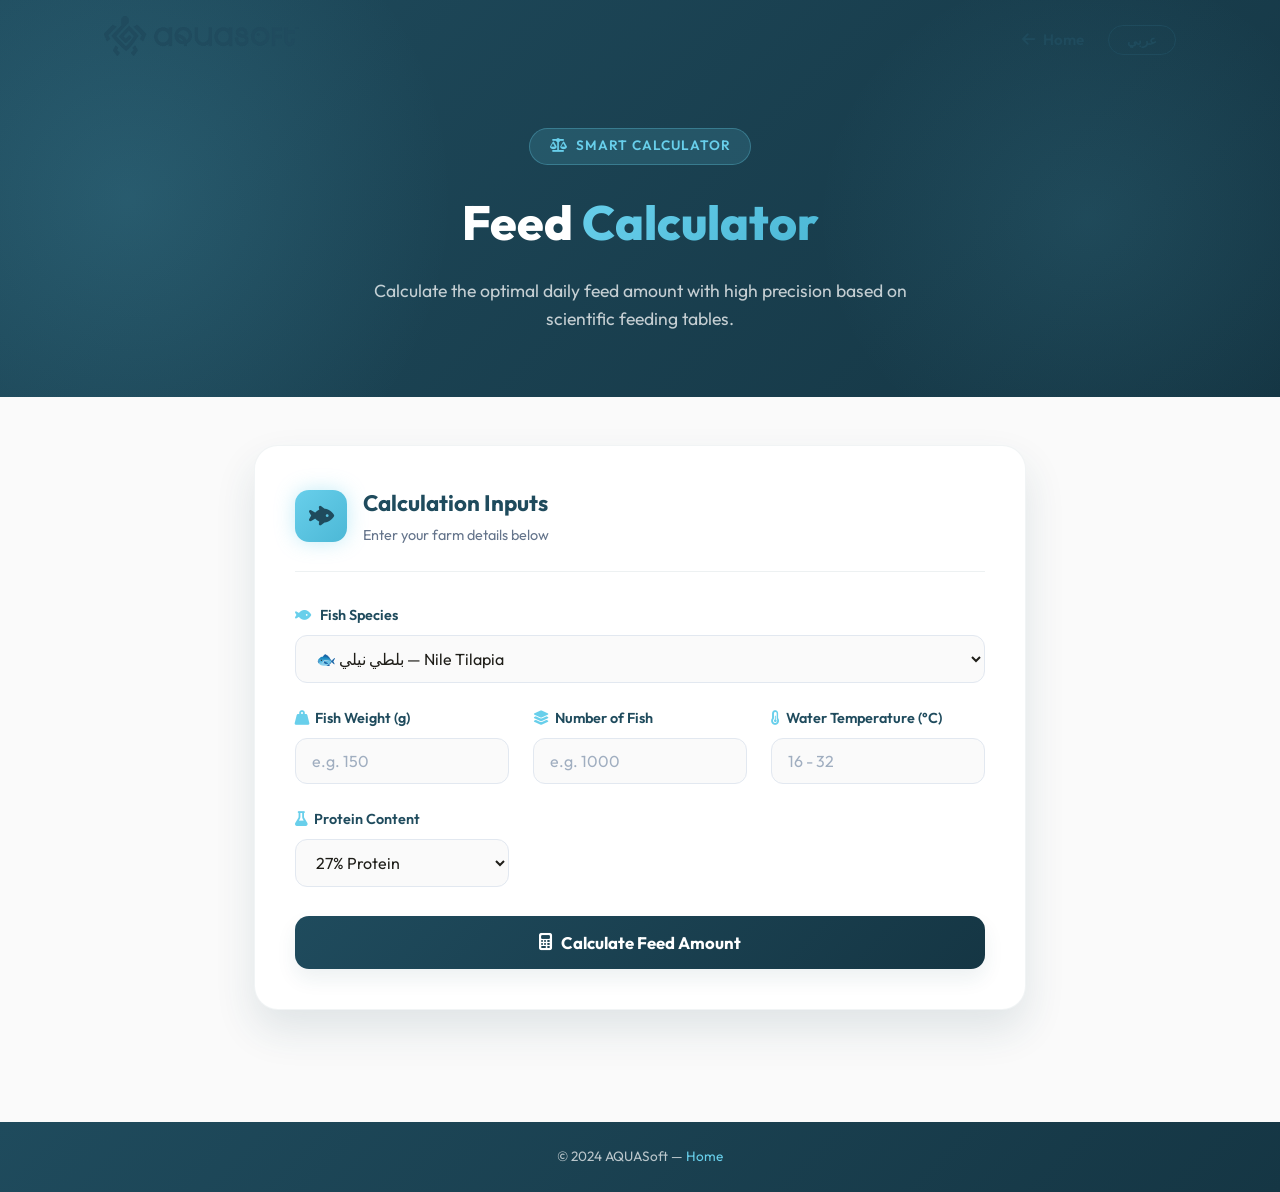
<file: tools/feed.html>
<!DOCTYPE html>
<html lang="ar" dir="rtl">
<head>
  <link rel="manifest" href="../manifest.json">
  <meta name="theme-color" content="#1F4B5D">
  <link rel="apple-touch-icon" href="../icons/icon-192x192.png">
  <meta charset="UTF-8">
  <meta name="viewport" content="width=device-width, initial-scale=1.0">
  <title>AQUASoft | حاسبة العلف</title>
  <link rel="preconnect" href="https://fonts.googleapis.com">
  <link rel="preconnect" href="https://fonts.gstatic.com" crossorigin>
  <link href="https://fonts.googleapis.com/css2?family=Outfit:wght@300;400;500;600;700;800&display=swap" rel="stylesheet">
  <link href="https://fonts.googleapis.com/css2?family=Tajawal:wght@300;400;500;700;800&display=swap" rel="stylesheet">
  <link rel="stylesheet" href="https://cdnjs.cloudflare.com/ajax/libs/font-awesome/6.4.0/css/all.min.css">
  <style>
    :root {
      --color-ocean-blue: #1F4B5D;
      --color-aqua: #68CFEB;
      --color-soft-white: #FAFAFA;
      --color-charcoal: #1F1E19;
      --gradient-primary: linear-gradient(135deg, #1F4B5D 0%, #153644 100%);
      --gradient-accent: linear-gradient(135deg, #68CFEB 0%, #4cb8d6 100%);
      --shadow-sm: 0 4px 6px rgba(31,75,93,0.05);
      --shadow-md: 0 10px 20px rgba(31,75,93,0.08);
      --shadow-lg: 0 20px 40px rgba(31,75,93,0.12);
      --shadow-glow: 0 0 20px rgba(104,207,235,0.4);
      --transition: 0.3s cubic-bezier(0.4,0,0.2,1);
      --color-danger: #e53e3e;
      --color-warning: #d97706;
      --color-safe: #059669;
    }
    * { margin:0; padding:0; box-sizing:border-box; }
    html { scroll-behavior:smooth; }
    body { font-family:'Tajawal',sans-serif; background:var(--color-soft-white); color:var(--color-charcoal); line-height:1.6; min-height:100vh; overflow-x:hidden; }
    body.ltr { font-family:'Outfit',sans-serif; }
    a { text-decoration:none; color:inherit; transition:var(--transition); }

    /* Navbar */
    .navbar { position:fixed; top:0; left:0; right:0; z-index:1000; padding:1rem 0; transition:var(--transition); }
    .navbar.scrolled { background:rgba(250,250,250,0.95); backdrop-filter:blur(10px); box-shadow:var(--shadow-sm); padding:.7rem 0; }
    .nav-container { max-width:1200px; margin:0 auto; padding:0 5%; display:flex; align-items:center; justify-content:space-between; }
    .logo img { height:40px; width:auto; }
    .nav-right { display:flex; align-items:center; gap:1.5rem; }
    .back-btn { display:flex; align-items:center; gap:.5rem; color:var(--color-ocean-blue); font-weight:600; font-size:.95rem; }
    .back-btn:hover { opacity:.75; }
    #lang-toggle { padding:6px 18px; font-size:13px; font-weight:700; border:1.5px solid var(--color-ocean-blue); background:transparent; color:var(--color-ocean-blue); border-radius:50px; cursor:pointer; transition:var(--transition); font-family:inherit; }
    #lang-toggle:hover { background:var(--color-ocean-blue); color:#fff; }

    /* Hero */
    .page-hero { background:var(--gradient-primary); padding:8rem 5% 4rem; text-align:center; position:relative; overflow:hidden; }
    .page-hero::before { content:''; position:absolute; top:-50%; left:-20%; width:60%; height:200%; background:radial-gradient(ellipse,rgba(104,207,235,.15) 0%,transparent 60%); pointer-events:none; }
    .page-hero::after  { content:''; position:absolute; bottom:-30%; right:-10%; width:50%; height:150%; background:radial-gradient(ellipse,rgba(104,207,235,.1) 0%,transparent 60%); pointer-events:none; }
    .hero-badge { display:inline-flex; align-items:center; gap:.5rem; background:rgba(104,207,235,.15); border:1px solid rgba(104,207,235,.3); color:var(--color-aqua); padding:.4rem 1.2rem; border-radius:50px; font-size:.85rem; font-weight:600; letter-spacing:1px; text-transform:uppercase; margin-bottom:1.2rem; }
    .page-hero h1 { color:#fff; font-size:clamp(2rem,5vw,3rem); font-weight:800; margin-bottom:1rem; }
    .page-hero h1 span { background:var(--gradient-accent); -webkit-background-clip:text; -webkit-text-fill-color:transparent; background-clip:text; }
    .page-hero p { color:rgba(255,255,255,.75); font-size:1.1rem; max-width:550px; margin:0 auto; }

    /* Content */
    .main-content { max-width:900px; margin:0 auto; padding:3rem 5% 5rem; }
    .calc-card, .results-section { background:#fff; border-radius:24px; padding:2.5rem; box-shadow:var(--shadow-lg); border:1px solid rgba(31,75,93,.06); }
    .calc-card { margin-bottom:2rem; }
    .card-header { display:flex; align-items:center; gap:1rem; margin-bottom:2rem; padding-bottom:1.5rem; border-bottom:1px solid rgba(31,75,93,.08); }
    .card-icon { width:52px; height:52px; background:var(--gradient-accent); border-radius:14px; display:flex; align-items:center; justify-content:center; font-size:1.4rem; color:var(--color-ocean-blue); flex-shrink:0; box-shadow:var(--shadow-glow); }
    .card-header h2 { font-size:1.4rem; color:var(--color-ocean-blue); }
    .card-header p { color:#64748b; font-size:.9rem; margin-top:.15rem; }

    /* Species selector row — always full width */
    .species-row { margin-bottom:1.5rem; }
    .species-row label { display:block; font-weight:600; color:var(--color-ocean-blue); font-size:.9rem; margin-bottom:.5rem; }
    .species-row label i { color:var(--color-aqua); margin-left:.4rem; }
    html[dir="ltr"] .species-row label i { margin-left:0; margin-right:.4rem; }
    .species-select { width:100%; padding:.75rem 1rem; border-radius:12px; border:1.5px solid #e2e8f0; font-size:1rem; font-family:inherit; color:var(--color-charcoal); background:var(--color-soft-white); transition:var(--transition); outline:none; }
    .species-select:focus { border-color:var(--color-aqua); box-shadow:0 0 0 3px rgba(104,207,235,.2); background:#fff; }

    .inputs-grid { display:grid; grid-template-columns:repeat(auto-fit,minmax(180px,1fr)); gap:1.5rem; margin-bottom:1.8rem; }
    .input-group label { display:block; font-weight:600; color:var(--color-ocean-blue); font-size:.9rem; margin-bottom:.5rem; }
    .input-group label i { color:var(--color-aqua); margin-left:.4rem; }
    html[dir="ltr"] .input-group label i { margin-left:0; margin-right:.4rem; }
    .input-group input, .input-group select { width:100%; padding:.75rem 1rem; border-radius:12px; border:1.5px solid #e2e8f0; font-size:1rem; font-family:inherit; color:var(--color-charcoal); background:var(--color-soft-white); transition:var(--transition); outline:none; }
    .input-group input:focus, .input-group select:focus { border-color:var(--color-aqua); box-shadow:0 0 0 3px rgba(104,207,235,.2); background:#fff; }
    .input-group input::placeholder { color:#a0aec0; }

    /* Protein recommendation hint */
    .protein-hint { font-size:.78rem; color:var(--color-aqua); font-weight:700; margin-top:.35rem; min-height:1.1em; padding:.2rem .5rem; background:rgba(104,207,235,.08); border-radius:6px; display:none; }
    .protein-hint.visible { display:block; }

    .calc-btn { width:100%; padding:1rem 2rem; background:var(--gradient-primary); color:#fff; border:none; border-radius:14px; font-size:1.05rem; font-weight:700; cursor:pointer; transition:var(--transition); font-family:inherit; display:flex; align-items:center; justify-content:center; gap:.6rem; box-shadow:var(--shadow-md); }
    .calc-btn:hover { transform:translateY(-3px); box-shadow:0 15px 30px rgba(31,75,93,.25); }
    .results-section { display:none; }
    .results-section.visible { display:block; animation:fadeUp .4s ease forwards; }
    @keyframes fadeUp { from{opacity:0;transform:translateY(20px);} to{opacity:1;transform:translateY(0);} }
    .results-header { display:flex; align-items:center; gap:.8rem; margin-bottom:1.8rem; padding-bottom:1.2rem; border-bottom:1px solid rgba(31,75,93,.08); }
    .results-header h3 { font-size:1.2rem; color:var(--color-ocean-blue); }
    .dot { width:10px; height:10px; background:var(--color-aqua); border-radius:50%; flex-shrink:0; }
    .results-grid { display:grid; grid-template-columns:repeat(auto-fit,minmax(170px,1fr)); gap:1.2rem; margin-bottom:1.5rem; }
    .result-box { background:linear-gradient(135deg,#f8fafb,#f1f5f8); border-radius:16px; padding:1.4rem 1.2rem; text-align:center; border:1px solid rgba(31,75,93,.07); transition:var(--transition); position:relative; overflow:hidden; }
    .result-box::before { content:''; position:absolute; top:0; right:0; left:0; height:3px; background:var(--gradient-accent); }
    .result-box:hover { transform:translateY(-4px); box-shadow:var(--shadow-md); }
    .result-icon { font-size:1.5rem; margin-bottom:.5rem; }
    .result-label { font-size:.8rem; color:#64748b; font-weight:500; margin-bottom:.5rem; display:block; }
    .result-value { font-size:1.6rem; font-weight:800; color:var(--color-ocean-blue); display:block; line-height:1.1; }
    .result-unit { font-size:.75rem; color:#94a3b8; font-weight:500; display:block; margin-top:.2rem; }
    .status-box { border-radius:14px; padding:1.2rem 1.5rem; display:flex; align-items:center; gap:1rem; font-weight:600; font-size:.95rem; }
    .status-box.safe   { background:rgba(5,150,105,.08); border:1.5px solid rgba(5,150,105,.25); color:var(--color-safe); }
    .status-box.warn   { background:rgba(217,119,6,.08); border:1.5px solid rgba(217,119,6,.25); color:var(--color-warning); }
    .status-box.danger { background:rgba(229,62,62,.08); border:1.5px solid rgba(229,62,62,.25); color:var(--color-danger); }
    .status-box i { font-size:1.4rem; flex-shrink:0; }
    .tool-note { background:rgba(104,207,235,.07); border:1px solid rgba(104,207,235,.2); border-radius:12px; padding:1rem 1.2rem; font-size:.85rem; color:#64748b; display:flex; align-items:flex-start; gap:.6rem; margin-top:1.5rem; }
    .tool-note i { color:var(--color-aqua); margin-top:.1rem; flex-shrink:0; }
    .page-footer { background:var(--gradient-primary); color:rgba(255,255,255,.7); text-align:center; padding:1.5rem; font-size:.85rem; }
    .page-footer a { color:var(--color-aqua); }
    @media(max-width:640px) {
      .calc-card,.results-section{padding:1.5rem;}
      .inputs-grid{grid-template-columns:1fr 1fr;}
      .page-hero{padding:7rem 5% 3rem;}
    }
  </style>
</head>
<body>
  <nav class="navbar" id="navbar">
    <div class="nav-container">
      <a href="../index.html" class="logo"><img src="../images/in ob.png" alt="AQUASoft Logo"></a>
      <div class="nav-right">
        <a href="../index.html" class="back-btn">
          <i class="fa-solid fa-arrow-right" id="back-icon"></i>
          <span data-i18n="back">الصفحة الرئيسية</span>
        </a>
        <button id="lang-toggle">English</button>
      </div>
    </div>
  </nav>

  <section class="page-hero">
    <div class="hero-badge"><i class="fa-solid fa-scale-balanced"></i> <span data-i18n="tool_badge">حاسبة ذكية</span></div>
    <h1 data-i18n="page_title">حاسبة <span>العلف</span></h1>
    <p data-i18n="page_subtitle">احسب الكمية المثالية من العلف اليومي بدقة عالية اعتماداً على الجداول العلمية.</p>
  </section>

  <main class="main-content">
    <div class="calc-card">
      <div class="card-header">
        <div class="card-icon"><i class="fa-solid fa-fish-fins"></i></div>
        <div>
          <h2 data-i18n="inputs_title">بيانات الحساب</h2>
          <p data-i18n="inputs_sub">أدخل المعلومات الخاصة بمزرعتك</p>
        </div>
      </div>

      <!-- Species selector — full width row -->
      <!-- Species selector — full width row -->
      <div class="species-row">
        <label for="speciesSelect">
          <i class="fa-solid fa-fish"></i>
          <span data-i18n="lbl_species">نوع السمكة</span>
        </label>
        <select id="speciesSelect" class="species-select" onchange="onSpeciesChange()">
          <option value="tilapia">🐟 بلطي نيلي — Nile Tilapia</option>
          <option value="mullet">🐠 بوري رمادي — Grey Mullet (Mugil cephalus)</option>
          <option value="seabream">🐡 دنيس ذهبي — Gilthead Seabream (Sparus aurata)</option>
          <option value="seabass">🎣 قاروص أوروبي — European Seabass (D. labrax)</option>
          <option value="meagre">🐟 لوت — Meagre (Argyrosomus regius)</option>
          <option value="shrimp">🦐 جمبري فانامي — Whiteleg Shrimp (Penaeus vannamei)</option>
        </select>
      </div>

      <div class="inputs-grid">
        <div class="input-group">
          <label for="weight"><i class="fa-solid fa-weight-hanging"></i><span data-i18n="lbl_weight">وزن السمكة (جم)</span></label>
          <input type="number" id="weight" min="0" step="any" placeholder="مثال: 150" data-placeholder-ar="مثال: 150" data-placeholder-en="e.g. 150" oninput="onWeightInput()">
        </div>
        <div class="input-group">
          <label for="count"><i class="fa-solid fa-layer-group"></i><span data-i18n="lbl_count">عدد الأسماك</span></label>
          <input type="number" id="count" min="0" placeholder="مثال: 1000" data-placeholder-ar="مثال: 1000" data-placeholder-en="e.g. 1000">
        </div>
        <div class="input-group">
          <label for="temp"><i class="fa-solid fa-temperature-half"></i><span data-i18n="lbl_temp">درجة الحرارة (°C)</span></label>
          <input type="number" id="temp" min="0" placeholder="16 - 32" data-placeholder-ar="16 - 32" data-placeholder-en="16 - 32">
        </div>
        <div class="input-group">
          <label for="proteinSelect"><i class="fa-solid fa-flask"></i><span data-i18n="lbl_protein">نسبة البروتين</span></label>
          <select id="proteinSelect"></select>
          <div id="protein-hint" class="protein-hint"></div>
        </div>
      </div>

      <button class="calc-btn" onclick="calculate()">
        <i class="fa-solid fa-calculator"></i>
        <span data-i18n="calc_btn">احسب كمية العلف</span>
      </button>
    </div>

    <div class="results-section" id="results-section">
      <div class="results-header">
        <div class="dot"></div>
        <h3 data-i18n="results_title">نتائج الحساب</h3>
      </div>
      <div class="results-grid">
        <div class="result-box">
          <div class="result-icon">&#x1F41F;</div>
          <span class="result-label" data-i18n="res_feed">العلف اليومي</span>
          <span class="result-value" id="feed">-</span>
          <span class="result-unit" data-i18n="unit_kg">كجم</span>
        </div>
        <div class="result-box">
          <div class="result-icon">&#x1F9EA;</div>
          <span class="result-label" data-i18n="res_protein">كتلة البروتين</span>
          <span class="result-value" id="proteinMass">-</span>
          <span class="result-unit" data-i18n="unit_kg">كجم</span>
        </div>
        <div class="result-box">
          <div class="result-icon">&#x2697;</div>
          <span class="result-label" data-i18n="res_nitrogen">انبعاث النيتروجين</span>
          <span class="result-value" id="nitrogen">-</span>
          <span class="result-unit" data-i18n="unit_kg">كجم</span>
        </div>
        <div class="result-box">
          <div class="result-icon">&#x1F4A7;</div>
          <span class="result-label" data-i18n="res_ammonia">انبعاث الأمونيا</span>
          <span class="result-value" id="ammonia">-</span>
          <span class="result-unit" data-i18n="unit_kg">كجم</span>
        </div>
        <div class="result-box">
          <div class="result-icon"><i class="fa-solid fa-clock-rotate-left"></i></div>
          <span class="result-label" data-i18n="res_meals">الوجبات اليومية</span>
          <span class="result-value" id="meals">-</span>
          <span class="result-unit" data-i18n="unit_meals">وجبة / يوم</span>
        </div>
        <div class="result-box">
          <div class="result-icon"><i class="fa-solid fa-cookie-bite"></i></div>
          <span class="result-label" data-i18n="res_pellet">حجم الحبيبات</span>
          <span class="result-value" id="pelletSize">-</span>
          <span class="result-unit" data-i18n="unit_mm">مم</span>
        </div>
      </div>
      <div class="status-box safe" id="status-box">
        <i class="fa-solid fa-circle-check" id="status-icon"></i>
        <span id="status-text">-</span>
      </div>
      <div class="tool-note">
        <i class="fa-solid fa-circle-info"></i>
        <span data-i18n="note_text">يعتمد الحساب على جداول التغذية العلمية المعتمدة وفق نوع السمكة ووزنها ودرجة الحرارة.</span>
      </div>
    </div>
  </main>

  <footer class="page-footer">
    <p>&copy; 2024 AQUASoft &mdash; <a href="../index.html" data-i18n="footer_home">الصفحة الرئيسية</a></p>
  </footer>

  <script>
    /* ============================================================
       TRANSLATIONS
    ============================================================ */
    var t = {
      ar: {
        back:'الصفحة الرئيسية', tool_badge:'حاسبة ذكية',
        page_title:'حاسبة <span>العلف</span>',
        page_subtitle:'احسب الكمية المثالية من العلف اليومي بدقة عالية اعتماداً على الجداول العلمية.',
        inputs_title:'بيانات الحساب', inputs_sub:'أدخل المعلومات الخاصة بمزرعتك',
        lbl_species:'نوع السمكة',
        lbl_weight:'وزن السمكة (جم)', lbl_count:'عدد الأسماك',
        lbl_temp:'درجة الحرارة (°C)', lbl_protein:'نسبة البروتين',
        calc_btn:'احسب كمية العلف', results_title:'نتائج الحساب',
        res_feed:'العلف اليومي', res_protein:'كتلة البروتين',
        res_nitrogen:'انبعاث النيتروجين', res_ammonia:'انبعاث الأمونيا',
        res_meals:'الوجبات اليومية', res_pellet:'حجم الحبيبات',
        unit_kg:'كجم', unit_meals:'وجبة / يوم', unit_mm:'مم',
        status_safe:'آمن — جودة مياه ممتازة',
        status_warn1:'تنبيه — مراقبة مستمرة مطلوبة',
        status_warn2:'تحذير — يجب تغيير جزء من الماء',
        status_danger:'خطر — الأمونيا مرتفعة جداً',
        note_text:'يعتمد الحساب على جداول التغذية العلمية المعتمدة وفق نوع السمكة ووزنها ودرجة الحرارة.',
        footer_home:'الصفحة الرئيسية',
        alert_inputs:'يرجى إدخال جميع البيانات بشكل صحيح.',
        protein_lbl:'بروتين',
        hint_rec:'الموصى به لهذا الوزن:',
        hint_rec_en:'Recommended for this weight:'
      },
      en: {
        back:'Home', tool_badge:'Smart Calculator',
        page_title:'Feed <span>Calculator</span>',
        page_subtitle:'Calculate the optimal daily feed amount with high precision based on scientific feeding tables.',
        inputs_title:'Calculation Inputs', inputs_sub:'Enter your farm details below',
        lbl_species:'Fish Species',
        lbl_weight:'Fish Weight (g)', lbl_count:'Number of Fish',
        lbl_temp:'Water Temperature (°C)', lbl_protein:'Protein Content',
        calc_btn:'Calculate Feed Amount', results_title:'Calculation Results',
        res_feed:'Daily Feed', res_protein:'Protein Mass',
        res_nitrogen:'Nitrogen Emission', res_ammonia:'Ammonia Emission',
        res_meals:'Daily Frequency', res_pellet:'Pellet Size',
        unit_kg:'kg', unit_meals:'meals / day', unit_mm:'mm',
        status_safe:'Safe — Excellent water quality',
        status_warn1:'Alert — Continuous monitoring required',
        status_warn2:'Warning — Partial water change needed',
        status_danger:'Danger — Ammonia critically high',
        note_text:'Calculations based on scientific feeding tables by fish species, weight and water temperature.',
        footer_home:'Home',
        alert_inputs:'Please enter all required data correctly.',
        protein_lbl:'Protein',
        hint_rec:'Recommended for this weight:',
        hint_rec_en:'Recommended for this weight:'
      }
    };

    /* ============================================================
       TILAPIA FULL TEMPERATURE × WEIGHT TABLES (existing, unchanged)
       Tables: feed rate % = row.temps[temp] / 100
    ============================================================ */
    var tilapiaTables = {
      25: [
        {range:[80,120],  temps:{16:1.25,22:2.25,24:2.5, 27:3,   30:2.75,32:2.5}},
        {range:[120,200], temps:{16:1.25,22:2,   24:2.25,27:2.75,30:2.5, 32:2.25}},
        {range:[200,300], temps:{16:1.1, 22:1.75,24:2.25,27:2.75,30:2.5, 32:2.25}},
        {range:[300,400], temps:{16:1.1, 22:1.75,24:2,   27:2.5, 30:2.25,32:2}},
        {range:[400,1e9], temps:{16:1,   22:1.25,24:1.5, 27:2,   30:2,   32:1.75}}
      ],
      27: [
        {range:[80,120],  temps:{16:1.25,22:2.25,24:2.5, 27:2.75,30:3,   32:2.5}},
        {range:[120,200], temps:{16:1.25,22:2,   24:2.25,27:2.5, 30:2.75,32:2.25}},
        {range:[200,300], temps:{16:1,   22:1.75,24:2.25,27:2.5, 30:2.75,32:2.25}},
        {range:[300,400], temps:{16:1,   22:1.75,24:2,   27:2.25,30:2.5, 32:2}},
        {range:[400,1e9], temps:{16:.75, 22:1.25,24:1.5, 27:1.75,30:2.25,32:1.75}}
      ],
      30: [
        {range:[20,25],  temps:{16:1.75,22:2.75,24:4,   27:4.25,30:3.75,32:3.25}},
        {range:[25,30],  temps:{16:1.75,22:2.5, 24:3.75,27:4,   30:3.5, 32:3.25}},
        {range:[30,40],  temps:{16:1.5, 22:2.5, 24:3.5, 27:3.75,30:3.25,32:3}},
        {range:[40,50],  temps:{16:1.5, 22:2.5, 24:3.25,27:3.5, 30:3,   32:2.75}},
        {range:[50,70],  temps:{16:1.25,22:2.25,24:3,   27:3.25,30:2.75,32:2.5}},
        {range:[70,100], temps:{16:1,   22:2,   24:2.75,27:3,   30:2.7, 32:2.5}}
      ],
      32: [
        {range:[10,15],  temps:{16:2,   22:2.5, 24:4,   27:4.25,30:4,   32:3}},
        {range:[15,20],  temps:{16:1.75,22:2.25,24:3.75,27:4,   30:3.75,32:2.75}},
        {range:[20,30],  temps:{16:1.5, 22:2.25,24:3.5, 27:3.75,30:3.75,32:2.75}},
        {range:[30,40],  temps:{16:1.5, 22:2.25,24:3.5, 27:3.5, 30:3.5, 32:2.5}},
        {range:[40,50],  temps:{16:1.25,22:2,   24:3.25,27:3.25,30:3.25,32:2.25}}
      ]
    };

    /* Tilapia helper for feeding frequency & pellet size */
    function getTilapiaDetails(w) {
      if (w < 15)   return {meals:'4–6', pellet:'0.5–1.5', rec_ar:'بروتين 32–35%', rec_en:'Protein 32–35%'};
      if (w < 50)   return {meals:'3–4', pellet:'1.5–2.5', rec_ar:'بروتين 30–32%', rec_en:'Protein 30–32%'};
      if (w < 200)  return {meals:'2–3', pellet:'2.5–3.5', rec_ar:'بروتين 28–30%', rec_en:'Protein 28–30%'};
      return               {meals:'2',   pellet:'3.5–4.5', rec_ar:'بروتين 25–28%', rec_en:'Protein 25–28%'};
    }

    /* ============================================================
       MARINE / EURYHALINE FISH & CRUSTACEAN DATA
       Each species has:
         proteins  : array of {v, label_ar, label_en}
         defaultProtein : default selected protein %
         tempOptMin/Max : optimal temperature range (°C)
         stages    : weight-based stages with base feed rate %, meals/day,
                     pellet size, and recommended protein/lipid string
    ============================================================ */
    var fishData = {

      /* ---------- GREY MULLET (BOURI) — Mugil cephalus ---------- */
      mullet: {
        proteins: [
          {v:25, ar:'25% بروتين', en:'25% Protein'},
          {v:28, ar:'28% بروتين', en:'28% Protein'},
          {v:32, ar:'32% بروتين', en:'32% Protein'},
          {v:36, ar:'36% بروتين', en:'36% Protein'}
        ],
        defaultProtein: 28,
        tempOptMin: 22, tempOptMax: 28,
        stages: [
          {min:0.1, max:15,  rate:4.5, meals:'4–5', pellet:'1.0–1.5', rec_ar:'بروتين 32–36%', rec_en:'Protein 32–36%'},
          {min:15,  max:80,  rate:3.0, meals:'3',   pellet:'2.0–3.0', rec_ar:'بروتين 28–32%', rec_en:'Protein 28–32%'},
          {min:80,  max:400, rate:2.0, meals:'2–3', pellet:'3.0–4.0', rec_ar:'بروتين 25–28%', rec_en:'Protein 25–28%'},
          {min:400, max:1e9, rate:1.8, meals:'2',   pellet:'4.0–4.5', rec_ar:'بروتين 25–28%', rec_en:'Protein 25–28%'}
        ]
      },

      /* ---------- GILTHEAD SEABREAM (DENISE) — Sparus aurata ---------- */
      seabream: {
        proteins: [
          {v:40, ar:'40% بروتين', en:'40% Protein'},
          {v:43, ar:'43% بروتين', en:'43% Protein'},
          {v:45, ar:'45% بروتين', en:'45% Protein'},
          {v:48, ar:'48% بروتين', en:'48% Protein'},
          {v:52, ar:'52% بروتين', en:'52% Protein'}
        ],
        defaultProtein: 45,
        tempOptMin: 20, tempOptMax: 24,
        stages: [
          {min:0.1, max:5,   rate:7.0, meals:'5–6', pellet:'0.5–1.2', rec_ar:'بروتين 48–52% | دهون 14–18%', rec_en:'Protein 48–52% | Lipid 14–18%'},
          {min:5,   max:25,  rate:5.0, meals:'4–5', pellet:'1.2–2.0', rec_ar:'بروتين 45–48% | دهون 14–16%', rec_en:'Protein 45–48% | Lipid 14–16%'},
          {min:25,  max:150, rate:3.0, meals:'3',   pellet:'2.0–3.5', rec_ar:'بروتين 43–45% | دهون 12–15%', rec_en:'Protein 43–45% | Lipid 12–15%'},
          {min:150, max:1e9, rate:1.6, meals:'2',   pellet:'4.0–6.0', rec_ar:'بروتين 40–44% | دهون 12–14%', rec_en:'Protein 40–44% | Lipid 12–14%'}
        ]
      },

      /* ---------- EUROPEAN SEABASS (QAROUS) — Dicentrarchus labrax ---------- */
      seabass: {
        proteins: [
          {v:42, ar:'42% بروتين', en:'42% Protein'},
          {v:44, ar:'44% بروتين', en:'44% Protein'},
          {v:46, ar:'46% بروتين', en:'46% Protein'},
          {v:50, ar:'50% بروتين', en:'50% Protein'},
          {v:54, ar:'54% بروتين', en:'54% Protein'}
        ],
        defaultProtein: 46,
        tempOptMin: 20, tempOptMax: 24,
        stages: [
          {min:0.1, max:5,   rate:9.0,  meals:'6–8', pellet:'0.4–0.8', rec_ar:'بروتين 50–54% | دهون 14–18%', rec_en:'Protein 50–54% | Lipid 14–18%'},
          {min:5,   max:30,  rate:4.25, meals:'4–5', pellet:'1.5–2.2', rec_ar:'بروتين 46–48% | دهون 14–16%', rec_en:'Protein 46–48% | Lipid 14–16%'},
          {min:30,  max:150, rate:2.5,  meals:'3',   pellet:'2.5–4.0', rec_ar:'بروتين 44–46% | دهون 12–15%', rec_en:'Protein 44–46% | Lipid 12–15%'},
          {min:150, max:1e9, rate:1.4,  meals:'2',   pellet:'4.5–6.5', rec_ar:'بروتين 42–44% | دهون 12–14%', rec_en:'Protein 42–44% | Lipid 12–14%'}
        ]
      },

      /* ---------- MEAGRE (LOOT) — Argyrosomus regius ---------- */
      meagre: {
        proteins: [
          {v:40, ar:'40% بروتين', en:'40% Protein'},
          {v:43, ar:'43% بروتين', en:'43% Protein'},
          {v:45, ar:'45% بروتين', en:'45% Protein'},
          {v:48, ar:'48% بروتين', en:'48% Protein'},
          {v:50, ar:'50% بروتين', en:'50% Protein'}
        ],
        defaultProtein: 45,
        tempOptMin: 20, tempOptMax: 24,
        stages: [
          {min:0.1, max:20,  rate:6.0,  meals:'5–6', pellet:'1.0–2.0', rec_ar:'بروتين 48–50% | دهون 12–15%', rec_en:'Protein 48–50% | Lipid 12–15%'},
          {min:20,  max:150, rate:3.25, meals:'3–4', pellet:'2.0–4.0', rec_ar:'بروتين 45–48% | دهون 12–14%', rec_en:'Protein 45–48% | Lipid 12–14%'},
          {min:150, max:500, rate:1.85, meals:'2–3', pellet:'4.0–6.0', rec_ar:'بروتين 43–45% | دهون 10–13%', rec_en:'Protein 43–45% | Lipid 10–13%'},
          {min:500, max:1e9, rate:1.1,  meals:'1–2', pellet:'6.0–9.0', rec_ar:'بروتين 40–43% | دهون 10–12%', rec_en:'Protein 40–43% | Lipid 10–12%'}
        ]
      },

      /* ---------- WHITELEG SHRIMP (GAMBARI) — Penaeus vannamei ---------- */
      shrimp: {
        proteins: [
          {v:32, ar:'32% بروتين', en:'32% Protein'},
          {v:35, ar:'35% بروتين', en:'35% Protein'},
          {v:38, ar:'38% بروتين', en:'38% Protein'},
          {v:40, ar:'40% بروتين', en:'40% Protein'},
          {v:44, ar:'44% بروتين', en:'44% Protein'}
        ],
        defaultProtein: 35,
        tempOptMin: 26, tempOptMax: 32,
        stages: [
          {min:0.01, max:0.5, rate:17.5, meals:'6–8', pellet:'0.2–0.6', rec_ar:'بروتين 40–44% | دهون 7–9%', rec_en:'Protein 40–44% | Lipid 7–9%'},
          {min:0.5,  max:5,   rate:8.0,  meals:'4–5', pellet:'0.8–1.2', rec_ar:'بروتين 36–40% | دهون 6–8%', rec_en:'Protein 36–40% | Lipid 6–8%'},
          {min:5,    max:15,  rate:4.25, meals:'3–4', pellet:'1.4–1.8', rec_ar:'بروتين 35–38% | دهون 6–7%', rec_en:'Protein 35–38% | Lipid 6–7%'},
          {min:15,   max:1e9, rate:2.6,  meals:'3',   pellet:'1.8–2.2', rec_ar:'بروتين 32–35% | دهون 5–7%', rec_en:'Protein 32–35% | Lipid 5–7%'}
        ]
      }
    };

    /* Stage finder helper */
    function getSpeciesStage(species, w) {
      if (!species || species === 'tilapia') {
        return getTilapiaDetails(w);
      }
      var fish = fishData[species];
      if (!fish) return null;
      for (var i = 0; i < fish.stages.length; i++) {
        if (w >= fish.stages[i].min && w < fish.stages[i].max) {
          return fish.stages[i];
        }
      }
      if (w < fish.stages[0].min) return fish.stages[0];
      return fish.stages[fish.stages.length - 1];
    }

    /* ============================================================
       TEMPERATURE ADJUSTMENT FACTOR (for non-tilapia species)
       Returns a multiplier [0..1] applied to the base feed rate.
       Below optimal range: rate drops; above optimal: rate drops.
    ============================================================ */
    function getTempFactor(temp, optMin, optMax) {
      if (temp <= optMin - 10) return 0.30;
      if (temp <= optMin - 6)  return 0.50;
      if (temp <= optMin - 3)  return 0.70;
      if (temp <= optMin)      return 0.85;
      if (temp <= optMax)      return 1.00;  // optimal window
      if (temp <= optMax + 2)  return 0.85;
      if (temp <= optMax + 4)  return 0.65;
      if (temp <= optMax + 6)  return 0.45;
      return 0.30;
    }

    /* ============================================================
       FEED RATE CALCULATION — returns decimal (e.g. 0.027 = 2.7%)
    ============================================================ */
    function getFeedRate(w, temp, pct, species) {
      /* ---------- Tilapia: use full temperature×weight tables ---------- */
      if (!species || species === 'tilapia') {
        var tbl = tilapiaTables[pct];
        if (!tbl) return 0.02;
        var row = null;
        for (var i = 0; i < tbl.length; i++) {
          if (w >= tbl[i].range[0] && w < tbl[i].range[1]) { row = tbl[i]; break; }
        }
        if (!row) return 0.02;
        var ks = Object.keys(row.temps).map(Number).sort(function(a,b){return a-b;});
        if (temp <= ks[0]) return row.temps[ks[0]] / 100;
        if (temp >= ks[ks.length-1]) return row.temps[ks[ks.length-1]] / 100;
        for (var j = 0; j < ks.length-1; j++) {
          if (temp >= ks[j] && temp <= ks[j+1]) {
            var interp = row.temps[ks[j]] + (temp - ks[j]) * (row.temps[ks[j+1]] - row.temps[ks[j]]) / (ks[j+1] - ks[j]);
            return interp / 100;
          }
        }
        return 0.02;
      }

      /* ---------- Other species: stage base-rate × temp factor ---------- */
      var fish = fishData[species];
      if (!fish) return 0.02;
      var stage = null;
      for (var i = 0; i < fish.stages.length; i++) {
        if (w >= fish.stages[i].min && w < fish.stages[i].max) { stage = fish.stages[i]; break; }
      }
      if (!stage) {
        if (w < fish.stages[0].min) stage = fish.stages[0];
        else stage = fish.stages[fish.stages.length - 1];
      }
      var factor = getTempFactor(temp, fish.tempOptMin, fish.tempOptMax);
      return (stage.rate / 100) * factor;
    }

    /* ============================================================
       PROTEIN DROPDOWN — build options for selected species
    ============================================================ */
    function buildProteinOptions(species) {
      var sel = document.getElementById('proteinSelect');
      var curVal = sel.value;
      sel.innerHTML = '';

      if (!species || species === 'tilapia') {
        var tilapiaOpts = [
          {v:'25', ar:'25% بروتين', en:'25% Protein'},
          {v:'27', ar:'27% بروتين', en:'27% Protein'},
          {v:'30', ar:'30% بروتين', en:'30% Protein'},
          {v:'32', ar:'32% بروتين', en:'32% Protein'}
        ];
        tilapiaOpts.forEach(function(o) {
          var opt = document.createElement('option');
          opt.value = o.v;
          opt.textContent = currentLang === 'ar' ? o.ar : o.en;
          if (o.v === '27') opt.selected = true;
          sel.appendChild(opt);
        });
      } else {
        var fish = fishData[species];
        if (!fish) return;
        fish.proteins.forEach(function(o) {
          var opt = document.createElement('option');
          opt.value = o.v;
          opt.textContent = currentLang === 'ar' ? o.ar : o.en;
          if (o.v === fish.defaultProtein) opt.selected = true;
          sel.appendChild(opt);
        });
      }
      // try to restore previous value if still valid
      if (curVal) { try { sel.value = curVal; } catch(e){} }
    }

    /* ============================================================
       PROTEIN HINT — show recommended protein based on weight
    ============================================================ */
    function updateProteinHint(species, w) {
      var hint = document.getElementById('protein-hint');
      if (isNaN(w) || w <= 0) {
        hint.classList.remove('visible');
        hint.textContent = '';
        return;
      }
      var stage = getSpeciesStage(species, w);
      if (!stage || !stage.rec_ar) { hint.classList.remove('visible'); return; }
      var rec = currentLang === 'ar'
        ? ('💡 ' + t.ar.hint_rec + ' ' + stage.rec_ar)
        : ('💡 ' + t.en.hint_rec + ' ' + stage.rec_en);
      hint.textContent = rec;
      hint.classList.add('visible');
    }

    /* ============================================================
       EVENT HANDLERS
    ============================================================ */
    function onSpeciesChange() {
      var species = document.getElementById('speciesSelect').value;
      buildProteinOptions(species);
      var w = parseFloat(document.getElementById('weight').value);
      if (!isNaN(w) && w > 0) {
        updateProteinHint(species, w);
      } else {
        var hint = document.getElementById('protein-hint');
        hint.classList.remove('visible');
        hint.textContent = '';
      }
      // hide old results
      document.getElementById('results-section').classList.remove('visible');
    }

    function onWeightInput() {
      var species = document.getElementById('speciesSelect').value;
      var w = parseFloat(document.getElementById('weight').value);
      updateProteinHint(species, w);
    }

    /* ============================================================
       STATUS BOX
    ============================================================ */
    var lastAmmonia = null;
    function updateStatus() {
      var box  = document.getElementById('status-box');
      var icon = document.getElementById('status-icon');
      var txt  = document.getElementById('status-text');
      box.className = 'status-box';
      if (lastAmmonia > 1) {
        box.classList.add('danger'); icon.className='fa-solid fa-triangle-exclamation'; txt.textContent=t[currentLang].status_danger;
      } else if (lastAmmonia > .5) {
        box.classList.add('warn');   icon.className='fa-solid fa-circle-exclamation';   txt.textContent=t[currentLang].status_warn2;
      } else if (lastAmmonia > .2) {
        box.classList.add('warn');   icon.className='fa-solid fa-circle-exclamation';   txt.textContent=t[currentLang].status_warn1;
      } else {
        box.classList.add('safe');   icon.className='fa-solid fa-circle-check';         txt.textContent=t[currentLang].status_safe;
      }
    }

    /* ============================================================
       MAIN CALCULATE
    ============================================================ */
    function calculate() {
      var species = document.getElementById('speciesSelect').value;
      var w    = parseFloat(document.getElementById('weight').value);
      var n    = parseFloat(document.getElementById('count').value);
      var temp = parseFloat(document.getElementById('temp').value);
      var pct  = parseInt(document.getElementById('proteinSelect').value);

      if (isNaN(w) || isNaN(n) || isNaN(temp) || w <= 0 || n <= 0) {
        alert(t[currentLang].alert_inputs);
        return;
      }

      var bio  = (w * n) / 1000;                           // biomass in kg
      var rate = getFeedRate(w, temp, pct, species);        // feed rate as decimal
      var feed = (bio * rate).toFixed(2);                   // kg/day
      var pm   = (parseFloat(feed) * (pct / 100)).toFixed(2); // protein mass kg
      var ni   = (parseFloat(pm) * 0.16).toFixed(3);          // nitrogen emission kg
      var am   = (parseFloat(ni) * 1.214).toFixed(3);         // ammonia emission kg

      lastAmmonia = parseFloat(am);

      document.getElementById('feed').textContent       = feed;
      document.getElementById('proteinMass').textContent = pm;
      document.getElementById('nitrogen').textContent    = ni;
      document.getElementById('ammonia').textContent     = am;

      var stage = getSpeciesStage(species, w);
      if (stage) {
        document.getElementById('meals').textContent = stage.meals || '-';
        document.getElementById('pelletSize').textContent = stage.pellet || '-';
      } else {
        document.getElementById('meals').textContent = '-';
        document.getElementById('pelletSize').textContent = '-';
      }

      updateStatus();

      var sec = document.getElementById('results-section');
      sec.classList.add('visible');
      sec.scrollIntoView({behavior:'smooth', block:'nearest'});
    }

    /* ============================================================
       LANGUAGE SYSTEM
    ============================================================ */
    var currentLang = localStorage.getItem('aqasoft_lang') || 'ar';

    function applyLang(lang) {
      currentLang = lang;
      localStorage.setItem('aqasoft_lang', lang);
      var isAr = lang === 'ar';
      document.documentElement.lang = lang;
      document.documentElement.dir  = isAr ? 'rtl' : 'ltr';
      document.body.classList.toggle('ltr', !isAr);
      document.getElementById('lang-toggle').textContent = isAr ? 'English' : 'عربي';
      var bi = document.getElementById('back-icon');
      if (bi) bi.className = isAr ? 'fa-solid fa-arrow-right' : 'fa-solid fa-arrow-left';

      // translate data-i18n elements
      document.querySelectorAll('[data-i18n]').forEach(function(el) {
        var k = el.getAttribute('data-i18n');
        if (t[lang] && t[lang][k] !== undefined) el.innerHTML = t[lang][k];
      });

      // update placeholders
      document.querySelectorAll('[data-placeholder-' + lang + ']').forEach(function(el) {
        el.placeholder = el.getAttribute('data-placeholder-' + lang);
      });

      // rebuild protein dropdown for current species with new language labels
      var species = document.getElementById('speciesSelect').value;
      buildProteinOptions(species);

      // refresh hint if weight already entered
      var w = parseFloat(document.getElementById('weight').value);
      updateProteinHint(species, w);

      // refresh status text if results visible
      if (lastAmmonia !== null && document.getElementById('results-section').classList.contains('visible')) {
        updateStatus();
      }
    }

    document.getElementById('lang-toggle').addEventListener('click', function() {
      applyLang(currentLang === 'ar' ? 'en' : 'ar');
    });

    window.addEventListener('scroll', function() {
      document.getElementById('navbar').classList.toggle('scrolled', window.scrollY > 50);
    });

    /* ============================================================
       INIT
    ============================================================ */
    buildProteinOptions('tilapia');  // default species
    applyLang(currentLang);
  </script>
</body>
</html>
</file>
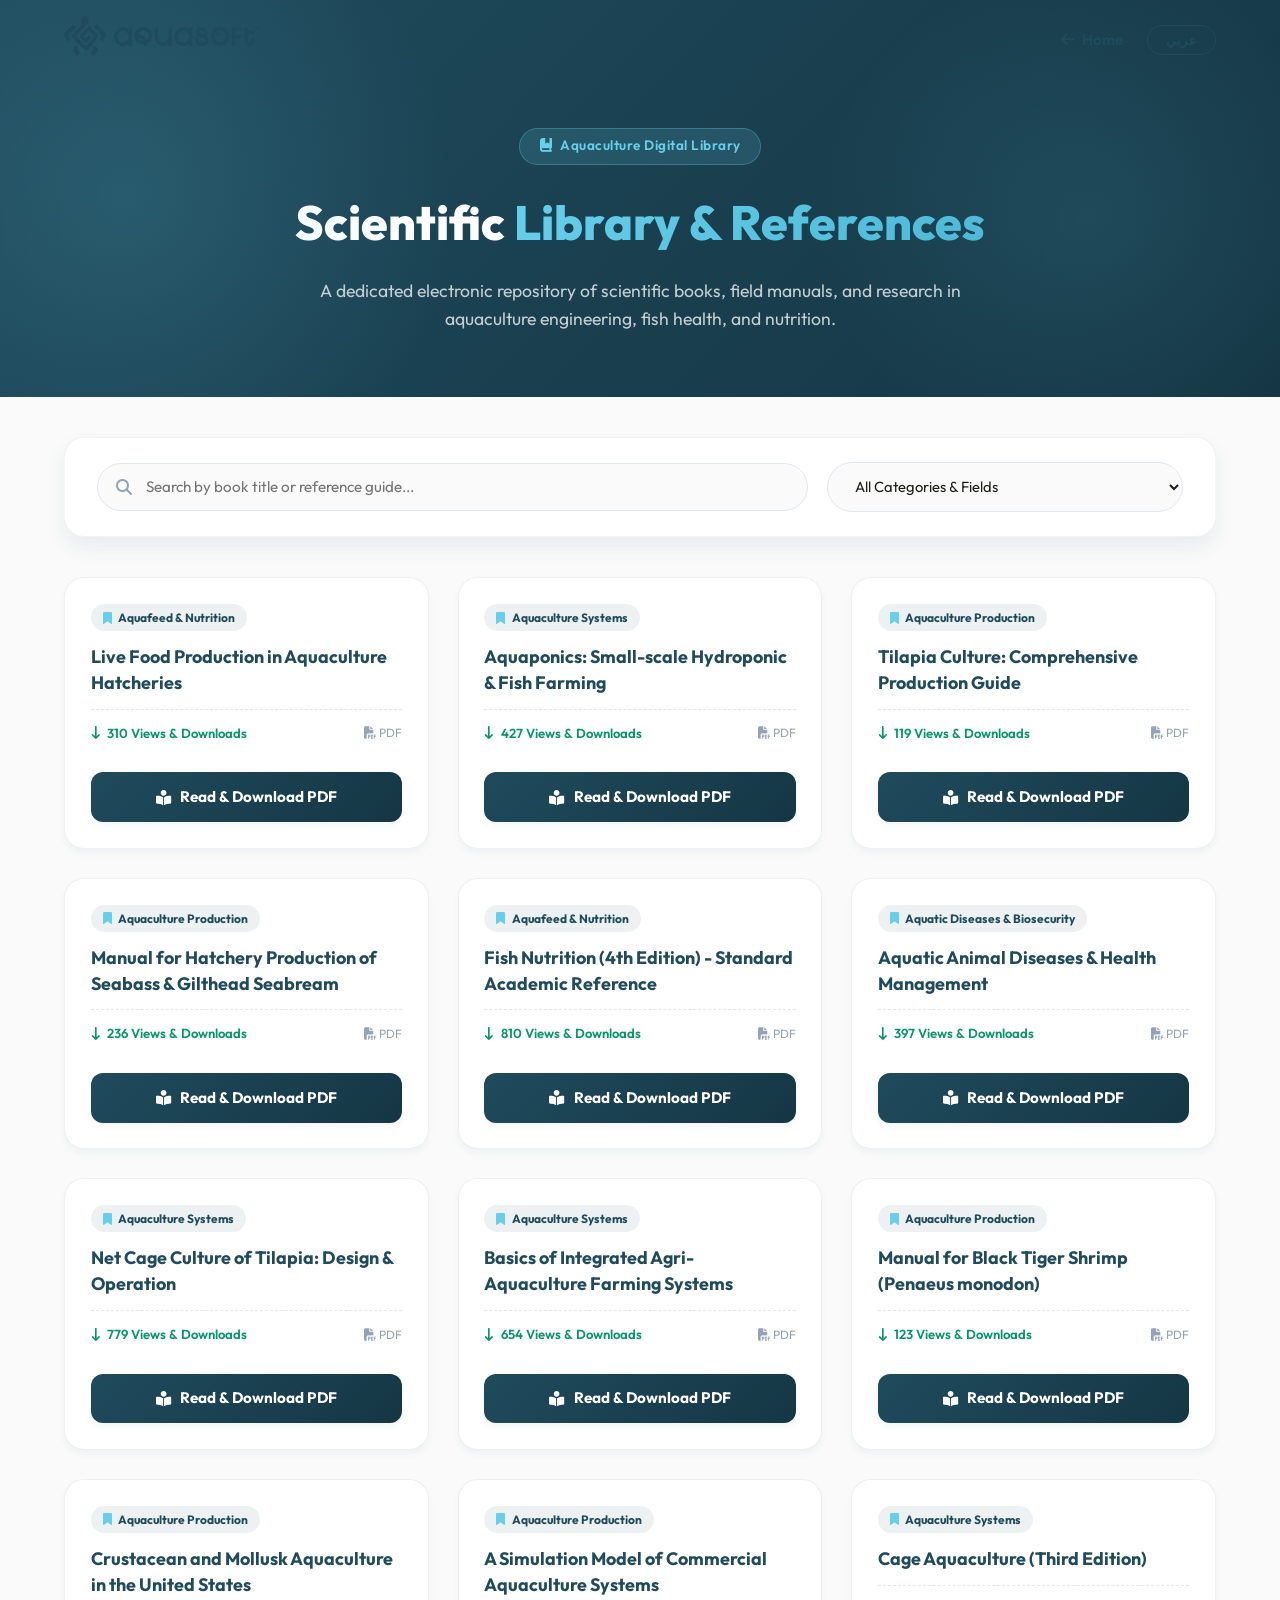
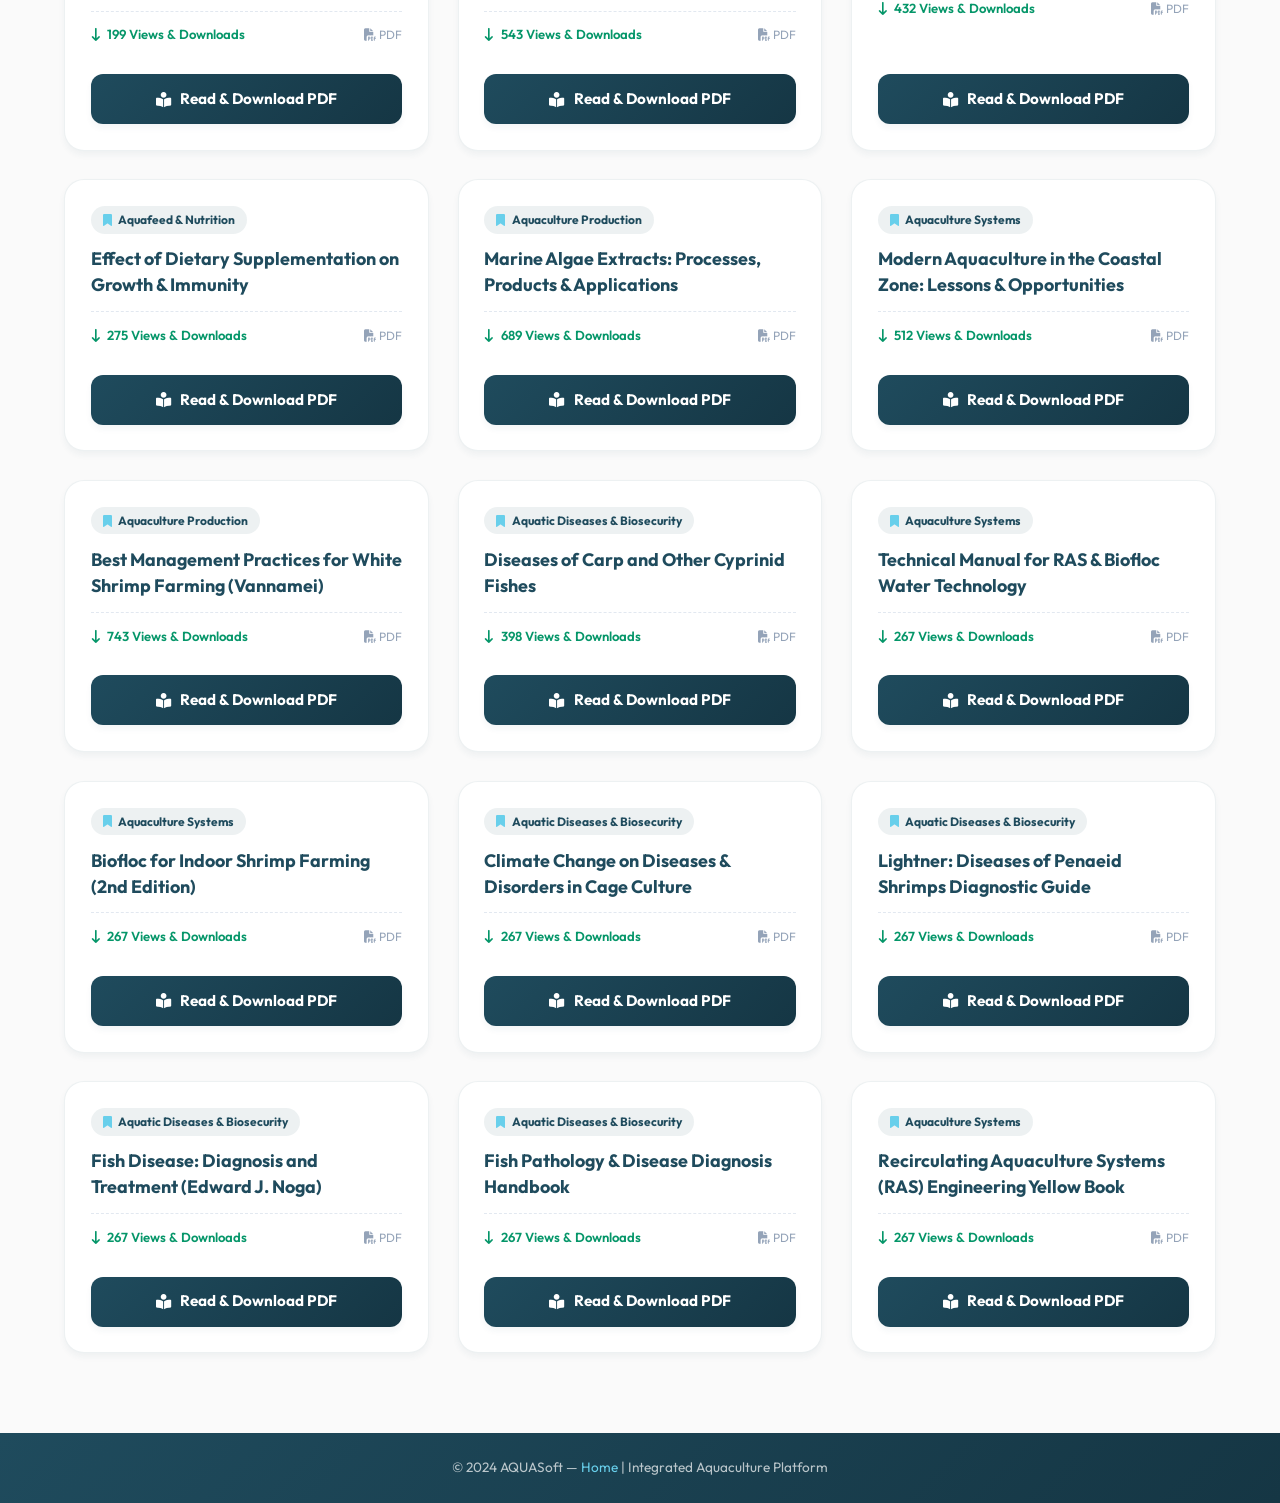
<file: tools/library.html>
<!DOCTYPE html>
<html lang="ar" dir="rtl">
<head>
  <link rel="manifest" href="../manifest.json">
  <meta name="theme-color" content="#1F4B5D">
  <link rel="apple-touch-icon" href="../icons/icon-192x192.png">
  <meta charset="UTF-8">
  <meta name="viewport" content="width=device-width, initial-scale=1.0">
  <title>AQUASoft | المكتبة الرقمية للاستزراع المائي</title>

  <!-- Fonts -->
  <link rel="preconnect" href="https://fonts.googleapis.com">
  <link rel="preconnect" href="https://fonts.gstatic.com" crossorigin>
  <link href="https://fonts.googleapis.com/css2?family=Outfit:wght@300;400;500;600;700;800&display=swap" rel="stylesheet">
  <link href="https://fonts.googleapis.com/css2?family=Tajawal:wght@300;400;500;700;800&display=swap" rel="stylesheet">

  <!-- FontAwesome -->
  <link rel="stylesheet" href="https://cdnjs.cloudflare.com/ajax/libs/font-awesome/6.4.0/css/all.min.css">

  <style>
    /* ===== Design Tokens (matching AQUASoft theme) ===== */
    :root {
      --color-ocean-blue: #1F4B5D;
      --color-aqua: #68CFEB;
      --color-soft-white: #FAFAFA;
      --color-charcoal: #1F1E19;
      --gradient-primary: linear-gradient(135deg, #1F4B5D 0%, #153644 100%);
      --gradient-accent: linear-gradient(135deg, #68CFEB 0%, #4cb8d6 100%);
      --shadow-sm: 0 4px 6px rgba(31, 75, 93, 0.05);
      --shadow-md: 0 10px 20px rgba(31, 75, 93, 0.08);
      --shadow-lg: 0 20px 40px rgba(31, 75, 93, 0.12);
      --shadow-glow: 0 0 20px rgba(104, 207, 235, 0.4);
      --transition: 0.3s cubic-bezier(0.4, 0, 0.2, 1);
    }

    * {
      margin: 0;
      padding: 0;
      box-sizing: border-box;
    }

    html { scroll-behavior: smooth; }

    body {
      font-family: 'Tajawal', sans-serif;
      background: var(--color-soft-white);
      color: var(--color-charcoal);
      line-height: 1.6;
      min-height: 100vh;
      overflow-x: hidden;
    }

    body.ltr {
      font-family: 'Outfit', sans-serif;
    }

    a { text-decoration: none; color: inherit; transition: var(--transition); }
    ul { list-style: none; }

    /* ===== Navbar ===== */
    .navbar {
      position: fixed;
      top: 0; left: 0; right: 0;
      z-index: 1000;
      padding: 1rem 0;
      transition: var(--transition);
      background: transparent;
    }

    .navbar.scrolled {
      background: rgba(250, 250, 250, 0.95);
      backdrop-filter: blur(10px);
      box-shadow: var(--shadow-sm);
      padding: 0.7rem 0;
    }

    .nav-container {
      max-width: 1300px;
      margin: 0 auto;
      padding: 0 5%;
      display: flex;
      align-items: center;
      justify-content: space-between;
    }

    .logo img {
      height: 40px;
      width: auto;
    }

    .nav-right {
      display: flex;
      align-items: center;
      gap: 1.5rem;
    }

    .back-btn {
      display: flex;
      align-items: center;
      gap: 0.5rem;
      color: var(--color-ocean-blue);
      font-weight: 600;
      font-size: 0.95rem;
      transition: var(--transition);
    }

    .back-btn:hover { opacity: 0.75; }

    #lang-toggle {
      padding: 6px 18px;
      font-size: 13px;
      font-weight: 700;
      border: 1.5px solid var(--color-ocean-blue);
      background: transparent;
      color: var(--color-ocean-blue);
      border-radius: 50px;
      cursor: pointer;
      transition: var(--transition);
      font-family: inherit;
      letter-spacing: 0.3px;
    }

    #lang-toggle:hover {
      background: var(--color-ocean-blue);
      color: #fff;
    }

    /* ===== Page Hero ===== */
    .page-hero {
      background: var(--gradient-primary);
      padding: 8rem 5% 4rem;
      text-align: center;
      position: relative;
      overflow: hidden;
    }

    .page-hero::before {
      content: '';
      position: absolute;
      top: -50%; left: -20%;
      width: 60%;
      height: 200%;
      background: radial-gradient(ellipse, rgba(104,207,235,0.15) 0%, transparent 60%);
      pointer-events: none;
    }

    .page-hero::after {
      content: '';
      position: absolute;
      bottom: -30%; right: -10%;
      width: 50%;
      height: 150%;
      background: radial-gradient(ellipse, rgba(104,207,235,0.1) 0%, transparent 60%);
      pointer-events: none;
    }

    .hero-badge {
      display: inline-flex;
      align-items: center;
      gap: 0.5rem;
      background: rgba(104, 207, 235, 0.15);
      border: 1px solid rgba(104, 207, 235, 0.3);
      color: var(--color-aqua);
      padding: 0.4rem 1.2rem;
      border-radius: 50px;
      font-size: 0.85rem;
      font-weight: 600;
      letter-spacing: 0.5px;
      margin-bottom: 1.2rem;
    }

    .page-hero h1 {
      color: #fff;
      font-size: clamp(2rem, 5vw, 3rem);
      font-weight: 800;
      margin-bottom: 1rem;
    }

    .page-hero h1 span {
      background: var(--gradient-accent);
      -webkit-background-clip: text;
      -webkit-text-fill-color: transparent;
      background-clip: text;
    }

    .page-hero p {
      color: rgba(255,255,255,0.75);
      font-size: 1.1rem;
      max-width: 650px;
      margin: 0 auto;
    }

    /* ===== Main Content Layout ===== */
    .main-content {
      max-width: 1300px;
      margin: 0 auto;
      padding: 2.5rem 5% 5rem;
    }

    /* ===== Search & Filter Controls Card ===== */
    .controls-card {
      background: #fff;
      border-radius: 20px;
      padding: 1.5rem 2rem;
      box-shadow: var(--shadow-md);
      border: 1px solid rgba(31, 75, 93, 0.06);
      margin-bottom: 2.5rem;
      display: flex;
      gap: 1.2rem;
      flex-wrap: wrap;
      align-items: center;
      justify-content: space-between;
    }

    .search-box {
      flex: 2;
      min-width: 260px;
      position: relative;
    }

    .search-box i {
      position: absolute;
      top: 50%;
      right: 1.2rem;
      transform: translateY(-50%);
      color: #94a3b8;
      font-size: 1rem;
    }

    html[dir="ltr"] .search-box i {
      right: auto;
      left: 1.2rem;
    }

    .search-box input {
      width: 100%;
      padding: 0.85rem 3rem 0.85rem 1.2rem;
      border-radius: 50px;
      border: 1.5px solid #e2e8f0;
      font-size: 0.95rem;
      font-family: inherit;
      color: var(--color-charcoal);
      background: var(--color-soft-white);
      transition: var(--transition);
      outline: none;
    }

    html[dir="ltr"] .search-box input {
      padding: 0.85rem 1.2rem 0.85rem 3rem;
    }

    .search-box input:focus {
      border-color: var(--color-aqua);
      box-shadow: 0 0 0 3px rgba(104, 207, 235, 0.2);
      background: #fff;
    }

    .filter-box {
      flex: 1;
      min-width: 220px;
    }

    .filter-box select {
      width: 100%;
      padding: 0.85rem 1.4rem;
      border-radius: 50px;
      border: 1.5px solid #e2e8f0;
      font-size: 0.92rem;
      font-family: inherit;
      color: var(--color-charcoal);
      background: var(--color-soft-white);
      transition: var(--transition);
      outline: none;
      cursor: pointer;
    }

    .filter-box select:focus {
      border-color: var(--color-aqua);
      box-shadow: 0 0 0 3px rgba(104, 207, 235, 0.2);
    }

    /* ===== Books Grid ===== */
    .books-grid {
      display: grid;
      grid-template-columns: repeat(auto-fill, minmax(340px, 1fr));
      gap: 1.8rem;
    }

    .book-card {
      background: #fff;
      border-radius: 20px;
      box-shadow: var(--shadow-sm);
      border: 1px solid rgba(31, 75, 93, 0.08);
      overflow: hidden;
      display: flex;
      flex-direction: column;
      justify-content: space-between;
      transition: var(--transition);
    }

    .book-card:hover {
      transform: translateY(-6px);
      box-shadow: var(--shadow-lg);
      border-color: rgba(104, 207, 235, 0.4);
    }

    .book-header {
      padding: 1.6rem 1.6rem 0.6rem;
    }

    .category-pill {
      display: inline-flex;
      align-items: center;
      gap: 0.4rem;
      padding: 4px 12px;
      border-radius: 50px;
      font-size: 0.75rem;
      font-weight: 700;
      background: rgba(31, 75, 93, 0.08);
      color: var(--color-ocean-blue);
      margin-bottom: 0.8rem;
    }

    .book-title {
      font-size: 1.12rem;
      font-weight: 700;
      color: var(--color-ocean-blue);
      line-height: 1.45;
      margin-bottom: 0.5rem;
    }

    .book-meta-bar {
      display: flex;
      align-items: center;
      justify-content: space-between;
      font-size: 0.82rem;
      color: #64748b;
      margin-top: 0.8rem;
      padding-top: 0.8rem;
      border-top: 1px dashed #e2e8f0;
    }

    .download-count {
      display: flex;
      align-items: center;
      gap: 0.4rem;
      color: #059669;
      font-weight: 600;
    }

    .book-footer {
      padding: 1.2rem 1.6rem 1.6rem;
    }

    .btn-read-download {
      display: flex;
      align-items: center;
      justify-content: center;
      gap: 0.6rem;
      width: 100%;
      padding: 0.8rem 1.2rem;
      background: var(--gradient-primary);
      color: #fff;
      border-radius: 12px;
      font-weight: 700;
      font-size: 0.95rem;
      transition: var(--transition);
      box-shadow: var(--shadow-sm);
    }

    .btn-read-download:hover {
      background: var(--gradient-accent);
      color: var(--color-ocean-blue);
      box-shadow: var(--shadow-glow);
    }

    .empty-state {
      grid-column: 1 / -1;
      text-align: center;
      padding: 4rem 1rem;
      color: #64748b;
    }

    .empty-state i {
      font-size: 3rem;
      color: #cbd5e1;
      margin-bottom: 1rem;
    }

    /* ===== Footer ===== */
    .page-footer {
      background: var(--gradient-primary);
      color: rgba(255,255,255,0.7);
      text-align: center;
      padding: 1.5rem;
      font-size: 0.85rem;
    }

    .page-footer a { color: var(--color-aqua); }
  </style>
</head>
<body>

  <!-- Navbar -->
  <nav class="navbar" id="navbar">
    <div class="nav-container">
      <a href="../index.html" class="logo">
        <img src="../images/in ob.png" alt="AQUASoft Logo">
      </a>
      <div class="nav-right">
        <a href="../index.html" class="back-btn" id="back-link">
          <i class="fa-solid fa-arrow-right" id="back-icon"></i>
          <span data-i18n="back">الصفحة الرئيسية</span>
        </a>
        <button id="lang-toggle">English</button>
      </div>
    </div>
  </nav>

  <!-- Page Hero -->
  <section class="page-hero">
    <div class="hero-badge">
      <i class="fa-solid fa-book-bookmark"></i>
      <span data-i18n="hero_badge">المكتبة الرقمية والمراجع العلمية</span>
    </div>
    <h1 data-i18n="page_title">مكتبة <span>المراجع والكتب العلمية</span></h1>
    <p data-i18n="page_subtitle">مكتبة إلكترونية متخصصة تضم أحدث الكتب، الأدلة الإرشادية، والأبحاث في علوم الاستزراع السمكي، الهندسة، والتغذية.</p>
  </section>

  <!-- Main Content -->
  <main class="main-content">

    <!-- Search & Filter Controls -->
    <div class="controls-card">
      <div class="search-box">
        <i class="fa-solid fa-magnifying-glass"></i>
        <input type="text" id="searchInput" placeholder="ابحث باسم الكتاب أو الدليل الإرشادي..." data-placeholder-ar="ابحث باسم الكتاب أو الدليل الإرشادي..." data-placeholder-en="Search by book title or reference guide...">
      </div>

      <div class="filter-box">
        <select id="categoryFilter">
          <option value="all" data-i18n="cat_all">جميع التخصصات والمجالات</option>
          <option value="systems" data-i18n="cat_systems">أنظمة الاستزراع (RAS & Biofloc & Cages)</option>
          <option value="production" data-i18n="cat_production">إنتاج وإدارة المزارع المائية</option>
          <option value="disease" data-i18n="cat_disease">أمراض الأسماك والأمان الحيوي</option>
          <option value="nutrition" data-i18n="cat_nutrition">تغذية وأعلاف الكائنات المائية</option>
        </select>
      </div>
    </div>

    <!-- Books Grid -->
    <div class="books-grid" id="bookList">
      <!-- Dynamically rendered -->
    </div>

  </main>

  <!-- Footer -->
  <footer class="page-footer">
    <p>&copy; 2024 AQUASoft &mdash; <a href="../index.html" data-i18n="footer_home">الصفحة الرئيسية</a> | Integrated Aquaculture Platform</p>
  </footer>

  <script>
    // ============================================================
    // TRANSLATIONS DICTIONARY
    // ============================================================
    const t = {
      ar: {
        back: 'الصفحة الرئيسية',
        hero_badge: 'المكتبة الرقمية والمراجع العلمية',
        page_title: 'مكتبة <span>المراجع والكتب العلمية</span>',
        page_subtitle: 'مكتبة إلكترونية متخصصة تضم أحدث الكتب، الأدلة الإرشادية، والأبحاث في علوم الاستزراع السمكي، الهندسة، والتغذية.',
        cat_all: 'جميع التخصصات والمجالات',
        cat_systems: 'أنظمة الاستزراع (RAS & Biofloc & Cages)',
        cat_production: 'إنتاج وإدارة المزارع المائية',
        cat_disease: 'أمراض الأسماك والأمان الحيوي',
        cat_nutrition: 'تغذية وأعلاف الكائنات المائية',
        btn_read: 'قراءة وتحميل المرجع',
        lbl_views: 'مرات الاطلاع والتحميل',
        empty_title: 'لم يتم العثور على كتب تطابق بحثك',
        empty_sub: 'يرجى تجربة كلمات بحث أخرى أو تغيير تصنيف التصفية.',
        footer_home: 'الصفحة الرئيسية'
      },
      en: {
        back: 'Home',
        hero_badge: 'Aquaculture Digital Library',
        page_title: 'Scientific <span>Library & References</span>',
        page_subtitle: 'A dedicated electronic repository of scientific books, field manuals, and research in aquaculture engineering, fish health, and nutrition.',
        cat_all: 'All Categories & Fields',
        cat_systems: 'Aquaculture Systems (RAS & Biofloc & Cages)',
        cat_production: 'Aquaculture Production & Farm Management',
        cat_disease: 'Aquatic Diseases & Biosecurity',
        cat_nutrition: 'Aquafeed Nutrition & Physiology',
        btn_read: 'Read & Download PDF',
        lbl_views: 'Views & Downloads',
        empty_title: 'No matching books found',
        empty_sub: 'Try using different keywords or selecting another category.',
        footer_home: 'Home'
      }
    };

    // ============================================================
    // BOOKS DATABASE
    // ============================================================
    const books = [
      {
        titleAr: "إنتاج الغذاء الحي في المفرخات المائية (Live Food Production)",
        titleEn: "Live Food Production in Aquaculture Hatcheries",
        categoryKey: "nutrition",
        categoryAr: "تغذية وأعلاف الكائنات المائية",
        categoryEn: "Aquafeed & Nutrition",
        file: "https://drive.google.com/file/d/17pmrGY_fAruf315EE1Wtqi4bvRowdE39/view?usp=drive_link",
        views: 310
      },
      {
        titleAr: "دليل الزراعة المائية التكاملية (Aquaponics Food Production)",
        titleEn: "Aquaponics: Small-scale Hydroponic & Fish Farming",
        categoryKey: "systems",
        categoryAr: "أنظمة الاستزراع المائي",
        categoryEn: "Aquaculture Systems",
        file: "https://drive.google.com/file/d/1AjJfZvgG0mn69ix7Di8nHuWP5UaxM9s1/view?usp=drive_link",
        views: 427
      },
      {
        titleAr: "استزراع وإنتاج سمك البلطي النيلي (Tilapia Culture)",
        titleEn: "Tilapia Culture: Comprehensive Production Guide",
        categoryKey: "production",
        categoryAr: "إنتاج وإدارة المزارع المائية",
        categoryEn: "Aquaculture Production",
        file: "https://drive.google.com/file/d/1AmH_Txg76rbvsF9Bqbv95OEQfba1OUSF/view?usp=drive_link",
        views: 119
      },
      {
        titleAr: "دليل إنتاج وتفريخ القاروص والدنيس (Seabass & Seabream Manual)",
        titleEn: "Manual for Hatchery Production of Seabass & Gilthead Seabream",
        categoryKey: "production",
        categoryAr: "إنتاج وإدارة المزارع المائية",
        categoryEn: "Aquaculture Production",
        file: "https://drive.google.com/file/d/1AzbGwuWIv3-Dj-umXn6T7gdD3KL0sPDm/view?usp=drive_link",
        views: 236
      },
      {
        titleAr: "تغذية الأسماك المتقدمة - الطبعة الرابعة (Fish Nutrition 4th Edition)",
        titleEn: "Fish Nutrition (4th Edition) - Standard Academic Reference",
        categoryKey: "nutrition",
        categoryAr: "تغذية وأعلاف الكائنات المائية",
        categoryEn: "Aquafeed & Nutrition",
        file: "https://drive.google.com/file/d/1AlQDZTPs28QFyY2zJ4FNNVrepJIpy-e3/view?usp=drive_link",
        views: 810
      },
      {
        titleAr: "الأمراض المائية والتشخيص البيطري (Aquatic Diseases)",
        titleEn: "Aquatic Animal Diseases & Health Management",
        categoryKey: "disease",
        categoryAr: "أمراض الأسماك والأمان الحيوي",
        categoryEn: "Aquatic Diseases & Biosecurity",
        file: "https://drive.google.com/file/d/1MzjJNFmTYFQnqjg5AnldNb5Tysz6f0PA/view?usp=drive_link",
        views: 397
      },
      {
        titleAr: "استزراع البلطي في الأقفاص العائمة (Net Cage Culture of Tilapia)",
        titleEn: "Net Cage Culture of Tilapia: Design & Operation",
        categoryKey: "systems",
        categoryAr: "أنظمة الاستزراع المائي",
        categoryEn: "Aquaculture Systems",
        file: "https://drive.google.com/file/d/17MRgqrUI0Lmf-bMvWLG1nB1j7Un9iY4X/view?usp=drive_link",
        views: 779
      },
      {
        titleAr: "أساسيات أنظمة الاستزراع التكاملي (Integrated Farming Systems)",
        titleEn: "Basics of Integrated Agri-Aquaculture Farming Systems",
        categoryKey: "systems",
        categoryAr: "أنظمة الاستزراع المائي",
        categoryEn: "Aquaculture Systems",
        file: "https://drive.google.com/file/d/1hKwWaKN4v2XK2-7wBePF7dEOTyLaV1xw/view?usp=drive_link",
        views: 654
      },
      {
        titleAr: "دليل استزراع الجمبري النمر الأسود (Black Tiger Shrimp Manual)",
        titleEn: "Manual for Black Tiger Shrimp (Penaeus monodon)",
        categoryKey: "production",
        categoryAr: "إنتاج وإدارة المزارع المائية",
        categoryEn: "Aquaculture Production",
        file: "https://drive.google.com/file/d/1AFrwGmJzDprjdrQ-Tu2FKOQFxmJXKDQB/view?usp=drive_link",
        views: 123
      },
      {
        titleAr: "استزراع القشريات والرخويات في الولايات المتحدة",
        titleEn: "Crustacean and Mollusk Aquaculture in the United States",
        categoryKey: "production",
        categoryAr: "إنتاج وإدارة المزارع المائية",
        categoryEn: "Aquaculture Production",
        file: "https://drive.google.com/file/d/1lKs3uzi01JosSSPYep1WxEHFcrDV6Asx/view?usp=drive_link",
        views: 199
      },
      {
        titleAr: "محاكاة ونمذجة الاستزراع التجاري (Simulation of Commercial Aquaculture)",
        titleEn: "A Simulation Model of Commercial Aquaculture Systems",
        categoryKey: "production",
        categoryAr: "إنتاج وإدارة المزارع المائية",
        categoryEn: "Aquaculture Production",
        file: "https://drive.google.com/file/d/1dMba4OjLIngpkA656WQXFrj2SWMbGHuA/view?usp=drive_link",
        views: 543
      },
      {
        titleAr: "استزراع الأقفاص السمكية - الطبعة الثالثة (Cage Aquaculture)",
        titleEn: "Cage Aquaculture (Third Edition)",
        categoryKey: "systems",
        categoryAr: "أنظمة الاستزراع المائي",
        categoryEn: "Aquaculture Systems",
        file: "https://drive.google.com/file/d/1OzOSDFwxd6a9V1bxXoEHjjojzn5tIZq7/view?usp=drive_link",
        views: 432
      },
      {
        titleAr: "تأثير المكملات الغذائية على نمو ومناعة الأسماك والقشريات",
        titleEn: "Effect of Dietary Supplementation on Growth & Immunity",
        categoryKey: "nutrition",
        categoryAr: "تغذية وأعلاف الكائنات المائية",
        categoryEn: "Aquafeed & Nutrition",
        file: "https://drive.google.com/file/d/1cQH6ygCPrmm0IST1aScTjzhnK0Hu8eNd/view?usp=drive_link",
        views: 275
      },
      {
        titleAr: "مستخلصات الطحالب البحرية وتطبيقاتها في الأعلاف",
        titleEn: "Marine Algae Extracts: Processes, Products & Applications",
        categoryKey: "production",
        categoryAr: "إنتاج وإدارة المزارع المائية",
        categoryEn: "Aquaculture Production",
        file: "https://drive.google.com/file/d/1MOUOD4qdX0vhK6B4x1-WV5u7Jkq55440/view?usp=drive_link",
        views: 689
      },
      {
        titleAr: "الاستزراع الحديث في المناطق الساحلية (Modern Coastal Aquaculture)",
        titleEn: "Modern Aquaculture in the Coastal Zone: Lessons & Opportunities",
        categoryKey: "systems",
        categoryAr: "أنظمة الاستزراع المائي",
        categoryEn: "Aquaculture Systems",
        file: "https://drive.google.com/file/d/1kFXqmlUk4hrVV6wf2hp-O-wWFGlkWGC5/view?usp=drive_link",
        views: 512
      },
      {
        titleAr: "دليل أفضل الممارسات الإدارية لمزارع الجمبري الأبيض الفانامي",
        titleEn: "Best Management Practices for White Shrimp Farming (Vannamei)",
        categoryKey: "production",
        categoryAr: "إنتاج وإدارة المزارع المائية",
        categoryEn: "Aquaculture Production",
        file: "https://drive.google.com/file/d/17jnsIXSkXM_-dgLI744Y9-3uMw3xpq0A/view?usp=drive_link",
        views: 743
      },
      {
        titleAr: "أمراض أسماك المبروك والعائلة الشبوطية (Diseases of Carp)",
        titleEn: "Diseases of Carp and Other Cyprinid Fishes",
        categoryKey: "disease",
        categoryAr: "أمراض الأسماك والأمان الحيوي",
        categoryEn: "Aquatic Diseases & Biosecurity",
        file: "https://drive.google.com/file/d/1XAqm5Hb1-_67ON2wAljCxdffO-1vrahi/view?usp=drive_link",
        views: 398
      },
      {
        titleAr: "دليل أنظمة تدوير المياه والبيوفلوك (Manual of RAS & Biofloc)",
        titleEn: "Technical Manual for RAS & Biofloc Water Technology",
        categoryKey: "systems",
        categoryAr: "أنظمة الاستزراع المائي",
        categoryEn: "Aquaculture Systems",
        file: "https://drive.google.com/file/d/121ewjRuJVZW4VDC1vZHUpx_OHN-49u85/view?usp=drive_link",
        views: 267
      },
      {
        titleAr: "تقنية البيوفلوك لمزارع الجمبري المغلقة (Biofloc Indoor Shrimp)",
        titleEn: "Biofloc for Indoor Shrimp Farming (2nd Edition)",
        categoryKey: "systems",
        categoryAr: "أنظمة الاستزراع المائي",
        categoryEn: "Aquaculture Systems",
        file: "https://drive.google.com/file/d/1qNG5XAoasC_urj_w69hCEH3NxSugGB_C/view?usp=drive_link",
        views: 267
      },
      {
        titleAr: "تأثير التغير المناخي على أمراض أسماك الأقفاص العائمة",
        titleEn: "Climate Change on Diseases & Disorders in Cage Culture",
        categoryKey: "disease",
        categoryAr: "أمراض الأسماك والأمان الحيوي",
        categoryEn: "Aquatic Diseases & Biosecurity",
        file: "https://drive.google.com/file/d/1g83G3BOT9PhGNWazUEI11g0R-pn1-4S5/view?usp=drive_link",
        views: 267
      },
      {
        titleAr: "أمراض طائفة جمبري البينيدات (Diseases of Penaeid Shrimps)",
        titleEn: "Lightner: Diseases of Penaeid Shrimps Diagnostic Guide",
        categoryKey: "disease",
        categoryAr: "أمراض الأسماك والأمان الحيوي",
        categoryEn: "Aquatic Diseases & Biosecurity",
        file: "https://drive.google.com/file/d/1zDfljBsdtSocpcxUBPanlz1mStP73AlS/view?usp=drive_link",
        views: 267
      },
      {
        titleAr: "تشخيص وعلاج أمراض الأسماك - إدوارد نوجا (Edward J. Noga)",
        titleEn: "Fish Disease: Diagnosis and Treatment (Edward J. Noga)",
        categoryKey: "disease",
        categoryAr: "أمراض الأسماك والأمان الحيوي",
        categoryEn: "Aquatic Diseases & Biosecurity",
        file: "https://drive.google.com/file/d/1s9e5ZVDQWHKSGdot7o8BO6zbWs5mQQkr/view?usp=drive_link",
        views: 267
      },
      {
        titleAr: "المذكرة الإرشادية لأمراض الأسماك (Fish Diseases Manual)",
        titleEn: "Fish Pathology & Disease Diagnosis Handbook",
        categoryKey: "disease",
        categoryAr: "أمراض الأسماك والأمان الحيوي",
        categoryEn: "Aquatic Diseases & Biosecurity",
        file: "https://drive.google.com/file/d/1xMkPWSi1G2sDhVfpW3ETO3lzUawcIdTd/view?usp=drive_link",
        views: 267
      },
      {
        titleAr: "الهندسة وتصميم أنظمة تدوير المياه (RAS Engineering Yellow Book)",
        titleEn: "Recirculating Aquaculture Systems (RAS) Engineering Yellow Book",
        categoryKey: "systems",
        categoryAr: "أنظمة الاستزراع المائي",
        categoryEn: "Aquaculture Systems",
        file: "https://drive.google.com/file/d/18gkQLU7fWAdrcXHZOflti7cVcAycJ3-I/view?usp=drive_link",
        views: 267
      }
    ];

    // ============================================================
    // STATE & LOGIC
    // ============================================================
    let currentLang = localStorage.getItem('aqasoft_lang') || 'ar';

    function applyLang(lang) {
      currentLang = lang;
      localStorage.setItem('aqasoft_lang', lang);

      const isAr = lang === 'ar';
      document.documentElement.lang = lang;
      document.documentElement.dir = isAr ? 'rtl' : 'ltr';
      document.body.classList.toggle('ltr', !isAr);

      document.getElementById('lang-toggle').textContent = isAr ? 'English' : 'عربي';

      const backIcon = document.getElementById('back-icon');
      if (backIcon) {
        backIcon.className = isAr ? 'fa-solid fa-arrow-right' : 'fa-solid fa-arrow-left';
      }

      // Translate tagged elements
      document.querySelectorAll('[data-i18n]').forEach(el => {
        const key = el.getAttribute('data-i18n');
        if (t[lang] && t[lang][key] !== undefined) {
          el.innerHTML = t[lang][key];
        }
      });

      // Translate search placeholder
      const searchInput = document.getElementById('searchInput');
      searchInput.placeholder = isAr ? searchInput.getAttribute('data-placeholder-ar') : searchInput.getAttribute('data-placeholder-en');

      // Retranslate select options
      document.querySelectorAll('#categoryFilter option[data-i18n]').forEach(opt => {
        const key = opt.getAttribute('data-i18n');
        if (key && t[lang][key]) opt.textContent = t[lang][key];
      });

      displayBooks();
    }

    document.getElementById('lang-toggle').addEventListener('click', () => {
      applyLang(currentLang === 'ar' ? 'en' : 'ar');
    });

    // ============================================================
    // DISPLAY BOOKS
    // ============================================================
    function displayBooks() {
      const bookContainer = document.getElementById("bookList");
      const searchTerm = document.getElementById("searchInput").value.trim().toLowerCase();
      const selectedCategory = document.getElementById("categoryFilter").value;
      const lang = currentLang;
      const isAr = lang === 'ar';

      bookContainer.innerHTML = "";

      const filtered = books.filter(book => {
        const titleMatch = (book.titleAr.toLowerCase().includes(searchTerm)) || (book.titleEn.toLowerCase().includes(searchTerm));
        const catMatch = selectedCategory === "all" || book.categoryKey === selectedCategory;
        return titleMatch && catMatch;
      });

      if (filtered.length === 0) {
        bookContainer.innerHTML = `
          <div class="empty-state">
            <i class="fa-solid fa-book-open"></i>
            <h3>${t[lang].empty_title}</h3>
            <p>${t[lang].empty_sub}</p>
          </div>
        `;
        return;
      }

      filtered.forEach(book => {
        const title = isAr ? book.titleAr : book.titleEn;
        const category = isAr ? book.categoryAr : book.categoryEn;

        const card = document.createElement("div");
        card.className = "book-card";

        card.innerHTML = `
          <div class="book-header">
            <div class="category-pill">
              <i class="fa-solid fa-bookmark" style="color: var(--color-aqua);"></i>
              ${category}
            </div>
            <h3 class="book-title">${title}</h3>
            <div class="book-meta-bar">
              <span class="download-count">
                <i class="fa-solid fa-arrow-down-long"></i>
                ${book.views} ${t[lang].lbl_views}
              </span>
              <span style="font-size: 0.75rem; color: #94a3b8;"><i class="fa-solid fa-file-pdf"></i> PDF</span>
            </div>
          </div>
          <div class="book-footer">
            <a href="${book.file}" target="_blank" rel="noopener noreferrer" class="btn-read-download">
              <i class="fa-solid fa-book-open-reader"></i>
              <span>${t[lang].btn_read}</span>
            </a>
          </div>
        `;

        bookContainer.appendChild(card);
      });
    }

    document.getElementById("searchInput").addEventListener("input", displayBooks);
    document.getElementById("categoryFilter").addEventListener("change", displayBooks);

    window.addEventListener('scroll', () => {
      document.getElementById('navbar').classList.toggle('scrolled', window.scrollY > 50);
    });

    // Init
    applyLang(currentLang);
  </script>
</body>
</html>
</file>
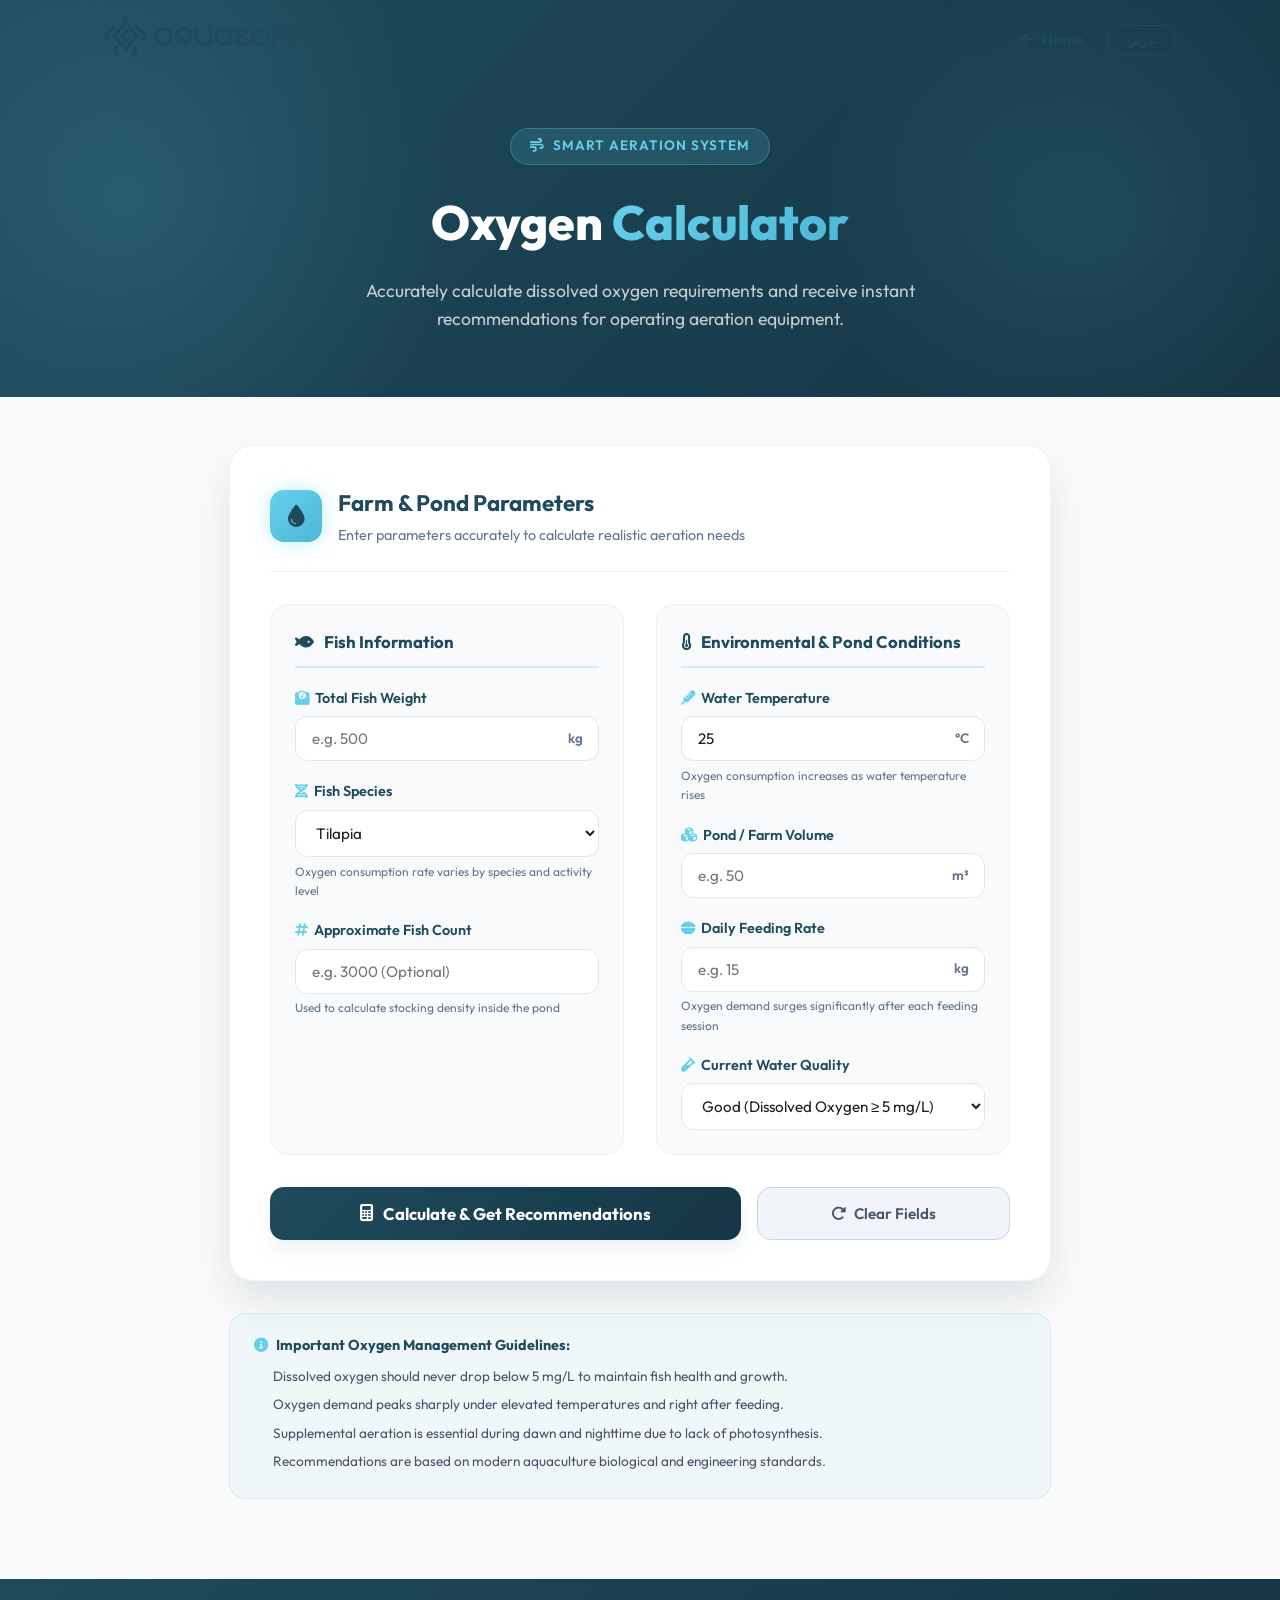
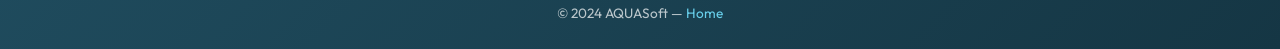
<file: tools/oxygen.html>
<!DOCTYPE html>
<html lang="ar" dir="rtl">
<head>
  <link rel="manifest" href="../manifest.json">
  <meta name="theme-color" content="#1F4B5D">
  <link rel="apple-touch-icon" href="../icons/icon-192x192.png">
  <meta charset="UTF-8">
  <meta name="viewport" content="width=device-width, initial-scale=1.0">
  <title>AQUASoft | حاسبة الأكسجين</title>

  <!-- Fonts -->
  <link rel="preconnect" href="https://fonts.googleapis.com">
  <link rel="preconnect" href="https://fonts.gstatic.com" crossorigin>
  <link href="https://fonts.googleapis.com/css2?family=Outfit:wght@300;400;500;600;700;800&display=swap" rel="stylesheet">
  <link href="https://fonts.googleapis.com/css2?family=Tajawal:wght@300;400;500;700;800&display=swap" rel="stylesheet">

  <!-- FontAwesome -->
  <link rel="stylesheet" href="https://cdnjs.cloudflare.com/ajax/libs/font-awesome/6.4.0/css/all.min.css">

  <style>
    /* ===== Design Tokens (matching main site & feed tool) ===== */
    :root {
      --color-ocean-blue: #1F4B5D;
      --color-aqua: #68CFEB;
      --color-soft-white: #FAFAFA;
      --color-charcoal: #1F1E19;
      --gradient-primary: linear-gradient(135deg, #1F4B5D 0%, #153644 100%);
      --gradient-accent: linear-gradient(135deg, #68CFEB 0%, #4cb8d6 100%);
      --shadow-sm: 0 4px 6px rgba(31, 75, 93, 0.05);
      --shadow-md: 0 10px 20px rgba(31, 75, 93, 0.08);
      --shadow-lg: 0 20px 40px rgba(31, 75, 93, 0.12);
      --shadow-glow: 0 0 20px rgba(104, 207, 235, 0.4);
      --transition: 0.3s cubic-bezier(0.4, 0, 0.2, 1);
      --color-danger: #e53e3e;
      --color-warning: #d97706;
      --color-safe: #059669;
    }

    * {
      margin: 0;
      padding: 0;
      box-sizing: border-box;
    }

    html { scroll-behavior: smooth; }

    body {
      font-family: 'Tajawal', sans-serif;
      background: var(--color-soft-white);
      color: var(--color-charcoal);
      line-height: 1.6;
      min-height: 100vh;
      overflow-x: hidden;
    }

    body.ltr {
      font-family: 'Outfit', sans-serif;
    }

    a { text-decoration: none; color: inherit; transition: var(--transition); }
    ul { list-style: none; }

    /* ===== Navbar ===== */
    .navbar {
      position: fixed;
      top: 0; left: 0; right: 0;
      z-index: 1000;
      padding: 1rem 0;
      transition: var(--transition);
      background: transparent;
    }

    .navbar.scrolled {
      background: rgba(250, 250, 250, 0.95);
      backdrop-filter: blur(10px);
      box-shadow: var(--shadow-sm);
      padding: 0.7rem 0;
    }

    .nav-container {
      max-width: 1200px;
      margin: 0 auto;
      padding: 0 5%;
      display: flex;
      align-items: center;
      justify-content: space-between;
    }

    .logo img {
      height: 40px;
      width: auto;
    }

    .nav-right {
      display: flex;
      align-items: center;
      gap: 1.5rem;
    }

    .back-btn {
      display: flex;
      align-items: center;
      gap: 0.5rem;
      color: var(--color-ocean-blue);
      font-weight: 600;
      font-size: 0.95rem;
      transition: var(--transition);
    }

    .back-btn:hover { opacity: 0.75; }

    #lang-toggle {
      padding: 6px 18px;
      font-size: 13px;
      font-weight: 700;
      border: 1.5px solid var(--color-ocean-blue);
      background: transparent;
      color: var(--color-ocean-blue);
      border-radius: 50px;
      cursor: pointer;
      transition: var(--transition);
      font-family: inherit;
      letter-spacing: 0.3px;
    }

    #lang-toggle:hover {
      background: var(--color-ocean-blue);
      color: #fff;
    }

    /* ===== Page Hero ===== */
    .page-hero {
      background: var(--gradient-primary);
      padding: 8rem 5% 4rem;
      text-align: center;
      position: relative;
      overflow: hidden;
    }

    .page-hero::before {
      content: '';
      position: absolute;
      top: -50%; left: -20%;
      width: 60%;
      height: 200%;
      background: radial-gradient(ellipse, rgba(104,207,235,0.15) 0%, transparent 60%);
      pointer-events: none;
    }

    .page-hero::after {
      content: '';
      position: absolute;
      bottom: -30%; right: -10%;
      width: 50%;
      height: 150%;
      background: radial-gradient(ellipse, rgba(104,207,235,0.1) 0%, transparent 60%);
      pointer-events: none;
    }

    .hero-badge {
      display: inline-flex;
      align-items: center;
      gap: 0.5rem;
      background: rgba(104, 207, 235, 0.15);
      border: 1px solid rgba(104, 207, 235, 0.3);
      color: var(--color-aqua);
      padding: 0.4rem 1.2rem;
      border-radius: 50px;
      font-size: 0.85rem;
      font-weight: 600;
      letter-spacing: 1px;
      text-transform: uppercase;
      margin-bottom: 1.2rem;
    }

    .page-hero h1 {
      color: #fff;
      font-size: clamp(2rem, 5vw, 3rem);
      font-weight: 800;
      margin-bottom: 1rem;
    }

    .page-hero h1 span {
      background: var(--gradient-accent);
      -webkit-background-clip: text;
      -webkit-text-fill-color: transparent;
      background-clip: text;
    }

    .page-hero p {
      color: rgba(255,255,255,0.75);
      font-size: 1.1rem;
      max-width: 650px;
      margin: 0 auto;
    }

    /* ===== Main Content ===== */
    .main-content {
      max-width: 950px;
      margin: 0 auto;
      padding: 3rem 5% 5rem;
    }

    /* ===== Calculator Card ===== */
    .calc-card {
      background: #fff;
      border-radius: 24px;
      padding: 2.5rem;
      box-shadow: var(--shadow-lg);
      border: 1px solid rgba(31, 75, 93, 0.06);
      margin-bottom: 2rem;
    }

    .card-header {
      display: flex;
      align-items: center;
      gap: 1rem;
      margin-bottom: 2rem;
      padding-bottom: 1.5rem;
      border-bottom: 1px solid rgba(31, 75, 93, 0.08);
    }

    .card-icon {
      width: 52px;
      height: 52px;
      background: var(--gradient-accent);
      border-radius: 14px;
      display: flex;
      align-items: center;
      justify-content: center;
      font-size: 1.4rem;
      color: var(--color-ocean-blue);
      flex-shrink: 0;
      box-shadow: var(--shadow-glow);
    }

    .card-header h2 {
      font-size: 1.4rem;
      color: var(--color-ocean-blue);
      font-weight: 700;
    }

    .card-header p {
      color: #64748b;
      font-size: 0.9rem;
      margin-top: 0.15rem;
    }

    /* ===== Form Sections Grid ===== */
    .form-sections {
      display: grid;
      grid-template-columns: 1fr 1fr;
      gap: 2rem;
      margin-bottom: 2rem;
    }

    @media (max-width: 768px) {
      .form-sections {
        grid-template-columns: 1fr;
      }
    }

    .section-block {
      background: #f8fafc;
      padding: 1.5rem;
      border-radius: 18px;
      border: 1px solid #eef2f6;
    }

    .section-title {
      font-size: 1.05rem;
      font-weight: 700;
      color: var(--color-ocean-blue);
      margin-bottom: 1.2rem;
      display: flex;
      align-items: center;
      gap: 0.6rem;
      padding-bottom: 0.6rem;
      border-bottom: 2px solid rgba(104, 207, 235, 0.3);
    }

    .inputs-stack {
      display: flex;
      flex-direction: column;
      gap: 1.2rem;
    }

    .input-group label {
      display: block;
      font-weight: 600;
      color: var(--color-ocean-blue);
      font-size: 0.9rem;
      margin-bottom: 0.4rem;
    }

    .input-group label i {
      color: var(--color-aqua);
      margin-left: 0.4rem;
    }

    html[dir="ltr"] .input-group label i {
      margin-left: 0;
      margin-right: 0.4rem;
    }

    .input-with-unit {
      display: flex;
      align-items: center;
      position: relative;
    }

    .input-group input,
    .input-group select {
      width: 100%;
      padding: 0.75rem 1rem;
      border-radius: 12px;
      border: 1.5px solid #e2e8f0;
      font-size: 0.95rem;
      font-family: inherit;
      color: var(--color-charcoal);
      background: #fff;
      transition: var(--transition);
      outline: none;
    }

    .input-with-unit input {
      padding-left: 3rem;
    }

    html[dir="ltr"] .input-with-unit input {
      padding-left: 1rem;
      padding-right: 3rem;
    }

    .unit-tag {
      position: absolute;
      left: 1rem;
      font-size: 0.85rem;
      color: #64748b;
      font-weight: 600;
      pointer-events: none;
    }

    html[dir="ltr"] .unit-tag {
      left: auto;
      right: 1rem;
    }

    .input-group input:focus,
    .input-group select:focus {
      border-color: var(--color-aqua);
      box-shadow: 0 0 0 3px rgba(104, 207, 235, 0.2);
    }

    .input-hint {
      font-size: 0.75rem;
      color: #64748b;
      margin-top: 0.3rem;
    }

    /* ===== Buttons Action ===== */
    .actions-row {
      display: flex;
      gap: 1rem;
      margin-top: 1rem;
    }

    .calc-btn {
      flex: 2;
      padding: 1rem 2rem;
      background: var(--gradient-primary);
      color: #fff;
      border: none;
      border-radius: 14px;
      font-size: 1.05rem;
      font-weight: 700;
      cursor: pointer;
      transition: var(--transition);
      font-family: inherit;
      display: flex;
      align-items: center;
      justify-content: center;
      gap: 0.6rem;
      box-shadow: var(--shadow-md);
    }

    .calc-btn:hover {
      transform: translateY(-3px);
      box-shadow: 0 15px 30px rgba(31, 75, 93, 0.25);
    }

    .reset-btn {
      flex: 1;
      padding: 1rem 1.5rem;
      background: #f1f5f9;
      color: #475569;
      border: 1.5px solid #cbd5e1;
      border-radius: 14px;
      font-size: 0.95rem;
      font-weight: 600;
      cursor: pointer;
      transition: var(--transition);
      font-family: inherit;
      display: flex;
      align-items: center;
      justify-content: center;
      gap: 0.5rem;
    }

    .reset-btn:hover {
      background: #e2e8f0;
      color: var(--color-ocean-blue);
    }

    /* ===== Error Alert ===== */
    .error-alert {
      background: #fee2e2;
      border: 1.5px solid #f87171;
      color: #991b1b;
      padding: 1rem 1.2rem;
      border-radius: 14px;
      font-size: 0.9rem;
      font-weight: 600;
      margin-top: 1.2rem;
      display: none;
      align-items: center;
      gap: 0.6rem;
    }

    /* ===== Results Section ===== */
    .results-section {
      background: #fff;
      border-radius: 24px;
      padding: 2.5rem;
      box-shadow: var(--shadow-lg);
      border: 1px solid rgba(31, 75, 93, 0.06);
      display: none;
      margin-bottom: 2rem;
    }

    .results-section.visible {
      display: block;
      animation: fadeUp 0.4s ease forwards;
    }

    @keyframes fadeUp {
      from { opacity: 0; transform: translateY(20px); }
      to   { opacity: 1; transform: translateY(0); }
    }

    .results-header {
      display: flex;
      align-items: center;
      gap: 0.8rem;
      margin-bottom: 1.8rem;
      padding-bottom: 1.2rem;
      border-bottom: 1px solid rgba(31, 75, 93, 0.08);
    }

    .results-header h3 {
      font-size: 1.3rem;
      color: var(--color-ocean-blue);
    }

    .dot {
      width: 10px; height: 10px;
      background: var(--color-aqua);
      border-radius: 50%;
      flex-shrink: 0;
    }

    .results-grid {
      display: grid;
      grid-template-columns: repeat(auto-fit, minmax(190px, 1fr));
      gap: 1.2rem;
      margin-bottom: 1.5rem;
    }

    .result-box {
      background: linear-gradient(135deg, #f8fafb, #f1f5f8);
      border-radius: 16px;
      padding: 1.4rem 1.2rem;
      text-align: center;
      border: 1px solid rgba(31, 75, 93, 0.07);
      transition: var(--transition);
      position: relative;
      overflow: hidden;
    }

    .result-box::before {
      content: '';
      position: absolute;
      top: 0; right: 0; left: 0;
      height: 3px;
      background: var(--gradient-accent);
    }

    .result-box:hover {
      transform: translateY(-4px);
      box-shadow: var(--shadow-md);
    }

    .result-icon {
      font-size: 1.5rem;
      margin-bottom: 0.5rem;
    }

    .result-label {
      font-size: 0.85rem;
      color: #64748b;
      font-weight: 500;
      margin-bottom: 0.5rem;
      display: block;
    }

    .result-value {
      font-size: 1.5rem;
      font-weight: 800;
      color: var(--color-ocean-blue);
      display: block;
      line-height: 1.2;
    }

    .result-unit {
      font-size: 0.75rem;
      color: #94a3b8;
      font-weight: 500;
      display: block;
      margin-top: 0.2rem;
    }

    /* ===== Status Box ===== */
    .status-box {
      border-radius: 14px;
      padding: 1.2rem 1.5rem;
      display: flex;
      align-items: center;
      gap: 1rem;
      font-weight: 600;
      font-size: 0.95rem;
      margin-bottom: 1.5rem;
    }

    .status-box.safe   { background: rgba(5, 150, 105, 0.08); border: 1.5px solid rgba(5, 150, 105, 0.25); color: var(--color-safe); }
    .status-box.warn   { background: rgba(217, 119, 6, 0.08); border: 1.5px solid rgba(217, 119, 6, 0.25); color: var(--color-warning); }
    .status-box.danger { background: rgba(229, 62, 62, 0.08); border: 1.5px solid rgba(229, 62, 62, 0.25); color: var(--color-danger); }
    .status-box i { font-size: 1.4rem; flex-shrink: 0; }

    /* ===== Recommendations Card ===== */
    .recommendations-section {
      background: #fff;
      border-radius: 24px;
      padding: 2.5rem;
      box-shadow: var(--shadow-lg);
      border: 1px solid rgba(31, 75, 93, 0.06);
      display: none;
      margin-bottom: 2rem;
    }

    .recommendations-section.visible {
      display: block;
      animation: fadeUp 0.4s ease forwards;
    }

    .recommendations-title {
      color: var(--color-ocean-blue);
      font-size: 1.25rem;
      font-weight: 700;
      margin-bottom: 1.5rem;
      display: flex;
      align-items: center;
      gap: 0.8rem;
      padding-bottom: 1rem;
      border-bottom: 1px solid rgba(31, 75, 93, 0.08);
    }

    .recommendation-list {
      display: flex;
      flex-direction: column;
      gap: 1rem;
    }

    .rec-item {
      background: #f8fafc;
      padding: 1.2rem 1.4rem;
      border-radius: 16px;
      display: flex;
      align-items: flex-start;
      gap: 1rem;
      border: 1px solid #e2e8f0;
      transition: var(--transition);
    }

    .rec-item:hover {
      box-shadow: var(--shadow-sm);
      transform: translateY(-2px);
    }

    .rec-item.rec-urgent {
      background: #fffbeb;
      border-color: #fde68a;
    }

    .rec-item.rec-critical {
      background: #fef2f2;
      border-color: #fecaca;
    }

    .rec-icon {
      font-size: 1.6rem;
      min-width: 40px;
      text-align: center;
    }

    .rec-content { flex: 1; }

    .rec-title {
      font-weight: 700;
      color: var(--color-ocean-blue);
      font-size: 1rem;
      margin-bottom: 0.3rem;
    }

    .rec-desc {
      font-size: 0.9rem;
      color: #334155;
      line-height: 1.5;
    }

    .equipment-badge {
      display: inline-block;
      background: rgba(31, 75, 93, 0.08);
      color: var(--color-ocean-blue);
      padding: 4px 12px;
      border-radius: 20px;
      font-size: 0.8rem;
      font-weight: 600;
      margin-top: 0.6rem;
    }

    /* ===== Info Note ===== */
    .tool-note {
      background: rgba(104, 207, 235, 0.07);
      border: 1px solid rgba(104, 207, 235, 0.2);
      border-radius: 16px;
      padding: 1.2rem 1.5rem;
      font-size: 0.9rem;
      color: #475569;
      margin-top: 1.5rem;
    }

    .tool-note-header {
      font-weight: 700;
      color: var(--color-ocean-blue);
      display: flex;
      align-items: center;
      gap: 0.5rem;
      margin-bottom: 0.6rem;
    }

    .tool-note ul {
      padding-right: 1.2rem;
    }

    html[dir="ltr"] .tool-note ul {
      padding-right: 0;
      padding-left: 1.2rem;
    }

    .tool-note li {
      margin-bottom: 0.4rem;
      font-size: 0.85rem;
    }

    /* ===== Footer ===== */
    .page-footer {
      background: var(--gradient-primary);
      color: rgba(255,255,255,0.7);
      text-align: center;
      padding: 1.5rem;
      font-size: 0.85rem;
    }

    .page-footer a { color: var(--color-aqua); }

    @media (max-width: 640px) {
      .calc-card, .results-section, .recommendations-section { padding: 1.5rem; }
      .actions-row { flex-direction: column; }
      .page-hero { padding: 7rem 5% 3rem; }
    }
  </style>
</head>
<body>

  <!-- Navbar -->
  <nav class="navbar" id="navbar">
    <div class="nav-container">
      <a href="../index.html" class="logo">
        <img src="../images/in ob.png" alt="AQUASoft Logo">
      </a>
      <div class="nav-right">
        <a href="../index.html" class="back-btn" id="back-link">
          <i class="fa-solid fa-arrow-right" id="back-icon"></i>
          <span data-i18n="back">الصفحة الرئيسية</span>
        </a>
        <button id="lang-toggle">English</button>
      </div>
    </div>
  </nav>

  <!-- Page Hero -->
  <section class="page-hero">
    <div class="hero-badge">
      <i class="fa-solid fa-wind"></i>
      <span data-i18n="tool_badge">نظام التهوية الذكي</span>
    </div>
    <h1 data-i18n="page_title">حاسبة <span>الأكسجين</span></h1>
    <p data-i18n="page_subtitle">احسب احتياجات الأكسجين المذاب بدقة واحصل على توصيات فورية لتشغيل معدات التهوية المناسبة.</p>
  </section>

  <!-- Main Content -->
  <main class="main-content">

    <!-- Input Card -->
    <div class="calc-card">
      <div class="card-header">
        <div class="card-icon">
          <i class="fa-solid fa-droplet"></i>
        </div>
        <div>
          <h2 data-i18n="inputs_title">بيانات المزرعة والحوض</h2>
          <p data-i18n="inputs_sub">أدخل البيانات بدقة لحساب الاحتياج الفعلي للتهوية</p>
        </div>
      </div>

      <div class="form-sections">
        <!-- Fish Section -->
        <div class="section-block">
          <div class="section-title">
            <i class="fa-solid fa-fish"></i>
            <span data-i18n="sec_fish">معلومات الأسماك</span>
          </div>
          <div class="inputs-stack">
            <div class="input-group">
              <label for="fish-weight"><i class="fa-solid fa-weight-scale"></i><span data-i18n="lbl_total_weight">الوزن الإجمالي للأسماك</span></label>
              <div class="input-with-unit">
                <input type="number" id="fish-weight" min="0" step="0.1" placeholder="مثال: 500" data-placeholder-ar="مثال: 500" data-placeholder-en="e.g. 500">
                <span class="unit-tag" data-i18n="unit_kg">كجم</span>
              </div>
            </div>

            <div class="input-group">
              <label for="fish-type"><i class="fa-solid fa-dna"></i><span data-i18n="lbl_fish_type">نوع الأسماك</span></label>
              <select id="fish-type">
                <option value="1" data-i18n="fish_tilapia">بلطي</option>
                <option value="1.2" data-i18n="fish_seabass">قاروص</option>
                <option value="0.8" data-i18n="fish_sole">موسى</option>
                <option value="1.1" data-i18n="fish_mullet">بوري</option>
                <option value="0.9" data-i18n="fish_seabream">دنيس</option>
                <option value="1.3" data-i18n="fish_shrimp">جمبري</option>
              </select>
              <div class="input-hint" data-i18n="hint_fish_type">يختلف معدل استهلاك الأكسجين حسب نوع ونشاط الكائن</div>
            </div>

            <div class="input-group">
              <label for="fish-count"><i class="fa-solid fa-hashtag"></i><span data-i18n="lbl_fish_count">عدد الأسماك التقريبي</span></label>
              <input type="number" id="fish-count" min="0" placeholder="مثال: 3000 (اختياري)" data-placeholder-ar="مثال: 3000 (اختياري)" data-placeholder-en="e.g. 3000 (Optional)">
              <div class="input-hint" data-i18n="hint_fish_count">يُستخدم لحساب الكثافة السمكية في الحوض</div>
            </div>
          </div>
        </div>

        <!-- Environmental Section -->
        <div class="section-block">
          <div class="section-title">
            <i class="fa-solid fa-temperature-half"></i>
            <span data-i18n="sec_env">الظروف البيئية والحوض</span>
          </div>
          <div class="inputs-stack">
            <div class="input-group">
              <label for="water-temp"><i class="fa-solid fa-thermometer"></i><span data-i18n="lbl_water_temp">درجة حرارة الماء</span></label>
              <div class="input-with-unit">
                <input type="number" id="water-temp" min="0" max="45" value="25" placeholder="25" data-placeholder-ar="25" data-placeholder-en="25">
                <span class="unit-tag">°C</span>
              </div>
              <div class="input-hint" data-i18n="hint_water_temp">يزداد استهلاك الأكسجين بارتفاع درجة الحرارة</div>
            </div>

            <div class="input-group">
              <label for="pond-volume"><i class="fa-solid fa-cubes"></i><span data-i18n="lbl_pond_volume">حجم الحوض / المزرعة</span></label>
              <div class="input-with-unit">
                <input type="number" id="pond-volume" min="0" step="0.1" placeholder="مثال: 50" data-placeholder-ar="مثال: 50" data-placeholder-en="e.g. 50">
                <span class="unit-tag" data-i18n="unit_m3">م³</span>
              </div>
            </div>

            <div class="input-group">
              <label for="feeding-rate"><i class="fa-solid fa-bowl-food"></i><span data-i18n="lbl_feeding_rate">معدل التغذية اليومي</span></label>
              <div class="input-with-unit">
                <input type="number" id="feeding-rate" min="0" step="0.1" placeholder="مثال: 15" data-placeholder-ar="مثال: 15" data-placeholder-en="e.g. 15">
                <span class="unit-tag" data-i18n="unit_kg">كجم</span>
              </div>
              <div class="input-hint" data-i18n="hint_feeding_rate">يزداد الطلب على الأكسجين بنسبة كبيرة بعد التغذية</div>
            </div>

            <div class="input-group">
              <label for="water-quality"><i class="fa-solid fa-vial"></i><span data-i18n="lbl_water_quality">جودة المياه الحالية</span></label>
              <select id="water-quality">
                <option value="1" data-i18n="wq_good">جيدة (أكسجين مذاب ≥ 5 ملغم/لتر)</option>
                <option value="1.2" data-i18n="wq_medium">متوسطة (أكسجين مذاب 3-5 ملغم/لتر)</option>
                <option value="1.5" data-i18n="wq_poor">ضعيفة (أكسجين مذاب &lt; 3 ملغم/لتر)</option>
              </select>
            </div>
          </div>
        </div>
      </div>

      <!-- Action Buttons -->
      <div class="actions-row">
        <button class="calc-btn" id="calc-btn">
          <i class="fa-solid fa-calculator"></i>
          <span data-i18n="calc_btn">احسب وقدّم التوصيات</span>
        </button>
        <button class="reset-btn" id="reset-btn">
          <i class="fa-solid fa-rotate-right"></i>
          <span data-i18n="reset_btn">مسح الحقول</span>
        </button>
      </div>

      <!-- Error Alert -->
      <div class="error-alert" id="error">
        <i class="fa-solid fa-circle-exclamation"></i>
        <span id="error-msg"></span>
      </div>
    </div>

    <!-- Results Section -->
    <div class="results-section" id="results">
      <div class="results-header">
        <div class="dot"></div>
        <h3 data-i18n="results_title">نتائج حساب الأكسجين</h3>
      </div>

      <div class="results-grid">
        <div class="result-box">
          <div class="result-icon">🐟</div>
          <span class="result-label" data-i18n="res_basic">استهلاك الأسماك الأساسي</span>
          <span class="result-value" id="basic-consumption">—</span>
          <span class="result-unit" data-i18n="unit_ghr">جم/ساعة</span>
        </div>

        <div class="result-box">
          <div class="result-icon">🦠</div>
          <span class="result-label" data-i18n="res_bacteria">استهلاك البكتيريا والرواسب</span>
          <span class="result-value" id="bacteria-consumption">—</span>
          <span class="result-unit" data-i18n="unit_ghr">جم/ساعة</span>
        </div>

        <div class="result-box">
          <div class="result-icon">⚡</div>
          <span class="result-label" data-i18n="res_total_daily">الاستهلاك الإجمالي اليومي</span>
          <span class="result-value" id="total-consumption">—</span>
          <span class="result-unit" data-i18n="unit_kgday">كجم/يوم</span>
        </div>

        <div class="result-box">
          <div class="result-icon">🛡️</div>
          <span class="result-label" data-i18n="res_min_req">الحد الأدنى المطلوب بالحوض</span>
          <span class="result-value" id="min-required">—</span>
          <span class="result-unit" data-i18n="unit_g">جم</span>
        </div>
      </div>

      <!-- Status Indicator -->
      <div class="status-box safe" id="status-box">
        <i class="fa-solid fa-circle-check" id="status-icon"></i>
        <span id="status-text">—</span>
      </div>
    </div>

    <!-- Recommendations Section -->
    <div class="recommendations-section" id="recommendations">
      <div class="recommendations-title">
        <i class="fa-solid fa-lightbulb" style="color: var(--color-aqua);"></i>
        <span data-i18n="rec_title">توصيات تشغيل معدات التهوية والإدارة</span>
      </div>
      <div class="recommendation-list" id="recommendation-list">
        <!-- Dynamically filled -->
      </div>
    </div>

    <!-- Notes Card -->
    <div class="tool-note">
      <div class="tool-note-header">
        <i class="fa-solid fa-circle-info" style="color: var(--color-aqua);"></i>
        <span data-i18n="notes_header">إرشادات هامة لإدارة الأكسجين:</span>
      </div>
      <ul>
        <li data-i18n="note_1">يجب ألا يقل مستوى الأكسجين المذاب عن 5 ملغم/لتر للحفاظ على صحة ونمو الأسماك.</li>
        <li data-i18n="note_2">يزداد استهلاك الأكسجين بصورة حادة عند ارتفاع درجات الحرارة وبعد التغذية مباشرة.</li>
        <li data-i18n="note_3">يُفضل تشغيل التهوية الإضافية في أوقات الفجر والليل بسبب انعدام البناء الضوئي.</li>
        <li data-i18n="note_4">التوصيات مبنية على أحدث المعايير الهندسية والبيولوجية للاستزراع المائي المكثف.</li>
      </ul>
    </div>

  </main>

  <!-- Footer -->
  <footer class="page-footer">
    <p>&copy; 2024 AQUASoft &mdash; <a href="../index.html" data-i18n="footer_home">الصفحة الرئيسية</a></p>
  </footer>

  <script>
    // ============================================================
    // TRANSLATIONS DICTIONARY
    // ============================================================
    const t = {
      ar: {
        back: 'الصفحة الرئيسية',
        tool_badge: 'نظام التهوية الذكي',
        page_title: 'حاسبة <span>الأكسجين</span>',
        page_subtitle: 'احسب احتياجات الأكسجين المذاب بدقة واحصل على توصيات فورية لتشغيل معدات التهوية المناسبة.',
        inputs_title: 'بيانات المزرعة والحوض',
        inputs_sub: 'أدخل البيانات بدقة لحساب الاحتياج الفعلي للتهوية',
        sec_fish: 'معلومات الأسماك',
        lbl_total_weight: 'الوزن الإجمالي للأسماك',
        lbl_fish_type: 'نوع الأسماك',
        fish_tilapia: 'بلطي',
        fish_seabass: 'قاروص',
        fish_sole: 'موسى',
        fish_mullet: 'بوري',
        fish_seabream: 'دنيس',
        fish_shrimp: 'جمبري',
        hint_fish_type: 'يختلف معدل استهلاك الأكسجين حسب نوع ونشاط الكائن',
        lbl_fish_count: 'عدد الأسماك التقريبي',
        hint_fish_count: 'يُستخدم لحساب الكثافة السمكية في الحوض',
        sec_env: 'الظروف البيئية والحوض',
        lbl_water_temp: 'درجة حرارة الماء',
        hint_water_temp: 'يزداد استهلاك الأكسجين بارتفاع درجة الحرارة',
        lbl_pond_volume: 'حجم الحوض / المزرعة',
        lbl_feeding_rate: 'معدل التغذية اليومي',
        hint_feeding_rate: 'يزداد الطلب على الأكسجين بنسبة كبيرة بعد التغذية',
        lbl_water_quality: 'جودة المياه الحالية',
        wq_good: 'جيدة (أكسجين مذاب ≥ 5 ملغم/لتر)',
        wq_medium: 'متوسطة (أكسجين مذاب 3-5 ملغم/لتر)',
        wq_poor: 'ضعيفة (أكسجين مذاب < 3 ملغم/لتر)',
        calc_btn: 'احسب وقدّم التوصيات',
        reset_btn: 'مسح الحقول',
        results_title: 'نتائج حساب الأكسجين',
        res_basic: 'استهلاك الأسماك الأساسي',
        res_bacteria: 'استهلاك البكتيريا والرواسب',
        res_total_daily: 'الاستهلاك الإجمالي اليومي',
        res_min_req: 'الحد الأدنى المطلوب بالحوض',
        unit_kg: 'كجم',
        unit_m3: 'م³',
        unit_ghr: 'جم/ساعة',
        unit_kgday: 'كجم/يوم',
        unit_g: 'جم',
        rec_title: 'توصيات تشغيل معدات التهوية والإدارة',
        notes_header: 'إرشادات هامة لإدارة الأكسجين:',
        note_1: 'يجب ألا يقل مستوى الأكسجين المذاب عن 5 ملغم/لتر للحفاظ على صحة ونمو الأسماك.',
        note_2: 'يزداد استهلاك الأكسجين بصورة حادة عند ارتفاع درجات الحرارة وبعد التغذية مباشرة.',
        note_3: 'يُفضل تشغيل التهوية الإضافية في أوقات الفجر والليل بسبب انعدام البناء الضوئي.',
        note_4: 'التوصيات مبنية على أحدث المعايير الهندسية والبيولوجية للاستزراع المائي المكثف.',
        footer_home: 'الصفحة الرئيسية',
        err_weight: 'برجاء إدخال وزن صحيح للأسماك (أكبر من الصفر).',
        err_temp: 'برجاء إدخال درجة حرارة ماء صحيحة (بين 0 و 45 درجة مئوية).',
        density_label: 'الكثافة',
        density_unit: 'سمكة/م³',
        status_danger_severe: 'خطر شديد — احتياج مرتفع جداً للأكسجين. خطر نقص حاد ووفيات!',
        status_danger: 'خطر — احتياج مرتفع للأكسجين. يلزم تشغيل أقصى تهوية فوراً!',
        status_warn: 'تحذير — احتياج متزايد للأكسجين. راقب جودة المياه وزد التهوية.',
        status_safe: 'حالة ممتازة — استهلاك مستقر، استمر في خطة التهوية المعتادة.',
        rec_stable_title: 'الوضع مستقر',
        rec_stable_desc: 'جميع المؤشرات ضمن المعدلات الطبيعية. استمر في المراقبة اليومية لجودة المياه.',
        rec_stable_badge: 'جدول صيانة دوري للمعدات كل أسبوعين',
        rec_eq_title: 'توصية معدات التهوية',
        rec_eq_badge: 'الاحتياج المقدر',
        rec_eq_small: 'مروحة هواء صغيرة (Air Pump) بقدرة 50-100 وات تعمل لمدة 12 ساعة يومياً.',
        rec_eq_diffuser: 'ناشر هواء (Diffuser) بقدرة 0.75 كيلووات + مروحة احتياطية.',
        rec_eq_aspirator: 'شفاط سطحي (Aspirator) بقدرة 1.5 كيلووات يعمل 18 ساعة يومياً.',
        rec_eq_paddle: 'عجلة مجدافية (Paddlewheel) بقدرة 2.2 كيلووات + شفاط مساعد.',
        rec_eq_dual: 'نظام تهوية مزدوج: 2 عجلة مجدافية (2.2 كيلووات) + منفاخ هواء مركزي. تشغيل مستمر 24 ساعة.',
        rec_eq_small_pond: 'حجم الحوض صغير بالنسبة للاحتياج، زد التهوية فوراً.',
        rec_dur_title: 'توصية مدة التشغيل',
        rec_dur_badge: 'المدة المقترحة',
        rec_dur_heatwave: 'تشغيل مستمر 24 ساعة خلال موجات الحر وارتفاع الحرارة.',
        rec_dur_12h: 'تشغيل متقطع: 4 ساعات صباحاً، 4 ساعات مساءً، 4 ساعات ليلاً.',
        rec_dur_8h: 'تشغيل لمدة 8 ساعات موزعة على فترات ارتفاع النشاط والحرارة.',
        rec_dur_6h: 'تشغيل لمدة 4-6 ساعات يومياً مع التركيز على فترة الفجر.',
        rec_dur_feed_extra: 'زيادة التهوية لمدة ساعتين إضافيتين بعد كل وجبة تغذية.',
        rec_den_title: 'توصية الكثافة السمكية',
        rec_den_badge: 'الكثافة الحالية',
        rec_den_critical: 'الكثافة مرتفعة جداً! يوصى بتقسيم الأسماك على أحواض إضافية لتفادي الاختناق. الكثافة المثالية 20-30 سمكة/م³.',
        rec_den_urgent: 'الكثافة مرتفعة. راقب الأكسجين بشكل مكثف وزد ساعات التهوية.',
        rec_den_acceptable: 'الكثافة مقبولة. استمر في المراقبة مع زيادة التهوية وقت ارتفاع الحرارة.',
        rec_den_good: 'الكثافة ممتازة ومثالية للنمو السريع.',
        rec_feed_title: 'توصية التغذية',
        rec_feed_badge: 'كمية العلف اليومية',
        rec_feed_extreme_temp: 'درجة حرارة مرتفعة جداً! قلل العلف بنسبة 30-40% لتجنب الإجهاد واستهلاك الأكسجين.',
        rec_feed_high_temp: 'حرارة مرتفعة. قلل العلف بنسبة 20% ووزع الوجبات على 3-4 مرات يومياً.',
        rec_feed_wq_poor: 'جودة المياه غير مثالية. قلل العلف مؤقتاً بنسبة 15% حتى تعود المؤشرات لطبيعتها.',
        rec_feed_large: 'كميات علف كبيرة. تأكد من توزيع الوجبات بدقة وتجنب بقاء أي فائض في القاع.',
        rec_feed_normal: 'معدل التغذية مناسب وممتاز.',
        rec_wq_title: 'توصية تحسين جودة المياه',
        rec_wq_poor: 'جودة المياه ضعيفة جداً! قم بتغيير 30-40% من المياه فوراً، وأضف بكتيريا نافعة.',
        rec_wq_medium: 'جودة المياه متوسطة. قم بتغيير 20% من المياه، ونظف الفلاتر والرواسب.'
      },
      en: {
        back: 'Home',
        tool_badge: 'Smart Aeration System',
        page_title: 'Oxygen <span>Calculator</span>',
        page_subtitle: 'Accurately calculate dissolved oxygen requirements and receive instant recommendations for operating aeration equipment.',
        inputs_title: 'Farm & Pond Parameters',
        inputs_sub: 'Enter parameters accurately to calculate realistic aeration needs',
        sec_fish: 'Fish Information',
        lbl_total_weight: 'Total Fish Weight',
        lbl_fish_type: 'Fish Species',
        fish_tilapia: 'Tilapia',
        fish_seabass: 'Seabass',
        fish_sole: 'Sole',
        fish_mullet: 'Mullet',
        fish_seabream: 'Seabream',
        fish_shrimp: 'Shrimp',
        hint_fish_type: 'Oxygen consumption rate varies by species and activity level',
        lbl_fish_count: 'Approximate Fish Count',
        hint_fish_count: 'Used to calculate stocking density inside the pond',
        sec_env: 'Environmental & Pond Conditions',
        lbl_water_temp: 'Water Temperature',
        hint_water_temp: 'Oxygen consumption increases as water temperature rises',
        lbl_pond_volume: 'Pond / Farm Volume',
        lbl_feeding_rate: 'Daily Feeding Rate',
        hint_feeding_rate: 'Oxygen demand surges significantly after each feeding session',
        lbl_water_quality: 'Current Water Quality',
        wq_good: 'Good (Dissolved Oxygen ≥ 5 mg/L)',
        wq_medium: 'Medium (Dissolved Oxygen 3-5 mg/L)',
        wq_poor: 'Poor (Dissolved Oxygen < 3 mg/L)',
        calc_btn: 'Calculate & Get Recommendations',
        reset_btn: 'Clear Fields',
        results_title: 'Oxygen Calculation Results',
        res_basic: 'Basal Fish Consumption',
        res_bacteria: 'Microbial & Waste Consumption',
        res_total_daily: 'Total Daily Consumption',
        res_min_req: 'Minimum Reservoir Required',
        unit_kg: 'kg',
        unit_m3: 'm³',
        unit_ghr: 'g/hr',
        unit_kgday: 'kg/day',
        unit_g: 'g',
        rec_title: 'Aeration Equipment & Management Recommendations',
        notes_header: 'Important Oxygen Management Guidelines:',
        note_1: 'Dissolved oxygen should never drop below 5 mg/L to maintain fish health and growth.',
        note_2: 'Oxygen demand peaks sharply under elevated temperatures and right after feeding.',
        note_3: 'Supplemental aeration is essential during dawn and nighttime due to lack of photosynthesis.',
        note_4: 'Recommendations are based on modern aquaculture biological and engineering standards.',
        footer_home: 'Home',
        err_weight: 'Please enter a valid fish weight (greater than zero).',
        err_temp: 'Please enter a valid water temperature (between 0 and 45 °C).',
        density_label: 'Density',
        density_unit: 'fish/m³',
        status_danger_severe: 'Severe Danger — Extremely high oxygen demand. High risk of hypoxia and mortality!',
        status_danger: 'Danger — High oxygen demand. Run maximum aeration immediately!',
        status_warn: 'Warning — Elevated oxygen consumption. Monitor water quality and increase aeration.',
        status_safe: 'Optimal Status — Stable oxygen consumption. Maintain regular aeration schedule.',
        rec_stable_title: 'Conditions Stable',
        rec_stable_desc: 'All parameters are within normal ranges. Continue daily water quality monitoring.',
        rec_stable_badge: 'Bi-weekly routine equipment maintenance schedule',
        rec_eq_title: 'Aeration Equipment Recommendation',
        rec_eq_badge: 'Estimated Need',
        rec_eq_small: 'Small Air Pump (50-100W) operating 12 hours daily.',
        rec_eq_diffuser: 'Air Diffuser (0.75 kW) + backup air blower.',
        rec_eq_aspirator: 'Surface Aspirator (1.5 kW) operating 18 hours daily.',
        rec_eq_paddle: 'Paddlewheel Aerator (2.2 kW) + auxiliary aspirator.',
        rec_eq_dual: 'Dual System: 2x Paddlewheels (2.2 kW each) + central blower with continuous 24h operation.',
        rec_eq_small_pond: 'Pond volume is small relative to oxygen demand, increase aeration immediately.',
        rec_dur_title: 'Operating Duration Recommendation',
        rec_dur_badge: 'Suggested Duration',
        rec_dur_heatwave: 'Continuous 24h operation during heatwaves and extreme temperature periods.',
        rec_dur_12h: 'Intermittent operation: 4h morning, 4h evening, 4h night (12 hours total).',
        rec_dur_8h: '8 hours operation distributed over high activity and temperature peaks.',
        rec_dur_6h: '4-6 hours daily operation focused around pre-dawn hours.',
        rec_dur_feed_extra: 'Extend aeration for 2 extra hours following each feeding meal.',
        rec_den_title: 'Stocking Density Recommendation',
        rec_den_badge: 'Current Density',
        rec_den_critical: 'Density is critically high! Split fish into additional ponds to prevent oxygen depletion. Ideal is 20-30 fish/m³.',
        rec_den_urgent: 'Density is high. Closely track dissolved oxygen and increase aeration hours.',
        rec_den_acceptable: 'Density is acceptable. Maintain monitoring and increase aeration during heat spikes.',
        rec_den_good: 'Density is optimal for healthy and rapid growth.',
        rec_feed_title: 'Feeding Recommendation',
        rec_feed_badge: 'Daily Feed Amount',
        rec_feed_extreme_temp: 'Extreme water temperature! Reduce feed by 30-40% to alleviate thermal stress and oxygen depletion.',
        rec_feed_high_temp: 'High temperature. Reduce feed by 20% and distribute into 3-4 daily meals.',
        rec_feed_wq_poor: 'Suboptimal water quality. Temporarily cut feed by 15% until parameters recover.',
        rec_feed_large: 'Large feed volumes. Ensure proper portioning and avoid uneaten feed accumulation.',
        rec_feed_normal: 'Feeding rate is well-balanced and optimal.',
        rec_wq_title: 'Water Quality Improvement Recommendation',
        rec_wq_poor: 'Water quality is poor! Perform an immediate 30-40% water exchange and dose beneficial nitrifying bacteria.',
        rec_wq_medium: 'Water quality is moderate. Exchange 20% water, clean filters and monitor ammonia levels.'
      }
    };

    // ============================================================
    // STATE & LOGIC
    // ============================================================
    let currentLang = localStorage.getItem('aqasoft_lang') || 'ar';
    let lastCalcData = null;

    function applyLang(lang) {
      currentLang = lang;
      localStorage.setItem('aqasoft_lang', lang);

      const isAr = lang === 'ar';
      document.documentElement.lang = lang;
      document.documentElement.dir = isAr ? 'rtl' : 'ltr';
      document.body.classList.toggle('ltr', !isAr);

      document.getElementById('lang-toggle').textContent = isAr ? 'English' : 'عربي';

      const backIcon = document.getElementById('back-icon');
      if (backIcon) {
        backIcon.className = isAr ? 'fa-solid fa-arrow-right' : 'fa-solid fa-arrow-left';
      }

      // Translate tagged elements
      document.querySelectorAll('[data-i18n]').forEach(el => {
        const key = el.getAttribute('data-i18n');
        if (t[lang] && t[lang][key] !== undefined) {
          el.innerHTML = t[lang][key];
        }
      });

      // Translate placeholders
      document.querySelectorAll('[data-placeholder-' + lang + ']').forEach(el => {
        el.placeholder = el.getAttribute('data-placeholder-' + lang);
      });

      // Retranslate select options
      const fishSelect = document.getElementById('fish-type');
      if (fishSelect) {
        Array.from(fishSelect.options).forEach(opt => {
          const key = opt.getAttribute('data-i18n');
          if (key && t[lang][key]) opt.textContent = t[lang][key];
        });
      }

      const wqSelect = document.getElementById('water-quality');
      if (wqSelect) {
        Array.from(wqSelect.options).forEach(opt => {
          const key = opt.getAttribute('data-i18n');
          if (key && t[lang][key]) opt.textContent = t[lang][key];
        });
      }

      // Re-render calculation results and recommendations if visible
      if (lastCalcData && document.getElementById('results').classList.contains('visible')) {
        renderResultsAndRecommendations(lastCalcData);
      }
    }

    document.getElementById('lang-toggle').addEventListener('click', () => {
      applyLang(currentLang === 'ar' ? 'en' : 'ar');
    });

    // ============================================================
    // CALCULATION LOGIC
    // ============================================================
    const weightInput = document.getElementById('fish-weight');
    const fishTypeSelect = document.getElementById('fish-type');
    const fishCountInput = document.getElementById('fish-count');
    const waterTempInput = document.getElementById('water-temp');
    const pondVolumeInput = document.getElementById('pond-volume');
    const feedingRateInput = document.getElementById('feeding-rate');
    const waterQualitySelect = document.getElementById('water-quality');
    const calcBtn = document.getElementById('calc-btn');
    const resetBtn = document.getElementById('reset-btn');
    const errorElement = document.getElementById('error');
    const errorMsg = document.getElementById('error-msg');
    const resultsElement = document.getElementById('results');
    const recommendationsElement = document.getElementById('recommendations');

    function showError(msg) {
      errorMsg.textContent = msg;
      errorElement.style.display = 'flex';
      resultsElement.classList.remove('visible');
      recommendationsElement.classList.remove('visible');
    }

    function clearError() {
      errorElement.style.display = 'none';
    }

    function calculateOxygen() {
      clearError();

      const fishWeight = parseFloat(weightInput.value);
      const fishTypeFactor = parseFloat(fishTypeSelect.value);
      const fishCount = parseFloat(fishCountInput.value) || 0;
      const waterTemp = parseFloat(waterTempInput.value);
      const pondVolume = parseFloat(pondVolumeInput.value) || 0;
      const feedingRate = parseFloat(feedingRateInput.value) || 0;
      const waterQualityFactor = parseFloat(waterQualitySelect.value);

      if (isNaN(fishWeight) || fishWeight <= 0) {
        showError(t[currentLang].err_weight);
        return;
      }

      if (isNaN(waterTemp) || waterTemp < 0 || waterTemp > 45) {
        showError(t[currentLang].err_temp);
        return;
      }

      // 1. Basic fish oxygen consumption (mg/hr per kg)
      const baseRate = 300 + (waterTemp * 2);
      const basicConsumption = fishWeight * baseRate * fishTypeFactor;

      // 2. Bacteria and microorganism consumption (from waste and feed)
      const bacteriaConsumption = feedingRate * 500 * waterQualityFactor;

      // 3. Total daily consumption (convert from mg/hr to kg/day)
      const totalHourlyConsumption = basicConsumption + bacteriaConsumption;
      const totalDailyConsumption = (totalHourlyConsumption * 24) / 1000000;

      // 4. Minimum oxygen required in water (mg)
      const minOxygenRequired = 5 * pondVolume * 1000;

      // 5. Density
      let density = 0;
      if (fishCount > 0 && pondVolume > 0) {
        density = fishCount / pondVolume;
      }

      lastCalcData = {
        fishWeight,
        fishTypeFactor,
        fishCount,
        waterTemp,
        pondVolume,
        feedingRate,
        waterQualityFactor,
        basicConsumption,
        bacteriaConsumption,
        totalHourlyConsumption,
        totalDailyConsumption,
        minOxygenRequired,
        density
      };

      renderResultsAndRecommendations(lastCalcData);

      resultsElement.classList.add('visible');
      recommendationsElement.classList.add('visible');
      resultsElement.scrollIntoView({ behavior: 'smooth', block: 'nearest' });
    }

    function renderResultsAndRecommendations(data) {
      const lang = currentLang;

      // Render Results Cards
      document.getElementById('basic-consumption').textContent = (data.basicConsumption / 1000).toLocaleString(lang === 'ar' ? 'ar-EG' : 'en-US', { maximumFractionDigits: 2 });
      document.getElementById('bacteria-consumption').textContent = (data.bacteriaConsumption / 1000).toLocaleString(lang === 'ar' ? 'ar-EG' : 'en-US', { maximumFractionDigits: 2 });
      document.getElementById('total-consumption').textContent = data.totalDailyConsumption.toLocaleString(lang === 'ar' ? 'ar-EG' : 'en-US', { maximumFractionDigits: 3 });
      document.getElementById('min-required').textContent = (data.minOxygenRequired / 1000).toLocaleString(lang === 'ar' ? 'ar-EG' : 'en-US', { maximumFractionDigits: 2 });

      // Determine Status Indicator
      const consumptionPerKg = data.totalHourlyConsumption / data.fishWeight;
      const statusBox = document.getElementById('status-box');
      const statusIcon = document.getElementById('status-icon');
      const statusText = document.getElementById('status-text');

      statusBox.className = 'status-box';

      let densityInfo = '';
      if (data.density > 0) {
        densityInfo = ` • ${t[lang].density_label}: ${data.density.toLocaleString(lang === 'ar' ? 'ar-EG' : 'en-US', { maximumFractionDigits: 1 })} ${t[lang].density_unit}`;
      }

      if (consumptionPerKg > 500 || data.waterTemp > 32) {
        statusBox.classList.add('danger');
        statusIcon.className = 'fa-solid fa-triangle-exclamation';
        statusText.textContent = t[lang].status_danger_severe + densityInfo;
      } else if (consumptionPerKg > 380 || data.waterTemp > 30) {
        statusBox.classList.add('danger');
        statusIcon.className = 'fa-solid fa-triangle-exclamation';
        statusText.textContent = t[lang].status_danger + densityInfo;
      } else if (consumptionPerKg > 300 || data.waterQualityFactor > 1.2) {
        statusBox.classList.add('warn');
        statusIcon.className = 'fa-solid fa-circle-exclamation';
        statusText.textContent = t[lang].status_warn + densityInfo;
      } else {
        statusBox.classList.add('safe');
        statusIcon.className = 'fa-solid fa-circle-check';
        statusText.textContent = t[lang].status_safe + densityInfo;
      }

      // Generate Recommendations
      generateRecommendations(data);
    }

    function generateRecommendations(data) {
      const list = document.getElementById('recommendation-list');
      list.innerHTML = '';
      const lang = currentLang;

      const hourlyNeedKg = data.totalDailyConsumption / 24;
      const needGramsPerHour = hourlyNeedKg * 1000;

      // 1. Aeration equipment recommendation
      let eqText = '';
      let eqClass = '';
      let eqIcon = '⚙️';

      if (needGramsPerHour <= 500) {
        eqText = t[lang].rec_eq_small;
        eqIcon = '🪭';
      } else if (needGramsPerHour <= 1500) {
        eqText = t[lang].rec_eq_diffuser;
        eqIcon = '💨';
      } else if (needGramsPerHour <= 3000) {
        eqText = t[lang].rec_eq_aspirator;
        eqClass = 'rec-urgent';
        eqIcon = '🌀';
      } else if (needGramsPerHour <= 5000) {
        eqText = t[lang].rec_eq_paddle;
        eqClass = 'rec-urgent';
        eqIcon = '⚙️';
      } else {
        eqText = t[lang].rec_eq_dual;
        eqClass = 'rec-critical';
        eqIcon = '🚨';
      }

      if (data.pondVolume > 0 && data.pondVolume < 100 && needGramsPerHour > 200) {
        eqText += ' ⚠️ ' + t[lang].rec_eq_small_pond;
        eqClass = 'rec-critical';
      }

      const eqRec = document.createElement('div');
      eqRec.className = `rec-item ${eqClass}`;
      eqRec.innerHTML = `
        <div class="rec-icon">${eqIcon}</div>
        <div class="rec-content">
          <div class="rec-title">${t[lang].rec_eq_title}</div>
          <div class="rec-desc">${eqText}</div>
          <div class="equipment-badge">📊 ${t[lang].rec_eq_badge}: ${hourlyNeedKg.toFixed(2)} ${t[lang].unit_kgday.replace('يوم','ساعة').replace('day','hr')}</div>
        </div>
      `;
      list.appendChild(eqRec);

      // 2. Operating Duration Recommendation
      let durText = '';
      let durBadge = '';
      let durIcon = '⏰';

      if (data.waterTemp > 30) {
        durText = t[lang].rec_dur_heatwave;
        durBadge = '24 ' + (lang === 'ar' ? 'ساعة' : 'hours');
        durIcon = '🌡️';
      } else if (hourlyNeedKg > 3) {
        durText = t[lang].rec_dur_12h;
        durBadge = '12 ' + (lang === 'ar' ? 'ساعة' : 'hours');
        durIcon = '🌙';
      } else if (hourlyNeedKg > 1.5) {
        durText = t[lang].rec_dur_8h;
        durBadge = '8 ' + (lang === 'ar' ? 'ساعات' : 'hours');
        durIcon = '⏲️';
      } else {
        durText = t[lang].rec_dur_6h;
        durBadge = '4-6 ' + (lang === 'ar' ? 'ساعات' : 'hours');
        durIcon = '☀️';
      }

      if (data.feedingRate > 10) {
        durText += ' ⚠️ ' + t[lang].rec_dur_feed_extra;
      }

      const durRec = document.createElement('div');
      durRec.className = 'rec-item';
      durRec.innerHTML = `
        <div class="rec-icon">${durIcon}</div>
        <div class="rec-content">
          <div class="rec-title">${t[lang].rec_dur_title}</div>
          <div class="rec-desc">${durText}</div>
          <div class="equipment-badge">⏱️ ${t[lang].rec_dur_badge}: ${durBadge}</div>
        </div>
      `;
      list.appendChild(durRec);

      // 3. Stocking Density Recommendation
      if (data.density > 0) {
        let denText = '';
        let denClass = '';
        let denIcon = '🐟';

        if (data.density > 50) {
          denText = t[lang].rec_den_critical;
          denClass = 'rec-critical';
          denIcon = '🚨';
        } else if (data.density > 30) {
          denText = t[lang].rec_den_urgent;
          denClass = 'rec-urgent';
          denIcon = '⚠️';
        } else if (data.density > 20) {
          denText = t[lang].rec_den_acceptable;
          denIcon = '📊';
        } else {
          denText = t[lang].rec_den_good;
          denIcon = '👍';
        }

        const denRec = document.createElement('div');
        denRec.className = `rec-item ${denClass}`;
        denRec.innerHTML = `
          <div class="rec-icon">${denIcon}</div>
          <div class="rec-content">
            <div class="rec-title">${t[lang].rec_den_title}</div>
            <div class="rec-desc">${denText}</div>
            <div class="equipment-badge">📈 ${t[lang].rec_den_badge}: ${data.density.toFixed(1)} ${t[lang].density_unit}</div>
          </div>
        `;
        list.appendChild(denRec);
      }

      // 4. Feeding Recommendation
      if (data.feedingRate > 0) {
        let feedText = '';
        let feedIcon = '🍽️';

        if (data.waterTemp > 32) {
          feedText = t[lang].rec_feed_extreme_temp;
          feedIcon = '🌡️';
        } else if (data.waterTemp > 30) {
          feedText = t[lang].rec_feed_high_temp;
          feedIcon = '⚠️';
        } else if (data.waterQualityFactor > 1.2) {
          feedText = t[lang].rec_feed_wq_poor;
          feedIcon = '💧';
        } else if (data.feedingRate > 50) {
          feedText = t[lang].rec_feed_large;
          feedIcon = '📦';
        } else {
          feedText = t[lang].rec_feed_normal;
          feedIcon = '✅';
        }

        const feedRec = document.createElement('div');
        feedRec.className = 'rec-item';
        feedRec.innerHTML = `
          <div class="rec-icon">${feedIcon}</div>
          <div class="rec-content">
            <div class="rec-title">${t[lang].rec_feed_title}</div>
            <div class="rec-desc">${feedText}</div>
            <div class="equipment-badge">🍽️ ${t[lang].rec_feed_badge}: ${data.feedingRate.toFixed(1)} ${t[lang].unit_kg}</div>
          </div>
        `;
        list.appendChild(feedRec);
      }

      // 5. Water Quality Recommendation
      if (data.waterQualityFactor >= 1.2) {
        let wqText = data.waterQualityFactor >= 1.5 ? t[lang].rec_wq_poor : t[lang].rec_wq_medium;
        let wqClass = data.waterQualityFactor >= 1.5 ? 'rec-critical' : 'rec-urgent';
        let wqIcon = data.waterQualityFactor >= 1.5 ? '🔴' : '🟡';

        const wqRec = document.createElement('div');
        wqRec.className = `rec-item ${wqClass}`;
        wqRec.innerHTML = `
          <div class="rec-icon">${wqIcon}</div>
          <div class="rec-content">
            <div class="rec-title">${t[lang].rec_wq_title}</div>
            <div class="rec-desc">${wqText}</div>
          </div>
        `;
        list.appendChild(wqRec);
      }
    }

    function resetForm() {
      weightInput.value = '';
      fishCountInput.value = '';
      pondVolumeInput.value = '';
      feedingRateInput.value = '';
      waterTempInput.value = '25';
      fishTypeSelect.value = '1';
      waterQualitySelect.value = '1';

      clearError();
      lastCalcData = null;
      resultsElement.classList.remove('visible');
      recommendationsElement.classList.remove('visible');
      weightInput.focus();
    }

    calcBtn.addEventListener('click', calculateOxygen);
    resetBtn.addEventListener('click', resetForm);

    [weightInput, fishCountInput, waterTempInput, pondVolumeInput, feedingRateInput].forEach(inp => {
      inp.addEventListener('keyup', (e) => {
        if (e.key === 'Enter') calculateOxygen();
      });
      inp.addEventListener('input', clearError);
    });

    window.addEventListener('scroll', () => {
      document.getElementById('navbar').classList.toggle('scrolled', window.scrollY > 50);
    });

    // Init
    applyLang(currentLang);
  </script>
</body>
</html>
</file>
<file: style.css>
:root {
    /* Color Palette */
    --color-ocean-blue: #1F4B5D;
    --color-aqua: #68CFEB;
    --color-soft-white: #FAFAFA;
    --color-charcoal: #1F1E19;
    
    /* Gradients */
    --gradient-primary: linear-gradient(135deg, var(--color-ocean-blue) 0%, #153644 100%);
    --gradient-accent: linear-gradient(135deg, var(--color-aqua) 0%, #4cb8d6 100%);
    
    /* Typography */
    --font-main: 'Outfit', sans-serif;
    
    /* Shadows */
    --shadow-sm: 0 4px 6px rgba(31, 75, 93, 0.05);
    --shadow-md: 0 10px 20px rgba(31, 75, 93, 0.08);
    --shadow-lg: 0 20px 40px rgba(31, 75, 93, 0.12);
    --shadow-glow: 0 0 20px rgba(104, 207, 235, 0.4);
    
    /* Transitions */
    --transition-fast: 0.2s ease;
    --transition-normal: 0.3s cubic-bezier(0.4, 0, 0.2, 1);
}

* {
    margin: 0;
    padding: 0;
    box-sizing: border-box;
}

html {
    scroll-behavior: smooth;
}

body {
    font-family: var(--font-main);
    background-color: var(--color-soft-white);
    color: var(--color-charcoal);
    line-height: 1.6;
    overflow-x: hidden;
}

a {
    text-decoration: none;
    color: inherit;
    transition: var(--transition-normal);
}

ul {
    list-style: none;
}

.container {
    max-width: 1200px;
    margin: 0 auto;
    padding: 0 5%;
}

/* Typography elements */
h1, h2, h3, h4 {
    font-weight: 700;
    line-height: 1.2;
    color: var(--color-ocean-blue);
}

.section-header {
    margin-bottom: 3rem;
}

.section-header.center {
    text-align: center;
}

.subtitle {
    display: inline-block;
    color: var(--color-aqua);
    font-weight: 600;
    text-transform: uppercase;
    letter-spacing: 2px;
    font-size: 0.85rem;
    margin-bottom: 0.5rem;
}

.section-header h2 {
    font-size: 2.5rem;
}

/* Buttons */
.btn {
    display: inline-block;
    padding: 0.8rem 2rem;
    border-radius: 50px;
    font-weight: 600;
    cursor: pointer;
    transition: var(--transition-normal);
    border: 2px solid transparent;
}

.btn-primary {
    background: var(--gradient-accent);
    color: var(--color-ocean-blue);
    box-shadow: var(--shadow-md);
}

.btn-primary:hover {
    transform: translateY(-3px);
    box-shadow: var(--shadow-glow);
}

.btn-outline {
    border-color: var(--color-ocean-blue);
    color: var(--color-ocean-blue);
}

.btn-outline:hover {
    background-color: var(--color-ocean-blue);
    color: var(--color-soft-white);
}

.btn-light {
    border-color: var(--color-soft-white);
    color: var(--color-soft-white);
}

.btn-light:hover {
    background-color: var(--color-soft-white);
    color: var(--color-ocean-blue);
}

/* Navbar */
.navbar {
    position: fixed;
    top: 0;
    left: 0;
    width: 100%;
    padding: 1.5rem 0;
    z-index: 1000;
    transition: var(--transition-normal);
    background: transparent;
}

.navbar.scrolled {
    background: rgba(250, 250, 250, 0.95);
    backdrop-filter: blur(10px);
    padding: 1rem 0;
    box-shadow: var(--shadow-sm);
}

.nav-container {
    display: flex;
    justify-content: space-between;
    align-items: center;
}

.nav-actions {
    display: flex;
    align-items: center;
    gap: 12px;
}

/* PWA Install Button */
.btn-pwa-install {
    display: none;
    align-items: center;
    gap: 8px;
    padding: 6px 16px;
    border-radius: 50px;
    background: var(--gradient-accent);
    color: var(--color-ocean-blue);
    font-weight: 700;
    font-size: 13px;
    border: none;
    cursor: pointer;
    box-shadow: 0 4px 12px rgba(104, 207, 235, 0.35);
    transition: var(--transition-normal);
    font-family: inherit;
}

.btn-pwa-install:hover {
    transform: translateY(-2px);
    box-shadow: 0 6px 18px rgba(104, 207, 235, 0.5);
}

.btn-pwa-install i {
    font-size: 14px;
}

.logo {
    font-size: 1.8rem;
    font-weight: 800;
    color: var(--color-ocean-blue);
    display: flex;
    align-items: center;
}

.logo span {
    color: var(--color-aqua);
}

.site-logo {
    height: 48px;
    width: auto;
    object-fit: contain;
    display: block;
}

.nav-links {
    display: flex;
    gap: 2rem;
}

.nav-links a {
    font-weight: 500;
    color: var(--color-charcoal);
    position: relative;
}

.nav-links a::after {
    content: '';
    position: absolute;
    bottom: -5px;
    left: 0;
    width: 0;
    height: 2px;
    background: var(--color-aqua);
    transition: var(--transition-fast);
}

.nav-links a:hover::after {
    width: 100%;
}

.mobile-menu-btn {
    display: none;
    font-size: 1.5rem;
    cursor: pointer;
    color: var(--color-ocean-blue);
}

/* Hero Section */
.hero {
    position: relative;
    min-height: 100vh;
    display: flex;
    align-items: center;
    padding-top: 80px;
    overflow: hidden;
    background-color: var(--color-soft-white);
}

.hero-bg-shapes {
    position: absolute;
    top: 0;
    left: 0;
    width: 100%;
    height: 100%;
    z-index: 0;
    overflow: hidden;
}

.shape {
    position: absolute;
    border-radius: 50%;
    filter: blur(80px);
    opacity: 0.6;
}

.shape-1 {
    top: -10%;
    right: -5%;
    width: 500px;
    height: 500px;
    background: var(--color-aqua);
}

.shape-2 {
    bottom: -10%;
    left: -10%;
    width: 600px;
    height: 600px;
    background: var(--color-ocean-blue);
    opacity: 0.1;
}

.hero-content {
    display: grid;
    grid-template-columns: 1fr 1fr;
    gap: 4rem;
    align-items: center;
    position: relative;
    z-index: 1;
}

.hero-text h1 {
    font-size: 4rem;
    margin-bottom: 1.5rem;
    color: var(--color-ocean-blue);
}

.hero-text h1 span {
    color: var(--color-aqua);
}

.hero-text p {
    font-size: 1.2rem;
    color: var(--color-charcoal);
    margin-bottom: 2.5rem;
    opacity: 0.8;
    max-width: 500px;
}

.hero-actions {
    display: flex;
    gap: 1rem;
}

/* Hero Visual */
.hero-image-wrapper {
    position: relative;
    height: 500px;
    display: flex;
    justify-content: center;
    align-items: center;
}

.hero-visual-circle {
    width: 380px;
    height: 380px;
    border-radius: 50%;
    background: var(--gradient-primary);
    display: flex;
    justify-content: center;
    align-items: center;
    box-shadow: var(--shadow-lg);
    position: relative;
    animation: float 6s ease-in-out infinite;
}

.placeholder-icon {
    font-size: 8rem;
    color: var(--color-aqua);
    opacity: 0.8;
}

.glass-card {
    position: absolute;
    background: rgba(250, 250, 250, 0.7);
    backdrop-filter: blur(12px);
    border: 1px solid rgba(255, 255, 255, 0.5);
    padding: 1rem 1.5rem;
    border-radius: 20px;
    display: flex;
    align-items: center;
    gap: 1rem;
    box-shadow: var(--shadow-md);
    z-index: 2;
}

.main-stats-card {
    top: 10%;
    right: -5%;
    animation: float 5s ease-in-out infinite 1s;
}

.secondary-stats-card {
    bottom: 15%;
    left: -10%;
    animation: float 7s ease-in-out infinite 0.5s;
}

.stat-icon {
    width: 45px;
    height: 45px;
    border-radius: 50%;
    background: var(--color-aqua);
    color: var(--color-ocean-blue);
    display: flex;
    justify-content: center;
    align-items: center;
    font-size: 1.2rem;
}

.stat-info h3 {
    font-size: 1.1rem;
    color: var(--color-ocean-blue);
}

.stat-info p {
    font-size: 0.8rem;
    color: var(--color-charcoal);
    opacity: 0.7;
    margin: 0;
}

@keyframes float {
    0% { transform: translateY(0px); }
    50% { transform: translateY(-20px); }
    100% { transform: translateY(0px); }
}

/* About Section */
.about {
    padding: 6rem 0;
    background: #fff;
}

.about-container {
    display: grid;
    grid-template-columns: 1fr 1fr;
    gap: 4rem;
    align-items: center;
}

.about-image {
    position: relative;
}

.image-grid {
    display: grid;
    grid-template-columns: 1fr 1fr;
    gap: 1rem;
}

.grid-item {
    border-radius: 20px;
    background: var(--gradient-primary);
    min-height: 200px;
}

.img-1 {
    grid-column: 1 / 3;
    min-height: 250px;
    
    border-bottom-right-radius: 80px;
    background: linear-gradient(135deg, rgba(31,75,93,0.9), rgba(31,75,93,0.8));
}

.img-2 {
    background: var(--color-aqua);
    border-top-left-radius: 60px;
}

.experience-badge {
    position: absolute;
    bottom: -20px;
    right: 20px;
    background: var(--color-ocean-blue);
    color: var(--color-soft-white);
    padding: 1.5rem;
    border-radius: 20px;
    text-align: center;
    box-shadow: var(--shadow-lg);
    border: 4px solid #fff;
}

.experience-badge span {
    font-size: 2.5rem;
    font-weight: 800;
    color: var(--color-aqua);
    line-height: 1;
}

.experience-badge p {
    font-size: 0.9rem;
    margin-top: 0.5rem;
}

.about-text .lead-text {
    font-size: 1.15rem;
    font-weight: 500;
    color: var(--color-ocean-blue);
    margin-bottom: 1.5rem;
}

.about-text p {
    margin-bottom: 1.2rem;
    color: var(--color-charcoal);
    opacity: 0.8;
}

.features-list {
    margin-top: 2rem;
}

.features-list li {
    display: flex;
    align-items: center;
    gap: 0.8rem;
    margin-bottom: 0.8rem;
    font-weight: 600;
    color: var(--color-ocean-blue);
}

.features-list i {
    color: var(--color-aqua);
}

/* Tools Section */
.tools {
    padding: 6rem 0;
    background-color: var(--color-soft-white);
}

.tools-grid {
    display: grid;
    grid-template-columns: repeat(auto-fill, minmax(280px, 1fr));
    gap: 2rem;
    margin-top: 3rem;
}

.tool-card {
    background: #fff;
    padding: 2.5rem 2rem;
    border-radius: 24px;
    box-shadow: var(--shadow-sm);
    transition: var(--transition-normal);
    position: relative;
    overflow: hidden;
    z-index: 1;
    border: 1px solid rgba(31, 75, 93, 0.05);
}

.tool-card::before {
    content: '';
    position: absolute;
    top: 0;
    left: 0;
    width: 100%;
    height: 100%;
    background: var(--gradient-primary);
    z-index: -1;
    transform: scaleY(0);
    transform-origin: bottom;
    transition: transform 0.4s cubic-bezier(0.4, 0, 0.2, 1);
}

.tool-card:hover {
    transform: translateY(-10px);
    box-shadow: var(--shadow-lg);
}

.tool-card:hover::before {
    transform: scaleY(1);
}

.tool-icon {
    width: 60px;
    height: 60px;
    background: rgba(104, 207, 235, 0.15);
    color: var(--color-ocean-blue);
    border-radius: 16px;
    display: flex;
    justify-content: center;
    align-items: center;
    font-size: 1.8rem;
    margin-bottom: 1.5rem;
    transition: var(--transition-normal);
}

.tool-card:hover .tool-icon {
    background: rgba(255, 255, 255, 0.2);
    color: var(--color-aqua);
}

.tool-card h3 {
    font-size: 1.3rem;
    margin-bottom: 1rem;
    transition: var(--transition-normal);
}

.tool-card p {
    font-size: 0.95rem;
    color: var(--color-charcoal);
    opacity: 0.7;
    margin-bottom: 1.5rem;
    transition: var(--transition-normal);
}

.tool-card:hover h3, .tool-card:hover p {
    color: var(--color-soft-white);
}

.tool-link {
    font-weight: 600;
    color: var(--color-ocean-blue);
    display: flex;
    align-items: center;
    gap: 0.5rem;
    font-size: 0.95rem;
    transition: var(--transition-normal);
}

.tool-card:hover .tool-link {
    color: var(--color-aqua);
}

.tool-link i {
    transition: transform 0.3s ease;
}

.tool-card:hover .tool-link i {
    transform: translateX(5px);
}

/* Resources Section */
.resources {
    padding: 6rem 0;
    background: #fff;
}

.resources-grid {
    display: grid;
    grid-template-columns: 1fr 1fr;
    gap: 2rem;
}

.resource-card {
    position: relative;
    border-radius: 24px;
    overflow: hidden;
    min-height: 350px;
    display: flex;
    align-items: flex-end;
    padding: 3rem;
}

.resource-bg {
    position: absolute;
    top: 0;
    left: 0;
    width: 100%;
    height: 100%;
    background-size: cover;
    background-position: center;
    transition: transform 0.5s ease;
    z-index: 1;
}

.resource-card:hover .resource-bg {
    transform: scale(1.05);
}

.lib-bg {
    background: linear-gradient(to top, rgba(31, 75, 93, 0.9), rgba(31, 75, 93, 0.3)), url('https://images.unsplash.com/photo-1532012197267-da84d127e765?auto=format&fit=crop&q=80') center/cover;
}

.course-bg {
    background: linear-gradient(to top, rgba(31, 75, 93, 0.9), rgba(31, 75, 93, 0.3)), url('https://images.unsplash.com/photo-1516321318423-f06f85e504b3?auto=format&fit=crop&q=80') center/cover;
}

.resource-content {
    position: relative;
    z-index: 2;
    color: var(--color-soft-white);
}

.resource-content h3 {
    color: var(--color-soft-white);
    font-size: 2rem;
    margin-bottom: 0.5rem;
}

.resource-content p {
    font-size: 1rem;
    margin-bottom: 1.5rem;
    opacity: 0.9;
    max-width: 80%;
}

/* Contact Section */
.contact {
    padding: 6rem 0;
    background-color: var(--color-soft-white);
}

.contact-cards {
    display: grid;
    grid-template-columns: 1fr 1fr;
    gap: 2rem;
    max-width: 800px;
    margin: 0 auto;
}

.contact-card {
    background: #fff;
    padding: 3rem 2rem;
    border-radius: 24px;
    text-align: center;
    box-shadow: var(--shadow-sm);
    border: 1px solid rgba(31, 75, 93, 0.05);
    transition: var(--transition-normal);
}

.contact-card:hover {
    transform: translateY(-5px);
    box-shadow: var(--shadow-md);
}

.contact-icon {
    width: 60px;
    height: 60px;
    background: rgba(104, 207, 235, 0.15);
    color: var(--color-ocean-blue);
    border-radius: 50%;
    display: flex;
    justify-content: center;
    align-items: center;
    font-size: 1.8rem;
    margin: 0 auto 1.5rem auto;
    transition: var(--transition-normal);
}

.contact-card:hover .contact-icon {
    background: var(--color-aqua);
    color: var(--color-ocean-blue);
}

.contact-card h3 {
    margin-bottom: 0.5rem;
    font-size: 1.5rem;
}

.contact-card p {
    color: var(--color-charcoal);
    opacity: 0.7;
    margin-bottom: 1.5rem;
}

.contact-link {
    font-size: 1.1rem;
    font-weight: 600;
    color: var(--color-ocean-blue);
}

.contact-link:hover {
    color: var(--color-aqua);
}

/* Footer */
footer {
    background: var(--color-ocean-blue);
    color: var(--color-soft-white);
    padding: 4rem 0 0 0;
}

.footer-container {
    display: grid;
    grid-template-columns: 2fr 1fr 1fr;
    gap: 4rem;
    margin-bottom: 3rem;
}

.footer-logo {
    color: var(--color-soft-white);
    margin-bottom: 1rem;
}

.footer-brand p {
    opacity: 0.7;
    max-width: 350px;
    font-size: 0.95rem;
}

.footer-links h4, .footer-contact h4 {
    color: var(--color-aqua);
    margin-bottom: 1.5rem;
    font-size: 1.2rem;
}

.footer-links ul li {
    margin-bottom: 0.8rem;
}

.footer-links a {
    opacity: 0.7;
}

.footer-links a:hover {
    opacity: 1;
    color: var(--color-aqua);
}

.footer-contact p {
    opacity: 0.7;
    margin-bottom: 0.8rem;
    display: flex;
    align-items: center;
    gap: 0.8rem;
}

.social-links {
    display: flex;
    gap: 1rem;
    margin-top: 1.5rem;
}

.social-links a {
    width: 40px;
    height: 40px;
    background: rgba(255, 255, 255, 0.1);
    display: flex;
    justify-content: center;
    align-items: center;
    border-radius: 50%;
    color: var(--color-soft-white);
}

.social-links a:hover {
    background: var(--color-aqua);
    color: var(--color-ocean-blue);
    transform: translateY(-3px);
}

.footer-bottom {
    border-top: 1px solid rgba(255, 255, 255, 0.1);
    padding: 2rem 0;
    text-align: center;
    font-size: 0.9rem;
    opacity: 0.6;
}

/* ===== Responsive Design ===== */

/* Tablet landscape */
@media (max-width: 1100px) {
    .hero-text h1 {
        font-size: 3.2rem;
    }
    .tools-grid {
        grid-template-columns: repeat(auto-fill, minmax(240px, 1fr));
    }
}

/* Tablet */
@media (max-width: 992px) {
    .hero-content {
        grid-template-columns: 1fr;
        text-align: center;
        gap: 2.5rem;
    }
    .hero-text p {
        margin: 0 auto 2rem auto;
    }
    .hero-actions {
        justify-content: center;
        flex-wrap: wrap;
    }
    .hero-image-wrapper {
        height: 360px;
    }
    .hero-visual-circle {
        width: 280px;
        height: 280px;
    }
    .placeholder-icon {
        font-size: 6rem;
    }
    .about-container {
        grid-template-columns: 1fr;
        gap: 3rem;
    }
    .about-image {
        max-width: 500px;
        margin: 0 auto;
    }
    .resources-grid {
        grid-template-columns: 1fr;
    }
    .contact-cards {
        max-width: 600px;
    }
    .section-header h2 {
        font-size: 2rem;
    }
}

/* Mobile landscape + small tablets */
@media (max-width: 768px) {
    /* Navbar */
    .nav-links {
        display: none;
    }
    .mobile-menu-btn {
        display: flex;
        align-items: center;
        justify-content: center;
    }
    .nav-actions {
        gap: 8px;
    }
    .btn-pwa-install span {
        display: none;
    }
    .btn-pwa-install {
        padding: 6px 10px;
        border-radius: 50%;
        width: 36px;
        height: 36px;
        justify-content: center;
    }
    .nav-links.active {
        display: flex;
        flex-direction: column;
        position: absolute;
        top: 100%;
        left: 0;
        width: 100%;
        background: var(--color-soft-white);
        padding: 1.5rem 2rem;
        box-shadow: var(--shadow-md);
        text-align: center;
        gap: 1.2rem;
        z-index: 999;
    }

    /* Hero */
    .hero {
        padding-top: 90px;
        min-height: auto;
        padding-bottom: 4rem;
    }
    .hero-text h1 {
        font-size: 2.4rem;
        line-height: 1.25;
    }
    .hero-text p {
        font-size: 1rem;
    }
    .hero-actions {
        gap: 0.8rem;
    }
    .hero-actions .btn {
        padding: 0.7rem 1.5rem;
        font-size: 0.9rem;
    }
    .hero-image-wrapper {
        height: 300px;
    }
    .hero-visual-circle {
        width: 220px;
        height: 220px;
    }
    .placeholder-icon {
        font-size: 4.5rem;
    }
    .glass-card {
        padding: 0.7rem 1rem;
        border-radius: 14px;
        gap: 0.6rem;
    }
    .main-stats-card {
        top: 5%;
        right: 0;
    }
    .secondary-stats-card {
        bottom: 5%;
        left: 0;
    }
    .stat-icon {
        width: 36px;
        height: 36px;
        font-size: 1rem;
    }
    .stat-info h3 {
        font-size: 0.9rem;
    }
    .stat-info p {
        font-size: 0.72rem;
    }

    /* About */
    .about {
        padding: 4rem 0;
    }
    .image-grid {
        gap: 0.7rem;
    }
    .grid-item {
        min-height: 150px;
    }
    .img-1 {
        min-height: 180px;
        width: 340px;
    }
    .experience-badge {
        bottom: -15px;
        right: 10px;
        padding: 1rem;
    }
    .experience-badge span {
        font-size: 2rem;
    }
    .section-header h2 {
        font-size: 1.8rem;
    }

    /* Tools */
    .tools {
        padding: 4rem 0;
    }
    .tools-grid {
        grid-template-columns: 1fr 1fr;
        gap: 1.2rem;
        margin-top: 2rem;
    }
    .tool-card {
        padding: 1.5rem 1.2rem;
        border-radius: 18px;
    }
    .tool-icon {
        width: 48px;
        height: 48px;
        font-size: 1.4rem;
        margin-bottom: 1rem;
    }
    .tool-card h3 {
        font-size: 1rem;
        margin-bottom: 0.5rem;
    }
    .tool-card p {
        font-size: 0.82rem;
        margin-bottom: 1rem;
    }

    /* Resources */
    .resources {
        padding: 4rem 0;
    }
    .resource-card {
        min-height: 280px;
        padding: 2rem;
    }
    .resource-content h3 {
        font-size: 1.6rem;
    }
    .resource-content p {
        max-width: 100%;
        font-size: 0.9rem;
    }

    /* Contact */
    .contact {
        padding: 4rem 0;
    }
    .contact-cards {
        grid-template-columns: 1fr;
        gap: 1.2rem;
        max-width: 400px;
    }
    .contact-card {
        padding: 2rem 1.5rem;
    }

    /* Footer */
    .footer-container {
        grid-template-columns: 1fr;
        gap: 2rem;
    }
    footer {
        padding: 3rem 0 0 0;
    }
}

/* Mobile portrait (small phones) */
@media (max-width: 480px) {
    .container {
        padding: 0 4%;
    }
    .hero-text h1 {
        font-size: 2rem;
    }
    .hero-text p {
        font-size: 0.95rem;
    }
    .hero-actions {
        flex-direction: column;
        align-items: center;
    }
    .hero-actions .btn {
        width: 100%;
        max-width: 260px;
        text-align: center;
    }
    .hero-image-wrapper {
        height: 260px;
    }
    .hero-visual-circle {
        width: 190px;
        height: 190px;
    }
    .placeholder-icon {
        font-size: 3.5rem;
    }
    .tools-grid {
        grid-template-columns: 1fr;
    }
    .tool-card {
        padding: 1.5rem;
    }
    .section-header h2 {
        font-size: 1.6rem;
    }
    .subtitle {
        font-size: 0.75rem;
        letter-spacing: 1.5px;
    }
    .resource-card {
        min-height: 250px;
        padding: 1.5rem;
    }
    .resource-content h3 {
        font-size: 1.4rem;
    }
    .contact-card {
        padding: 1.5rem 1rem;
    }
    .contact-icon {
        width: 50px;
        height: 50px;
        font-size: 1.4rem;
    }
    .footer-container {
        gap: 1.5rem;
    }
    .footer-brand p {
        font-size: 0.85rem;
    }
}

/* ===== Language Switcher ===== */
.lang-switcher {
    display: flex;
    align-items: center;
}

#lang-toggle {
    padding: 6px 16px;
    font-size: 13px;
    font-weight: 600;
    border: 1.5px solid var(--color-ocean-blue);
    background: transparent;
    color: var(--color-ocean-blue);
    border-radius: 8px;
    cursor: pointer;
    transition: var(--transition-normal);
    letter-spacing: 0.5px;
    font-family: var(--font-main);
}

#lang-toggle:hover {
    background: var(--color-ocean-blue);
    color: #fff;
}

/* ===== RTL (Arabic) overrides ===== */
[dir="rtl"] body {
    font-family: 'Tajawal', 'Outfit', sans-serif;
}

[dir="rtl"] .nav-container {
    flex-direction: row-reverse;
}

[dir="rtl"] .nav-links {
    direction: rtl;
}

[dir="rtl"] .lang-switcher {
    margin-left: 0;
    margin-right: 20px;
}

[dir="rtl"] .hero-content {
    direction: rtl;
    text-align: right;
}

[dir="rtl"] .hero-actions {
    justify-content: flex-start;
}

@media (max-width: 992px) {
    [dir="rtl"] .hero-content {
        text-align: center;
    }
    [dir="rtl"] .hero-actions {
        justify-content: center;
    }
}

@media (max-width: 768px) {
    [dir="rtl"] .nav-links.active {
        text-align: center;
    }
    [dir="rtl"] .hero-actions {
        flex-wrap: wrap;
    }
}

[dir="rtl"] .about-container {
    direction: rtl;
}

[dir="rtl"] .about-text {
    text-align: right;
}

[dir="rtl"] .features-list li {
    text-align: right;
}

[dir="rtl"] .section-header.center,
[dir="rtl"] .section-header {
    text-align: right;
}

[dir="rtl"] .section-header.center {
    text-align: center;
}

[dir="rtl"] .tool-card {
    text-align: right;
}

[dir="rtl"] .resource-content {
    text-align: right;
}

[dir="rtl"] .contact-container,
[dir="rtl"] .contact-card {
    text-align: right;
}

[dir="rtl"] .footer-container {
    direction: rtl;
    text-align: right;
}

[dir="rtl"] .footer-brand p {
    text-align: right;
}

[dir="rtl"] .footer-bottom {
    text-align: center;
}

[dir="rtl"] .glass-card {
    text-align: right;
}

[dir="rtl"] .tool-link i,
[dir="rtl"] .fa-arrow-right {
    transform: scaleX(-1);
    display: inline-block;
}

/* ============================================================
   WEATHER SECTION
   ============================================================ */
.weather-section {
    padding: 5rem 0 4rem;
    background: linear-gradient(180deg, #f0f9fc 0%, var(--color-soft-white) 100%);
    position: relative;
    overflow: hidden;
}

.weather-section::before {
    content: '';
    position: absolute;
    top: -60px; right: -60px;
    width: 300px; height: 300px;
    background: radial-gradient(circle, rgba(104,207,235,0.12) 0%, transparent 70%);
    pointer-events: none;
}

/* Location bar */
.weather-location-bar {
    display: flex;
    align-items: center;
    justify-content: space-between;
    background: #fff;
    border: 1px solid rgba(104,207,235,0.3);
    border-radius: 14px;
    padding: 0.75rem 1.25rem;
    margin-bottom: 2rem;
    box-shadow: var(--shadow-sm);
    gap: 1rem;
}

.weather-location-bar #weather-location-info {
    display: flex;
    align-items: center;
    gap: 0.6rem;
    color: var(--color-ocean-blue);
    font-weight: 600;
    font-size: 0.95rem;
}

.weather-location-bar #weather-location-info i {
    color: var(--color-aqua);
    font-size: 1.1rem;
}

.btn-weather-refresh {
    background: none;
    border: 1.5px solid rgba(104,207,235,0.5);
    border-radius: 50%;
    width: 38px; height: 38px;
    display: flex; align-items: center; justify-content: center;
    color: var(--color-ocean-blue);
    cursor: pointer;
    transition: var(--transition-normal);
    flex-shrink: 0;
}

.btn-weather-refresh:hover {
    background: var(--color-aqua);
    border-color: var(--color-aqua);
    color: #fff;
    transform: rotate(90deg);
}

/* Loading */
.weather-loading {
    display: flex;
    flex-direction: column;
    align-items: center;
    gap: 1rem;
    padding: 3rem 0;
    color: var(--color-ocean-blue);
    font-weight: 500;
}

.weather-spinner {
    width: 48px; height: 48px;
    border: 4px solid rgba(104,207,235,0.25);
    border-top-color: var(--color-aqua);
    border-radius: 50%;
    animation: weatherSpin 0.85s linear infinite;
}

@keyframes weatherSpin {
    to { transform: rotate(360deg); }
}

/* Error */
.weather-error {
    flex-direction: column;
    align-items: center;
    gap: 1rem;
    padding: 3rem 0;
    text-align: center;
    color: #c0392b;
}

.weather-error i {
    font-size: 2.5rem;
    color: #e74c3c;
}

/* 7-day cards grid */
.weather-cards-grid {
    display: grid;
    grid-template-columns: repeat(7, 1fr);
    gap: 0.85rem;
    margin-bottom: 2rem;
}

@media (max-width: 1024px) {
    .weather-cards-grid { grid-template-columns: repeat(4, 1fr); }
}
@media (max-width: 640px) {
    .weather-cards-grid { grid-template-columns: repeat(2, 1fr); }
}
@media (max-width: 380px) {
    .weather-cards-grid { grid-template-columns: 1fr; }
}

.weather-day-card {
    background: #fff;
    border-radius: 16px;
    padding: 1.1rem 0.75rem;
    display: flex;
    flex-direction: column;
    align-items: center;
    gap: 0.45rem;
    box-shadow: var(--shadow-sm);
    border: 1.5px solid rgba(104,207,235,0.15);
    transition: var(--transition-normal);
    text-align: center;
}

.weather-day-card:hover {
    transform: translateY(-4px);
    box-shadow: var(--shadow-md);
    border-color: var(--color-aqua);
}

.weather-today {
    background: var(--gradient-primary);
    border-color: transparent;
    color: #fff;
}

.weather-today .wdc-day,
.weather-today .wdc-desc,
.weather-today .wdc-tmin,
.weather-today .wdc-detail {
    color: rgba(255,255,255,0.85) !important;
}

.weather-today .wdc-tmax {
    color: #fff !important;
}

.wdc-day {
    font-size: 0.75rem;
    font-weight: 700;
    text-transform: uppercase;
    letter-spacing: 0.5px;
    color: var(--color-ocean-blue);
}

.wdc-icon {
    font-size: 2.2rem;
    line-height: 1;
}

.wdc-desc {
    font-size: 0.72rem;
    color: #64748b;
    font-weight: 500;
}

.wdc-temps {
    display: flex;
    gap: 0.5rem;
    align-items: baseline;
}

.wdc-tmax {
    font-size: 1.4rem;
    font-weight: 800;
    color: var(--color-ocean-blue);
}

.wdc-tmin {
    font-size: 0.9rem;
    font-weight: 500;
    color: #94a3b8;
}

.wdc-details {
    width: 100%;
    display: flex;
    flex-direction: column;
    gap: 0.25rem;
    margin-top: 0.25rem;
    border-top: 1px solid rgba(104,207,235,0.2);
    padding-top: 0.5rem;
}

.weather-today .wdc-details {
    border-top-color: rgba(255,255,255,0.2);
}

.wdc-detail {
    font-size: 0.7rem;
    color: #64748b;
    display: flex;
    align-items: center;
    gap: 0.3rem;
    justify-content: center;
}

.wdc-detail i {
    font-size: 0.65rem;
    color: var(--color-aqua);
}

.weather-today .wdc-detail i {
    color: rgba(255,255,255,0.7);
}

/* UV Badges */
.uv-badge {
    display: inline-block;
    padding: 0.1rem 0.45rem;
    border-radius: 20px;
    font-size: 0.62rem;
    font-weight: 700;
    letter-spacing: 0.3px;
}

.uv-low       { background: #d1fae5; color: #065f46; }
.uv-moderate  { background: #fef9c3; color: #713f12; }
.uv-high      { background: #fed7aa; color: #7c2d12; }
.uv-very-high { background: #fecaca; color: #7f1d1d; }
.uv-extreme   { background: #e9d5ff; color: #4c1d95; }

/* Summary bar */
.weather-summary-bar {
    display: flex;
    flex-wrap: wrap;
    gap: 1rem;
    background: #fff;
    border-radius: 16px;
    padding: 1.25rem 1.5rem;
    border: 1.5px solid rgba(104,207,235,0.25);
    box-shadow: var(--shadow-sm);
    justify-content: space-around;
}

.summary-item {
    display: flex;
    align-items: center;
    gap: 0.75rem;
}

.summary-item > i {
    font-size: 1.5rem;
    color: var(--color-aqua);
    flex-shrink: 0;
}

.summary-item > div {
    display: flex;
    flex-direction: column;
}

.summary-label {
    font-size: 0.72rem;
    font-weight: 600;
    color: #94a3b8;
    text-transform: uppercase;
    letter-spacing: 0.5px;
}

.summary-value {
    font-size: 1.1rem;
    font-weight: 800;
    color: var(--color-ocean-blue);
}
</file>
